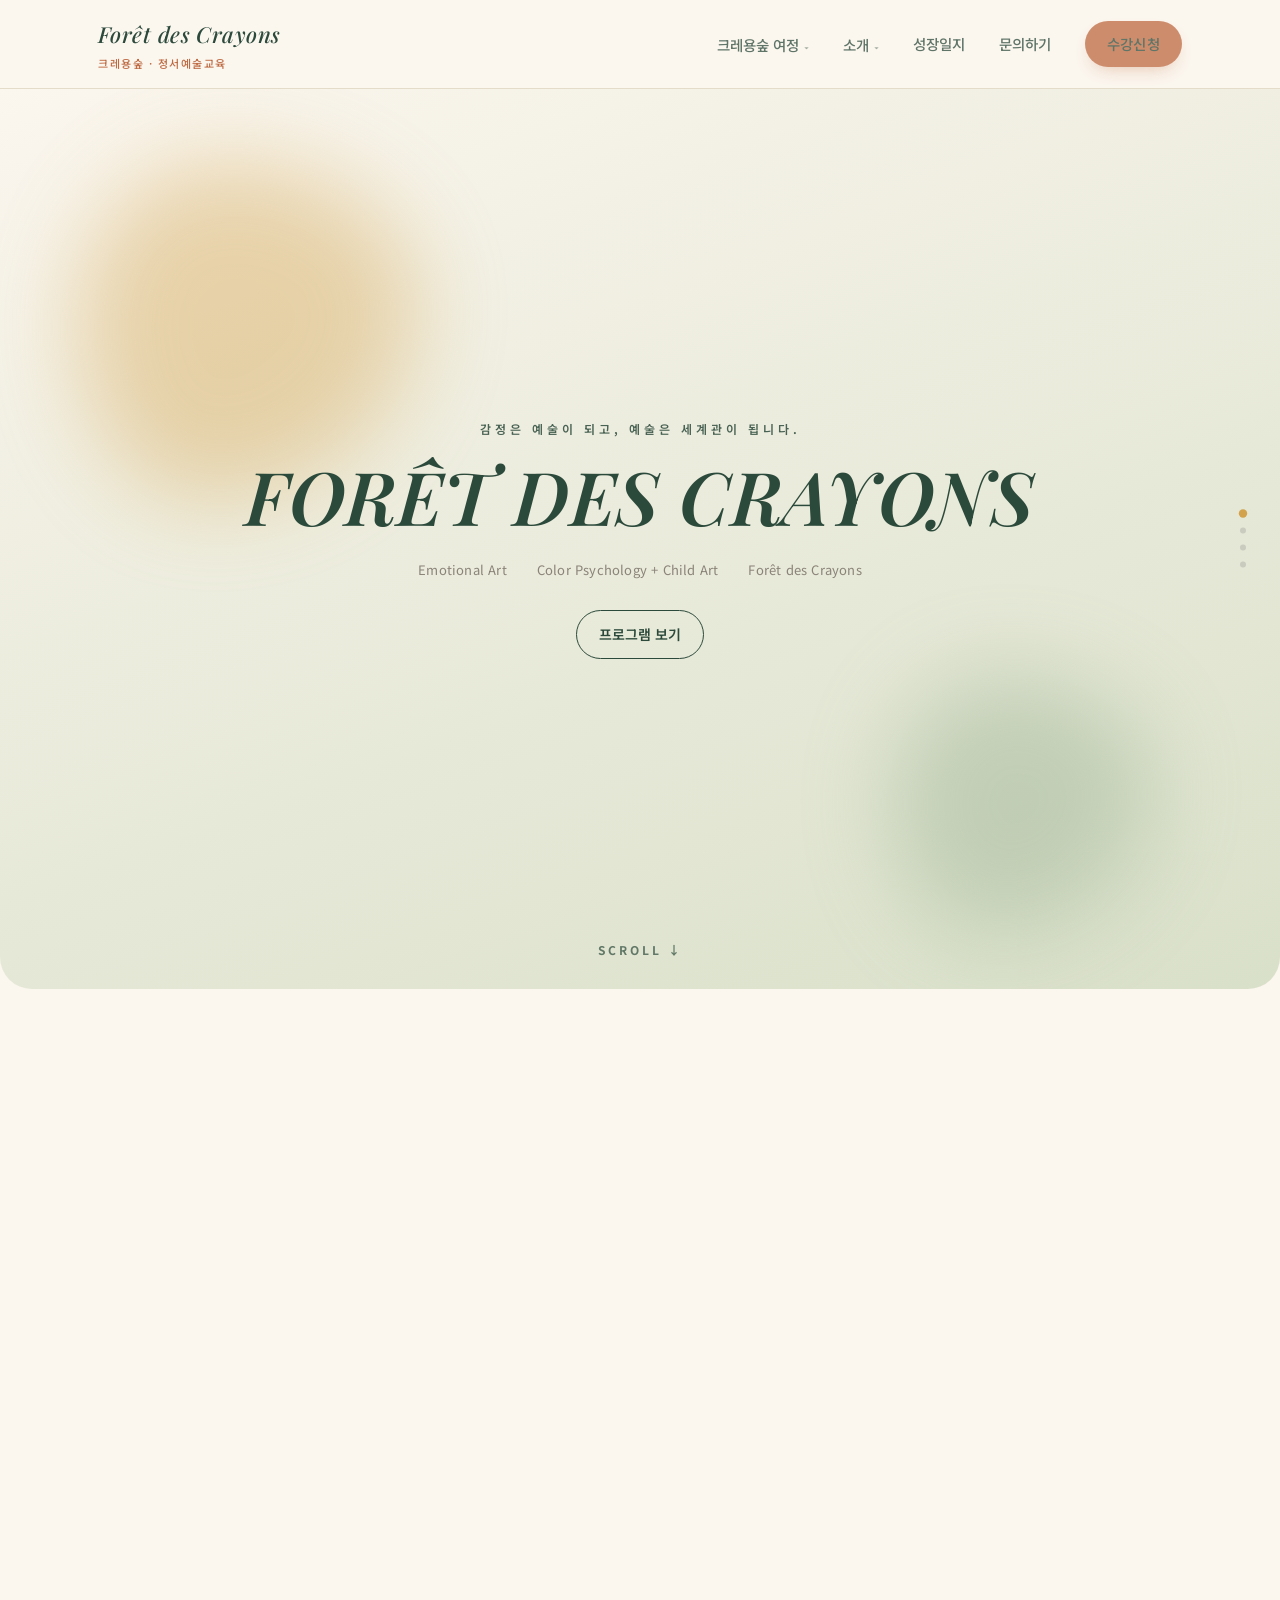
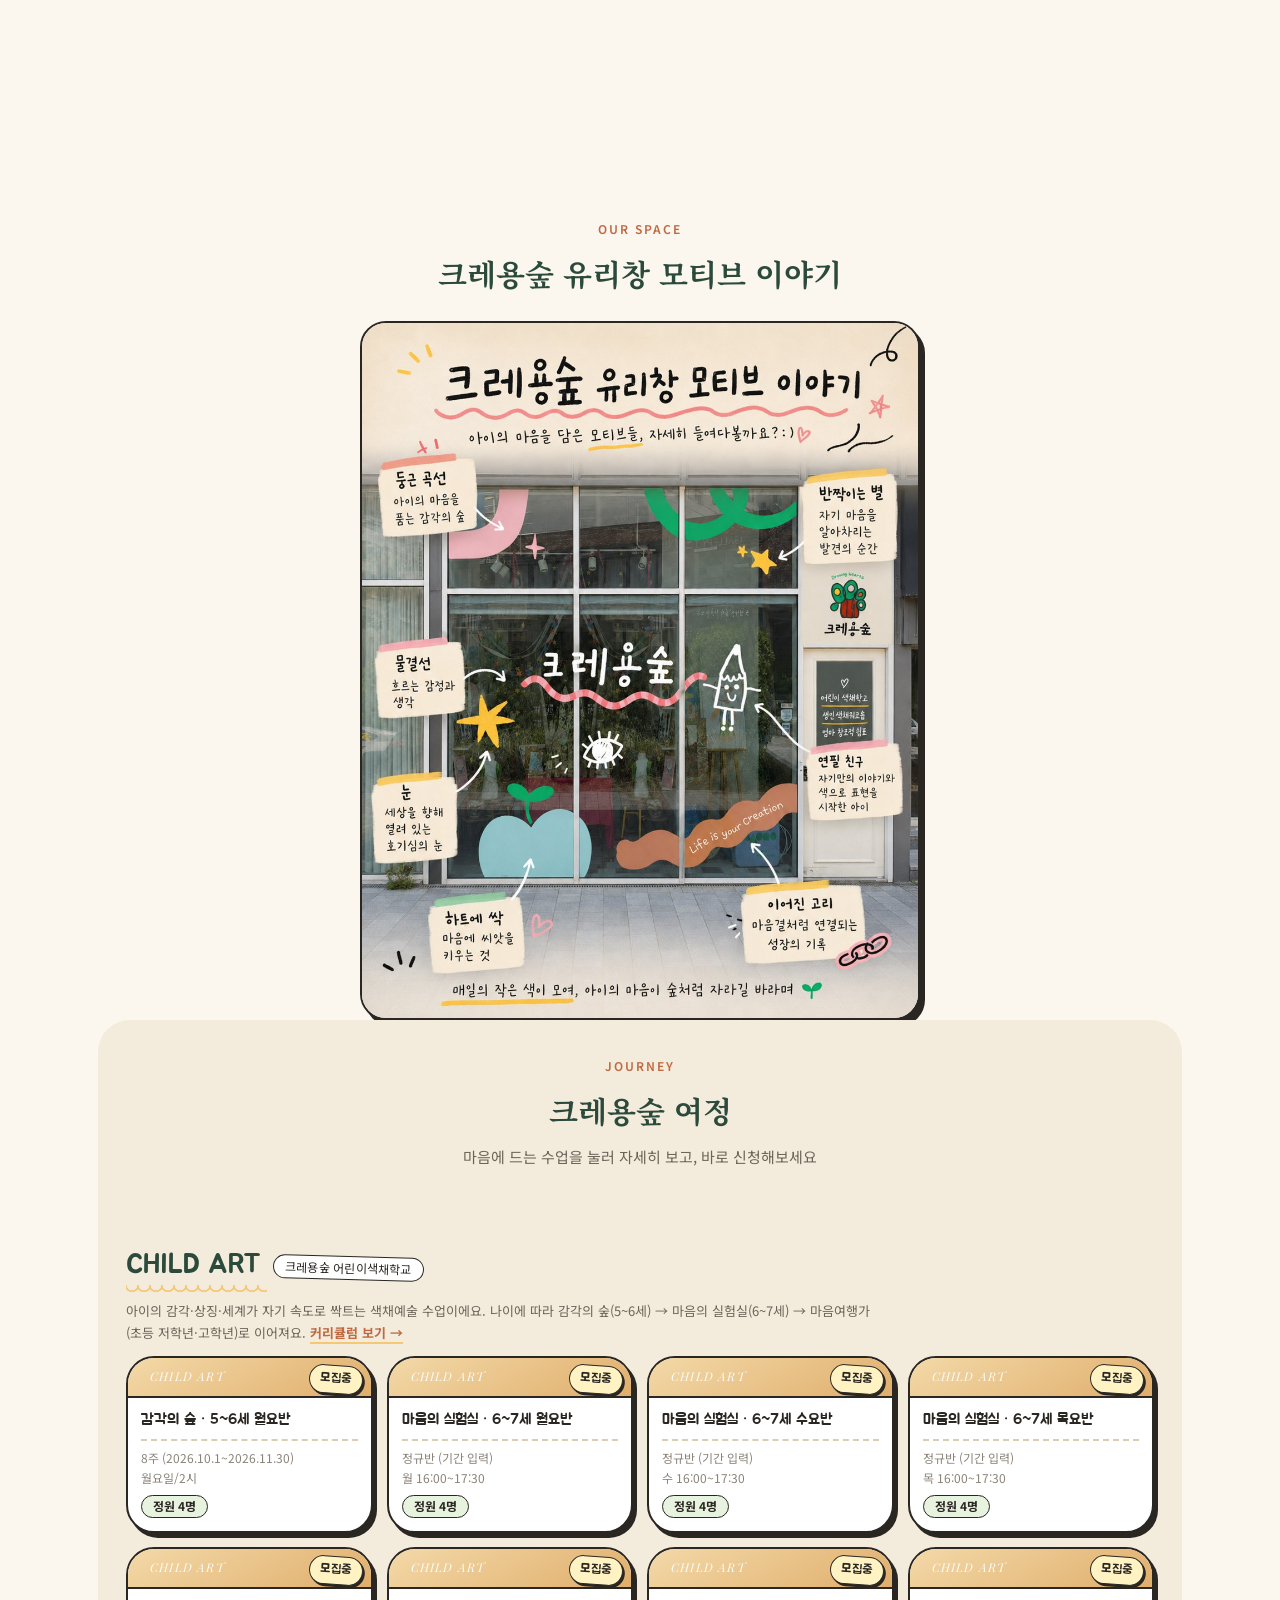
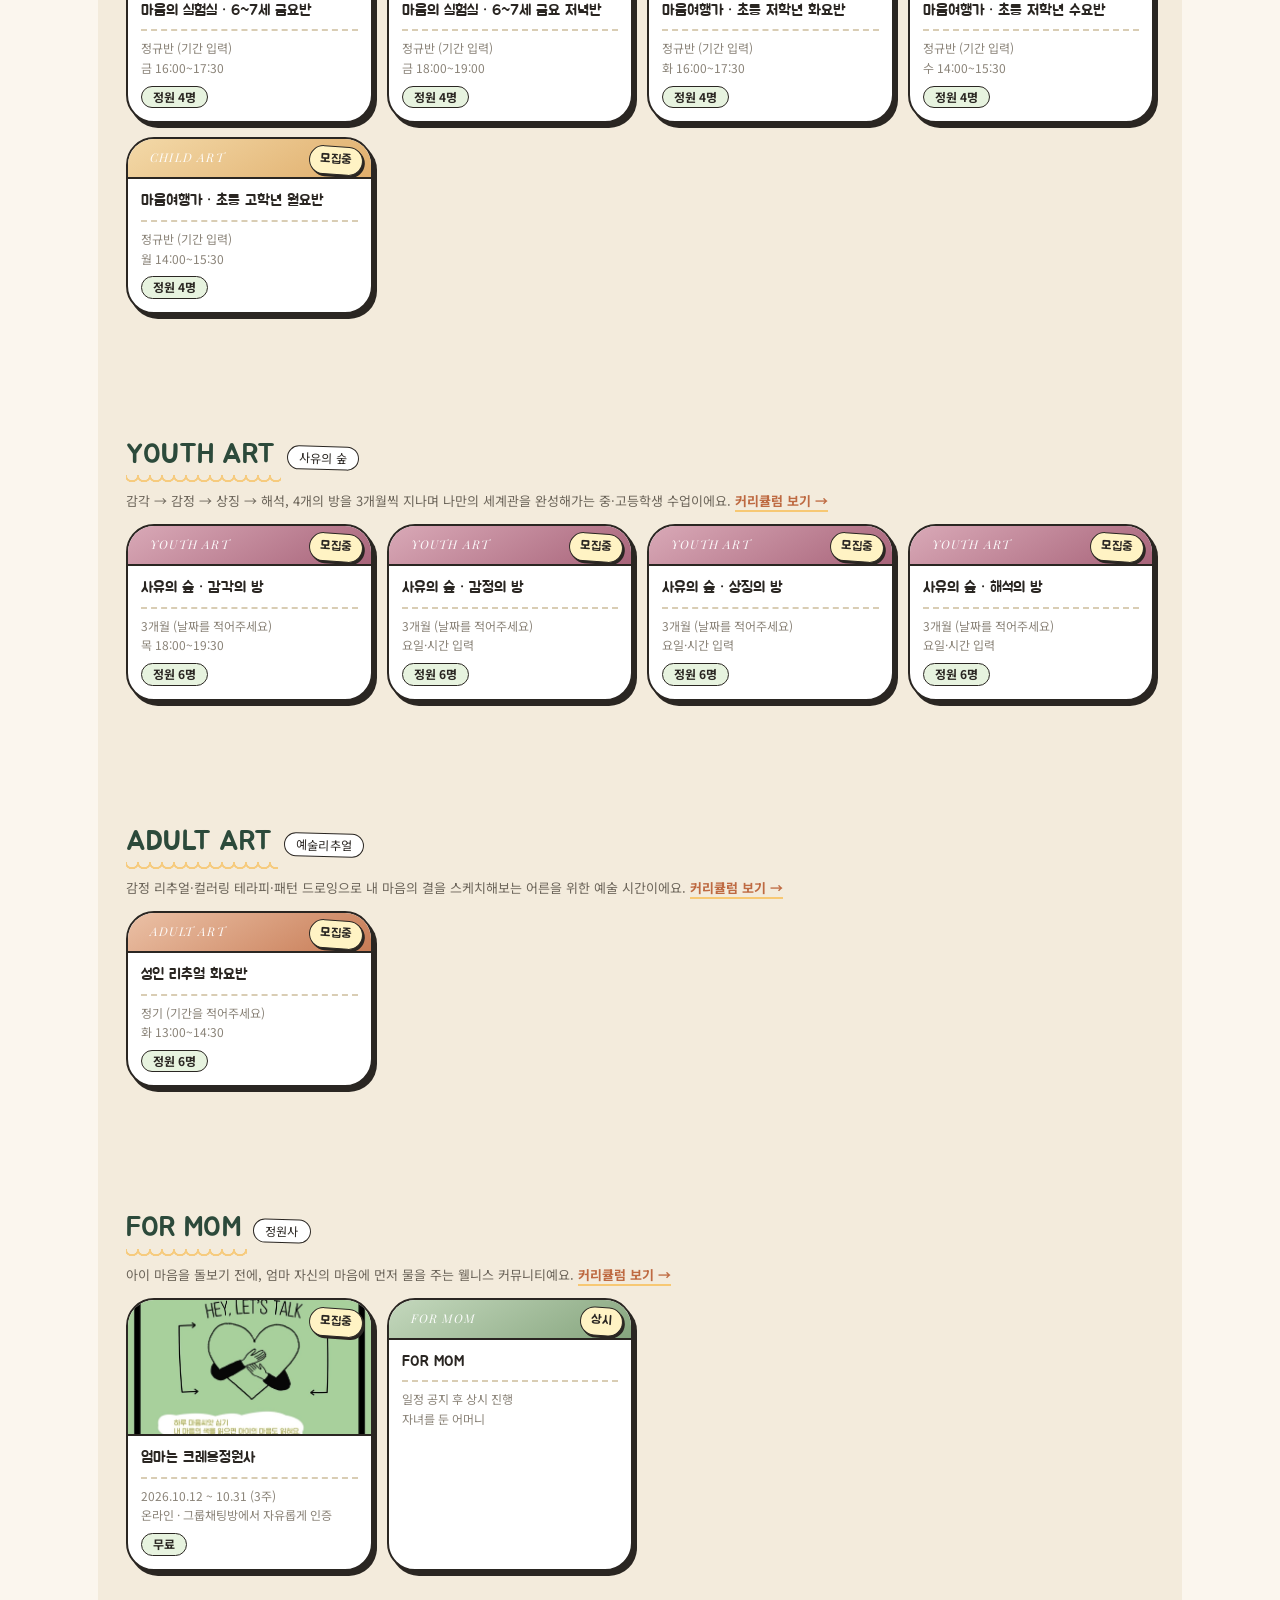
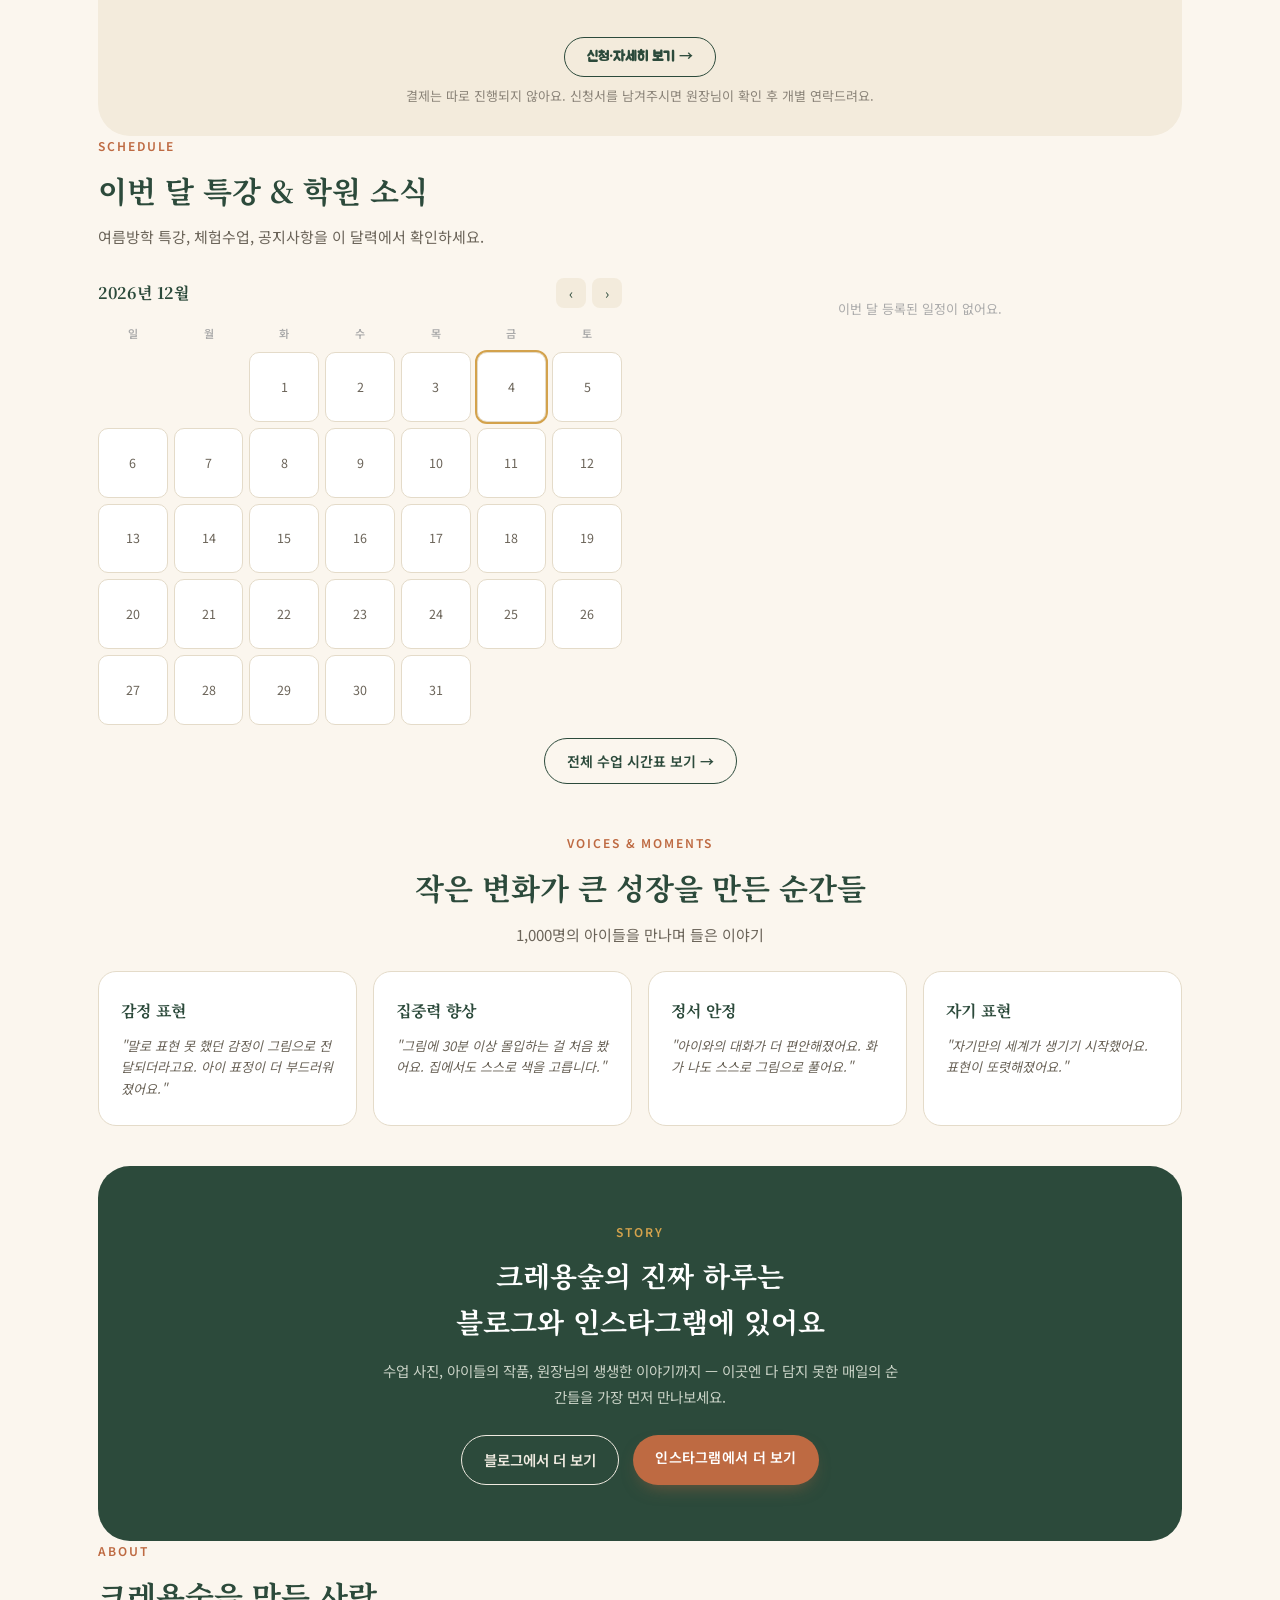
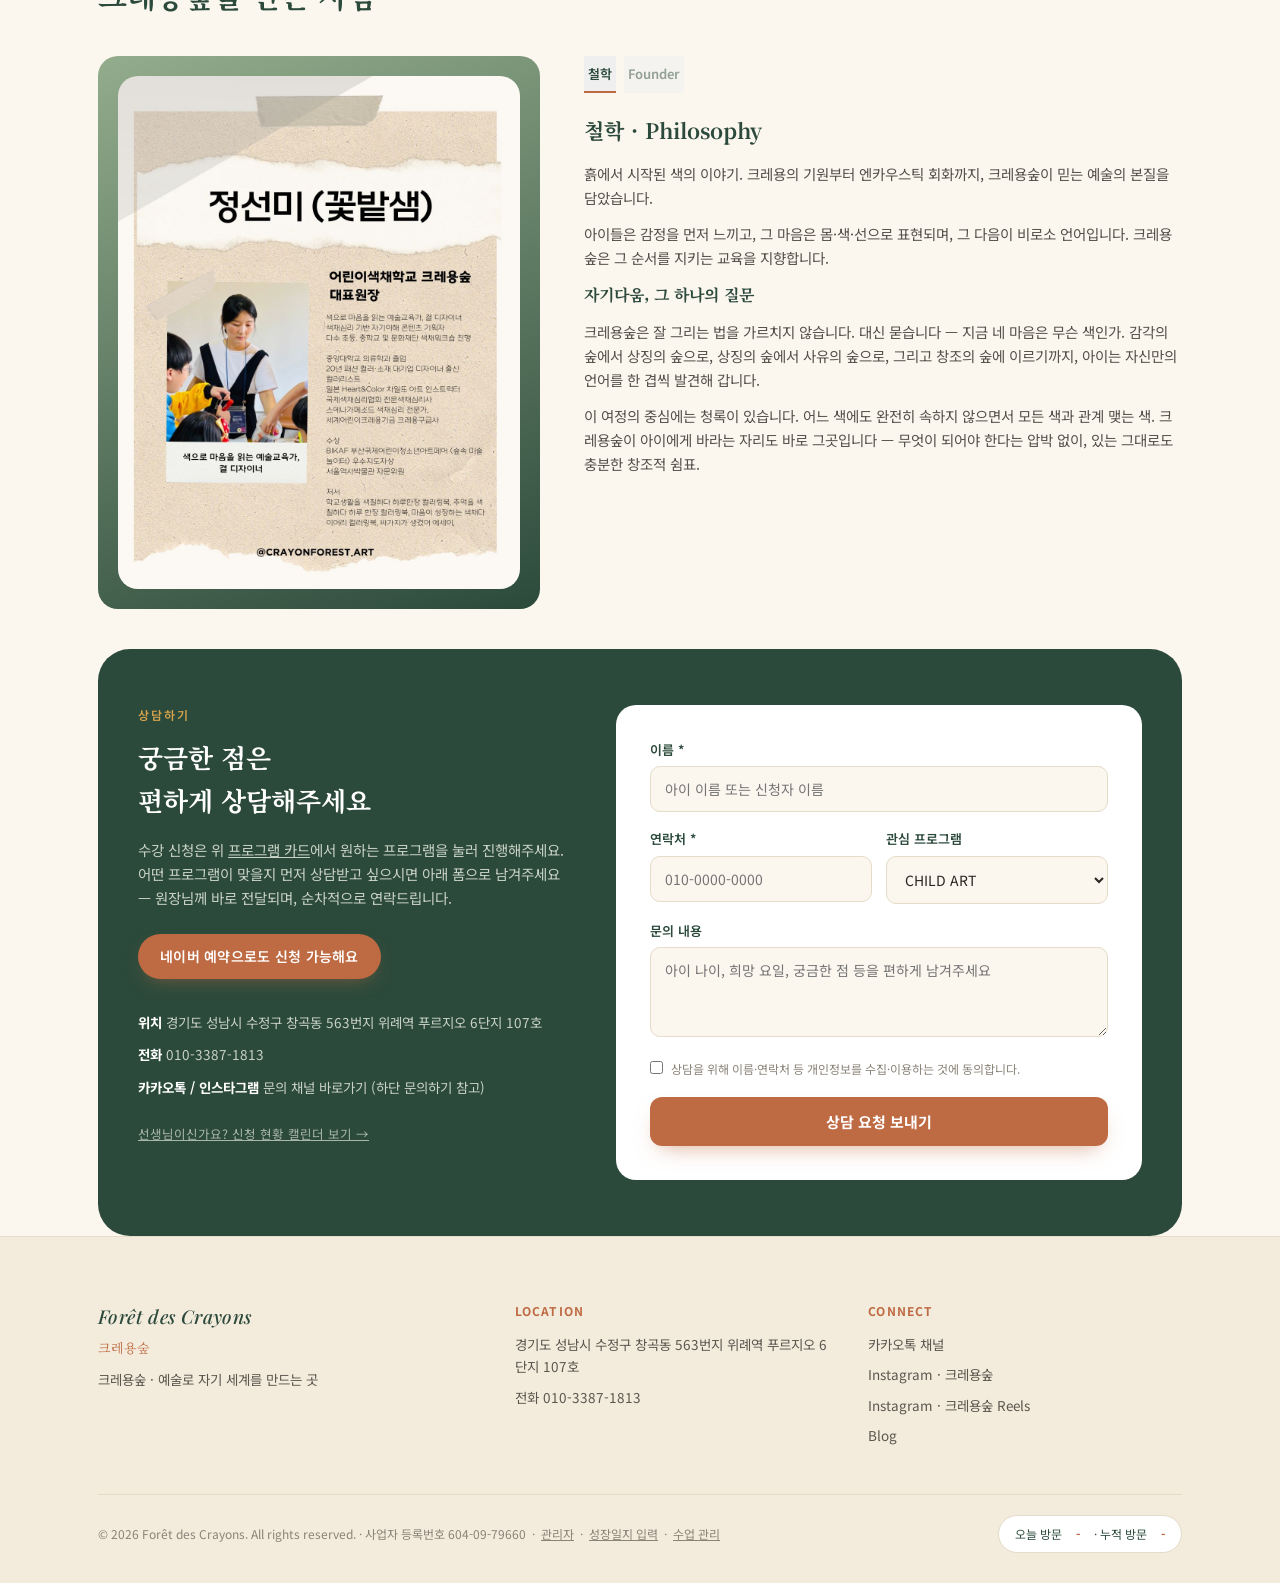
<file: index.html>
<!DOCTYPE html>
<html lang="ko">
<head>
<meta charset="UTF-8">
<meta name="viewport" content="width=device-width, initial-scale=1.0">
<title>크레용숲 | Forêt des Crayons</title>
<link rel="preconnect" href="https://fonts.googleapis.com">
<link href="https://fonts.googleapis.com/css2?family=Playfair+Display:ital,wght@0,500;1,500;1,600&family=Noto+Serif+KR:wght@500;700&family=Noto+Sans+KR:wght@300;400;500;600;700&display=swap" rel="stylesheet">
<link rel="stylesheet" href="css/programs.css">
<style>
  :root{
    --ivory:#FBF6EE;
    --ivory-deep:#F3EBDC;
    --forest:#2C4A3B;
    --forest-soft:#3E5F4C;
    --clay:#BE6A42;
    --gold:#D3A24C;
    --berry:#8B4B5C;
    --sage:#93AC8C;
    --ink:#2A2622;
    --paper:#FFFFFF;
    --line:#E4DBC9;
    --shadow: 0 20px 50px -25px rgba(44,74,59,0.35);
    --radius-lg: 32px;
    --radius-md: 20px;
  }
  *{box-sizing:border-box; margin:0; padding:0;}
  html{scroll-behavior:smooth;}
  body{
    font-family:'Noto Sans KR', sans-serif;
    background:var(--ivory);
    color:var(--ink);
    line-height:1.65;
    -webkit-font-smoothing:antialiased;
  }
  .serif{font-family:'Noto Serif KR', serif;}
  .logotype{font-family:'Playfair Display', serif; font-style:italic; font-weight:500;}
  img,svg{display:block; max-width:100%;}
  a{color:inherit; text-decoration:none;}
  button{font-family:inherit; cursor:pointer; border:none;}
  .eyebrow{
    font-size:12px; letter-spacing:.16em; text-transform:uppercase; font-weight:600;
    color:var(--clay);
  }
  .wrap{max-width:1140px; margin:0 auto; padding:0 28px;}
  section{padding:48px 0; scroll-margin-top:96px;}
  @media(max-width:720px){ section{padding:32px 0;} .wrap{padding:0 20px;} }

  /* ---------- Header ---------- */
  header{
    position:sticky; top:0; z-index:200;
    background:rgba(251,246,238,0.92); backdrop-filter:blur(10px);
    border-bottom:1px solid var(--line);
  }
  .nav-inner{
    max-width:1140px; margin:0 auto; padding:16px 28px;
    display:flex; align-items:center; justify-content:space-between;
  }
  .brand{font-size:22px; color:var(--forest); letter-spacing:.02em;}
  .brand span{font-family:'Noto Sans KR',sans-serif; font-style:normal; font-size:11px; display:block; letter-spacing:.14em; color:var(--clay); margin-top:2px;}
  nav.menu{display:flex; gap:34px; align-items:center;}
  nav.menu a{font-size:14.5px; font-weight:500; color:var(--forest); opacity:.75; transition:opacity .2s;}
  nav.menu a:hover{opacity:1;}
  .cta-btn{
    background:var(--clay); color:#fff; padding:11px 22px; border-radius:999px;
    font-size:14px; font-weight:600; letter-spacing:.02em; white-space:nowrap;
    box-shadow:0 8px 18px -8px rgba(190,106,66,.55);
    transition:transform .18s ease, box-shadow .18s ease;
  }
  .cta-btn:hover{ transform:translateY(-2px); box-shadow:0 12px 22px -8px rgba(190,106,66,.6); }
  .menu-toggle{display:none; background:none; font-size:22px; color:var(--forest);}
  @media(max-width:860px){
    nav.menu{display:none;}
    .menu-toggle{display:block;}
  }
  .mobile-menu{
    display:none; flex-direction:column; gap:2px; padding:10px 20px 18px;
    border-top:1px solid var(--line); background:var(--ivory);
  }
  .mobile-menu.open{display:flex;}
  .mobile-menu a{padding:12px 4px; font-size:15px; font-weight:600; color:var(--forest); border-bottom:1px solid var(--line);}
  .mobile-menu a.cta-btn{border-bottom:none; margin-top:8px;}

  /* ---------- Back to top ---------- */
  .back-to-top{
    position:fixed; right:22px; bottom:22px; z-index:150;
    width:46px; height:46px; border-radius:50%; background:var(--forest); color:#fff;
    display:flex; align-items:center; justify-content:center; font-size:18px;
    box-shadow:0 10px 24px -10px rgba(44,74,59,.6);
    opacity:0; pointer-events:none; transform:translateY(8px); transition:.25s;
  }
  .back-to-top.show{opacity:1; pointer-events:auto; transform:none;}

  .promo-banner{
    display:grid; grid-template-columns:0.9fr 1.1fr; gap:0; background:var(--paper);
    border-radius:var(--radius-md); overflow:hidden; box-shadow:var(--shadow); border:1px solid var(--line);
  }
  @media(max-width:760px){ .promo-banner{grid-template-columns:1fr;} }
  .promo-banner img{width:100%; height:100%; min-height:220px; object-fit:cover; cursor:pointer; display:block;}
  .promo-content{padding:32px 36px; display:flex; flex-direction:column; justify-content:center;}
  .promo-content h3{font-family:'Noto Serif KR',serif; font-size:22px; color:var(--forest); margin:8px 0 12px; line-height:1.5;}
  .promo-content p{font-size:14px; color:#54504a; margin-bottom:18px;}
  .promo-btns{display:flex; gap:10px; flex-wrap:wrap;}

  .popup-reopen{
    display:none; position:fixed; right:22px; bottom:78px; z-index:150;
    background:var(--clay); color:#fff; border:none; border-radius:999px;
    padding:10px 16px; font-size:12.5px; font-weight:600; align-items:center; gap:6px;
    box-shadow:0 10px 24px -10px rgba(190,106,66,.6); cursor:pointer;
  }
  @media(max-width:600px){
    .popup-reopen{
      right:16px; bottom:70px; width:40px; height:40px; padding:0; justify-content:center;
      font-size:0; border-radius:50%;
    }
    .popup-reopen::before{content:"📢"; font-size:16px;}
    .back-to-top{right:16px; bottom:20px; width:40px; height:40px;}
  }

  /* ---------- Events / schedule calendar (public) ---------- */
  .events-wrap{display:grid; grid-template-columns:1fr 1fr; gap:36px; align-items:start;}
  @media(max-width:820px){ .events-wrap{grid-template-columns:1fr;} }
  .ev-cal-head{display:flex; justify-content:space-between; align-items:center; margin-bottom:16px;}
  .ev-cal-head b{font-family:'Noto Serif KR',serif; color:var(--forest); font-size:16px;}
  .ev-nav{display:flex; gap:6px;}
  .ev-nav button{width:30px; height:30px; border-radius:8px; background:var(--ivory-deep); color:var(--forest); font-size:14px;}
  .ev-grid{display:grid; grid-template-columns:repeat(7,1fr); gap:6px;}
  .ev-dow{font-size:11px; text-align:center; color:#aaa; font-weight:600; padding-bottom:4px;}
  .ev-day{aspect-ratio:1; border-radius:10px; background:var(--paper); border:1px solid var(--line); display:flex; flex-direction:column; align-items:center; justify-content:center; font-size:12.5px; color:#6b6459;}
  .ev-day.today{outline:2px solid var(--gold);}
  .ev-day.has-ev{background:var(--forest); color:#fff; font-weight:700; cursor:pointer;}
  .ev-day.empty{background:transparent; border:none;}
  .ev-poster{display:block; max-width:430px; border:2px solid #2A2622; border-radius:22px; overflow:hidden; box-shadow:4px 5px 0 #2A2622; margin:0 0 18px; background:#fff; transition:transform .2s;}
  .ev-poster:hover{transform:translateY(-3px) rotate(-.6deg);}
  .ev-poster img{display:block; width:100%; height:auto;}
  .ev-poster span{display:block; padding:9px 14px; font-size:13px; font-weight:600; color:var(--forest); border-top:2px solid #2A2622; background:#FFF3C4;}
  .ev-list{display:flex; flex-direction:column; gap:12px;}
  .ev-item{background:var(--paper); border:1px solid var(--line); border-radius:14px; padding:16px 18px; display:flex; gap:14px; align-items:flex-start;}
  .ev-date-badge{background:var(--ivory-deep); border-radius:10px; padding:8px 12px; text-align:center; min-width:52px;}
  .ev-date-badge .d{font-family:'Noto Serif KR',serif; font-size:17px; color:var(--forest); font-weight:700;}
  .ev-date-badge .m{font-size:10.5px; color:var(--clay); font-weight:700;}
  .ev-item h4{font-size:14.5px; color:var(--forest); margin-bottom:3px;}
  .ev-item p{font-size:12.5px; color:#6b6459;}
  .ev-item{transition:box-shadow .3s, border-color .3s;}
  .ev-item-pulse{box-shadow:0 0 0 3px var(--gold); border-color:var(--gold);}

  /* ---------- Admin login gate ---------- */
  .admin-login-card{max-width:320px; margin:0 auto; text-align:center;}
  .admin-login-card input{width:100%; border:1.5px solid var(--line); border-radius:10px; padding:12px 14px; font-size:14px; margin:14px 0; text-align:center;}
  .admin-login-card .err{color:#c0554f; font-size:12.5px; min-height:18px;}


  /* ---------- Popup ---------- */
  .popup-overlay{
    position:fixed; inset:0; background:rgba(42,38,34,.5); z-index:500;
    display:none; align-items:center; justify-content:center; padding:20px;
  }
  .popup-overlay.show{display:flex;}
  .popup-card{
    background:var(--paper); border-radius:24px; max-width:400px; width:100%;
    overflow:hidden; box-shadow:0 30px 70px -20px rgba(0,0,0,.4);
    animation:popIn .35s ease;
  }
  @keyframes popIn{from{opacity:0; transform:translateY(16px) scale(.97);} to{opacity:1; transform:none;}}
  .popup-banner{
    height:150px; background:linear-gradient(135deg,var(--gold),var(--clay));
    display:flex; align-items:center; justify-content:center; color:#fff;
    font-family:'Noto Serif KR',serif; font-size:17px; text-align:center; padding:16px;
    position:relative; overflow:hidden;
  }
  .popup-banner.has-image{padding:0;}
  .popup-banner img{width:100%; height:100%; object-fit:cover; display:block; cursor:pointer;}
  .popup-more{font-size:12.5px; color:var(--clay); text-decoration:underline; display:inline-block; margin-top:2px;}
  .popup-body{padding:24px;}
  .popup-body h3{font-family:'Noto Serif KR',serif; font-size:19px; color:var(--forest); margin-bottom:8px;}
  .popup-body p{font-size:14px; color:#5b564e; margin-bottom:10px;}
  .popup-actions{display:flex; justify-content:space-between; align-items:center; margin-top:8px;}
  .popup-check{font-size:12.5px; color:#8a8378; display:flex; gap:6px; align-items:center;}
  .popup-close{font-size:13px; font-weight:600; color:var(--forest); text-decoration:underline;}

  /* ---------- Hero (scroll) ---------- */
  .hero-scroll{height:370vh; position:relative;}
  .hero-panel{
    position:sticky; top:0; height:100vh; display:flex; align-items:center; justify-content:center;
    flex-direction:column; text-align:center; overflow:hidden; border-radius:0 0 var(--radius-lg) var(--radius-lg);
  }
  @media(max-width:720px){ .hero-scroll{height:340vh;} }
  .hp-bg{position:absolute; inset:0; opacity:0; transition:opacity 1s ease; overflow:hidden;}
  .hp-bg.on{opacity:1;}
  #hbg1{background:linear-gradient(160deg,var(--ivory),#D9E0C9);}
  #hbg2{background:linear-gradient(160deg,var(--sage),var(--forest-soft));}
  #hbg3{background:linear-gradient(160deg,var(--ivory),#EFE6D0);}
  #hbg4{background:linear-gradient(160deg,var(--forest),#16281E);}
  .blob{position:absolute; filter:blur(46px); opacity:.35; animation:heroDrift 19s ease-in-out infinite; border-radius:42% 58% 63% 37% / 47% 42% 58% 53%;}
  @keyframes heroDrift{
    0%{transform:translate(0,0) scale(1) rotate(0deg); border-radius:42% 58% 63% 37% / 47% 42% 58% 53%;}
    25%{transform:translate(140px,-110px) scale(1.3) rotate(20deg); border-radius:58% 42% 39% 61% / 41% 60% 40% 59%;}
    50%{transform:translate(-100px,90px) scale(.78) rotate(-14deg); border-radius:35% 65% 55% 45% / 62% 38% 55% 45%;}
    75%{transform:translate(110px,60px) scale(1.15) rotate(10deg); border-radius:63% 37% 46% 54% / 40% 55% 45% 60%;}
    100%{transform:translate(0,0) scale(1) rotate(0deg); border-radius:42% 58% 63% 37% / 47% 42% 58% 53%;}
  }
  .hp-content{
    position:absolute; inset:0; z-index:2; display:flex; flex-direction:column; align-items:center; justify-content:center;
    padding:0 30px; opacity:0; transform:translateY(18px); transition:opacity .8s ease, transform .8s ease;
  }
  .hp-content > *{max-width:760px;}
  .hp-content.on{opacity:1; transform:translateY(0);}
  .hp-eyebrow{font-size:12px; letter-spacing:4px; text-transform:uppercase; font-weight:600; margin-bottom:18px; opacity:.85;}
  .hp-title{font-family:'Noto Serif KR',serif; font-size:clamp(24px,4.6vw,46px); line-height:1.4; font-weight:700;}
  .hp-title em{font-style:normal; color:var(--gold);}
  #hpanel1 .hp-eyebrow, #hpanel1 .hp-title, #hpanel3 .hp-eyebrow, #hpanel3 .hp-title{color:var(--forest);}
  #hpanel2 .hp-eyebrow, #hpanel2 .hp-title, #hpanel4 .hp-eyebrow, #hpanel4 .hp-title{color:#fff;}
  .hp-sub{margin-top:18px; font-size:15px; font-weight:300; line-height:1.8;}
  #hpanel1 .hp-sub, #hpanel3 .hp-sub{color:#4b5548;}
  #hpanel2 .hp-sub, #hpanel4 .hp-sub{color:#e7ecdf;}
  .hero-scroll .scroll-hint{position:absolute; bottom:30px; left:50%; transform:translateX(-50%); font-size:12px; font-weight:700; letter-spacing:3px; z-index:6; opacity:.85; animation:bob 2s infinite; color:var(--forest);}
  @keyframes bob{0%,100%{transform:translate(-50%,0);} 50%{transform:translate(-50%,8px);}}
  .hero-dots{position:absolute; right:34px; top:50%; transform:translateY(-50%); z-index:3; display:flex; flex-direction:column; gap:11px;}
  .hero-dots span{width:6px; height:6px; border-radius:50%; background:#999; opacity:.35; transition:.3s;}
  .hero-dots span.on{opacity:1; background:var(--gold); transform:scale(1.4);}
  .flow-mini{margin-top:28px; display:flex; align-items:center; justify-content:center; gap:10px; flex-wrap:wrap; color:#fff;}
  .flow-mini span{display:flex; flex-direction:column; align-items:center; gap:6px; font-size:11px; letter-spacing:1.5px; font-weight:700; opacity:0; transform:translateY(14px) scale(.85); transition:opacity .55s ease, transform .55s cubic-bezier(.34,1.56,.64,1);}
  .flow-mini span.fm-in{opacity:.95; transform:translateY(0) scale(1);}
  .flow-mini .fdot{width:9px; height:9px; border-radius:50%; box-shadow:0 0 10px 2px rgba(255,255,255,.25);}
  .flow-mini span em{font-style:normal; font-family:'Noto Serif KR',serif; font-size:14px; letter-spacing:0; font-weight:400; opacity:.85;}
  .flow-mini b{opacity:0; width:18px; overflow:hidden; display:inline-block; font-weight:400; transition:opacity .4s ease;}
  .flow-mini b.fm-in{opacity:.5;}
  .hero-btns{display:flex; gap:12px; flex-wrap:wrap; justify-content:center; margin-top:30px;}
  .btn-outline{
    border:1.5px solid var(--forest); color:var(--forest); padding:12px 22px; border-radius:999px;
    font-size:14px; font-weight:600;
  }
  #hpanel4 .btn-outline{border-color:#fff; color:#fff;}

  /* ---------- Pebble reveal ---------- */
  .pebble-section{padding:100px 28px 70px; text-align:center; background:var(--ivory); position:relative; overflow:hidden;}
  .pebble-lead{font-family:'Noto Serif KR',serif; font-size:clamp(18px,2.4vw,26px); color:var(--ink); line-height:1.7; max-width:820px; margin:0 auto 64px;}
  .pebble-lead b{font-weight:700;}
  .pebble-lead .c1{color:var(--sage);} .pebble-lead .c2{color:var(--gold);}
  .pebble-row{display:flex; justify-content:center; gap:26px; flex-wrap:nowrap; max-width:1080px; margin:0 auto;}
  @media(max-width:760px){ .pebble-row{flex-wrap:wrap;} }
  @media(min-width:1150px){
    .pebble-row{max-width:1300px; gap:40px;}
    .pebble, .pebble-circle{width:230px; height:230px;}
  }
  .pebble{width:190px; display:flex; flex-direction:column; align-items:center; opacity:0; transform:scale(.15) rotate(-8deg); transition:opacity .8s cubic-bezier(.34,1.56,.64,1), transform .8s cubic-bezier(.34,1.56,.64,1);}
  .pebble.in{opacity:1; transform:scale(1) rotate(0deg);}
  .pebble.in .pebble-circle{animation:pebbleWobble 6s ease-in-out .8s infinite;}
  .pebble-circle{
    width:190px; height:190px; border-radius:58% 42% 63% 37% / 41% 57% 43% 59%;
    display:flex; align-items:center; justify-content:center; position:relative; overflow:hidden;
    color:#fff; font-family:'Noto Serif KR',serif; font-size:13px; line-height:1.55; text-align:center; padding:20px;
    box-shadow:0 20px 40px -18px rgba(0,0,0,.35);
  }
  .pebble-circle svg{position:absolute; inset:0; width:100%; height:100%;}
  .pebble-circle .tint{position:absolute; inset:0; mix-blend-mode:multiply; opacity:.72;}
  .pebble-circle .scrim{position:absolute; inset:0; background:linear-gradient(180deg, rgba(0,0,0,0) 35%, rgba(20,20,15,.55) 100%);}
  .pebble-circle .ptext{position:relative; z-index:2;}
  @keyframes pebbleWobble{
    0%,100%{border-radius:58% 42% 63% 37% / 41% 57% 43% 59%;}
    50%{border-radius:42% 58% 39% 61% / 57% 41% 61% 43%;}
  }
  .pebble-tag{margin-top:20px; padding:8px 20px; border-radius:999px; border:1.5px solid; font-size:12px; font-weight:700; letter-spacing:1px;}
  .pebble-note{margin-top:64px; font-size:14px; color:var(--clay); font-weight:600;}

  /* ---------- Intro loader: blobs drift -> crayons appear/disappear -> title reveal ---------- */
  .intro-loader{
    position:fixed; inset:0; z-index:150; background:var(--ivory);
    display:flex; align-items:center; justify-content:center; overflow:hidden;
    transition:opacity .9s ease;
  }
  .intro-loader.hide{opacity:0; pointer-events:none;}
  .intro-loader .blob{animation-duration:14s;}
  .intro-crayons{position:relative; z-index:2; display:flex; align-items:flex-end; gap:26px;}
  .intro-crayon{width:52px; opacity:0; transform:translateY(46px) scale(.4) rotate(-14deg); animation:crayonInOut 3.8s ease forwards;}
  .intro-crayon svg{width:100%; display:block; filter:drop-shadow(0 10px 14px rgba(0,0,0,.15));}
  @keyframes crayonInOut{
    0%{opacity:0; transform:translateY(46px) scale(.4) rotate(-14deg);}
    14%{opacity:1; transform:translateY(0) scale(1.1) rotate(5deg);}
    24%{opacity:1; transform:translateY(0) scale(1) rotate(-3deg);}
    40%{transform:translateY(-4px) scale(1) rotate(2deg);}
    60%{transform:translateY(0) scale(1) rotate(-2deg);}
    82%{opacity:1; transform:translateY(-4px) scale(1) rotate(1deg);}
    100%{opacity:0; transform:translateY(-58px) scale(.5) rotate(12deg);}
  }
  @media(max-width:600px){ .intro-crayons{gap:16px;} .intro-crayon{width:36px;} }

  .hp-title.brand-title{
    font-family:'Playfair Display',serif; font-style:italic; font-weight:600;
    font-size:clamp(26px,6.4vw,74px); letter-spacing:.5px; line-height:1.05; color:var(--forest);
    white-space:nowrap; width:max-content; max-width:92vw; margin:0 auto;
  }
  .hp-taglist{
    margin-top:24px; display:flex; gap:30px; flex-wrap:wrap; align-items:center; justify-content:center;
    font-size:13px; color:#8a8378; letter-spacing:.2px;
  }

  /* ---------- Mobile fallback: no scroll-jacking, everything flows normally ---------- */
  @media(max-width:760px){
    .hero-scroll{height:auto;}
    .hero-panel{position:relative; height:auto; overflow:visible; padding:56px 0; background:linear-gradient(180deg,var(--ivory),#EDE4CE);}
    .hp-bg{display:none;}
    #hpanel1, #hpanel3{color:var(--forest);}
    #hpanel2, #hpanel4{background:var(--forest); border-radius:24px; padding:36px 22px; margin-left:16px; margin-right:16px; max-width:none !important; width:auto;}
    .hp-content{position:relative; opacity:1 !important; transform:none !important; max-width:100% !important; padding:0 22px; margin-bottom:64px;}
    .hp-content:last-of-type{margin-bottom:0;}
    #hpanel3{padding:0 12px;}
    .pebble-row{gap:20px;}
    .pebble{opacity:1 !important; transform:none !important; width:150px;}
    .pebble-circle{width:150px; height:150px; font-size:11.5px;}
    .flow-mini span, .flow-mini b{opacity:.95 !important; transform:none !important;}
    .scroll-hint, .hero-dots{display:none;}
  }

  /* ---------- Programs ---------- */
  .program-section{background:var(--ivory-deep); border-radius:var(--radius-lg); }
  .section-head{text-align:center; margin-bottom:24px;}
  .motif-fig{max-width:560px; margin:0 auto; border:2px solid #2A2622; border-radius:26px; overflow:hidden; box-shadow:5px 6px 0 #2A2622; background:#fff;}
  .motif-fig img{display:block; width:100%; height:auto;}
  .section-head h2{font-family:'Noto Serif KR',serif; font-size:clamp(22px,3vw,30px); color:var(--forest); margin-top:10px;}
  .section-head p{color:#6b6459; margin-top:10px; font-size:15px;}

  .tabs{display:flex; justify-content:center; gap:10px; flex-wrap:wrap; margin-bottom:36px;}
  .tab-btn{
    background:var(--paper); border:1.5px solid var(--line); color:var(--forest);
    padding:11px 22px; border-radius:999px; font-size:14px; font-weight:600; transition:.2s;
  }
  .tab-btn.active{ color:#fff; border-color:transparent; }
  .tab-btn[data-c="gold"].active{ background:var(--gold); }
  .tab-btn[data-c="berry"].active{ background:var(--berry); }
  .tab-btn[data-c="clay"].active{ background:var(--clay); }
  .tab-btn[data-c="sage"].active{ background:var(--sage); }

  .program-panel{
    background:var(--paper); border-radius:var(--radius-md); padding:44px;
    display:grid; grid-template-columns:1.1fr 1fr; gap:40px; box-shadow:var(--shadow);
    border-top:5px solid var(--gold); transition:border-color .3s;
  }
  @media(max-width:820px){ .program-panel{grid-template-columns:1fr; padding:28px;} }
  .p-title .eyebrow{margin-bottom:8px;}
  .p-title h3{font-family:'Noto Serif KR',serif; font-size:24px; color:var(--forest);}
  .p-title .p-en{font-family:'Playfair Display',serif; font-style:italic; color:var(--clay); font-size:15px; margin-top:2px;}
  .p-meta{display:flex; gap:18px; margin-top:16px; flex-wrap:wrap;}
  .p-meta div{font-size:12.5px; color:#847d70;}
  .p-meta b{display:block; color:var(--forest); font-size:14px; margin-top:2px;}
  .p-desc{margin-top:18px; font-size:14.5px; color:#54504a;}
  .p-fit{background:var(--ivory-deep); border-radius:14px; padding:20px 22px;}
  .p-fit b{font-size:13px; color:var(--clay); display:block; margin-bottom:10px;}
  .p-fit ul{list-style:none; display:flex; flex-direction:column; gap:8px;}
  .p-fit li{font-size:13.5px; color:#4b463f; padding-left:16px; position:relative;}
  .p-fit li::before{content:"·"; position:absolute; left:0; color:var(--gold); font-weight:900;}


  .p-cta{margin-top:18px;}

  /* ---------- Moments ---------- */
  .moments-grid{display:grid; grid-template-columns:repeat(4,1fr); gap:16px;}
  @media(max-width:900px){ .moments-grid{grid-template-columns:repeat(2,1fr);} }
  @media(max-width:520px){ .moments-grid{grid-template-columns:1fr;} }
  .moment-card{
    background:var(--paper); border-radius:18px; padding:26px 22px; border:1px solid var(--line);
  }
  .moment-card h4{font-family:'Noto Serif KR',serif; color:var(--forest); font-size:16px; margin-bottom:10px;}
  .moment-card p{font-size:13px; color:#6b6459; font-style:italic;}

  /* ---------- About/Founder ---------- */
  .about-wrap{display:grid; grid-template-columns:0.85fr 1.15fr; gap:44px; align-items:start;}
  @media(max-width:820px){ .about-wrap{grid-template-columns:1fr;} }
  .founder-photo{
    aspect-ratio:4/5; border-radius:var(--radius-md); background:linear-gradient(160deg,var(--sage),var(--forest));
    display:flex; align-items:center; justify-content:center; color:rgba(255,255,255,.85); font-size:13px; text-align:center; padding:20px;
    overflow:hidden;
  }
  .founder-photo img{width:100%; height:100%; object-fit:cover; border-radius:var(--radius-md);}
  .about-tabs{display:flex; gap:8px; margin-bottom:20px;}
  .about-tab{font-size:13px; font-weight:600; color:var(--forest); opacity:.5; padding:8px 4px; border-bottom:2px solid transparent;}
  .about-tab.active{opacity:1; border-color:var(--clay);}
  .about-panel h3{font-family:'Noto Serif KR',serif; color:var(--forest); font-size:21px; margin-bottom:14px;}
  .about-panel p{font-size:14.5px; color:#54504a; margin-bottom:12px;}
  .sample-flag{display:inline-block; margin-top:10px; font-size:11.5px; background:#FCEFD8; color:var(--clay); padding:4px 10px; border-radius:8px; font-weight:600;}

  /* ---------- Registration ---------- */
  .reg-section{background:var(--forest); border-radius:var(--radius-lg); color:#EFEAE0; margin-top:40px;}
  .story-card{background:var(--forest); border-radius:var(--radius-lg); padding:56px 40px; text-align:center; margin-top:40px;}
  .story-btn-outline{border:1.5px solid #EFEAE0; color:#EFEAE0; padding:12px 22px; border-radius:999px; font-size:14.5px; font-weight:600; transition:opacity .2s;}
  .story-btn-outline:hover{opacity:.8;}
  .reg-inner{display:grid; grid-template-columns:0.9fr 1.1fr; gap:48px;}
  @media(max-width:860px){ .reg-inner{grid-template-columns:1fr;} }
  .reg-side .eyebrow{color:var(--gold);}
  .reg-side h2{font-family:'Noto Serif KR',serif; font-size:clamp(21px,2.4vw,26px); margin:12px 0 16px; color:#fff;}
  .reg-side p{font-size:14.5px; color:#C9D2C6; margin-bottom:10px;}
  .reg-info{margin-top:26px; display:flex; flex-direction:column; gap:10px; font-size:13.5px; color:#C9D2C6;}
  .reg-info b{color:#fff;}
  .admin-link{
    margin-top:26px; display:inline-block; font-size:12.5px; color:#C9D2C6; text-decoration:underline; opacity:.8;
  }
  .form-card{background:var(--paper); border-radius:var(--radius-md); padding:34px; color:var(--ink);}
  .field{margin-bottom:16px;}
  .field label{display:block; font-size:13px; font-weight:600; color:var(--forest); margin-bottom:6px;}
  .field input, .field select, .field textarea{
    width:100%; border:1.5px solid var(--line); border-radius:10px; padding:12px 14px;
    font-family:inherit; font-size:14px; background:var(--ivory); color:var(--ink);
  }
  .field textarea{min-height:90px; resize:vertical;}
  .field-row{display:grid; grid-template-columns:1fr 1fr; gap:14px;}
  @media(max-width:520px){ .field-row{grid-template-columns:1fr;} }
  .consent{display:flex; align-items:flex-start; gap:8px; font-size:12px; color:#8a8378; margin-bottom:18px;}
  .submit-btn{
    width:100%; background:var(--clay); color:#fff; padding:14px; border-radius:12px; font-size:15px; font-weight:700;
    box-shadow:0 10px 22px -10px rgba(190,106,66,.6);
  }
  .toast{
    margin-top:14px; background:#EAF3E9; color:var(--forest); border-radius:10px; padding:12px 16px;
    font-size:13.5px; display:none;
  }
  .toast.show{display:block;}

  /* ---------- Admin calendar modal ---------- */
  .admin-overlay{
    position:fixed; inset:0; background:rgba(42,38,34,.55); z-index:500; display:none;
    align-items:center; justify-content:center; padding:20px;
  }
  .admin-overlay.show{display:flex;}
  .admin-modal{
    background:var(--paper); border-radius:24px; max-width:640px; width:100%; max-height:86vh; overflow-y:auto;
    padding:30px;
  }
  .admin-head{display:flex; justify-content:space-between; align-items:center; margin-bottom:6px;}
  .admin-head h3{font-family:'Noto Serif KR',serif; color:var(--forest); font-size:20px;}
  .admin-close{font-size:22px; color:#aaa; line-height:1;}
  .admin-sub{font-size:13px; color:#8a8378; margin-bottom:20px;}
  .cal-grid{display:grid; grid-template-columns:repeat(7,1fr); gap:6px; margin-bottom:22px;}
  .cal-dow{font-size:11px; text-align:center; color:#aaa; font-weight:600; padding-bottom:4px;}
  .cal-day{
    aspect-ratio:1; border-radius:10px; background:var(--ivory-deep); display:flex; flex-direction:column;
    align-items:center; justify-content:center; font-size:12.5px; color:#6b6459; cursor:default; position:relative;
  }
  .cal-day.today{outline:2px solid var(--gold);}
  .cal-day.has-reg{background:#FCEFD8; color:var(--clay); font-weight:700; cursor:pointer;}
  .cal-day .reg-dot{width:5px; height:5px; border-radius:50%; background:var(--clay); margin-top:2px;}
  .cal-day.empty{background:transparent;}
  .reg-list h4{font-size:13.5px; color:var(--forest); margin-bottom:10px;}
  .reg-item{border:1px solid var(--line); border-radius:12px; padding:12px 14px; margin-bottom:10px; font-size:13px;}
  .reg-item .top{display:flex; justify-content:space-between; font-weight:700; color:var(--forest); margin-bottom:4px;}
  .reg-item .tag{font-size:11px; background:var(--ivory-deep); color:var(--clay); padding:2px 8px; border-radius:6px;}
  .reg-empty{font-size:13px; color:#aaa; text-align:center; padding:20px 0;}

  /* ---------- Footer ---------- */
  footer{background:var(--ivory-deep); border-top:1px solid var(--line);}
  .foot-grid{display:grid; grid-template-columns:1.2fr 1fr 1fr; gap:40px;}
  @media(max-width:720px){ .foot-grid{grid-template-columns:1fr; gap:26px;} }
  .foot-grid h5{font-size:12px; letter-spacing:.1em; color:var(--clay); margin-bottom:12px; text-transform:uppercase;}
  .foot-grid p, .foot-grid a{font-size:13.5px; color:#5b564e; display:block; margin-bottom:8px;}
  .foot-bottom{
    margin-top:40px; padding-top:20px; border-top:1px solid var(--line);
    display:flex; justify-content:space-between; align-items:center; flex-wrap:wrap; gap:10px;
  }
  .foot-bottom span{font-size:12px; color:#8a8378;}
  .visitor-badge{
    background:var(--paper); border:1px solid var(--line); border-radius:999px; padding:8px 16px;
    font-size:12px; color:var(--forest); display:flex; gap:14px;
  }
  .visitor-badge b{color:var(--clay);}
</style>
</head>
<body>

<!-- ===== Intro loader: drifting color blobs, then crayons appear & fade, then hero title reveals ===== -->
<div class="intro-loader" id="introLoader">
  <div class="blob" style="width:300px; height:300px; background:var(--gold); top:6%; left:8%; opacity:.4; animation-delay:0s;"></div>
  <div class="blob" style="width:240px; height:240px; background:var(--sage); bottom:8%; right:10%; opacity:.4; animation-delay:-5s;"></div>
  <div class="blob" style="width:260px; height:260px; background:var(--clay); top:10%; right:6%; opacity:.3; animation-delay:-9s;"></div>
  <div class="blob" style="width:220px; height:220px; background:var(--berry); bottom:4%; left:6%; opacity:.28; animation-delay:-3s;"></div>
  <div class="intro-crayons" id="introCrayons">
    <div class="intro-crayon" style="animation-delay:.1s;">
      <svg viewBox="0 0 60 150"><path d="M30 8 Q47 18 44 44 L16 44 Q13 18 30 8 Z" fill="var(--gold)"/><ellipse cx="24" cy="24" rx="4" ry="9" fill="#fff" opacity=".28"/><rect x="12" y="42" width="36" height="96" rx="16" fill="var(--gold)"/><rect x="12" y="80" width="36" height="34" rx="7" fill="#FBF6EE" opacity=".93"/><rect x="12" y="88" width="36" height="4" fill="var(--gold)" opacity=".6"/><rect x="12" y="99" width="36" height="4" fill="var(--gold)" opacity=".6"/></svg>
    </div>
    <div class="intro-crayon" style="animation-delay:.45s;">
      <svg viewBox="0 0 60 150"><path d="M30 8 Q47 18 44 44 L16 44 Q13 18 30 8 Z" fill="var(--clay)"/><ellipse cx="24" cy="24" rx="4" ry="9" fill="#fff" opacity=".28"/><rect x="12" y="42" width="36" height="96" rx="16" fill="var(--clay)"/><rect x="12" y="80" width="36" height="34" rx="7" fill="#FBF6EE" opacity=".93"/><rect x="12" y="88" width="36" height="4" fill="var(--clay)" opacity=".6"/><rect x="12" y="99" width="36" height="4" fill="var(--clay)" opacity=".6"/></svg>
    </div>
    <div class="intro-crayon" style="animation-delay:.8s;">
      <svg viewBox="0 0 60 150"><path d="M30 8 Q47 18 44 44 L16 44 Q13 18 30 8 Z" fill="var(--berry)"/><ellipse cx="24" cy="24" rx="4" ry="9" fill="#fff" opacity=".28"/><rect x="12" y="42" width="36" height="96" rx="16" fill="var(--berry)"/><rect x="12" y="80" width="36" height="34" rx="7" fill="#FBF6EE" opacity=".93"/><rect x="12" y="88" width="36" height="4" fill="var(--berry)" opacity=".6"/><rect x="12" y="99" width="36" height="4" fill="var(--berry)" opacity=".6"/></svg>
    </div>
    <div class="intro-crayon" style="animation-delay:1.15s;">
      <svg viewBox="0 0 60 150"><path d="M30 8 Q47 18 44 44 L16 44 Q13 18 30 8 Z" fill="var(--sage)"/><ellipse cx="24" cy="24" rx="4" ry="9" fill="#fff" opacity=".28"/><rect x="12" y="42" width="36" height="96" rx="16" fill="var(--sage)"/><rect x="12" y="80" width="36" height="34" rx="7" fill="#FBF6EE" opacity=".93"/><rect x="12" y="88" width="36" height="4" fill="var(--sage)" opacity=".6"/><rect x="12" y="99" width="36" height="4" fill="var(--sage)" opacity=".6"/></svg>
    </div>
    <div class="intro-crayon" style="animation-delay:1.5s;">
      <svg viewBox="0 0 60 150"><path d="M30 8 Q47 18 44 44 L16 44 Q13 18 30 8 Z" fill="var(--forest)"/><ellipse cx="24" cy="24" rx="4" ry="9" fill="#fff" opacity=".28"/><rect x="12" y="42" width="36" height="96" rx="16" fill="var(--forest)"/><rect x="12" y="80" width="36" height="34" rx="7" fill="#FBF6EE" opacity=".93"/><rect x="12" y="88" width="36" height="4" fill="var(--forest)" opacity=".6"/><rect x="12" y="99" width="36" height="4" fill="var(--forest)" opacity=".6"/></svg>
    </div>
  </div>
</div>

<!-- ===== Popup ===== -->
<div class="popup-overlay" id="popupOverlay">
  <div class="popup-card">
    <div class="popup-banner" id="popupBanner">
      <span id="popupBannerText">🌿 2026 여름방학 특강<br>신규가족 체험수업 모집중</span>
      <img id="popupImage" src="" alt="포스터" style="display:none;" onclick="window.open(this.src,'_blank')">
    </div>
    <div class="popup-body">
      <h3 id="popupTitle">여름방학 감정예술 캠프</h3>
      <p id="popupBody">8월 한 달, 새 학기를 준비하는 아이들을 위한 단기 체험 클래스를 진행합니다. 지금 신청하고 첫 수업을 무료로 체험해보세요.</p>
      <a href="#" id="popupMoreLink" class="popup-more" target="_blank" style="display:none;">이미지로 자세히 보기 →</a>
      <div class="popup-actions">
        <label class="popup-check"><input type="checkbox" id="dontShowToday"> 오늘 하루 보지 않기</label>
        <button class="popup-close" onclick="closePopup()">닫기</button>
      </div>
    </div>
  </div>
</div>

<!-- ===== Header ===== -->
<header>
  <div class="nav-inner">
    <a href="#top" class="brand logotype">Forêt des Crayons<span>크레용숲 · 정서예술교육</span></a>
    <nav class="menu">
      <a href="#program">크레용숲 여정</a>
      <a href="#events">수업 일정</a>
      <a href="#moments">우리의 순간</a>
      <a href="#story">숲 이야기</a>
      <a href="#about">소개</a>
      <a href="journal.html">성장일지</a>
      <a href="#contact">문의하기</a>
      <a href="classes.html" class="cta-btn">수강신청</a>
    </nav>
    <button class="menu-toggle" id="menuToggle" aria-label="메뉴 열기">☰</button>
  </div>
  <div class="mobile-menu" id="mobileMenu">
    <a href="#program">크레용숲 여정</a>
    <a href="#events">수업 일정</a>
    <a href="#moments">우리의 순간</a>
    <a href="#story">숲 이야기</a>
    <a href="#about">소개</a>
    <a href="journal.html">성장일지</a>
    <a href="#contact">문의하기</a>
    <a href="classes.html" class="cta-btn" style="text-align:center;">수강신청</a>
  </div>
</header>

<!-- ===== Hero ===== -->
<div class="hero-scroll" id="heroScroll">
  <div class="hero-panel">
    <div class="hp-bg on" id="hbg1">
      <div class="blob" style="width:340px; height:340px; background:var(--gold); top:8%; left:6%; opacity:.4; animation-delay:0s;"></div>
      <div class="blob" style="width:260px; height:260px; background:var(--sage); bottom:6%; right:10%; opacity:.4; animation-delay:-6s;"></div>
    </div>
    <div class="hp-bg" id="hbg2">
      <div class="blob" style="width:420px; height:420px; background:var(--gold); top:-10%; right:2%; opacity:.5; animation-delay:-3s;"></div>
      <div class="blob" style="width:340px; height:340px; background:var(--clay); bottom:-6%; left:0%; opacity:.45; animation-delay:-9s;"></div>
      <div class="blob" style="width:260px; height:260px; background:var(--berry); top:38%; right:22%; opacity:.4; animation-delay:-13s;"></div>
    </div>
    <div class="hp-bg" id="hbg3">
      <div class="blob" style="width:420px; height:420px; background:var(--clay); top:4%; left:12%; opacity:.18; animation-delay:-2s;"></div>
      <div class="blob" style="width:320px; height:320px; background:var(--gold); bottom:2%; right:6%; opacity:.16; animation-delay:-11s;"></div>
    </div>

    <div class="hp-bg" id="hbg4">
      <div class="blob" style="width:420px; height:420px; background:var(--clay); top:4%; left:12%; opacity:.4; animation-delay:-2s;"></div>
      <div class="blob" style="width:320px; height:320px; background:var(--gold); bottom:2%; right:6%; opacity:.35; animation-delay:-11s;"></div>
    </div>

    <div class="hp-content" id="hpanel1">
      <div class="hp-eyebrow">감정은 예술이 되고, 예술은 세계관이 됩니다.</div>
      <h1 class="hp-title brand-title">FORÊT DES CRAYONS</h1>
      <div class="hp-taglist">
        <span>Emotional Art</span><span>Color Psychology + Child Art</span><span>Forêt des Crayons</span>
      </div>
      <div class="hero-btns">
        <a href="#program" class="btn-outline">프로그램 보기</a>
      </div>
    </div>
    <div class="hp-content" id="hpanel2">
      <div class="hp-eyebrow">Philosophy</div>
      <h1 class="hp-title" style="font-size:clamp(22px,3.6vw,36px);">감정·감각·창조적 표현을 통해<br>자기다운 세계관을 만들어가는 곳</h1>
      <div class="flow-mini">
        <span><i class="fdot" style="background:var(--gold);"></i>SENSE<em>감각</em></span><b>→</b>
        <span><i class="fdot" style="background:var(--clay);"></i>EXPRESSION<em>표현</em></span><b>→</b>
        <span><i class="fdot" style="background:var(--berry);"></i>STORY<em>의미</em></span><b>→</b>
        <span><i class="fdot" style="background:var(--sage);"></i>ARCHIVE<em>기록</em></span><b>→</b>
        <span><i class="fdot" style="background:#fff;"></i>INTEGRATION<em>세계관</em></span>
      </div>
    </div>
    <div class="hp-content" id="hpanel3">
      <div class="pebble-lead">크레용숲은 <b class="c1">감정과 감각</b> 그리고 <b class="c2">창조적 표현</b>을 통해<br>모든 사람이 <b class="c2">자기다운 세계</b>를 만들어가는 방식을 함께 탐구합니다.</div>
      <div class="pebble-row" id="pebbleRow">
        <div class="pebble">
          <div class="pebble-circle">
            <svg viewBox="230 220 220 220" preserveAspectRatio="xMidYMid slice">
              <rect x="230" y="220" width="220" height="220" fill="#FBF6EE"/>
              <ellipse cx="300" cy="365" rx="46" ry="16" fill="#3E5F4C" opacity=".18"/>
              <path d="M262 365 Q260 300 300 300 Q340 300 338 365 Z" fill="#F4CE7E"/>
              <circle cx="300" cy="270" r="32" fill="#F0C39A"/>
              <path d="M270 260 Q300 225 330 260 Q328 240 300 236 Q272 240 270 260 Z" fill="#6B4A34"/>
              <circle cx="290" cy="272" r="3" fill="#3A2E22"/><circle cx="310" cy="272" r="3" fill="#3A2E22"/>
              <path d="M292 282 Q300 288 308 282" stroke="#3A2E22" stroke-width="2.5" fill="none" stroke-linecap="round"/>
              <path d="M330 305 L360 260" stroke="#F0C39A" stroke-width="12" stroke-linecap="round"/>
              <rect x="352" y="248" width="10" height="26" rx="3" fill="#C1683F" transform="rotate(28 357 261)"/>
            </svg>
            <div class="tint" style="background:var(--gold);"></div>
            <div class="scrim"></div>
            <div class="ptext">감정·감각·표현이<br>처음 만나는<br>어린이 마음숲</div>
          </div>
          <div class="pebble-tag" style="border-color:var(--gold); color:var(--gold);">CHILD ART</div>
        </div>
        <div class="pebble">
          <div class="pebble-circle">
            <svg viewBox="330 230 220 220" preserveAspectRatio="xMidYMid slice">
              <rect x="330" y="230" width="220" height="220" fill="#FBF6EE"/>
              <path d="M470 190 Q520 150 580 185 Q590 210 560 220 Q530 225 500 215 Q475 210 470 190 Z" fill="#FBF6EE" opacity=".92"/>
              <path d="M500 195 Q520 185 540 198" stroke="#8B4B5C" stroke-width="4" fill="none" stroke-linecap="round"/>
              <ellipse cx="400" cy="368" rx="60" ry="18" fill="#3E5F4C" opacity=".16"/>
              <path d="M350 368 Q350 320 400 320 Q450 320 450 368 Z" fill="#B0728B"/>
              <circle cx="400" cy="285" r="30" fill="#F0C39A"/>
              <path d="M372 278 Q400 245 428 278 Q426 258 400 254 Q374 258 372 278 Z" fill="#3A2E22"/>
              <circle cx="391" cy="288" r="2.6" fill="#3A2E22"/><circle cx="409" cy="288" r="2.6" fill="#3A2E22"/>
              <rect x="366" y="345" width="68" height="46" rx="6" fill="#FBF6EE" stroke="#8B4B5C" stroke-width="2"/>
              <path d="M378 360 h44 M378 372 h30" stroke="#C9B98A" stroke-width="3" stroke-linecap="round"/>
            </svg>
            <div class="tint" style="background:var(--berry);"></div>
            <div class="scrim"></div>
            <div class="ptext">'나만의 사유의 숲'을<br>완성하는<br>청소년 사유의 숲</div>
          </div>
          <div class="pebble-tag" style="border-color:var(--berry); color:var(--berry);">YOUTH ART</div>
        </div>
        <div class="pebble">
          <div class="pebble-circle">
            <svg viewBox="285 215 285 285" preserveAspectRatio="xMidYMid slice">
              <rect x="285" y="215" width="285" height="285" fill="#FBF6EE"/>
              <ellipse cx="420" cy="330" rx="110" ry="26" fill="#FBF6EE" stroke="#fff" stroke-width="3"/>
              <rect x="500" y="230" width="70" height="90" rx="8" fill="#FBF6EE" stroke="#C1683F" stroke-width="3" transform="rotate(6 535 275)"/>
              <path d="M515 300 Q535 270 560 295" stroke="#D3A24C" stroke-width="5" fill="none" stroke-linecap="round" transform="rotate(6 535 275)"/>
              <ellipse cx="330" cy="368" rx="55" ry="16" fill="#3E5F4C" opacity=".16"/>
              <path d="M295 368 Q295 322 330 322 Q365 322 365 368 Z" fill="#8B4B5C"/>
              <circle cx="330" cy="292" r="28" fill="#F0C39A"/>
              <path d="M304 285 Q330 258 356 285 Q352 268 330 264 Q308 268 304 285 Z" fill="#5A4636"/>
              <circle cx="322" cy="294" r="2.4" fill="#3A2E22"/><circle cx="338" cy="294" r="2.4" fill="#3A2E22"/>
              <ellipse cx="370" cy="322" rx="16" ry="10" fill="#FBF6EE" stroke="#C1683F" stroke-width="2"/>
              <path d="M382 320 q10 -2 10 6 q-4 6 -10 2" fill="none" stroke="#C1683F" stroke-width="2"/>
              <path d="M366 306 q-3 -8 2 -12 M373 306 q2 -9 -2 -13" stroke="#C9B98A" stroke-width="2" fill="none" stroke-linecap="round"/>
            </svg>
            <div class="tint" style="background:var(--clay);"></div>
            <div class="scrim"></div>
            <div class="ptext">감각을 회복하고,<br>삶의 결을 다시 짓는<br>어른의 감정의 숲</div>
          </div>
          <div class="pebble-tag" style="border-color:var(--clay); color:var(--clay);">ADULT ART</div>
        </div>
        <div class="pebble">
          <div class="pebble-circle">
            <svg viewBox="290 260 260 220" preserveAspectRatio="xMidYMid slice">
              <rect x="290" y="260" width="260" height="220" fill="#FBF6EE"/>
              <path d="M400 375 Q396 320 400 300" stroke="#5C7A56" stroke-width="6" fill="none" stroke-linecap="round"/>
              <path d="M400 320 Q385 305 375 312 M400 315 Q415 300 428 308" stroke="#8FA888" stroke-width="5" fill="none" stroke-linecap="round"/>
              <g transform="translate(330,300)">
                <ellipse cx="0" cy="90" rx="26" ry="8" fill="#3E5F4C" opacity=".15"/>
                <path d="M-20 90 Q-20 42 0 42 Q20 42 20 90 Z" fill="#B0728B"/>
                <circle cx="0" cy="24" r="20" fill="#F0C39A"/>
                <path d="M-16 18 Q0 -4 16 18 Q13 3 0 0 Q-13 3 -16 18 Z" fill="#5A4636"/>
              </g>
              <g transform="translate(478,300) scale(0.78)">
                <ellipse cx="0" cy="90" rx="26" ry="8" fill="#3E5F4C" opacity=".15"/>
                <path d="M-20 90 Q-20 42 0 42 Q20 42 20 90 Z" fill="#D3A24C"/>
                <circle cx="0" cy="24" r="20" fill="#F0C39A"/>
                <path d="M-16 20 Q0 -2 16 20 Q13 4 0 2 Q-13 4 -16 20 Z" fill="#3A2E22"/>
              </g>
            </svg>
            <div class="tint" style="background:var(--sage);"></div>
            <div class="scrim"></div>
            <div class="ptext">엄마의 마음까지<br>함께 살피는<br>창조의 숲</div>
          </div>
          <div class="pebble-tag" style="border-color:var(--sage); color:var(--sage);">FOR MOM</div>
        </div>
      </div>
    </div>
    <div class="hp-content" id="hpanel4">
      <div class="hp-eyebrow">FORÊT DES CRAYONS</div>
      <h1 class="hp-title" style="font-size:clamp(22px,3.6vw,36px);">예술로 자기결을 세워가도록,<br>그 시작을 함께 합니다</h1>
      <div class="hero-btns">
        <a href="#program" class="btn-outline">프로그램 보기</a>
        <a href="classes.html" class="cta-btn">수강신청 하기</a>
      </div>
    </div>

    <div class="scroll-hint" id="heroScrollHint">SCROLL ↓</div>
    <div class="hero-dots" id="heroDots">
      <span class="on"></span><span></span><span></span><span></span>
    </div>
  </div>
</div>

<!-- ===== 유리창 모티브 이야기 ===== -->
<section id="motif" class="wrap">
  <div class="section-head" style="margin-bottom:22px;">
    <div class="eyebrow">Our Space</div>
    <h2>크레용숲 유리창 모티브 이야기</h2>
  </div>
  <figure class="motif-fig"><img src="images/window-motif.jpg" alt="크레용숲 유리창 모티브 이야기 — 둥근 곡선, 반짝이는 별, 물결선, 눈, 연필 친구, 하트에 싹, 이어진 고리" loading="lazy"></figure>
</section>

<!-- ===== Programs ===== -->
<section id="program" class="wrap">
  <div class="program-section wrap" style="padding:36px 28px 30px;">
    <div class="section-head">
      <div class="eyebrow">Journey</div>
      <h2>크레용숲 여정</h2>
      <p>마음에 드는 수업을 눌러 자세히 보고, 바로 신청해보세요</p>
    </div>
    <div id="progGrid" class="cls-compact"><div class="prog-empty">수업을 불러오는 중이에요…</div></div>
    <div class="prog-more"><a href="classes.html" class="btn-outline" style="border-color:var(--forest); color:var(--forest);">신청·자세히 보기 →</a></div>
    <p style="text-align:center; margin-top:16px; font-size:13px; color:#8a8378;">결제는 따로 진행되지 않아요. 신청서를 남겨주시면 원장님이 확인 후 개별 연락드려요.</p>
  </div>
</section>


<!-- ===== Events / Schedule (public) ===== -->
<section id="events" class="wrap">
  <div class="section-head" style="text-align:left; max-width:640px; margin-bottom:0;">
    <div class="eyebrow">Schedule</div>
    <h2 style="margin-top:10px;">이번 달 특강 &amp; 학원 소식</h2>
    <p>여름방학 특강, 체험수업, 공지사항을 이 달력에서 확인하세요.</p>
  </div>
  <div class="events-wrap" style="margin-top:28px;">
    <div>
      <div class="ev-cal-head">
        <b id="evMonthLabel"></b>
        <div class="ev-nav">
          <button onclick="changeEvMonth(-1)">‹</button>
          <button onclick="changeEvMonth(1)">›</button>
        </div>
      </div>
      <div class="ev-grid" id="evGrid"></div>
    </div>
    <div class="ev-side"><div id="evPosters"></div><div class="ev-list" id="evList"></div></div>
  </div>
  <div style="text-align:center; margin:22px 0 60px;">
    <a href="schedule.html" class="btn-outline">전체 수업 시간표 보기 →</a>
  </div>
</section>

<!-- ===== Moments ===== -->
<section id="moments" class="wrap">
  <div class="section-head">
    <div class="eyebrow">Voices &amp; Moments</div>
    <h2>작은 변화가 큰 성장을 만든 순간들</h2>
    <p>1,000명의 아이들을 만나며 들은 이야기</p>
  </div>
  <div class="moments-grid">
    <div class="moment-card"><h4>감정 표현</h4><p>"말로 표현 못 했던 감정이 그림으로 전달되더라고요. 아이 표정이 더 부드러워졌어요."</p></div>
    <div class="moment-card"><h4>집중력 향상</h4><p>"그림에 30분 이상 몰입하는 걸 처음 봤어요. 집에서도 스스로 색을 고릅니다."</p></div>
    <div class="moment-card"><h4>정서 안정</h4><p>"아이와의 대화가 더 편안해졌어요. 화가 나도 스스로 그림으로 풀어요."</p></div>
    <div class="moment-card"><h4>자기 표현</h4><p>"자기만의 세계가 생기기 시작했어요. 표현이 또렷해졌어요."</p></div>
  </div>
</section>

<!-- ===== Story (Blog/Instagram) ===== -->
<section id="story" class="wrap">
  <div class="story-card">
    <div class="eyebrow" style="color:var(--gold);">STORY</div>
    <h2 style="margin-top:10px; color:#fff; font-family:'Noto Serif KR',serif; font-size:clamp(22px,3vw,28px);">크레용숲의 진짜 하루는<br>블로그와 인스타그램에 있어요</h2>
    <p style="max-width:520px; margin:14px auto 0; color:#C9D2C6; font-size:14.5px; line-height:1.75;">수업 사진, 아이들의 작품, 원장님의 생생한 이야기까지 — 이곳엔 다 담지 못한 매일의 순간들을 가장 먼저 만나보세요.</p>
    <div style="display:flex; gap:14px; justify-content:center; flex-wrap:wrap; margin-top:26px;">
      <a href="#" id="linkStoryBlog" target="_blank" rel="noopener" class="story-btn-outline">블로그에서 더 보기</a>
      <a href="#" id="linkStoryInsta" target="_blank" rel="noopener" class="cta-btn">인스타그램에서 더 보기</a>
    </div>
  </div>
</section>

<!-- ===== About ===== -->
<section id="about" class="wrap">
  <div class="section-head" style="text-align:left; max-width:600px; margin-bottom:36px;">
    <div class="eyebrow">About</div>
    <h2 style="margin-top:10px;">크레용숲을 만든 사람</h2>
  </div>
  <div class="about-wrap">
    <div class="founder-photo"><img src="images/founder-profile.jpg" alt="정선미 원장 프로필"></div>
    <div>
      <div class="about-tabs" id="aboutTabs">
        <button class="about-tab active" data-a="philo">철학</button>
        <button class="about-tab" data-a="founder">Founder</button>
      </div>
      <div class="about-panel" id="aboutPanel"></div>
    </div>
  </div>
</section>

<!-- ===== Registration ===== -->
<section id="register" class="wrap">
  <div class="reg-section wrap" style="padding:56px 40px;">
    <div class="reg-inner">
      <div class="reg-side">
        <div class="eyebrow">상담하기</div>
        <h2>궁금한 점은<br>편하게 상담해주세요</h2>
        <p>수강 신청은 위 <a href="#program" style="text-decoration:underline;">프로그램 카드</a>에서 원하는 프로그램을 눌러 진행해주세요. 어떤 프로그램이 맞을지 먼저 상담받고 싶으시면 아래 폼으로 남겨주세요 — 원장님께 바로 전달되며, 순차적으로 연락드립니다.</p>
        <a href="https://map.naver.com/p/entry/place/2069167893?placePath=%2Fticket" target="_blank" rel="noopener" class="cta-btn" style="display:inline-block; margin:14px 0 6px;">네이버 예약으로도 신청 가능해요</a>
        <div class="reg-info">
          <div><b>위치</b> <span id="infoAddress">경기도 성남시 수정구 창곡동 563번지 위례역 푸르지오 6단지 107호</span></div>
          <div><b>전화</b> <span id="infoPhone">010-0000-0000</span></div>
          <div><b>카카오톡 / 인스타그램</b> 문의 채널 바로가기 (하단 문의하기 참고)</div>
        </div>
        <a href="#" class="admin-link" onclick="openAdmin(event)">선생님이신가요? 신청 현황 캘린더 보기 →</a>
      </div>

      <form class="form-card" id="regForm">
        <div class="field">
          <label>이름 *</label>
          <input type="text" id="regName" placeholder="아이 이름 또는 신청자 이름" required>
        </div>
        <div class="field-row">
          <div class="field">
            <label>연락처 *</label>
            <input type="tel" id="regPhone" placeholder="010-0000-0000" required>
          </div>
          <div class="field">
            <label>관심 프로그램</label>
            <select id="regProgram">
              <option value="CHILD ART">CHILD ART</option>
              <option value="YOUTH ART">YOUTH ART</option>
              <option value="ADULT ART">ADULT ART</option>
              <option value="FOR MOM">FOR MOM</option>
              <option value="잘 모르겠어요">잘 모르겠어요 (상담 요청)</option>
            </select>
          </div>
        </div>
        <div class="field">
          <label>문의 내용</label>
          <textarea id="regMsg" placeholder="아이 나이, 희망 요일, 궁금한 점 등을 편하게 남겨주세요"></textarea>
        </div>
        <label class="consent"><input type="checkbox" required style="margin-top:2px;"> 상담을 위해 이름·연락처 등 개인정보를 수집·이용하는 것에 동의합니다.</label>
        <button type="submit" class="submit-btn">상담 요청 보내기</button>
        <div class="toast" id="regToast">신청이 접수되었습니다. 빠르게 연락드릴게요 🌿</div>
      </form>
    </div>
  </div>
</section>

<!-- ===== Admin calendar modal ===== -->
<div class="admin-overlay" id="adminOverlay">
  <div class="admin-modal">
    <div class="admin-head">
      <h3 id="adminModalTitle">관리자 로그인</h3>
      <button class="admin-close" onclick="closeAdmin()">×</button>
    </div>

    <div id="adminLoginView">
      <div class="admin-login-card">
        <p style="font-size:13px; color:#8a8378; margin-top:6px;">신청 현황 캘린더는 원장님/선생님만 볼 수 있어요.</p>
        <input type="password" id="adminPw" placeholder="관리자 비밀번호" onkeydown="if(event.key==='Enter') checkAdminPw()">
        <div class="err" id="adminErr"></div>
        <button class="cta-btn" style="width:100%;" onclick="checkAdminPw()">로그인</button>
      </div>
    </div>

    <div id="adminCalendarView" style="display:none;">
      <div class="admin-sub">노란 칸을 클릭하면 해당 날짜의 신청자 목록을 볼 수 있어요.</div>
      <div class="ev-cal-head">
        <b id="adminMonthLabel"></b>
        <div class="ev-nav">
          <button onclick="changeAdminMonth(-1)">‹</button>
          <button onclick="goAdminToday()" style="width:auto; padding:0 10px; font-size:12px;">오늘</button>
          <button onclick="changeAdminMonth(1)">›</button>
        </div>
      </div>
      <div class="cal-grid" id="calGrid"></div>
      <div class="reg-list">
        <h4 id="regListTitle">날짜를 선택해주세요</h4>
        <div id="regListBody"><div class="reg-empty">캘린더에서 표시된 날짜를 클릭해보세요.</div></div>
      </div>
      <a href="summary-helper.html" target="_blank" style="display:block; text-align:center; margin-top:18px; padding-top:14px; border-top:1px solid var(--line); font-size:12.5px; color:#8a8378; text-decoration:underline;">🌱 성장요약 초안 도우미 열기</a>
    </div>
  </div>
</div>

<!-- ===== Footer ===== -->
<footer id="contact">
  <div class="wrap" style="padding:64px 28px 30px;">
    <div class="foot-grid">
      <div>
        <div class="brand logotype" style="font-size:19px; color:var(--forest);">Forêt des Crayons</div>
        <div style="font-family:'Noto Serif KR',serif; font-size:13px; color:var(--clay); margin-top:4px;">크레용숲</div>
        <p style="margin-top:10px;">크레용숲 · 예술로 자기 세계를 만드는 곳</p>
      </div>
      <div>
        <h5>Location</h5>
        <p id="footAddress">경기도 성남시 수정구 창곡동 563번지<br>위례역 푸르지오 6단지 107호</p>
        <p>전화 <span id="footPhone">010-0000-0000</span></p>
      </div>
      <div>
        <h5>Connect</h5>
        <a href="#" id="linkKakao">카카오톡 채널</a>
        <a href="#" id="linkInsta1">Instagram · 크레용숲</a>
        <a href="#" id="linkInsta2">Instagram · 크레용숲 Reels</a>
        <a href="#" id="linkBlog">Blog</a>
      </div>
    </div>
    <div class="foot-bottom">
      <span>© 2026 Forêt des Crayons. All rights reserved. · 사업자 등록번호 604-09-79660 &nbsp;·&nbsp; <a href="/admin/" style="color:#8a8378; text-decoration:underline;">관리자</a> &nbsp;·&nbsp; <a href="teacher-entry.html" style="color:#8a8378; text-decoration:underline;">성장일지 입력</a> &nbsp;·&nbsp; <a href="class-admin.html" style="color:#8a8378; text-decoration:underline;">수업 관리</a></span>
      <div class="visitor-badge">오늘 방문 <b id="todayCount">-</b> · 누적 방문 <b id="totalCount">-</b></div>
    </div>
  </div>
</footer>

<script src="js/programs.js"></script>
<script src="https://identity.netlify.com/v1/netlify-identity-widget.js"></script>
<script>
  if (window.netlifyIdentity) {
    window.netlifyIdentity.on("init", user => {
      if (!user) {
        window.netlifyIdentity.on("login", () => { document.location.href = "/admin/"; });
      }
    });
  }
</script>

<button class="back-to-top" id="backToTop" aria-label="맨 위로">↑</button>
<button class="popup-reopen" id="popupReopen" onclick="reopenPopup()">📢 공지 다시보기</button>

<script>
/* ---------- Mobile menu ---------- */
const menuToggle = document.getElementById('menuToggle');
const mobileMenu = document.getElementById('mobileMenu');
menuToggle.addEventListener('click', ()=>{
  mobileMenu.classList.toggle('open');
  menuToggle.textContent = mobileMenu.classList.contains('open') ? '✕' : '☰';
});
mobileMenu.addEventListener('click', e=>{
  if(!e.target.closest('a')) return;
  mobileMenu.classList.remove('open');
  menuToggle.textContent = '☰';
});

/* ---------- Back to top ---------- */
const backToTop = document.getElementById('backToTop');
window.addEventListener('scroll', ()=>{
  backToTop.classList.toggle('show', window.scrollY > 500);
});
backToTop.addEventListener('click', ()=> window.scrollTo({top:0, behavior:'smooth'}));

/* ---------- Popup ---------- */
let dontShowToday = false;
let popupEnabled = true; // content/popup.json 의 enabled 값으로 덮어씀
function closePopup(){
  document.getElementById('dontShowToday').checked && (dontShowToday = true);
  document.getElementById('popupOverlay').classList.remove('show');
}
function maybeShowPopup(){
  if (popupEnabled){
    document.getElementById('popupReopen').style.display = 'flex';
    if(!dontShowToday) document.getElementById('popupOverlay').classList.add('show');
  } else {
    document.getElementById('popupReopen').style.display = 'none';
  }
}
function reopenPopup(){
  document.getElementById('popupOverlay').classList.add('show');
}
document.getElementById('popupOverlay').addEventListener('click', e=>{
  if(e.target.id === 'popupOverlay') closePopup();
});

/* ---------- CMS content loading (content/*.json) ----------
   Decap CMS(/admin)에서 수정한 내용을 불러와 화면에 반영합니다.
   파일을 못 찾거나(로컬 미리보기 등) 아직 CMS로 수정한 적 없으면, 기존 기본 문구를 그대로 씁니다. */
function loadSiteContent(){
  fetch('content/settings.json').then(r=>r.json()).then(s=>{
    if(s.address){ document.getElementById('infoAddress').textContent = s.address; document.getElementById('footAddress').innerHTML = s.address; }
    if(s.phone){ document.getElementById('infoPhone').textContent = s.phone; document.getElementById('footPhone').textContent = s.phone; }
    if(s.kakao) document.getElementById('linkKakao').href = s.kakao;
    if(s.instagram1) document.getElementById('linkInsta1').href = s.instagram1;
    if(s.instagram2) document.getElementById('linkInsta2').href = s.instagram2;
    if(s.blog) document.getElementById('linkBlog').href = s.blog;
    if(s.blog) document.getElementById('linkStoryBlog').href = s.blog;
    if(s.instagram1) document.getElementById('linkStoryInsta').href = s.instagram1;
  }).catch(()=>{});

  fetch('content/popup.json').then(r=>r.json()).then(p=>{
    popupEnabled = p.enabled !== false;
    if(p.banner_text) document.getElementById('popupBannerText').innerHTML = p.banner_text.replace(/\n/g,'<br>');
    if(p.title) document.getElementById('popupTitle').textContent = p.title;
    if(p.body) document.getElementById('popupBody').textContent = p.body;
    if(p.image){
      const img = document.getElementById('popupImage');
      img.src = p.image;
      img.style.display = 'block';
      document.getElementById('popupBannerText').style.display = 'none';
      document.getElementById('popupBanner').classList.add('has-image');
    }
    if(p.image2){
      const link = document.getElementById('popupMoreLink');
      link.href = p.image2;
      link.style.display = 'inline-block';
    }
    if(p.enabled !== false && p.image){
      document.getElementById('promoImage').src = p.image;
      document.getElementById('promoTitle').textContent = p.title || '';
      document.getElementById('promoBody').textContent = p.body || '';
      if(p.image2){
        const moreLink = document.getElementById('promoMoreLink');
        moreLink.href = p.image2;
        moreLink.style.display = 'inline-block';
      }
      document.getElementById('promoBannerSection').style.display = 'block';
    }
  }).catch(()=>{}).finally(()=> maybeShowPopup());

  fetch('content/events.json').then(r=>r.json()).then(ev=>{
    if(Array.isArray(ev.items) && ev.items.length){
      sampleEvents.length = 0;
      ev.items.forEach(it=>{
        const [y,m,d] = (it.date||'').split('-').map(Number);
        if(y) sampleEvents.push({ y, m: m-1, d, title: it.title, desc: it.desc });
      });
      renderEvCalendar();
    }
    window.EV_POSTERS = Array.isArray(ev.posters) ? ev.posters : [];
    renderEvCalendar();
  }).catch(()=>{});
}

/* ---------- Intro loader: blobs drift, crayons pop in/out, then hero title reveals ---------- */
function playIntro(){
  const loader = document.getElementById('introLoader');
  const hpanel1 = document.getElementById('hpanel1');
  if(!loader) return;
  loader.style.display = 'flex';
  loader.classList.remove('hide');
  if(hpanel1) hpanel1.classList.remove('on');
  // restart the crayon pop animations from frame 0
  const crayons = document.querySelectorAll('.intro-crayon');
  crayons.forEach(el=>{ el.style.animation = 'none'; });
  void loader.offsetWidth; // force reflow so the reset takes effect
  crayons.forEach(el=>{ el.style.animation = ''; });

  document.body.style.overflow = 'hidden';
  setTimeout(()=>{
    loader.classList.add('hide');
    if(hpanel1) hpanel1.classList.add('on');
    document.body.style.overflow = '';
    setTimeout(()=>{ loader.style.display = 'none'; }, 950);
  }, 5300);
}
if(location.hash && location.hash.length > 1 && location.hash !== '#top'){
  // 메뉴로 특정 위치(#events 등)를 찾아온 경우엔 인트로를 건너뛰고 바로 그 자리로 가요
  const _l = document.getElementById('introLoader'); if(_l) _l.style.display = 'none';
  const _h = document.getElementById('hpanel1'); if(_h) _h.classList.add('on');
} else { playIntro(); }

/* 페이지 높이가 늘어나도(카드·사진이 늦게 불러와져도) 목표 위치를 다시 맞춰줘요 */
let _userMoved = false;
['wheel','touchstart','keydown','mousedown'].forEach(ev => window.addEventListener(ev, () => { _userMoved = true; }, { passive:true }));
function jumpToHash(){
  if(_userMoved || !location.hash || location.hash.length < 2 || location.hash === '#top') return;
  let t = null; try { t = document.querySelector(location.hash); } catch(e){}
  if(t) t.scrollIntoView({ behavior:'instant', block:'start' });
}
window.addEventListener('load', jumpToHash);
[200, 700, 1500, 3000].forEach(ms => setTimeout(jumpToHash, ms));

document.querySelectorAll('a[href="#top"]').forEach(link=>{
  link.addEventListener('click', (e)=>{
    e.preventDefault();
    window.scrollTo({top:0, behavior:'instant'});
    playIntro();
  });
});

/* ---------- Hero scroll (3-stage) ---------- */
const heroScroller = document.getElementById('heroScroll');
let flowTriggered = false;
let pebbleTriggered = false;
window.addEventListener('scroll', ()=>{
  const rect = heroScroller.getBoundingClientRect();
  const total = heroScroller.offsetHeight - window.innerHeight;
  const scrolled = Math.min(Math.max(-rect.top,0), total);
  const progress = total > 0 ? scrolled / total : 0;
  const stage = Math.min(3, Math.floor(progress * 4));

  document.querySelectorAll('.hp-bg').forEach((el,i)=> el.classList.toggle('on', i===stage));
  document.querySelectorAll('.hp-content').forEach((el,i)=> el.classList.toggle('on', i===stage));
  document.querySelectorAll('.hero-dots span').forEach((el,i)=> el.classList.toggle('on', i===stage));
  const hint = document.getElementById('heroScrollHint');
  if(hint){
    hint.style.color = stage===0 ? 'var(--forest)' : '#fff';
    hint.style.opacity = progress > 0.92 ? 0 : 0.7;
  }
  if(stage===1 && !flowTriggered){
    flowTriggered = true;
    const items = document.querySelectorAll('#hpanel2 .flow-mini span, #hpanel2 .flow-mini b');
    items.forEach((el,i)=> setTimeout(()=> el.classList.add('fm-in'), i*220));
  }
  if(stage===2 && !pebbleTriggered){
    pebbleTriggered = true;
    document.querySelectorAll('.pebble').forEach((p,i)=> setTimeout(()=> p.classList.add('in'), i*160));
  }
});

/* ---------- 크레용숲 여정 (수업 카드: 구글 시트 → js/programs.js) ---------- */
loadClassData(data => {
  document.getElementById('progGrid').innerHTML = renderClassSections(data, 0);
  if(typeof jumpToHash === 'function') setTimeout(jumpToHash, 50);
});

/* ---------- About tabs ---------- */
const aboutData = {
  philo:{ title:'철학 · Philosophy', body:[
    '흙에서 시작된 색의 이야기. 크레용의 기원부터 엔카우스틱 회화까지, 크레용숲이 믿는 예술의 본질을 담았습니다.',
    '아이들은 감정을 먼저 느끼고, 그 마음은 몸·색·선으로 표현되며, 그 다음이 비로소 언어입니다. 크레용숲은 그 순서를 지키는 교육을 지향합니다.',
    '<strong style="display:block; margin-top:6px; font-family:\'Noto Serif KR\',serif; font-size:16px; color:var(--forest);">자기다움, 그 하나의 질문</strong>',
    '크레용숲은 잘 그리는 법을 가르치지 않습니다. 대신 묻습니다 — 지금 네 마음은 무슨 색인가. 감각의 숲에서 상징의 숲으로, 상징의 숲에서 사유의 숲으로, 그리고 창조의 숲에 이르기까지, 아이는 자신만의 언어를 한 겹씩 발견해 갑니다.',
    '이 여정의 중심에는 청록이 있습니다. 어느 색에도 완전히 속하지 않으면서 모든 색과 관계 맺는 색. 크레용숲이 아이에게 바라는 자리도 바로 그곳입니다 — 무엇이 되어야 한다는 압박 없이, 있는 그대로도 충분한 창조적 쉼표.'
  ]},
  founder:{ title:'Founder', body:[
    '<strong style="display:block; font-family:\'Noto Serif KR\',serif; font-size:18px; color:var(--forest); margin-bottom:4px;">정선미 (꽃밭샘) · 어린이색채학교 크레용숲 대표원장</strong>',
    '색으로 마음을 읽는 예술교육가, 결 디자이너, 색채심리 기반 자기이해 콘텐츠 기획자. 다수 초등·중학교 및 문화재단 색채워크숍을 진행해왔습니다.',
    '중앙대학교 의류학과 졸업 후 20년간 패션 컬러·소재 대기업 디자이너·컬러리스트로 활동했으며, 일본 Heart&Color 차일드 아트 인스트럭터, 국제색채심리협회 전문색채심리사, 스에나가메소드 색채심리 전문가, 세계어린이크레용기금 크레용구급사 자격을 갖추었습니다.',
    'BIKAF 부산국제어린이청소년아트페어 &lt;숲속 미술놀이터&gt; 우수지도자상을 수상했으며, 서울역사박물관 자문위원으로도 활동 중입니다.',
    '저서로 《학교생활을 색칠하다》, 《추억을 색칠하다》(하루한장 컬러링북), 《마음이 성장하는 색채다이어리 컬러링북》, 에세이 《싸가지가 생겼어》가 있습니다.'
  ]}
};
function renderAbout(key){
  const d = aboutData[key];
  document.getElementById('aboutPanel').innerHTML = `
    <h3>${d.title}</h3>
    ${d.body.map(p=>`<p>${p}</p>`).join('')}
    ${d.flag ? '<span class="sample-flag">※ 샘플 문구 — 실제 프로필로 교체해주세요</span>' : ''}
  `;
}
renderAbout('philo');
document.getElementById('aboutTabs').addEventListener('click', e=>{
  const btn = e.target.closest('.about-tab'); if(!btn) return;
  document.querySelectorAll('.about-tab').forEach(b=>b.classList.remove('active'));
  btn.classList.add('active');
  renderAbout(btn.dataset.a);
});

/* =========================================================
   구글시트 연동 설정
   -----------------------------------------------------------
   1) Code.gs를 구글 Apps Script에 배포한 뒤 발급받은 웹 앱 URL을
      아래 큰따옴표 안에 붙여넣으세요.
   2) 비워두면(데모 모드) 신청/방문자수는 화면 안에서만 임시로 동작합니다.
========================================================= */
const GAS_URL = "https://script.google.com/macros/s/AKfycbyahvBkqM7NVzHde2vdtpWTGdOhaUs8i-ewGe9WBpuyyetVIv1VEPJrhhCNy3fgrmad/exec";
const DEMO_MODE = !GAS_URL;

/* ---------- Registration + admin calendar ---------- */
const now = new Date();
const year = now.getFullYear(), month = now.getMonth();
const todayDate = now.getDate();

// allRegistrations: 전체 신청 데이터 (월 상관없이 전부), {y,m,d,name,phone,program,msg}
let allRegistrations = DEMO_MODE ? [
  {y:year, m:month, d:3,  name:'김O우', phone:'010-1234-5678', program:'CHILD ART', msg:'7세 아이, 토요일 오전반 문의드려요.'},
  {y:year, m:month, d:3,  name:'박O연', phone:'010-2222-3333', program:'YOUTH ART', msg:'중2 딸 상담 희망합니다.'},
  {y:year, m:month, d:9,  name:'이O미', phone:'010-4444-5555', program:'FOR MOM', msg:'평일 저녁반 있나요?'},
  {y:year, m:month, d:15, name:'정O호', phone:'010-6666-7777', program:'ADULT ART', msg:'초보자도 참여 가능한가요?'},
] : [];

let adminYear = year, adminMonth = month, adminSelectedDay = null;

function changeAdminMonth(delta){
  adminMonth += delta;
  if(adminMonth < 0){ adminMonth = 11; adminYear--; }
  if(adminMonth > 11){ adminMonth = 0; adminYear++; }
  adminSelectedDay = null;
  buildCalendar();
}
function goAdminToday(){
  adminYear = year; adminMonth = month; adminSelectedDay = null;
  buildCalendar();
}
function buildCalendar(){
  document.getElementById('adminMonthLabel').textContent = `${adminYear}년 ${adminMonth+1}월`;
  const grid = document.getElementById('calGrid');
  grid.innerHTML = '';
  ['일','월','화','수','목','금','토'].forEach(d=>{
    const el = document.createElement('div'); el.className='cal-dow'; el.textContent=d; grid.appendChild(el);
  });
  const fDow = new Date(adminYear, adminMonth, 1).getDay();
  const dim = new Date(adminYear, adminMonth+1, 0).getDate();
  const monthRegs = allRegistrations.filter(r => r.y===adminYear && r.m===adminMonth);
  for(let i=0;i<fDow;i++){
    const el = document.createElement('div'); el.className='cal-day empty'; grid.appendChild(el);
  }
  for(let day=1; day<=dim; day++){
    const hasReg = monthRegs.some(r=>r.d===day);
    const isToday = day===todayDate && adminMonth===month && adminYear===year;
    const el = document.createElement('div');
    el.className = 'cal-day' + (isToday?' today':'') + (hasReg?' has-reg':'');
    el.innerHTML = day + (hasReg ? '<div class="reg-dot"></div>' : '');
    if(hasReg) el.onclick = ()=> showDay(day);
    grid.appendChild(el);
  }
  if (adminSelectedDay && monthRegs.some(r=>r.d===adminSelectedDay)){
    showDay(adminSelectedDay);
  } else {
    document.getElementById('regListTitle').textContent = '날짜를 선택해주세요';
    document.getElementById('regListBody').innerHTML = '<div class="reg-empty">캘린더에서 표시된 날짜를 클릭해보세요.</div>';
  }
}
function showDay(day){
  adminSelectedDay = day;
  const dayRegs = allRegistrations.filter(r=> r.y===adminYear && r.m===adminMonth && r.d===day);
  document.getElementById('regListTitle').textContent = `${adminMonth+1}월 ${day}일 신청자 (${dayRegs.length}건)`;
  document.getElementById('regListBody').innerHTML = dayRegs.map(r=>`
    <div class="reg-item">
      <div class="top"><span>${r.name} · ${r.phone}</span><span class="tag">${r.program}</span></div>
      <div>${r.msg}</div>
    </div>`).join('');
}
/* ---------- Admin login gate ----------
   ⚠️ 참고: 이건 간단한 화면단 비밀번호 보호일 뿐, 완전히 안전한 로그인은 아니에요.
   나중에 담당자가 늘어나면 Netlify Identity 같은 정식 로그인으로 업그레이드하는 걸 권장합니다. */
const ADMIN_PASSWORD = "crayon2026"; // 원하시는 비밀번호로 바꿔서 사용하세요

function openAdmin(e){
  e.preventDefault();
  document.getElementById('adminOverlay').classList.add('show');
  document.getElementById('adminLoginView').style.display = 'block';
  document.getElementById('adminCalendarView').style.display = 'none';
  document.getElementById('adminModalTitle').textContent = '관리자 로그인';
  document.getElementById('adminPw').value = '';
  document.getElementById('adminErr').textContent = '';
  setTimeout(()=> document.getElementById('adminPw').focus(), 100);
}
function checkAdminPw(){
  const val = document.getElementById('adminPw').value;
  if (val === ADMIN_PASSWORD){
    document.getElementById('adminLoginView').style.display = 'none';
    document.getElementById('adminCalendarView').style.display = 'block';
    document.getElementById('adminModalTitle').textContent = '수강신청 현황 캘린더';
    loadAdminCalendar();
  } else {
    document.getElementById('adminErr').textContent = '비밀번호가 올바르지 않아요.';
  }
}
function loadAdminCalendar(){
  adminYear = year; adminMonth = month; adminSelectedDay = null;
  if (DEMO_MODE){
    buildCalendar();
  } else {
    document.getElementById('calGrid').innerHTML = '<p style="grid-column:1/-1; text-align:center; color:#aaa; font-size:13px; padding:20px 0;">불러오는 중...</p>';
    fetch(GAS_URL + '?action=registrations')
      .then(r => r.json())
      .then(list => {
        allRegistrations = list.map(r => {
          const parts = (r.date || '').split('-').map(Number);
          return {
            y: parts[0], m: (parts[1]||1)-1, d: parts[2]||1,
            name: r.name, phone: r.phone, program: r.program, msg: r.message
          };
        });
        buildCalendar();
      })
      .catch(() => {
        document.getElementById('calGrid').innerHTML = '<p style="grid-column:1/-1; text-align:center; color:#c66; font-size:13px; padding:20px 0;">불러오기 실패. GAS_URL 설정을 확인해주세요.</p>';
      });
  }
}
function closeAdmin(){ document.getElementById('adminOverlay').classList.remove('show'); }
document.getElementById('adminOverlay').addEventListener('click', e=>{
  if(e.target.id === 'adminOverlay') closeAdmin();
});

document.getElementById('regForm').addEventListener('submit', function(e){
  e.preventDefault();
  const name = document.getElementById('regName').value;
  const phone = document.getElementById('regPhone').value;
  const program = document.getElementById('regProgram').value;
  const msg = document.getElementById('regMsg').value || '(문의 내용 없음)';
  const submitBtn = this.querySelector('.submit-btn');
  const form = this;

  function showSuccess(){
    document.getElementById('regToast').classList.add('show');
    form.reset();
    submitBtn.disabled = false;
    submitBtn.textContent = '상담 요청 보내기';
  }

  if (DEMO_MODE){
    allRegistrations.push({y:year, m:month, d:todayDate, name, phone, program, msg});
    showSuccess();
    return;
  }

  submitBtn.disabled = true;
  submitBtn.textContent = '전송 중...';
  const params = new URLSearchParams({ action:'register', name, phone, program, message: msg });
  fetch(GAS_URL + '?' + params.toString())
    .then(r => r.json())
    .then(res => {
      if (res && res.result === 'success') showSuccess();
      else throw new Error('save failed');
    })
    .catch(() => {
      submitBtn.disabled = false;
      submitBtn.textContent = '상담 요청 보내기';
      alert('전송에 실패했어요. 잠시 후 다시 시도하거나 전화로 문의해주세요.');
    });
});

/* ---------- Public events / schedule calendar ----------
   샘플 일정입니다. 나중에는 이 배열을 CMS에서 직접 편집할 수 있게 연결할 예정이에요. */
let evYear = year, evMonth = month;
const sampleEvents = [
  { y:year, m:month, d:5,  title:'여름방학 특강 접수 시작', desc:'8월 단기 체험 클래스 신규가족 모집' },
  { y:year, m:month, d:12, title:'예비초등 마음드로잉 워크숍', desc:'새 학년을 앞둔 아이들을 위한 특별 프로그램' },
  { y:year, m:month, d:19, title:'가족 감정 아카이브 참여 수업', desc:'부모 참여형 워크 · CHILD ART 5월 테마 연계' },
  { y:year, m:month, d:26, title:'사유의 숲 오픈스튜디오', desc:'YOUTH ART 1년 작업물 미니 전시' },
];
function changeEvMonth(delta){
  evMonth += delta;
  if(evMonth < 0){ evMonth = 11; evYear--; }
  if(evMonth > 11){ evMonth = 0; evYear++; }
  renderEvCalendar();
}
function renderEvCalendar(){
  document.getElementById('evMonthLabel').textContent = `${evYear}년 ${evMonth+1}월`;
  const grid = document.getElementById('evGrid');
  grid.innerHTML = '';
  ['일','월','화','수','목','금','토'].forEach(d=>{
    const el = document.createElement('div'); el.className='ev-dow'; el.textContent=d; grid.appendChild(el);
  });
  const fDow = new Date(evYear, evMonth, 1).getDay();
  const dim = new Date(evYear, evMonth+1, 0).getDate();
  const monthEvents = sampleEvents.filter(ev=> ev.y===evYear && ev.m===evMonth);
  for(let i=0;i<fDow;i++){ const el=document.createElement('div'); el.className='ev-day empty'; grid.appendChild(el); }
  for(let d=1; d<=dim; d++){
    const hasEv = monthEvents.some(ev=> ev.d===d);
    const isToday = d===todayDate && evMonth===month && evYear===year;
    const el = document.createElement('div');
    el.className = 'ev-day' + (isToday?' today':'') + (hasEv?' has-ev':'');
    el.textContent = d;
    if(hasEv){
      el.title = monthEvents.filter(ev=>ev.d===d).map(ev=>ev.title).join(', ');
      el.onclick = () => jumpToEvent(d);
    }
    grid.appendChild(el);
  }
  // 이번 달 포스터 (content/events.json 의 posters — month 가 "2026-10" 처럼 맞는 것만, month 가 없으면 항상)
  const ym = evYear + '-' + String(evMonth+1).padStart(2,'0');
  const pbox = document.getElementById('evPosters');
  if(pbox) pbox.innerHTML = (window.EV_POSTERS || []).filter(p => p.image && (!p.month || p.month === ym)).map(p => {
    const inner = '<img src="' + p.image + '" alt="' + (p.caption || '이달의 포스터') + '" loading="lazy">' + (p.caption ? '<span>' + p.caption + '</span>' : '');
    return p.link ? '<a class="ev-poster" href="' + p.link + '">' + inner + '</a>' : '<div class="ev-poster">' + inner + '</div>';
  }).join('');
  const listEl = document.getElementById('evList');
  if(monthEvents.length === 0){
    listEl.innerHTML = '<div class="reg-empty">이번 달 등록된 일정이 없어요.</div>';
  } else {
    listEl.innerHTML = monthEvents.sort((a,b)=>a.d-b.d).map(ev=>`
      <div class="ev-item" id="ev-day-${ev.d}">
        <div class="ev-date-badge"><div class="d">${ev.d}</div><div class="m">${evMonth+1}월</div></div>
        <div><h4>${ev.title}</h4><p>${ev.desc}</p></div>
      </div>`).join('');
  }
}
function jumpToEvent(day){
  const el = document.getElementById('ev-day-' + day);
  if(!el) return;
  el.scrollIntoView({ behavior:'smooth', block:'center' });
  el.classList.add('ev-item-pulse');
  setTimeout(()=> el.classList.remove('ev-item-pulse'), 1400);
}
renderEvCalendar();

/* ---------- Visitor counter (real backend when GAS_URL set, demo count-up otherwise) ---------- */
function countUp(el, target){
  let cur = 0; const step = Math.max(1, Math.ceil(target/40));
  const t = setInterval(()=>{
    cur += step;
    if(cur >= target){ cur = target; clearInterval(t); }
    el.textContent = cur.toLocaleString();
  }, 25);
}
window.addEventListener('load', ()=>{
  loadSiteContent();
  if (DEMO_MODE){
    countUp(document.getElementById('todayCount'), 14);
    countUp(document.getElementById('totalCount'), 3482);
    return;
  }
  fetch(GAS_URL + '?action=visit')
    .then(r => r.json())
    .then(data => {
      countUp(document.getElementById('todayCount'), data.today);
      countUp(document.getElementById('totalCount'), data.total);
    })
    .catch(()=>{
      document.getElementById('todayCount').textContent = '-';
      document.getElementById('totalCount').textContent = '-';
    });
});
</script>
<script src="js/nav.js"></script>
</body>
</html>
</file>
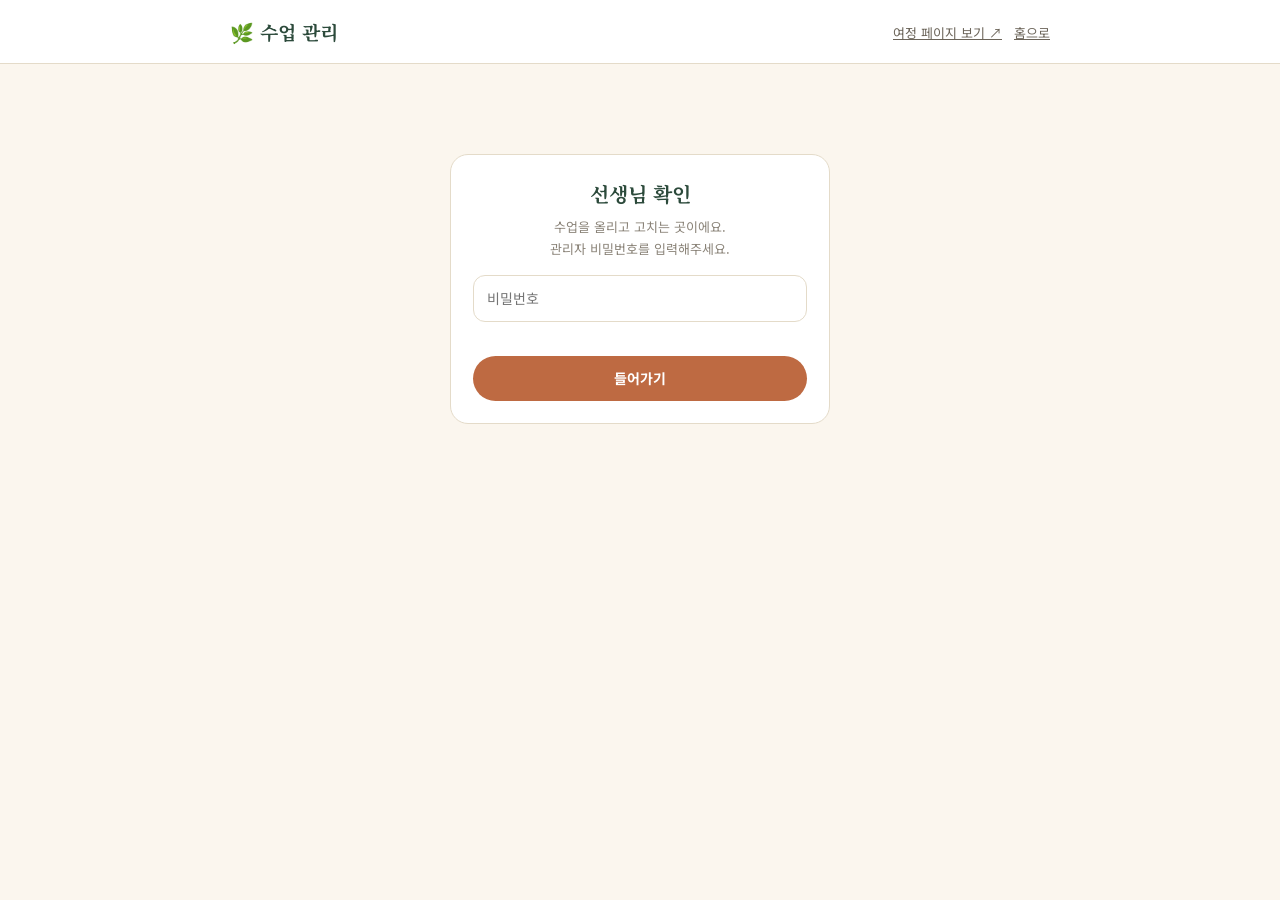
<file: class-admin.html>
<!DOCTYPE html>
<html lang="ko">
<head>
<meta charset="UTF-8">
<meta name="viewport" content="width=device-width, initial-scale=1.0">
<meta name="robots" content="noindex,nofollow">
<title>수업 관리 | 크레용숲</title>
<link href="https://fonts.googleapis.com/css2?family=Noto+Serif+KR:wght@500;700&family=Noto+Sans+KR:wght@300;400;500;600;700&display=swap" rel="stylesheet">
<style>
  :root{ --ivory:#FBF6EE; --ivory-deep:#F3EBDC; --forest:#2C4A3B; --clay:#BE6A42; --gold:#D3A24C; --ink:#2A2622; --paper:#fff; --line:#E4DBC9; --radius:18px; }
  *{box-sizing:border-box; margin:0; padding:0;}
  body{font-family:'Noto Sans KR',sans-serif; background:var(--ivory); color:var(--ink); line-height:1.65; -webkit-font-smoothing:antialiased;}
  a{color:inherit;}
  .wrap{max-width:860px; margin:0 auto; padding:0 20px;}
  header{background:var(--paper); border-bottom:1px solid var(--line);}
  .top{max-width:860px; margin:0 auto; padding:16px 20px; display:flex; align-items:center; justify-content:space-between; gap:12px; flex-wrap:wrap;}
  .top h1{font-family:'Noto Serif KR',serif; font-size:19px; color:var(--forest);}
  .top a{font-size:13px; color:#6b6459;}
  .btn{border:none; cursor:pointer; font:inherit; font-weight:700; font-size:14px; padding:11px 20px; border-radius:999px; background:var(--clay); color:#fff;}
  .btn.ghost{background:transparent; color:var(--forest); border:1.5px solid var(--forest);}
  .btn.small{padding:7px 14px; font-size:12.5px;}
  .btn.danger{background:#fff; color:#B4482A; border:1.5px solid #E7B9AB;}
  .btn:disabled{opacity:.55; cursor:default;}
  .card{background:var(--paper); border:1px solid var(--line); border-radius:var(--radius); padding:22px;}
  .gate{max-width:380px; margin:90px auto; text-align:center;}
  .gate h2{font-family:'Noto Serif KR',serif; color:var(--forest); font-size:20px; margin-bottom:6px;}
  .gate p{font-size:13px; color:#8a8378; margin-bottom:16px;}
  input[type=text],input[type=password],input[type=number],select,textarea{width:100%; padding:11px 13px; border:1px solid var(--line); border-radius:12px; font:inherit; font-size:14px; background:#fff; color:var(--ink);}
  textarea{min-height:84px; resize:vertical;}
  input:focus,select:focus,textarea:focus{outline:2px solid var(--gold); border-color:transparent;}
  .err{color:#B4482A; font-size:13px; margin-top:10px; min-height:18px;}
  .toolbar{display:flex; align-items:center; justify-content:space-between; gap:10px; padding:22px 0 14px; flex-wrap:wrap;}
  .toolbar h2{font-family:'Noto Serif KR',serif; font-size:18px; color:var(--forest);}
  .sec-title{margin:22px 0 10px; font-size:13px; font-weight:700; color:var(--clay); letter-spacing:.04em;}
  .row{display:flex; gap:14px; align-items:center; background:var(--paper); border:1px solid var(--line); border-radius:16px; padding:12px; margin-bottom:10px;}
  .row.hidden{opacity:.55;}
  .thumb{flex:0 0 76px; height:58px; border-radius:10px; background:var(--ivory-deep); overflow:hidden; display:flex; align-items:center; justify-content:center; font-size:11px; color:#a39b8c;}
  .thumb img{width:100%; height:100%; object-fit:cover;}
  .info{flex:1; min-width:0;}
  .info b{display:block; font-size:14.5px; color:var(--ink); overflow:hidden; text-overflow:ellipsis; white-space:nowrap;}
  .info span{display:block; font-size:12px; color:#8a8378; overflow:hidden; text-overflow:ellipsis; white-space:nowrap;}
  .tag{display:inline-block; font-size:11px; font-weight:700; padding:1px 8px; border-radius:999px; background:var(--ivory-deep); color:var(--forest); margin-right:6px;}
  .actions{display:flex; gap:6px; flex-wrap:wrap; justify-content:flex-end;}
  @media(max-width:640px){ .row{flex-wrap:wrap;} .actions{width:100%; justify-content:flex-start;} }
  .empty{text-align:center; color:#9a9285; padding:40px 0; font-size:14px;}

  /* 폼 */
  #formView{display:none; padding-bottom:80px;}
  .form-head{display:flex; align-items:center; justify-content:space-between; padding:22px 0 14px; gap:10px;}
  .form-head h2{font-family:'Noto Serif KR',serif; font-size:18px; color:var(--forest);}
  .block{margin-bottom:18px;}
  .block h3{font-size:14px; color:var(--forest); margin-bottom:12px; padding-left:10px; border-left:4px solid var(--gold);}
  .f{margin-bottom:14px;}
  .f label{display:block; font-size:12.5px; font-weight:600; color:var(--forest); margin-bottom:5px;}
  .f .hint{font-size:11.5px; color:#9a9285; margin-top:4px;}
  .two{display:grid; grid-template-columns:1fr 1fr; gap:12px;}
  @media(max-width:560px){.two{grid-template-columns:1fr;}}
  .req{color:var(--clay);}
  .photos{display:flex; flex-wrap:wrap; gap:10px; margin-bottom:10px;}
  .ph{position:relative; width:104px; height:80px; border-radius:12px; overflow:hidden; border:1px solid var(--line); background:var(--ivory-deep);}
  .ph img{width:100%; height:100%; object-fit:cover;}
  .ph button{position:absolute; top:4px; right:4px; width:22px; height:22px; border-radius:50%; border:none; background:rgba(30,26,20,.7); color:#fff; cursor:pointer; font-size:13px; line-height:1;}
  .ph.loading::after{content:"올리는 중…"; position:absolute; inset:0; display:flex; align-items:center; justify-content:center; background:rgba(255,255,255,.85); font-size:11.5px; color:var(--forest);}
  .check{display:flex; align-items:center; gap:8px; font-size:14px; cursor:pointer;}
  .check input{width:auto;}
  .savebar{position:sticky; bottom:0; background:rgba(251,246,238,.96); backdrop-filter:blur(8px); border-top:1px solid var(--line); padding:12px 20px calc(12px + env(safe-area-inset-bottom)); display:flex; gap:10px; justify-content:flex-end; align-items:center; flex-wrap:wrap;}
  .msg{font-size:13px; color:var(--forest); margin-right:auto;}
  .msg.bad{color:#B4482A;}
  .toast{position:fixed; left:50%; bottom:90px; transform:translateX(-50%); background:var(--forest); color:#fff; padding:12px 20px; border-radius:999px; font-size:13.5px; display:none; z-index:50; max-width:90vw; text-align:center;}
  .help{background:#FFF8E6; border:1px solid #F0DDA8; border-radius:14px; padding:14px 16px; font-size:13px; color:#6b5a26; margin-bottom:16px; line-height:1.7;}
</style>
</head>
<body>
<header><div class="top"><h1>🌿 수업 관리</h1><div><a href="classes.html" target="_blank">여정 페이지 보기 ↗</a> &nbsp; <a href="index.html">홈으로</a></div></div></header>

<!-- 비밀번호 -->
<div class="gate" id="gate">
  <div class="card">
    <h2>선생님 확인</h2>
    <p>수업을 올리고 고치는 곳이에요.<br>관리자 비밀번호를 입력해주세요.</p>
    <input type="password" id="pw" placeholder="비밀번호" onkeydown="if(event.key==='Enter') login()">
    <div class="err" id="gateErr"></div>
    <button class="btn" style="width:100%; margin-top:6px;" onclick="login()">들어가기</button>
  </div>
</div>

<!-- 목록 -->
<div class="wrap" id="listView" style="display:none;">
  <div class="toolbar"><h2>올라가 있는 수업</h2><button class="btn" onclick="openForm(null)">＋ 새 수업 올리기</button></div>
  <div class="help">수업을 저장하면 <b>크레용숲 여정 페이지에 바로</b> 카드로 나타나요. 사진은 휴대폰에서 바로 찍어서 올려도 돼요.<br>잠시 보여주고 싶지 않은 수업은 <b>'숨기기'</b>를 눌러주세요(삭제되지 않아요).</div>
  <div id="list"><div class="empty">불러오는 중…</div></div>
</div>

<!-- 수업 작성/수정 -->
<div class="wrap" id="formView">
  <div class="form-head"><h2 id="formTitle">새 수업 올리기</h2><button class="btn ghost small" onclick="closeForm()">← 목록으로</button></div>

  <div class="block card">
    <h3>어떤 수업인가요?</h3>
    <div class="two">
      <div class="f"><label>구분 <span class="req">*</span></label><select id="f_category"></select><div class="hint">여정 페이지에서 이 구분 제목 아래에 놓여요</div></div>
      <div class="f"><label>모집 상태</label><select id="f_status"><option>모집중</option><option>상시</option><option>마감</option></select><div class="hint">정원을 적으면 자리가 다 찼을 때 자동으로 '마감'이 돼요</div></div>
    </div>
    <div class="f"><label>수업 이름 <span class="req">*</span></label><input type="text" id="f_title" placeholder="예: 그림책 속 색 여행 (초등 1~3)"></div>
    <div class="f"><label>부제 (선택)</label><input type="text" id="f_subtitle" placeholder="예: 이야기를 색으로 풀어보는 8주"></div>
  </div>

  <div class="block card">
    <h3>언제, 몇 명이 함께하나요?</h3>
    <div class="f"><label>기간</label><input type="text" id="f_period" placeholder="예: 2026-11-02 ~ 2026-12-21 (8주)"></div>
    <div class="f"><label>요일 · 시간</label><input type="text" id="f_day_time" placeholder="예: 월요일 오후 2시 ~ 3시 30분"></div>
    <div class="two">
      <div class="f"><label>정원 (명)</label><input type="number" id="f_capacity" min="1" placeholder="예: 4"><div class="hint">카드에 '정원 n명'으로 표시돼요. 신청이 정원만큼 차면 자동 마감돼요</div></div>
      <div class="f"><label>수강료</label><input type="text" id="f_price" placeholder="예: 240,000원 (비우면 '문의')"></div>
    </div>
    <div class="two">
      <div class="f"><label>대상</label><input type="text" id="f_target" placeholder="예: 초등 1~3학년"></div>
      <div class="f"><label>장소</label><input type="text" id="f_place" placeholder="예: 크레용숲 (위례)"></div>
    </div>
  </div>

  <div class="block card">
    <h3>사진</h3>
    <div class="f"><label>대표 사진 (카드에 크게 보여요)</label>
      <div class="photos" id="mainPhoto"></div>
      <input type="file" id="mainFile" accept="image/*">
    </div>
    <div class="f"><label>수업 사진 더 올리기 (최대 6장 · 상세 페이지에 보여요)</label>
      <div class="photos" id="galleryPhotos"></div>
      <input type="file" id="galleryFile" accept="image/*" multiple>
      <div class="hint">큰 사진도 올릴 때 자동으로 알맞은 크기로 줄여져요.</div>
    </div>
  </div>

  <div class="block card">
    <h3>내용</h3>
    <div class="f"><label>카드에 보이는 한 줄 소개</label><input type="text" id="f_summary" placeholder="예: 그림책 속 장면을 내 색으로 다시 그려요"></div>
    <div class="f"><label>상세 소개글</label><textarea id="f_description" rows="5" placeholder="수업이 어떤 수업인지 편하게 적어주세요. 줄을 바꾸면 그대로 반영돼요."></textarea></div>
    <div class="f"><label>이렇게 진행돼요 (한 줄에 하나씩)</label><textarea id="f_curriculum" placeholder="1주차: 마음 색 고르기&#10;2주차: 재료 실험"></textarea></div>
    <div class="f"><label>이런 분께 잘 맞아요 (한 줄에 하나씩)</label><textarea id="f_fit" placeholder="손으로 탐색하는 걸 좋아하는 아이"></textarea></div>
    <div class="f"><label>신청할 때 고르는 반 · 일정 (한 줄에 하나씩, 하나뿐이면 비워도 돼요)</label><textarea id="f_options" placeholder="월요일 14:00 반"></textarea></div>
  </div>

  <div class="block card">
    <h3>보여주기 설정</h3>
    <label class="check"><input type="checkbox" id="f_enabled" checked> 여정 페이지에 보이기</label>
    <div class="two" style="margin-top:14px;">
      <div class="f"><label>순서 (작을수록 앞)</label><input type="number" id="f_order" placeholder="비우면 맨 뒤"></div>
      <div class="f"><label>커리큘럼 자세히 보기 페이지 (선택)</label><input type="text" id="f_detail_page" placeholder="예: program-child.html"></div>
    </div>
  </div>

  <div class="savebar"><span class="msg" id="saveMsg"></span><button class="btn ghost" onclick="closeForm()">취소</button><button class="btn" id="saveBtn" onclick="saveClass()">저장하기</button></div>
</div>
<div class="toast" id="toast"></div>

<script>
const GAS_URL = "https://script.google.com/macros/s/AKfycbyahvBkqM7NVzHde2vdtpWTGdOhaUs8i-ewGe9WBpuyyetVIv1VEPJrhhCNy3fgrmad/exec";
const ADMIN_PASSWORD = "crayon2026"; // 화면 단계의 간단한 확인용이에요. 서버에서도 같은 비밀번호를 다시 확인해요.
const MAX_GALLERY = 6;
let PW = '', DATA = { items:[], sections:[], counts:{} };
let editing = null;           // null이면 새 수업, 아니면 수정 중인 수업 id
let mainUrl = '', gallery = [];
const $ = id => document.getElementById(id);
const esc = s => String(s == null ? '' : s).replace(/[&<>"']/g, c => ({'&':'&amp;','<':'&lt;','>':'&gt;','"':'&quot;',"'":'&#39;'}[c]));

// 서버 호출: 비밀번호가 주소창이나 기록에 남지 않도록 POST 본문으로 보내요
function api(action, payload){
  return fetch(GAS_URL, { method:'POST', headers:{ 'Content-Type':'text/plain;charset=utf-8' },
    body: JSON.stringify(Object.assign({ action, pw: PW }, payload || {})) })
    .then(r => r.text())
    .then(t => { let j; try{ j = JSON.parse(t); }catch(e){ throw new Error('서버 응답을 이해하지 못했어요: ' + t.replace(/<[^>]+>/g,'').slice(0,160)); }
      if(j && j.ok === false) throw new Error(j.error || '문제가 생겼어요.'); return j; });
}
function toast(msg){ const t = $('toast'); t.textContent = msg; t.style.display = 'block'; clearTimeout(toast._t); toast._t = setTimeout(() => t.style.display = 'none', 3200); }

function login(){
  const v = $('pw').value;
  if(v !== ADMIN_PASSWORD){ $('gateErr').textContent = '비밀번호가 맞지 않아요.'; return; }
  PW = v; $('gateErr').textContent = '확인 중…';
  refresh().then(() => { $('gate').style.display = 'none'; $('listView').style.display = 'block'; })
    .catch(e => { $('gateErr').textContent = e.message; });
}

function refresh(){
  return api('classesAdmin').then(d => { DATA = d; fillSections(); renderList(); });
}
function fillSections(){
  $('f_category').innerHTML = DATA.sections.map(s => `<option value="${esc(s.key)}">${esc(s.title)} (${esc(s.sub || s.key)})</option>`).join('');
}

function renderList(){
  if(!DATA.items.length){ $('list').innerHTML = '<div class="empty">아직 올린 수업이 없어요. 위의 "새 수업 올리기"를 눌러보세요.</div>'; return; }
  const bySec = DATA.sections.map(s => ({ s, list: DATA.items.filter(i => i.category === s.key) })).filter(g => g.list.length);
  $('list').innerHTML = bySec.map(g => `
    <div class="sec-title">${esc(g.s.title)}</div>
    ${g.list.map(i => {
      const used = (DATA.counts || {})[i.id] || 0;
      const seat = i.capacity ? `신청 ${used}/${i.capacity}명` : (used ? `신청 ${used}명` : '');
      return `<div class="row${i.enabled ? '' : ' hidden'}">
        <div class="thumb">${i.image ? `<img src="${esc(i.image)}" alt="">` : '사진 없음'}</div>
        <div class="info"><b>${esc(i.title)}</b>
          <span style="display:block"><span class="tag">${esc(i.status || '모집중')}</span>${esc([i.period, i.day_time].filter(Boolean).join(' · ') || '일정 미입력')}</span>
          <span>${esc(seat)}${i.enabled ? '' : ' · 숨김 상태'}</span></div>
        <div class="actions">
          <button class="btn ghost small" onclick="openForm('${esc(i.id)}')">수정</button>
          <button class="btn ghost small" onclick="duplicate('${esc(i.id)}')">복사해서 새로</button>
          <button class="btn ghost small" onclick="toggleVisible('${esc(i.id)}')">${i.enabled ? '숨기기' : '보이기'}</button>
          <button class="btn danger small" onclick="removeClass('${esc(i.id)}')">삭제</button>
        </div></div>`;
    }).join('')}`).join('');
}

/* ---------- 폼 ---------- */
function fieldsOf(c){
  const F = (id, v) => { $(id).value = v == null ? '' : v; };
  F('f_category', c.category || (DATA.sections[0] && DATA.sections[0].key) || 'child');
  F('f_status', c.status || '모집중'); F('f_title', c.title); F('f_subtitle', c.subtitle);
  F('f_period', c.period); F('f_day_time', c.day_time); F('f_capacity', c.capacity || ''); F('f_price', c.price);
  F('f_target', c.target); F('f_place', c.place); F('f_summary', c.summary); F('f_description', c.description);
  F('f_curriculum', (c.curriculum || []).join('\n')); F('f_fit', (c.fit || []).join('\n')); F('f_options', (c.options || []).join('\n'));
  F('f_order', c.order && c.order < 900 ? c.order : ''); F('f_detail_page', c.detail_page);
  $('f_enabled').checked = c.enabled !== false;
  mainUrl = c.image || ''; gallery = (c.gallery || []).slice(); drawPhotos();
}
function openForm(id){
  const c = id ? DATA.items.find(x => x.id === id) : null;
  editing = c ? c.id : null;
  $('formTitle').textContent = c ? '수업 고치기' : '새 수업 올리기';
  fieldsOf(c || { place:'크레용숲 (위례)', enabled:true });
  $('saveMsg').textContent = ''; $('saveMsg').className = 'msg';
  $('listView').style.display = 'none'; $('formView').style.display = 'block'; window.scrollTo(0, 0);
}
function duplicate(id){
  const c = DATA.items.find(x => x.id === id); if(!c) return;
  editing = null; $('formTitle').textContent = '복사해서 새 수업 올리기';
  fieldsOf(Object.assign({}, c, { title: c.title + ' (복사)', enabled:true, order:'' }));
  $('saveMsg').textContent = '내용이 복사됐어요. 기간·시간만 바꿔서 저장하면 새 수업이 돼요.'; $('saveMsg').className = 'msg';
  $('listView').style.display = 'none'; $('formView').style.display = 'block'; window.scrollTo(0, 0);
}
function closeForm(){ $('formView').style.display = 'none'; $('listView').style.display = 'block'; }

function drawPhotos(){
  $('mainPhoto').innerHTML = mainUrl ? `<div class="ph"><img src="${esc(mainUrl)}" alt=""><button type="button" title="지우기" onclick="mainUrl='';drawPhotos()">×</button></div>` : '';
  $('galleryPhotos').innerHTML = gallery.map((u, i) => `<div class="ph"><img src="${esc(u)}" alt=""><button type="button" title="지우기" onclick="gallery.splice(${i},1);drawPhotos()">×</button></div>`).join('');
}

// 사진을 가로 1400px 이하 JPEG로 줄여서 base64로 만들어요 (올리는 시간·저장 공간 절약)
function shrink(file){
  return new Promise((resolve, reject) => {
    const img = new Image(), url = URL.createObjectURL(file);
    img.onload = () => {
      const max = 1400, k = Math.min(1, max / Math.max(img.width, img.height));
      const cv = document.createElement('canvas'); cv.width = Math.round(img.width * k); cv.height = Math.round(img.height * k);
      cv.getContext('2d').drawImage(img, 0, 0, cv.width, cv.height);
      URL.revokeObjectURL(url);
      resolve(cv.toDataURL('image/jpeg', 0.82).split(',')[1]);
    };
    img.onerror = () => { URL.revokeObjectURL(url); reject(new Error('이 사진은 열 수 없어요. 다른 사진으로 올려주세요.')); };
    img.src = url;
  });
}
function uploadOne(file){ return shrink(file).then(b64 => api('uploadClassImage', { data:b64, mime:'image/jpeg' })).then(r => r.url); }

$('mainFile').addEventListener('change', e => {
  const f = e.target.files[0]; if(!f) return;
  $('mainPhoto').innerHTML = '<div class="ph loading"></div>';
  uploadOne(f).then(u => { mainUrl = u; drawPhotos(); })
    .catch(err => { drawPhotos(); toast('사진 올리기 실패: ' + err.message); }).finally(() => e.target.value = '');
});
$('galleryFile').addEventListener('change', async e => {
  const files = Array.from(e.target.files || []).slice(0, Math.max(0, MAX_GALLERY - gallery.length));
  if(!files.length){ toast('수업 사진은 최대 ' + MAX_GALLERY + '장까지예요.'); e.target.value = ''; return; }
  for(const f of files){
    $('galleryPhotos').insertAdjacentHTML('beforeend', '<div class="ph loading" data-tmp="1"></div>');
    try{ gallery.push(await uploadOne(f)); }catch(err){ toast('사진 올리기 실패: ' + err.message); }
    drawPhotos();
  }
  e.target.value = '';
});

function collect(){
  const v = id => $(id).value.trim();
  return {
    id: editing || '', enabled: $('f_enabled').checked, category: v('f_category'), status: v('f_status'),
    title: v('f_title'), subtitle: v('f_subtitle'), target: v('f_target'), period: v('f_period'), day_time: v('f_day_time'),
    capacity: v('f_capacity'), price: v('f_price'), place: v('f_place'), image: mainUrl, gallery: gallery,
    summary: v('f_summary'), description: $('f_description').value.trim(), curriculum: $('f_curriculum').value.trim(),
    fit: $('f_fit').value.trim(), options: $('f_options').value.trim(), detail_page: v('f_detail_page'), order: v('f_order')
  };
}
function saveClass(){
  const body = collect();
  if(!body.title){ $('saveMsg').textContent = '수업 이름을 입력해주세요.'; $('saveMsg').className = 'msg bad'; $('f_title').focus(); return; }
  if($('mainPhoto').querySelector('.loading') || $('galleryPhotos').querySelector('.loading')){ $('saveMsg').textContent = '사진을 올리는 중이에요. 잠시만 기다려주세요.'; $('saveMsg').className = 'msg bad'; return; }
  $('saveBtn').disabled = true; $('saveBtn').textContent = '저장 중…'; $('saveMsg').textContent = ''; $('saveMsg').className = 'msg';
  api('saveClass', body).then(r => {
    toast(r.created ? '새 수업이 올라갔어요 🌿 여정 페이지에서 확인해보세요' : '수정 내용이 저장됐어요');
    localStorage.removeItem('cf_classes_v1');
    return refresh().then(closeForm);
  }).catch(e => { $('saveMsg').textContent = '저장 실패: ' + e.message; $('saveMsg').className = 'msg bad'; })
    .finally(() => { $('saveBtn').disabled = false; $('saveBtn').textContent = '저장하기'; });
}
function toggleVisible(id){
  const c = DATA.items.find(x => x.id === id); if(!c) return;
  api('saveClass', Object.assign(collectFrom(c), { enabled: !c.enabled })).then(() => { toast(c.enabled ? '여정 페이지에서 숨겼어요' : '다시 보이게 했어요'); localStorage.removeItem('cf_classes_v1'); return refresh(); })
    .catch(e => toast('실패: ' + e.message));
}
function collectFrom(c){
  return { id:c.id, enabled:c.enabled, category:c.category, status:c.status, title:c.title, subtitle:c.subtitle, target:c.target,
    period:c.period, day_time:c.day_time, capacity:c.capacity || '', price:c.price, place:c.place, image:c.image, gallery:c.gallery || [],
    summary:c.summary, description:c.description, curriculum:(c.curriculum||[]).join('\n'), fit:(c.fit||[]).join('\n'),
    options:(c.options||[]).join('\n'), detail_page:c.detail_page, order:c.order && c.order < 900 ? c.order : '' };
}
function removeClass(id){
  const c = DATA.items.find(x => x.id === id); if(!c) return;
  if(!confirm(`"${c.title}" 수업을 삭제할까요?\n삭제하면 되돌릴 수 없어요. (잠시 숨기고 싶다면 '숨기기'를 눌러주세요)`)) return;
  api('deleteClass', { id }).then(() => { toast('삭제했어요'); localStorage.removeItem('cf_classes_v1'); return refresh(); }).catch(e => toast('실패: ' + e.message));
}
</script>
</body>
</html>
</file>
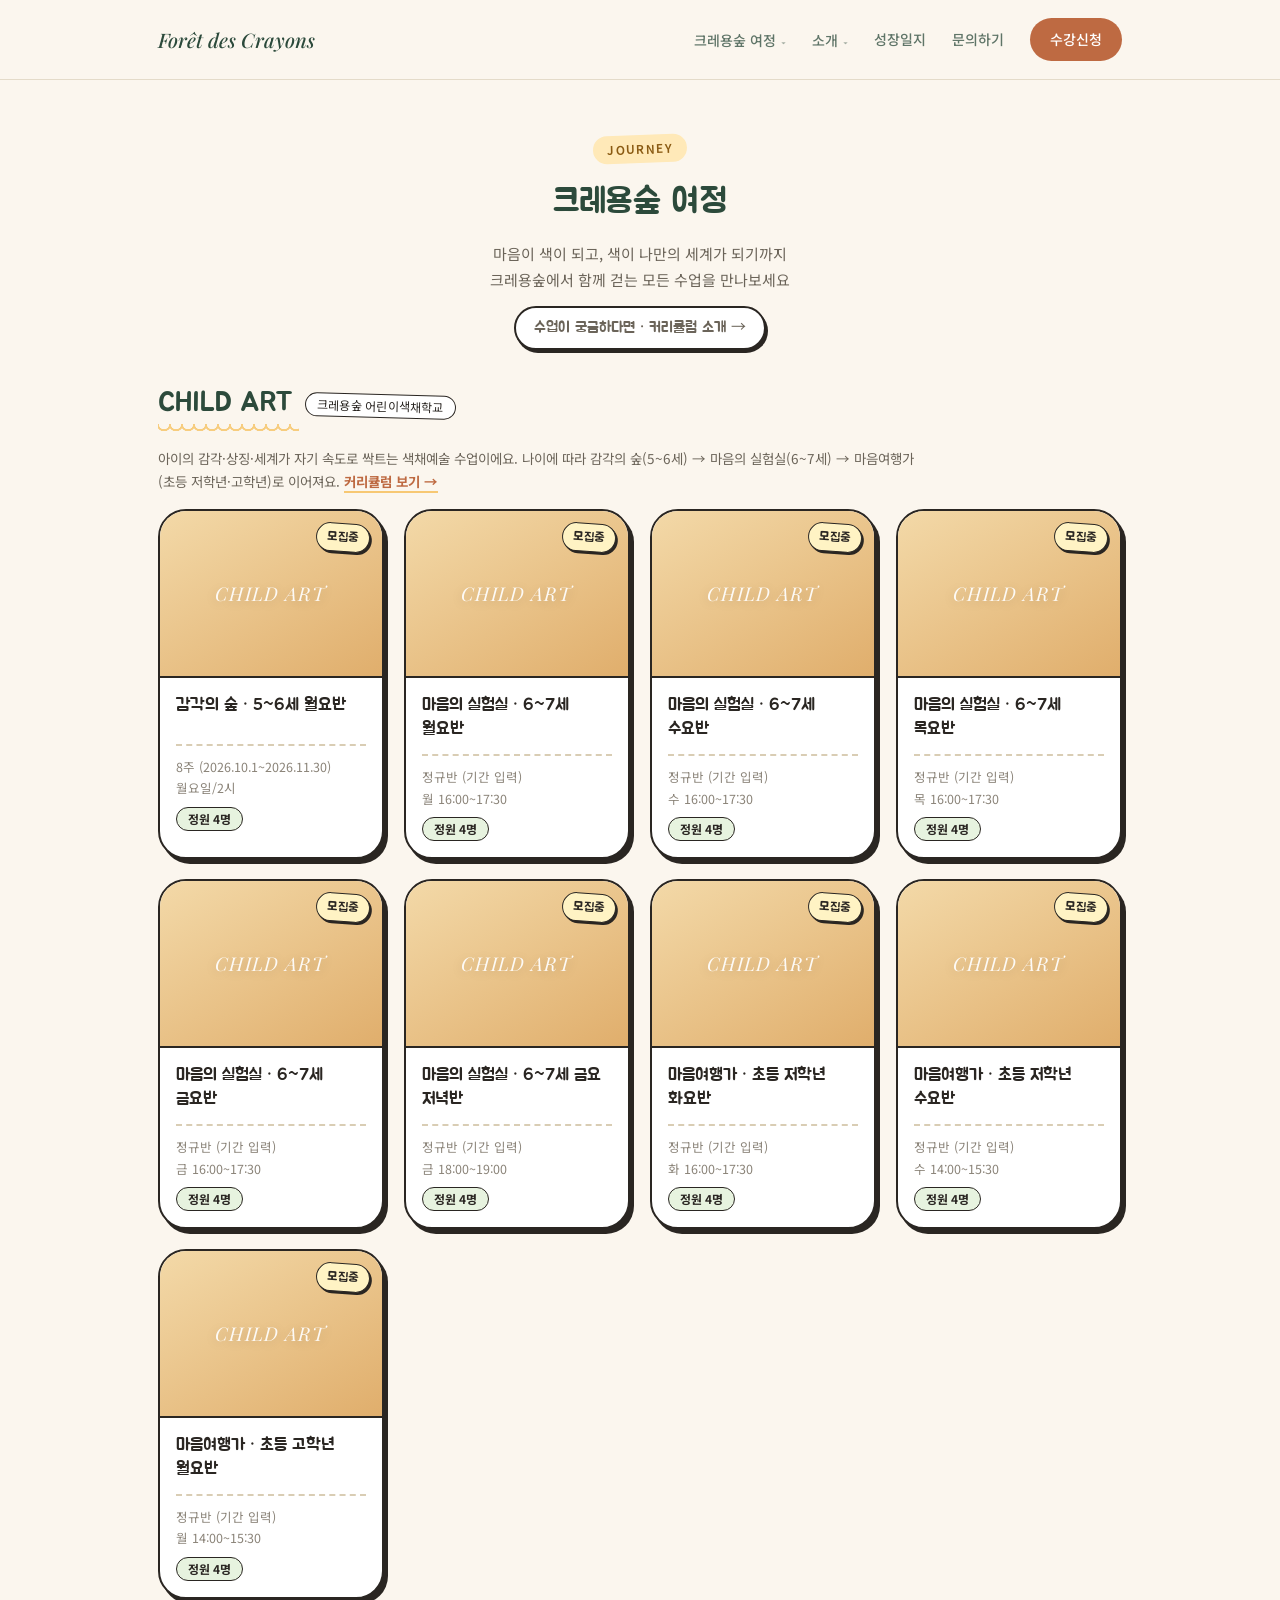
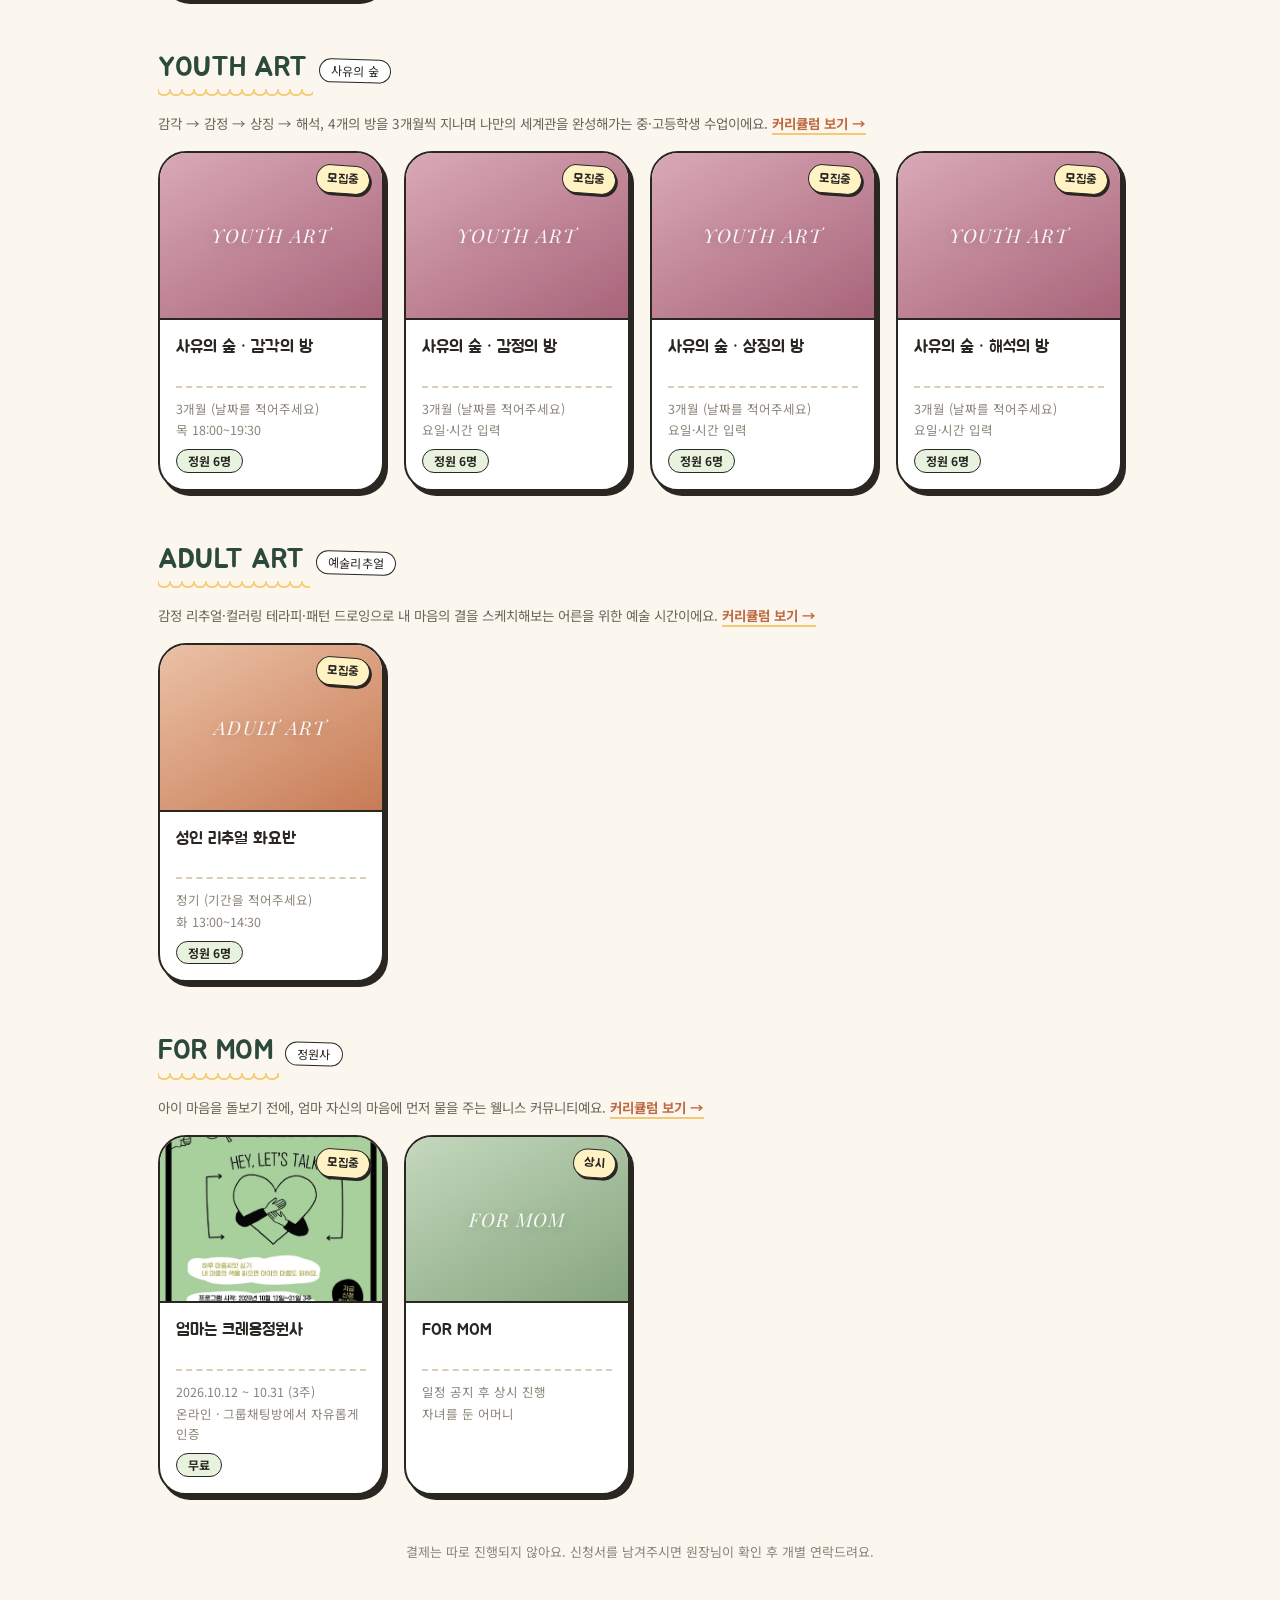
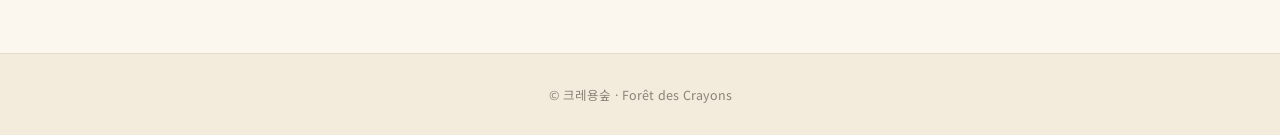
<file: classes.html>
<!DOCTYPE html>
<html lang="ko">
<head>
<meta charset="UTF-8">
<meta name="viewport" content="width=device-width, initial-scale=1.0">
<title>크레용숲 여정 | 크레용숲</title>
<meta name="description" content="크레용숲에서 함께 걷는 모든 수업을 한 곳에서 확인하고 신청하세요">
<link rel="preconnect" href="https://fonts.googleapis.com">
<link href="https://fonts.googleapis.com/css2?family=Playfair+Display:ital,wght@0,500;1,500;1,600&family=Noto+Serif+KR:wght@500;700&family=Noto+Sans+KR:wght@300;400;500;600;700&display=swap" rel="stylesheet">
<link rel="stylesheet" href="css/programs.css">
<style>
  :root{
    --ivory:#FBF6EE; --ivory-deep:#F3EBDC; --forest:#2C4A3B; --clay:#BE6A42;
    --gold:#D3A24C; --berry:#8B4B5C; --sage:#93AC8C; --ink:#2A2622; --paper:#FFFFFF; --line:#E4DBC9;
    --shadow:0 20px 50px -25px rgba(44,74,59,0.35); --radius-lg:32px; --radius-md:20px;
  }
  *{box-sizing:border-box; margin:0; padding:0;}
  html{scroll-behavior:smooth;}
  body{font-family:'Noto Sans KR',sans-serif; background:var(--ivory); color:var(--ink); line-height:1.7; -webkit-font-smoothing:antialiased;}
  .logotype{font-family:'Playfair Display',serif; font-style:italic; font-weight:500;}
  a{color:inherit; text-decoration:none;} img{display:block; max-width:100%;}
  .wrap{max-width:1020px; margin:0 auto; padding:0 28px;}
  @media(max-width:720px){.wrap{padding:0 20px;}}
  header{position:sticky; top:0; z-index:200; background:rgba(251,246,238,.92); backdrop-filter:blur(10px); border-bottom:1px solid var(--line);}
  .nav-inner{max-width:1020px; margin:0 auto; padding:16px 28px; display:flex; align-items:center; justify-content:space-between;}
  .brand{font-size:20px; color:var(--forest);}
  nav.menu{display:flex; gap:26px; align-items:center;}
  nav.menu a{font-size:14px; font-weight:500; color:var(--forest); opacity:.75;}
  .cta-btn{background:var(--clay); color:#fff !important; opacity:1 !important; padding:10px 20px; border-radius:999px; font-size:13.5px; font-weight:600;}
  @media(max-width:700px){nav.menu a:not(.cta-btn){display:none;} .nav-inner{padding:14px 20px;}}
  .page-head{padding-top:54px; padding-bottom:30px; text-align:center;}
  .eyebrow{font-size:12px; letter-spacing:.16em; text-transform:uppercase; font-weight:600; color:var(--clay);}
  .page-head h1{font-family:'Noto Serif KR',serif; font-size:clamp(26px,4vw,34px); color:var(--forest); margin-top:10px;}
  .page-head p{color:#6b6459; margin-top:10px; font-size:15px;}
  .count{margin:0 0 16px; font-size:13px; color:#8a8378; text-align:right;}
  main.wrap{padding-bottom:90px;}
  footer{background:var(--ivory-deep); border-top:1px solid var(--line); padding:30px 0; text-align:center; font-size:12.5px; color:#8a8378;}
</style>
</head>
<body>
<header>
  <div class="nav-inner">
    <a href="index.html" class="brand logotype">Forêt des Crayons</a>
    <nav class="menu">
      <a href="index.html#program">프로그램 소개</a>
      <a href="index.html#events">수업 일정</a>
      <a href="index.html#contact">문의하기</a>
      <a href="classes.html" class="cta-btn">크레용숲 여정</a>
    </nav>
  </div>
</header>

<div class="wrap page-head">
  <div class="eyebrow">Journey</div>
  <h1>크레용숲 여정</h1>
  <p>마음이 색이 되고, 색이 나만의 세계가 되기까지<br>크레용숲에서 함께 걷는 모든 수업을 만나보세요</p>
  <p style="margin-top:14px;"><a href="curriculum.html" style="display:inline-block; font-family:'Jua','Noto Sans KR',sans-serif; font-size:15px; padding:7px 18px; border:2px solid #2A2622; border-radius:999px; background:#fff; box-shadow:2px 3px 0 #2A2622;">수업이 궁금하다면 · 커리큘럼 소개 →</a></p>
</div>

<main class="wrap">
  <div id="progGrid"><div class="prog-empty">수업을 불러오는 중이에요…</div></div>
  <p style="text-align:center; margin-top:30px; font-size:13px; color:#8a8378;">결제는 따로 진행되지 않아요. 신청서를 남겨주시면 원장님이 확인 후 개별 연락드려요.</p>
</main>

<footer>© 크레용숲 · Forêt des Crayons</footer>

<script src="js/programs.js"></script>
<script>
loadClassData(data => {
  document.getElementById('progGrid').innerHTML = renderClassSections(data, 0);
});
</script>
<script src="js/nav.js"></script>
</body>
</html>
</file>
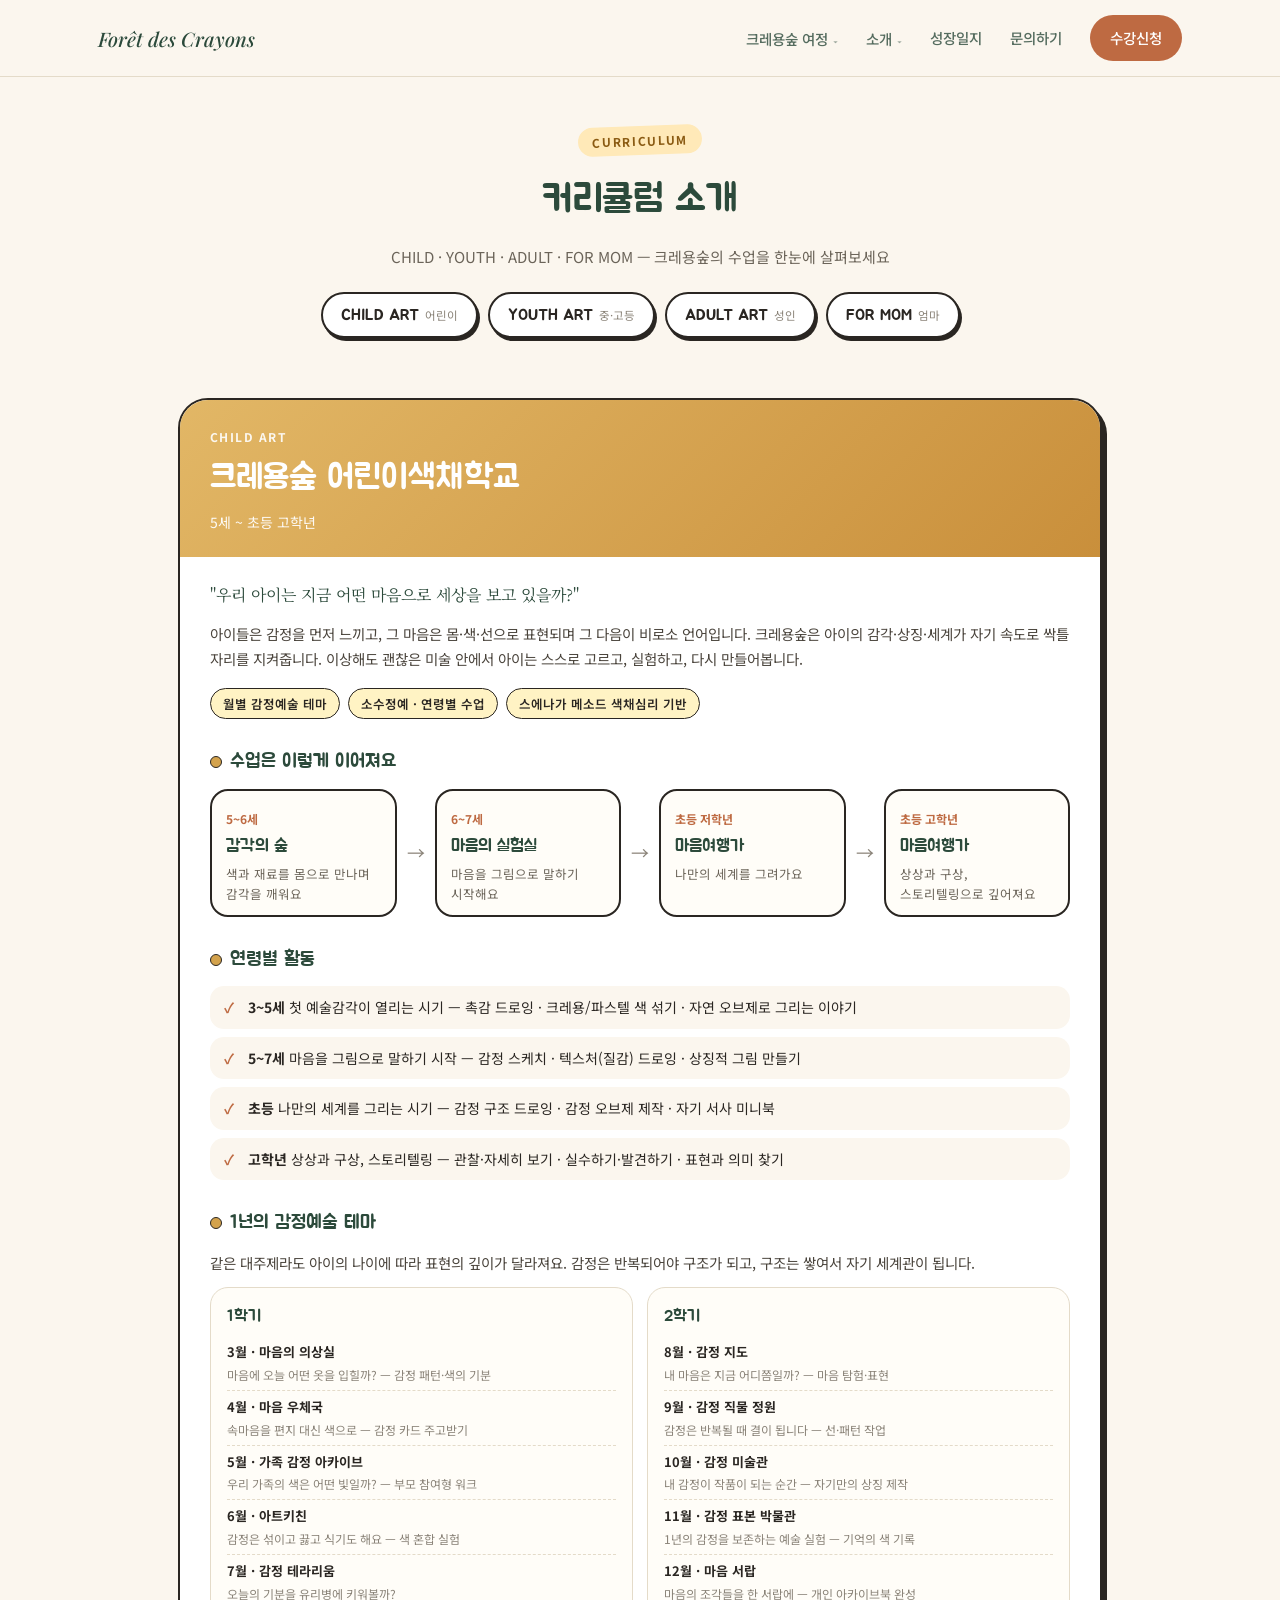
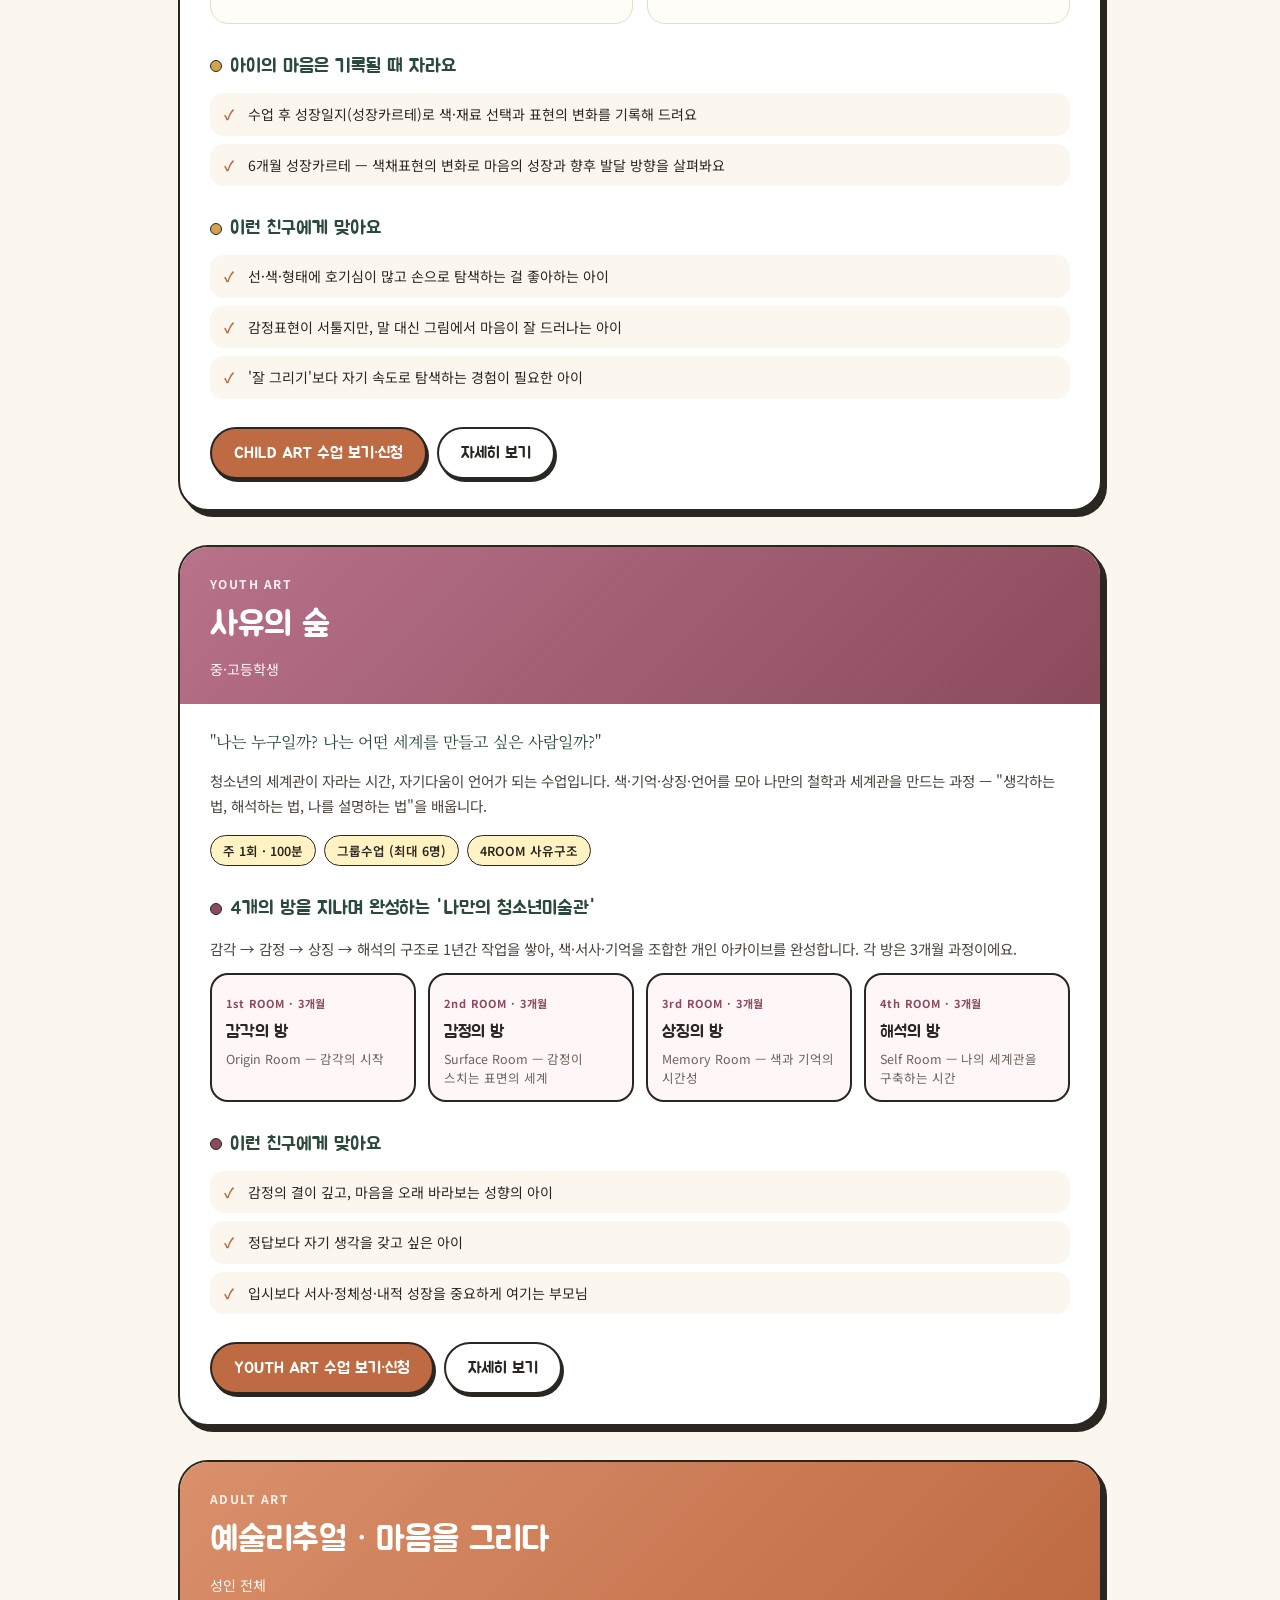
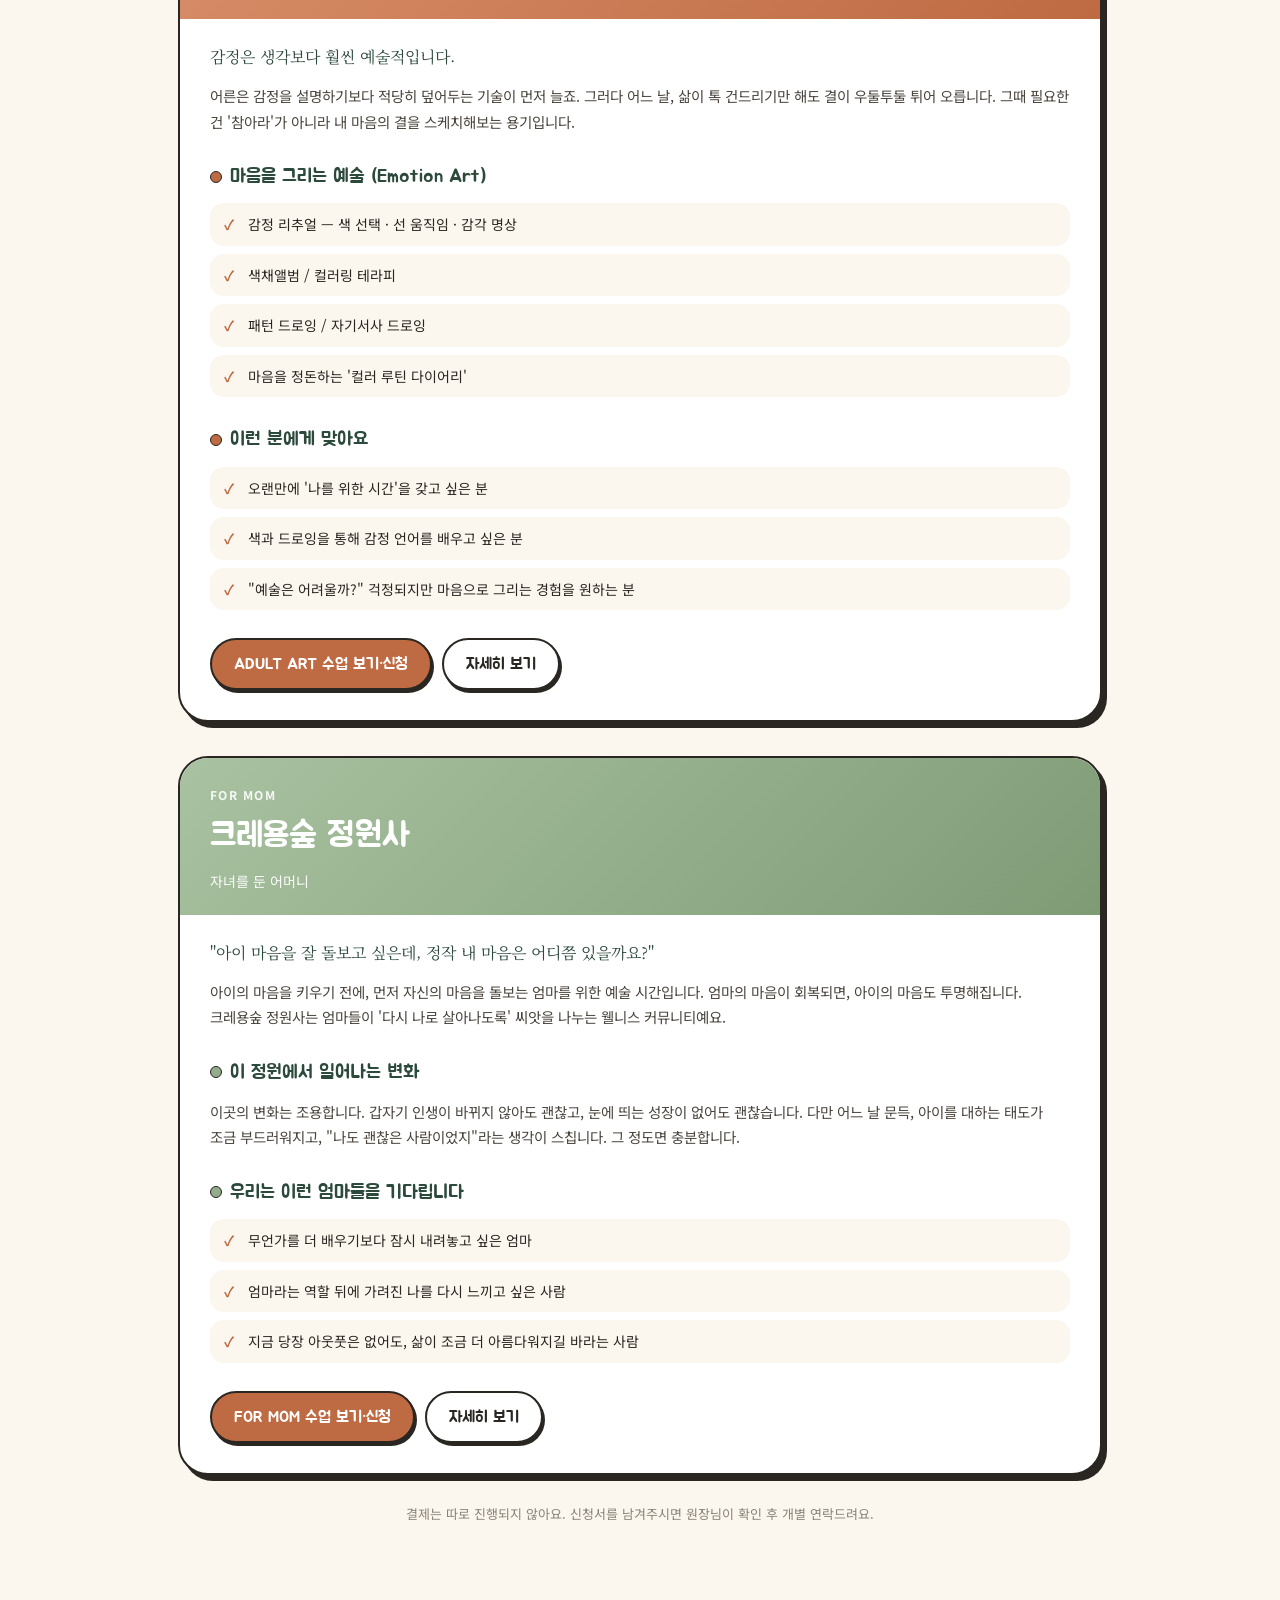
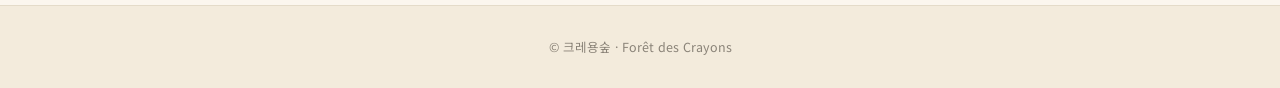
<file: curriculum.html>
<!DOCTYPE html>
<html lang="ko">
<head>
<meta charset="UTF-8">
<meta name="viewport" content="width=device-width, initial-scale=1.0">
<title>커리큘럼 소개 | 크레용숲</title>
<meta name="description" content="크레용숲의 CHILD ART · YOUTH ART · ADULT ART · FOR MOM 수업을 한눈에 살펴보세요">
<link rel="preconnect" href="https://fonts.googleapis.com">
<link href="https://fonts.googleapis.com/css2?family=Playfair+Display:ital,wght@0,500;1,500;1,600&family=Noto+Serif+KR:wght@500;700&family=Noto+Sans+KR:wght@300;400;500;600;700&display=swap" rel="stylesheet">
<link href="https://fonts.googleapis.com/css2?family=Jua&display=swap" rel="stylesheet">
<style>
  :root{
    --ivory:#FBF6EE; --ivory-deep:#F3EBDC; --forest:#2C4A3B; --clay:#BE6A42;
    --gold:#D3A24C; --berry:#8B4B5C; --sage:#93AC8C; --ink:#2A2622; --paper:#FFFFFF; --line:#E4DBC9;
    --cute:'Jua','Noto Sans KR',sans-serif;
  }
  *{box-sizing:border-box; margin:0; padding:0;}
  html{scroll-behavior:smooth; scroll-padding-top:150px;}
  body{font-family:'Noto Sans KR',sans-serif; background:var(--ivory); color:var(--ink); line-height:1.75; -webkit-font-smoothing:antialiased; word-break:keep-all;}
  .logotype{font-family:'Playfair Display',serif; font-style:italic; font-weight:500;}
  a{color:inherit; text-decoration:none;} img{display:block; max-width:100%;}
  .wrap{max-width:980px; margin:0 auto; padding:0 28px;}
  @media(max-width:720px){.wrap{padding:0 20px;}}
  header{position:sticky; top:0; z-index:200; background:rgba(251,246,238,.94); backdrop-filter:blur(10px); border-bottom:1px solid var(--line);}
  .nav-inner{max-width:1140px; margin:0 auto; padding:14px 28px; display:flex; align-items:center; justify-content:space-between;}
  .brand{font-size:20px; color:var(--forest);}
  nav.menu{display:flex; gap:28px; align-items:center;}
  nav.menu a{font-size:14.5px; font-weight:500; color:var(--forest); opacity:.8;}
  .cta-btn{background:var(--clay); color:#fff !important; opacity:1 !important; padding:10px 20px; border-radius:999px; font-size:13.5px; font-weight:600;}
  @media(max-width:860px){nav.menu a:not(.cta-btn){display:none !important;} nav.menu .nav-dd{display:none !important;} .nav-inner{padding:14px 20px;}}

  .page-head{padding-top:48px; padding-bottom:18px; text-align:center;}
  .eyebrow{display:inline-block; font-size:12px; letter-spacing:.14em; text-transform:uppercase; font-weight:700; color:#8a5a12; background:#FFE9B8; padding:4px 14px; border-radius:999px; transform:rotate(-2deg);}
  .page-head h1{font-family:var(--cute); font-weight:400; font-size:clamp(28px,4.4vw,38px); color:var(--forest); margin-top:12px;}
  .page-head p{color:#6b6459; margin-top:10px; font-size:15px;}

  .chips{display:flex; gap:10px; flex-wrap:wrap; justify-content:center; margin:22px 0 8px;}
  .chip{font-family:var(--cute); font-size:16px; padding:7px 18px; border:2px solid var(--ink); border-radius:999px; background:#fff; box-shadow:2px 3px 0 var(--ink); transition:transform .2s;}
  .chip:hover{transform:translateY(-2px) rotate(-1.5deg);}
  .chip small{font-family:'Noto Sans KR'; font-size:11.5px; color:#8a8378; margin-left:6px;}

  .prog{margin-top:34px; border:2px solid var(--ink); border-radius:30px; background:#fff; box-shadow:5px 6px 0 var(--ink); overflow:hidden;}
  .prog-top{padding:26px 30px 22px; color:#fff;}
  .prog-top .tag{font-size:12px; letter-spacing:.12em; font-weight:700; opacity:.9;}
  .prog-top h2{font-family:var(--cute); font-weight:400; font-size:clamp(26px,4vw,34px); margin-top:2px;}
  .prog-top .who{font-size:14px; opacity:.95; margin-top:2px;}
  .prog-body{padding:24px 30px 30px;}
  .quote{font-family:'Noto Serif KR',serif; font-size:16px; color:var(--forest); margin-bottom:4px;}
  .lead{margin-top:12px; font-size:14.5px; color:#4a443c;}
  h3{font-family:var(--cute); font-weight:400; font-size:19px; color:var(--forest); margin:26px 0 10px; display:flex; align-items:center; gap:8px;}
  h3::before{content:''; width:10px; height:10px; border-radius:50%; background:var(--dot,#D3A24C); border:1.5px solid var(--ink);}
  ul.ticks{list-style:none; display:grid; gap:8px;}
  ul.ticks li{position:relative; padding:9px 14px 9px 38px; background:#FBF6EE; border-radius:14px; font-size:14px;}
  ul.ticks li::before{content:'✓'; position:absolute; left:14px; color:var(--clay); font-weight:700;}
  .facts{display:flex; flex-wrap:wrap; gap:8px; margin-top:16px;}
  .facts span{font-size:12.5px; font-weight:600; padding:4px 12px; border-radius:999px; border:1.5px solid var(--ink); background:#FFF3C4;}

  .flow{display:flex; gap:10px; align-items:stretch; flex-wrap:wrap;}
  .flow .step{flex:1 1 150px; border:2px solid var(--ink); border-radius:18px; padding:12px 14px; background:#FFFDF8; position:relative;}
  .flow .step b{display:block; font-family:var(--cute); font-weight:400; font-size:17px; color:var(--forest);}
  .flow .step em{font-style:normal; font-size:12px; color:var(--clay); font-weight:700;}
  .flow .step p{font-size:12.5px; color:#6b6459; margin-top:4px; line-height:1.55;}
  .flow .arrow{align-self:center; font-size:18px; color:#8a8378;}
  @media(max-width:680px){.flow .arrow{display:none;}}

  .months{display:grid; grid-template-columns:1fr 1fr; gap:14px;}
  @media(max-width:720px){.months{grid-template-columns:1fr;}}
  .term{border:1.5px solid var(--line); border-radius:18px; padding:14px 16px; background:#FFFDF8;}
  .term h4{font-family:var(--cute); font-weight:400; font-size:16px; color:var(--forest); margin-bottom:6px;}
  .term li{list-style:none; font-size:13px; padding:5px 0; border-top:1px dashed #e4dbc9;}
  .term li:first-of-type{border-top:none;}
  .term li b{color:var(--ink);} .term li span{display:block; color:#8a8378; font-size:12px;}

  .rooms{display:grid; grid-template-columns:repeat(4,1fr); gap:12px;}
  @media(max-width:820px){.rooms{grid-template-columns:repeat(2,1fr);}}
  .room{border:2px solid var(--ink); border-radius:18px; padding:12px 14px; background:#FFF6F8;}
  .room small{font-size:11px; letter-spacing:.08em; color:var(--berry); font-weight:700;}
  .room b{display:block; font-family:var(--cute); font-weight:400; font-size:17px; margin:2px 0;}
  .room p{font-size:12.5px; color:#6b6459; line-height:1.55;}

  .actions{display:flex; gap:10px; flex-wrap:wrap; margin-top:28px;}
  .btn{font-family:var(--cute); font-size:16px; padding:10px 22px; border-radius:999px; border:2px solid var(--ink); box-shadow:2px 3px 0 var(--ink);}
  .btn.main{background:var(--clay); color:#fff;} .btn.sub{background:#fff;}
  .note{margin-top:14px; font-size:13px; color:#8a8378;}
  main.wrap{padding-bottom:80px;}
  footer{background:var(--ivory-deep); border-top:1px solid var(--line); padding:30px 0; text-align:center; font-size:12.5px; color:#8a8378;}
</style>
</head>
<body>
<header>
  <div class="nav-inner">
    <a href="index.html" class="brand logotype">Forêt des Crayons</a>
    <nav class="menu"></nav>
  </div>
</header>

<div class="wrap page-head">
  <span class="eyebrow">Curriculum</span>
  <h1>커리큘럼 소개</h1>
  <p>CHILD · YOUTH · ADULT · FOR MOM — 크레용숲의 수업을 한눈에 살펴보세요</p>
  <div class="chips">
    <a class="chip" href="#child">CHILD ART<small>어린이</small></a>
    <a class="chip" href="#youth">YOUTH ART<small>중·고등</small></a>
    <a class="chip" href="#adult">ADULT ART<small>성인</small></a>
    <a class="chip" href="#mom">FOR MOM<small>엄마</small></a>
  </div>
</div>

<main class="wrap">

<!-- ================= CHILD ================= -->
<section class="prog" id="child" style="--dot:#D3A24C;">
  <div class="prog-top" style="background:linear-gradient(135deg,#E2B766,#C98F3B);">
    <div class="tag">CHILD ART</div>
    <h2>크레용숲 어린이색채학교</h2>
    <div class="who">5세 ~ 초등 고학년</div>
  </div>
  <div class="prog-body">
    <p class="quote">"우리 아이는 지금 어떤 마음으로 세상을 보고 있을까?"</p>
    <p class="lead">아이들은 감정을 먼저 느끼고, 그 마음은 몸·색·선으로 표현되며 그 다음이 비로소 언어입니다. 크레용숲은 아이의 감각·상징·세계가 자기 속도로 싹틀 자리를 지켜줍니다. 이상해도 괜찮은 미술 안에서 아이는 스스로 고르고, 실험하고, 다시 만들어봅니다.</p>
    <div class="facts"><span>월별 감정예술 테마</span><span>소수정예 · 연령별 수업</span><span>스에나가 메소드 색채심리 기반</span></div>

    <h3>수업은 이렇게 이어져요</h3>
    <div class="flow">
      <div class="step"><em>5~6세</em><b>감각의 숲</b><p>색과 재료를 몸으로 만나며 감각을 깨워요</p></div>
      <div class="arrow">→</div>
      <div class="step"><em>6~7세</em><b>마음의 실험실</b><p>마음을 그림으로 말하기 시작해요</p></div>
      <div class="arrow">→</div>
      <div class="step"><em>초등 저학년</em><b>마음여행가</b><p>나만의 세계를 그려가요</p></div>
      <div class="arrow">→</div>
      <div class="step"><em>초등 고학년</em><b>마음여행가</b><p>상상과 구상, 스토리텔링으로 깊어져요</p></div>
    </div>

    <h3>연령별 활동</h3>
    <ul class="ticks">
      <li><b>3~5세</b> 첫 예술감각이 열리는 시기 — 촉감 드로잉 · 크레용/파스텔 색 섞기 · 자연 오브제로 그리는 이야기</li>
      <li><b>5~7세</b> 마음을 그림으로 말하기 시작 — 감정 스케치 · 텍스처(질감) 드로잉 · 상징적 그림 만들기</li>
      <li><b>초등</b> 나만의 세계를 그리는 시기 — 감정 구조 드로잉 · 감정 오브제 제작 · 자기 서사 미니북</li>
      <li><b>고학년</b> 상상과 구상, 스토리텔링 — 관찰·자세히 보기 · 실수하기·발견하기 · 표현과 의미 찾기</li>
    </ul>

    <h3>1년의 감정예술 테마</h3>
    <p class="lead" style="margin:0 0 12px;">같은 대주제라도 아이의 나이에 따라 표현의 깊이가 달라져요. 감정은 반복되어야 구조가 되고, 구조는 쌓여서 자기 세계관이 됩니다.</p>
    <div class="months">
      <div class="term"><h4>1학기</h4><ul>
        <li><b>3월 · 마음의 의상실</b><span>마음에 오늘 어떤 옷을 입힐까? — 감정 패턴·색의 기분</span></li>
        <li><b>4월 · 마음 우체국</b><span>속마음을 편지 대신 색으로 — 감정 카드 주고받기</span></li>
        <li><b>5월 · 가족 감정 아카이브</b><span>우리 가족의 색은 어떤 빛일까? — 부모 참여형 워크</span></li>
        <li><b>6월 · 아트키친</b><span>감정은 섞이고 끓고 식기도 해요 — 색 혼합 실험</span></li>
        <li><b>7월 · 감정 테라리움</b><span>오늘의 기분을 유리병에 키워볼까?</span></li></ul></div>
      <div class="term"><h4>2학기</h4><ul>
        <li><b>8월 · 감정 지도</b><span>내 마음은 지금 어디쯤일까? — 마음 탐험·표현</span></li>
        <li><b>9월 · 감정 직물 정원</b><span>감정은 반복될 때 결이 됩니다 — 선·패턴 작업</span></li>
        <li><b>10월 · 감정 미술관</b><span>내 감정이 작품이 되는 순간 — 자기만의 상징 제작</span></li>
        <li><b>11월 · 감정 표본 박물관</b><span>1년의 감정을 보존하는 예술 실험 — 기억의 색 기록</span></li>
        <li><b>12월 · 마음 서랍</b><span>마음의 조각들을 한 서랍에 — 개인 아카이브북 완성</span></li></ul></div>
    </div>

    <h3>아이의 마음은 기록될 때 자라요</h3>
    <ul class="ticks">
      <li>수업 후 성장일지(성장카르테)로 색·재료 선택과 표현의 변화를 기록해 드려요</li>
      <li>6개월 성장카르테 — 색채표현의 변화로 마음의 성장과 향후 발달 방향을 살펴봐요</li>
    </ul>

    <h3>이런 친구에게 맞아요</h3>
    <ul class="ticks">
      <li>선·색·형태에 호기심이 많고 손으로 탐색하는 걸 좋아하는 아이</li>
      <li>감정표현이 서툴지만, 말 대신 그림에서 마음이 잘 드러나는 아이</li>
      <li>'잘 그리기'보다 자기 속도로 탐색하는 경험이 필요한 아이</li>
    </ul>
    <div class="actions">
      <a class="btn main" href="classes.html#sec-child">CHILD ART 수업 보기·신청</a>
      <a class="btn sub" href="program-child.html">자세히 보기</a>
    </div>
  </div>
</section>

<!-- ================= YOUTH ================= -->
<section class="prog" id="youth" style="--dot:#8B4B5C;">
  <div class="prog-top" style="background:linear-gradient(135deg,#B8728A,#8B4B5C);">
    <div class="tag">YOUTH ART</div>
    <h2>사유의 숲</h2>
    <div class="who">중·고등학생</div>
  </div>
  <div class="prog-body">
    <p class="quote">"나는 누구일까? 나는 어떤 세계를 만들고 싶은 사람일까?"</p>
    <p class="lead">청소년의 세계관이 자라는 시간, 자기다움이 언어가 되는 수업입니다. 색·기억·상징·언어를 모아 나만의 철학과 세계관을 만드는 과정 — "생각하는 법, 해석하는 법, 나를 설명하는 법"을 배웁니다.</p>
    <div class="facts"><span>주 1회 · 100분</span><span>그룹수업 (최대 6명)</span><span>4ROOM 사유구조</span></div>

    <h3>4개의 방을 지나며 완성하는 '나만의 청소년미술관'</h3>
    <p class="lead" style="margin:0 0 12px;">감각 → 감정 → 상징 → 해석의 구조로 1년간 작업을 쌓아, 색·서사·기억을 조합한 개인 아카이브를 완성합니다. 각 방은 3개월 과정이에요.</p>
    <div class="rooms">
      <div class="room"><small>1st ROOM · 3개월</small><b>감각의 방</b><p>Origin Room — 감각의 시작</p></div>
      <div class="room"><small>2nd ROOM · 3개월</small><b>감정의 방</b><p>Surface Room — 감정이 스치는 표면의 세계</p></div>
      <div class="room"><small>3rd ROOM · 3개월</small><b>상징의 방</b><p>Memory Room — 색과 기억의 시간성</p></div>
      <div class="room"><small>4th ROOM · 3개월</small><b>해석의 방</b><p>Self Room — 나의 세계관을 구축하는 시간</p></div>
    </div>

    <h3>이런 친구에게 맞아요</h3>
    <ul class="ticks">
      <li>감정의 결이 깊고, 마음을 오래 바라보는 성향의 아이</li>
      <li>정답보다 자기 생각을 갖고 싶은 아이</li>
      <li>입시보다 서사·정체성·내적 성장을 중요하게 여기는 부모님</li>
    </ul>
    <div class="actions">
      <a class="btn main" href="classes.html#sec-youth">YOUTH ART 수업 보기·신청</a>
      <a class="btn sub" href="program-youth.html">자세히 보기</a>
    </div>
  </div>
</section>

<!-- ================= ADULT ================= -->
<section class="prog" id="adult" style="--dot:#BE6A42;">
  <div class="prog-top" style="background:linear-gradient(135deg,#D9906B,#BE6A42);">
    <div class="tag">ADULT ART</div>
    <h2>예술리추얼 · 마음을 그리다</h2>
    <div class="who">성인 전체</div>
  </div>
  <div class="prog-body">
    <p class="quote">감정은 생각보다 훨씬 예술적입니다.</p>
    <p class="lead">어른은 감정을 설명하기보다 적당히 덮어두는 기술이 먼저 늘죠. 그러다 어느 날, 삶이 톡 건드리기만 해도 결이 우둘투둘 튀어 오릅니다. 그때 필요한 건 '참아라'가 아니라 내 마음의 결을 스케치해보는 용기입니다.</p>
    <h3>마음을 그리는 예술 (Emotion Art)</h3>
    <ul class="ticks">
      <li>감정 리추얼 — 색 선택 · 선 움직임 · 감각 명상</li>
      <li>색채앨범 / 컬러링 테라피</li>
      <li>패턴 드로잉 / 자기서사 드로잉</li>
      <li>마음을 정돈하는 '컬러 루틴 다이어리'</li>
    </ul>
    <h3>이런 분에게 맞아요</h3>
    <ul class="ticks">
      <li>오랜만에 '나를 위한 시간'을 갖고 싶은 분</li>
      <li>색과 드로잉을 통해 감정 언어를 배우고 싶은 분</li>
      <li>"예술은 어려울까?" 걱정되지만 마음으로 그리는 경험을 원하는 분</li>
    </ul>
    <div class="actions">
      <a class="btn main" href="classes.html#sec-adult">ADULT ART 수업 보기·신청</a>
      <a class="btn sub" href="program-adult.html">자세히 보기</a>
    </div>
  </div>
</section>

<!-- ================= MOM ================= -->
<section class="prog" id="mom" style="--dot:#93AC8C;">
  <div class="prog-top" style="background:linear-gradient(135deg,#A9C2A1,#7E9B76);">
    <div class="tag">FOR MOM</div>
    <h2>크레용숲 정원사</h2>
    <div class="who">자녀를 둔 어머니</div>
  </div>
  <div class="prog-body">
    <p class="quote">"아이 마음을 잘 돌보고 싶은데, 정작 내 마음은 어디쯤 있을까요?"</p>
    <p class="lead">아이의 마음을 키우기 전에, 먼저 자신의 마음을 돌보는 엄마를 위한 예술 시간입니다. 엄마의 마음이 회복되면, 아이의 마음도 투명해집니다. 크레용숲 정원사는 엄마들이 '다시 나로 살아나도록' 씨앗을 나누는 웰니스 커뮤니티예요.</p>
    <h3>이 정원에서 일어나는 변화</h3>
    <p class="lead" style="margin-top:0;">이곳의 변화는 조용합니다. 갑자기 인생이 바뀌지 않아도 괜찮고, 눈에 띄는 성장이 없어도 괜찮습니다. 다만 어느 날 문득, 아이를 대하는 태도가 조금 부드러워지고, "나도 괜찮은 사람이었지"라는 생각이 스칩니다. 그 정도면 충분합니다.</p>
    <h3>우리는 이런 엄마들을 기다립니다</h3>
    <ul class="ticks">
      <li>무언가를 더 배우기보다 잠시 내려놓고 싶은 엄마</li>
      <li>엄마라는 역할 뒤에 가려진 나를 다시 느끼고 싶은 사람</li>
      <li>지금 당장 아웃풋은 없어도, 삶이 조금 더 아름다워지길 바라는 사람</li>
    </ul>
    <div class="actions">
      <a class="btn main" href="classes.html#sec-mom">FOR MOM 수업 보기·신청</a>
      <a class="btn sub" href="program-mom.html">자세히 보기</a>
    </div>
  </div>
</section>

<p class="note" style="text-align:center; margin-top:28px;">결제는 따로 진행되지 않아요. 신청서를 남겨주시면 원장님이 확인 후 개별 연락드려요.</p>
</main>

<footer>© 크레용숲 · Forêt des Crayons</footer>
<script src="js/nav.js"></script>
</body>
</html>
</file>
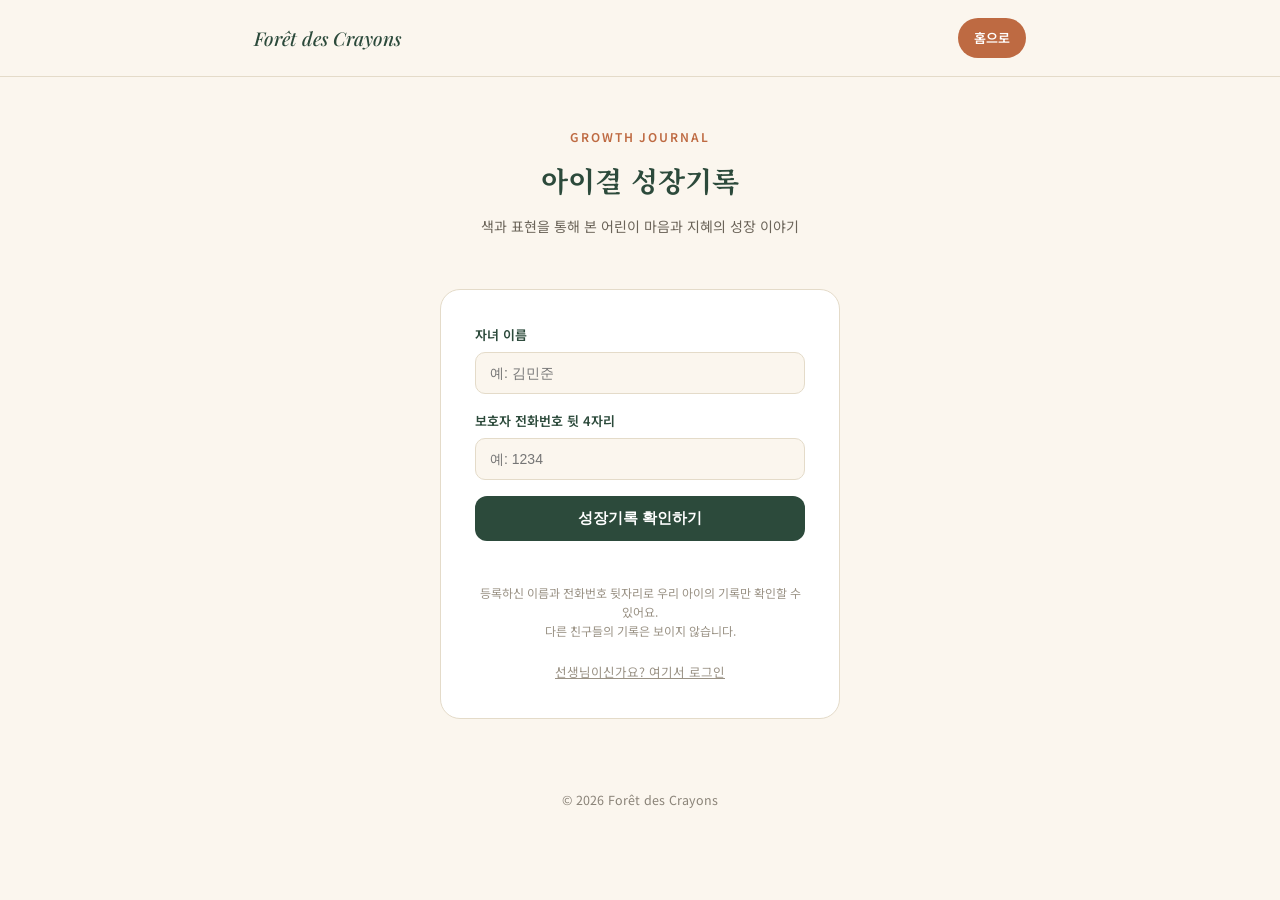
<file: journal.html>
<!DOCTYPE html>
<html lang="ko">
<head>
<meta charset="UTF-8">
<meta name="viewport" content="width=device-width, initial-scale=1.0">
<title>성장기록 | 크레용숲</title>
<link rel="preconnect" href="https://fonts.googleapis.com">
<link href="https://fonts.googleapis.com/css2?family=Playfair+Display:ital,wght@0,500;1,500;1,600&family=Noto+Serif+KR:wght@500;700&family=Noto+Sans+KR:wght@300;400;500;600;700&display=swap" rel="stylesheet">
<style>
  :root{
    --ivory:#FBF6EE; --ivory-deep:#F3EBDC; --forest:#2C4A3B; --clay:#BE6A42;
    --gold:#D3A24C; --berry:#8B4B5C; --sage:#93AC8C; --ink:#2A2622; --paper:#FFFFFF; --line:#E4DBC9;
    --radius-lg:32px; --radius-md:20px;
  }
  *{box-sizing:border-box; margin:0; padding:0;}
  body{font-family:'Noto Sans KR',sans-serif; background:var(--ivory); color:var(--ink); line-height:1.7;}
  .logotype{font-family:'Playfair Display',serif; font-style:italic; font-weight:500;}
  a{color:inherit; text-decoration:none;}
  .eyebrow{font-size:12px; letter-spacing:.16em; text-transform:uppercase; font-weight:600; color:var(--clay);}
  .wrap{max-width:820px; margin:0 auto; padding:0 24px;}
  header{padding:18px 0; border-bottom:1px solid var(--line);}
  .header-inner{max-width:820px; margin:0 auto; padding:0 24px; display:flex; justify-content:space-between; align-items:center;}
  .brand{font-size:19px; color:var(--forest);}
  .cta-btn{background:var(--clay); color:#fff; padding:9px 16px; border-radius:999px; font-size:13px; font-weight:600; border:none; cursor:pointer;}

  .hero{padding:50px 0 20px; text-align:center;}
  .hero h1{font-family:'Noto Serif KR',serif; font-size:clamp(22px,3vw,28px); color:var(--forest); margin-top:10px;}
  .hero p{color:#6b6459; font-size:14px; margin-top:10px;}

  /* ---------- 로그인 ---------- */
  .login-card{
    background:var(--paper); border:1px solid var(--line); border-radius:var(--radius-md);
    max-width:400px; margin:30px auto; padding:34px;
  }
  .field{margin-bottom:16px;}
  .field label{display:block; font-size:13px; font-weight:600; color:var(--forest); margin-bottom:6px;}
  .field input{width:100%; border:1.5px solid var(--line); border-radius:10px; padding:12px 14px; font-size:14px; background:var(--ivory);}
  .login-btn{width:100%; background:var(--forest); color:#fff; padding:13px; border-radius:12px; font-size:14.5px; font-weight:700; border:none; cursor:pointer;}
  .login-err{color:#c0554f; font-size:13px; margin-top:10px; text-align:center; min-height:18px;}
  .privacy-note{font-size:12px; color:#9a9285; text-align:center; margin-top:14px; line-height:1.6;}

  /* ---------- 카르테 표지 ---------- */
  #journalView{display:none;}
  .carte-cover{
    background: radial-gradient(circle at 30% 20%, #F3E3D3 0%, var(--ivory) 60%);
    border-radius:var(--radius-lg); padding:60px 40px; text-align:center; margin-bottom:34px;
    border:1px solid var(--line);
  }
  .carte-cover .brand-mark{font-family:'Playfair Display',serif; font-style:italic; color:var(--clay); font-size:18px;}
  .cover-logo{width:64px; height:auto; margin:0 auto 10px; display:block;}
  .summary-title-banner{text-align:center; margin:48px 0 28px; padding-top:36px; border-top:2px solid var(--line);}
  .summary-title-banner .summary-title-eyebrow{display:block; font-family:'Playfair Display',serif; font-style:italic; color:var(--clay); font-size:13px; letter-spacing:1px; margin-bottom:6px;}
  .summary-title-banner h2{
    font-family:'Noto Serif KR',serif; font-size:24px; color:var(--forest);
    display:inline-block; padding-bottom:10px; border-bottom:3px solid var(--clay);
  }
  .carte-cover h2{font-family:'Noto Serif KR',serif; font-size:clamp(26px,4vw,36px); color:var(--forest); margin:14px 0 6px;}
  .carte-cover .sub-en{font-family:'Playfair Display',serif; font-style:italic; color:var(--clay); font-size:12.5px; margin-bottom:6px;}
  .carte-cover .sub{font-size:13.5px; color:#8a8378; margin-bottom:26px;}
  .cover-photo-ring{
    width:150px; height:150px; border-radius:50%; margin:0 auto 10px; overflow:hidden;
    border:6px solid var(--paper); box-shadow:0 14px 30px -14px rgba(44,74,59,.4); background:var(--ivory-deep);
  }
  .cover-photo-ring img{width:100%; height:100%; object-fit:cover;}
  .carte-cover .child-name{font-family:'Noto Serif KR',serif; font-size:22px; color:var(--forest); margin-bottom:10px;}
  .carte-cover .term{font-size:13.5px; color:var(--clay); font-weight:600;}
  .carte-cover .reg-period{font-size:12px; color:#9a9285; margin-top:2px;}
  .stat-row{display:flex; justify-content:center; gap:26px; margin-top:26px; flex-wrap:wrap;}
  .stat-row div{font-size:12px; color:#8a8378;}
  .stat-row b{display:block; font-family:'Noto Serif KR',serif; font-size:20px; color:var(--forest);}
  .print-btn{
    display:inline-flex; align-items:center; gap:6px; background:var(--paper); border:1.5px solid var(--forest);
    color:var(--forest); padding:9px 18px; border-radius:999px; font-size:13px; font-weight:600; margin-top:26px;
  }
  .logout-link{display:block; text-align:center; font-size:12.5px; color:#8a8378; text-decoration:underline; margin-top:8px;}

  /* ---------- 월별 카드 (원본 PPTX 레이아웃 참고) ---------- */
  .month-card{
    background:var(--paper); border:1px solid var(--line); border-radius:var(--radius-lg);
    padding:36px; margin-bottom:26px; position:relative; overflow:hidden;
  }
  .month-num{
    font-family:'Noto Serif KR',serif; font-size:56px; font-weight:700; color:var(--ivory-deep);
    position:absolute; top:14px; right:28px; line-height:1; -webkit-text-stroke:1px var(--line);
  }
  .month-title-row{margin-bottom:20px;}
  .class-group-heading{
    font-family:'Noto Serif KR',serif; font-size:18px; color:var(--forest);
    margin:36px 0 18px; padding-bottom:10px; border-bottom:2px solid var(--line);
    display:flex; align-items:baseline; gap:10px;
  }
  .class-group-heading:first-child{margin-top:0;}
  .class-group-count{font-family:'Noto Sans KR',sans-serif; font-size:12.5px; font-weight:600; color:#9a9285;}
  .class-note{
    background:var(--ivory-deep); border-radius:14px; padding:14px 18px; margin-top:8px;
    font-size:12.5px; color:#7a7468; line-height:1.7;
  }
  .month-badge{display:inline-block; background:var(--forest); color:#fff; font-size:12px; font-weight:700; padding:4px 14px; border-radius:8px;}
  .artwork-title{font-family:'Noto Serif KR',serif; font-size:17px; color:var(--forest); margin-top:10px;}
  .session-theme{font-size:12.5px; color:var(--clay); font-weight:600; margin-top:6px;}

  .carte-grid{display:grid; grid-template-columns:1.2fr 1fr; gap:26px;}
  @media(max-width:640px){ .carte-grid{grid-template-columns:1fr;} }
  .photo-main{width:100%; aspect-ratio:4/3; border-radius:18px; object-fit:cover; background:var(--ivory-deep);}
  .photo-empty{display:flex; align-items:center; justify-content:center; color:#b7ae9e; font-size:12.5px;}
  .photo-grid{display:grid; grid-template-columns:1fr 1fr; gap:8px; margin-bottom:0;}
  .photo-grid img{width:100%; aspect-ratio:1/1; border-radius:14px; object-fit:cover; background:var(--ivory-deep);}
  .mood-flow{display:flex; align-items:center; gap:14px;}
  .mood-swatch-wrap{display:flex; flex-direction:column; align-items:center; gap:5px; font-size:11.5px; color:#7a7468;}
  .swatch-lg{width:36px; height:36px; border-radius:50%; border:2px solid #fff; box-shadow:0 2px 6px rgba(0,0,0,.14);}
  .mood-arrow{font-size:16px; color:var(--clay);}
  .mood-note{font-size:11.5px; color:#7a7468; font-style:italic; text-align:center; max-width:110px;}
  .color-chip-row{display:flex; gap:18px; flex-wrap:wrap;}
  .color-chip{display:flex; flex-direction:column; align-items:center; gap:6px; font-size:11.5px; color:#7a7468;}
  .summary-filter{
    display:flex; align-items:center; gap:10px; flex-wrap:wrap; margin:0 0 22px; font-size:13px; color:#7a7468;
  }
  .summary-filter select{padding:6px 10px; border-radius:8px; border:1px solid var(--line); background:var(--paper); font-size:13px; color:#3f3b34;}
  .filter-reset{padding:6px 14px; border-radius:999px; border:1px solid var(--line); background:var(--paper); font-size:12px; cursor:pointer; color:var(--forest);}
  .filter-reset:hover{background:var(--ivory-deep);}
  .filter-save{padding:6px 14px; border-radius:999px; border:none; background:var(--forest); color:#fff; font-size:12px; cursor:pointer;}
  .filter-save:hover{opacity:.9;}
  .filter-saved-msg{font-size:12px; color:var(--sage); font-weight:700;}
  .teacher-login-link{margin-top:16px; text-align:center;}
  .teacher-login-link a{font-size:12.5px; color:#9a9285; text-decoration:underline;}
  .teacher-badge{
    display:inline-block; margin-top:10px; padding:4px 12px; border-radius:999px;
    background:#3A362F; color:#fff; font-size:11.5px; font-weight:700;
  }
  .observation{
    background:var(--ivory-deep); border-radius:14px; padding:16px 18px; margin-top:14px; font-size:13.5px;
    color:#4b463f; line-height:1.8; white-space:pre-line;
  }
  .observation-label{font-size:11.5px; font-weight:700; color:var(--clay); margin-bottom:6px; display:block;}
  .observation::before{content:"“ "; color:var(--clay);}
  .auto-insight{
    background:#EFF4EC; border:1px dashed #C9DCC0; border-radius:14px; padding:14px 18px; margin-top:12px;
    font-size:13px; color:#3f4f3a; line-height:1.8;
  }

  .photo-sub{width:100%; aspect-ratio:4/3; border-radius:18px; object-fit:cover; background:var(--ivory-deep); margin-bottom:16px;}
  .info-block{margin-bottom:14px;}
  .info-label{font-size:11.5px; font-weight:700; color:var(--clay); text-transform:uppercase; letter-spacing:.05em; margin-bottom:8px; display:block;}
  .color-row{display:flex; align-items:center; gap:10px;}
  .swatch{width:26px; height:26px; border-radius:50%; border:1px solid var(--line); flex-shrink:0;}
  .color-row span{font-family:'Noto Serif KR',serif; font-size:16px; color:var(--forest);}
  .material-pills{display:flex; flex-wrap:wrap; gap:6px;}
  .pill{background:var(--paper); border:1px solid var(--line); font-size:12px; color:var(--forest); padding:5px 12px; border-radius:999px;}

  .empty-state{text-align:center; padding:50px 0; color:#8a8378; font-size:14px;}
  footer{text-align:center; padding:40px 0; font-size:12.5px; color:#8a8378;}
  .print-footer{display:none;}
  .print-footer-en{font-family:'Playfair Display',serif; font-style:italic;}
  .print-copyright{display:none;}

  /* ---------- 종합 요약 (색채 차트 + 원장님 해석) ---------- */
  .summary-section{margin-top:30px;}
  .sec-label{display:flex; align-items:center; gap:10px; margin-bottom:16px;}
  .sec-label h3{font-family:'Noto Serif KR',serif; font-size:17px; color:var(--forest);}
  .sec-label .tag{font-size:11px; font-weight:700; padding:3px 10px; border-radius:999px;}
  .tag-auto{background:#E4F0E0; color:#5C7A56;}
  .tag-manual{background:#F3E3E8; color:var(--berry);}
  .sec-letter{
    display:flex; align-items:center; justify-content:center; flex:0 0 auto;
    width:26px; height:26px; border-radius:50%; background:var(--forest); color:#fff;
    font-size:13px; font-weight:800; font-family:'Noto Serif KR',serif;
  }
  .sec-toggle-btn{
    margin-left:auto; padding:5px 12px; border-radius:999px; border:1px solid var(--line);
    background:var(--paper); font-size:11.5px; color:#7a7468; cursor:pointer; white-space:nowrap;
  }
  .sec-toggle-btn:hover{background:var(--ivory-deep);}
  .sec-hidden-note{
    background:#FCEFD8; border:1px dashed #E8CE95; border-radius:10px; padding:8px 14px;
    font-size:11.5px; color:#8a6a2f; margin-bottom:14px;
  }
  .feedback-box{background:#F7EFE4; border:1px solid #EAD9BE; border-radius:14px; padding:16px 20px; margin-top:14px;}
  .feedback-label{font-size:11.5px; font-weight:700; color:var(--clay); margin-bottom:6px;}
  .feedback-text{font-size:13.5px; color:#3f3b34; line-height:1.8; white-space:pre-wrap;}
  .feedback-empty{font-size:12.5px; color:#b7ae9e; font-style:italic;}

  .structured-hints{display:flex; flex-direction:column; gap:14px;}
  .hint-block{background:var(--paper); border:1px solid var(--line); border-radius:16px; padding:18px 22px;}
  .hint-block-head{font-family:'Noto Serif KR',serif; font-size:14.5px; color:var(--forest); font-weight:700; margin-bottom:8px;}
  .hint-sub{font-family:'Noto Sans KR',sans-serif; font-weight:600; color:#5c5648;}
  .hint-block-body{font-size:13.5px; color:#3f3b34; line-height:1.85; white-space:pre-wrap;}
  .hint-art{background:#F7EFE4; border-color:#EAD9BE;}
  .hint-art .hint-block-head{color:var(--clay);}

  .timeline-card, .freq-card, .wheel-card{background:var(--paper); border:1px solid var(--line); border-radius:var(--radius-md); padding:28px 26px; margin-bottom:16px;}
  .wheel-card{text-align:center;}
  .wheel-card svg{max-width:280px; margin:0 auto;}
  .wheel-caption{font-size:12px; color:#9a9285; margin-top:10px;}
  .timeline{display:flex; align-items:flex-end; gap:6px; position:relative; padding-top:10px; flex-wrap:wrap;}
  .t-node{flex:1; min-width:60px; text-align:center;}
  .t-dot{width:24px; height:24px; border-radius:50%; margin:0 auto 8px; border:3px solid #fff; box-shadow:0 0 0 1px var(--line);}
  .t-node .r{font-size:10.5px; color:var(--clay); font-weight:700;}
  .t-node .c{font-family:'Noto Serif KR',serif; font-size:13px; color:var(--forest); margin-top:2px;}

  .freq-row{display:flex; align-items:center; gap:14px; margin-bottom:12px;}
  .freq-row:last-child{margin-bottom:0;}
  .freq-label{width:76px; font-size:12.5px; color:var(--forest); font-weight:600; flex-shrink:0;}
  .freq-bar-bg{flex:1; background:var(--ivory-deep); border-radius:8px; height:18px; overflow:hidden;}
  .freq-bar{height:100%; border-radius:8px;}
  .freq-count{width:20px; font-size:12px; color:#8a8378; text-align:right;}

  .cat-grid{display:grid; grid-template-columns:1fr 1fr; gap:12px; margin-bottom:16px;}
  @media(max-width:560px){ .cat-grid{grid-template-columns:1fr;} }
  .cat-card{background:var(--paper); border:1px solid var(--line); border-radius:14px; padding:16px 18px;}
  .cat-card .name{font-size:12px; font-weight:700; color:var(--clay); margin-bottom:6px;}
  .cat-card .flow{font-family:'Noto Serif KR',serif; font-size:14px; color:var(--forest); display:flex; align-items:center; gap:6px;}
  .cat-card .flow .arrow{color:var(--gold); font-size:13px;}

  .highlight-list{background:var(--paper); border:1px solid var(--line); border-radius:var(--radius-md); padding:22px 24px; margin-bottom:16px;}
  .highlight-list div{display:flex; gap:10px; margin-bottom:10px; font-size:13.5px; color:#3f3b34;}
  .highlight-list div:last-child{margin-bottom:0;}
  .highlight-list .check{color:var(--sage); font-weight:900;}

  /* ---------- 색상×톤 그리드 (색상심리 체크판) ---------- */
  .tone-grid-head{display:grid; grid-template-columns:56px repeat(3,1fr); gap:6px; margin-bottom:8px; font-size:11px; color:#9a9285; text-align:center;}
  .tone-row{display:grid; grid-template-columns:56px repeat(3,1fr); gap:6px; margin-bottom:6px; align-items:center;}
  .tone-row-label{font-size:12px; font-weight:700; color:var(--forest); text-align:right; padding-right:4px;}
  .tone-cell{height:32px; border-radius:8px; border:1px solid rgba(0,0,0,.06); display:flex; align-items:center; justify-content:center; opacity:.32; transition:opacity .2s;}
  .tone-cell.picked{opacity:1; box-shadow:0 0 0 2px var(--paper), 0 0 0 3.5px var(--clay);}
  .tone-mark{color:#fff; font-size:11.5px; font-weight:800; text-shadow:-1px -1px 0 rgba(0,0,0,.55), 1px -1px 0 rgba(0,0,0,.55), -1px 1px 0 rgba(0,0,0,.55), 1px 1px 0 rgba(0,0,0,.55);}
  .mood-color-row{display:flex; align-items:flex-start; gap:10px; padding:8px 0; border-bottom:1px solid var(--line);}
  .mood-color-row:last-child{border-bottom:none;}
  .mood-color-name{font-weight:700; color:var(--forest); font-size:12.5px; min-width:34px; flex-shrink:0; padding-top:1px;}
  .mood-color-text{color:#4b463f; font-size:12.5px; line-height:1.7;}
  .evidence-group{margin-bottom:16px;}
  .evidence-group:last-child{margin-bottom:0;}
  .evidence-label{font-size:12.5px; font-weight:700; color:var(--forest); margin-bottom:6px; display:block;}
  .evidence-item{font-size:12px; color:#4b463f; line-height:1.7; padding-left:2px;}
  .evidence-item b{color:var(--clay); font-weight:700; margin-right:4px;}

  /* ---------- 재료 효과 비율 바 ---------- */
  .effect-bar{display:flex; height:22px; border-radius:11px; overflow:hidden; margin-bottom:14px;}
  .effect-seg{height:100%;}
  .effect-legend{display:flex; gap:16px; flex-wrap:wrap; font-size:12px; color:#4b463f;}
  .effect-legend i{display:inline-block; width:10px; height:10px; border-radius:3px; margin-right:5px; vertical-align:middle;}

  .info-note{font-size:13px; color:#4b463f; line-height:1.7;}
  .keyword-cat-grid{display:grid; grid-template-columns:1fr 1fr; gap:14px;}
  @media(max-width:560px){ .keyword-cat-grid{grid-template-columns:1fr;} }
  .keyword-cat-card{background:var(--paper); border:1px solid var(--line); border-radius:16px; padding:18px 20px; border-top:3px solid var(--forest);}
  .keyword-cat-name{font-size:13px; font-weight:700; color:var(--forest); margin-bottom:10px; display:block;}
  .keyword-cat-sentence{font-size:12.5px; color:#4b463f; line-height:1.7; margin-bottom:12px;}
  .keyword-cat-sentence b{color:var(--clay); font-weight:700;}
  .keyword-cat-words{display:flex; flex-wrap:wrap; gap:5px;}
  .wordcloud-wrap{background:var(--paper); border:1px solid var(--line); border-radius:16px; padding:10px; break-inside:avoid; page-break-inside:avoid;}
  .wordcloud-svg{width:100%; height:auto; display:block;}
  .wordcloud-svg text{font-family:inherit;}
  .cat-word{background:var(--ivory-deep); color:#7a7468; font-size:10.5px; padding:3px 9px; border-radius:999px;}
  .cat-word.top{background:var(--forest); color:#fff; font-weight:700;}

  .ability-board{display:grid; grid-template-columns:repeat(auto-fit, minmax(150px, 1fr)); gap:10px;}
  .ability-group{margin-bottom:20px;}
  .ability-group:last-of-type{margin-bottom:0;}
  .ability-group-label{font-size:12.5px; font-weight:700; color:var(--forest); margin-bottom:10px; display:block;}
  .ability-mini-group{margin-bottom:8px;}
  .ability-mini-group:last-child{margin-bottom:0;}
  .ability-mini-label{font-size:11px; font-weight:700; color:#9a9285; margin-bottom:4px; display:block;}
  .ability-badge{background:var(--ivory-deep); border-radius:14px; padding:12px 14px;}
  .ability-badge.standout{background:#FCEFD8; border:1px solid #E8CE95;}
  .ability-name{display:block; font-weight:700; color:var(--forest); font-size:12.5px; margin-bottom:2px;}
  .ability-count{display:block; color:#9a9285; font-size:11px; margin-bottom:6px;}
  .ability-desc{display:block; color:#6b6459; font-size:11.5px; line-height:1.5;}
  .ability-def{display:block; color:var(--forest); font-size:11.5px; line-height:1.5; font-weight:700; margin-bottom:2px;}
  .stage-chip{display:inline-block; margin-top:4px; margin-bottom:4px; padding:2px 8px; border-radius:20px; font-size:10.5px; font-weight:700; color:#fff;}
  .stage-chip.stage-1{background:#B7AE9E;}
  .stage-chip.stage-2{background:#D9A756;}
  .stage-chip.stage-3{background:#8CA37A;}
  .stage-chip.stage-4{background:#6B8F5C;}
  .stage-chip.stage-none{background:transparent; color:#b7ae9e; border:1px dashed #d8cfc0; font-weight:600;}

  /* 학부모 화면: 가장 크게 자란 힘 TOP 카드 */
  .top-ability-list{display:flex; flex-direction:column; gap:10px;}
  .ability-top-row{display:flex; gap:24px; align-items:flex-start; flex-wrap:wrap;}
  .ability-top-wheel{flex:1.3 1 380px; max-width:460px;}
  .ability-top-wheel .wheel-card{max-width:100%;}
  .ability-top-wheel .wheel-card svg{max-width:100%;}
  .ability-top-cards{flex:1 1 320px; min-width:260px;}
  .top-ability-card{display:flex; align-items:flex-start; gap:12px; background:#F7F3EA; border:1px solid var(--line); border-radius:14px; padding:14px 16px;}
  .top-ability-icon{width:34px; height:34px; border-radius:50%; background:#fff; display:flex; align-items:center; justify-content:center; font-size:17px; flex-shrink:0; box-shadow:0 2px 5px rgba(0,0,0,.06);}
  .top-ability-body{flex:1; min-width:0;}
  .top-ability-name{font-weight:700; color:var(--forest); font-size:13.5px; margin-bottom:3px;}
  .top-ability-blurb{font-size:12px; color:#6b6459; line-height:1.55;}
  .top-ability-trend{color:#8CA37A; font-weight:800; font-size:14px; flex-shrink:0; padding-top:2px;}

  /* 마음의 능력: 아이콘 + 가로 막대 */
  .mind-bar-list{display:flex; flex-direction:column; gap:14px;}
  .mind-bar-row{display:flex; align-items:center; gap:10px;}
  .mind-bar-icon{font-size:18px; width:22px; text-align:center; flex-shrink:0;}
  .mind-bar-label-wrap{width:108px; flex-shrink:0;}
  .mind-bar-label{display:block; font-size:12.5px; color:var(--forest); font-weight:600;}
  .mind-bar-def{display:block; font-size:9.5px; color:#9a9285; font-weight:400; margin-top:1px;}
  .mind-bar-track{flex:1; height:14px; background:var(--ivory-deep); border-radius:8px; overflow:hidden;}
  .mind-bar-fill{height:100%; background:linear-gradient(90deg, #C9DDB9, #8CA37A); border-radius:8px;}
  .mind-bar-fill.unconfirmed{background:repeating-linear-gradient(45deg, #E4DBC9, #E4DBC9 6px, #ECE4D4 6px, #ECE4D4 12px);}
  .mind-bar-count{width:56px; text-align:right; font-size:11px; color:#9a9285; flex-shrink:0;}

  /* 마음의 능력 성장방향 표 */
  .mind-table{width:100%; border-collapse:collapse; font-size:12px;}
  .mind-table th{background:var(--ivory-deep); color:var(--forest); font-weight:700; text-align:left; padding:8px 10px; border-bottom:2px solid var(--line); white-space:nowrap;}
  .mind-table td{padding:10px; border-bottom:1px solid var(--line); vertical-align:top; line-height:1.6; color:#4b463f;}
  .mind-table tr:last-child td{border-bottom:none;}
  .mind-table-name{white-space:nowrap; font-weight:600; color:var(--forest);}
  .mind-table-def{display:block; font-size:9.5px; font-weight:400; color:#9a9285; margin-top:2px; white-space:normal;}
  .mind-table-icon{margin-right:6px;}

  .growth-narrative{
    background:#F7EFE4; border:1px solid #EAD9BE; border-radius:var(--radius-md); padding:20px 24px;
    font-size:14px; color:var(--forest); font-family:'Noto Serif KR',serif; line-height:1.8; margin-bottom:16px;
  }

  .gallery-heading{font-size:12.5px; font-weight:700; color:var(--clay); margin:0 0 12px 4px; letter-spacing:.2px;}
  .gallery-wrap{position:relative; display:flex; align-items:center; gap:6px;}
  .gallery-nav{
    flex:0 0 auto; width:34px; height:34px; border-radius:50%; border:1px solid var(--line);
    background:var(--paper); color:var(--forest); font-size:18px; cursor:pointer; line-height:1;
    display:flex; align-items:center; justify-content:center; box-shadow:0 2px 6px rgba(0,0,0,.06);
  }
  .gallery-nav:hover{background:var(--ivory-deep);}
  .gallery-strip{display:flex; gap:14px; overflow-x:auto; padding:4px 4px 20px; margin-bottom:8px; -webkit-overflow-scrolling:touch; scroll-behavior:smooth;}
  .gallery-item{flex:0 0 auto; width:96px; text-align:center; cursor:pointer;}
  .gallery-item:hover .gallery-thumb, .gallery-item:hover .gallery-thumb-empty{transform:translateY(-3px); box-shadow:0 8px 16px rgba(0,0,0,.12);}
  .gallery-thumb{width:96px; height:96px; border-radius:14px; object-fit:cover; border:2px solid var(--paper); box-shadow:0 4px 10px rgba(0,0,0,.08); transition:transform .2s, box-shadow .2s;}
  .gallery-thumb-empty{width:96px; height:96px; border-radius:14px; background:var(--ivory-deep); display:flex; align-items:center; justify-content:center; font-size:10.5px; color:#b7ae9e; transition:transform .2s, box-shadow .2s;}
  .gallery-caption{margin-top:7px; font-size:10.5px; color:#7a7468; line-height:1.4;}
  .gallery-caption b{display:block; color:var(--forest); font-size:12px; font-weight:700;}

  .split{display:grid; grid-template-columns:1fr 1fr; gap:14px;}
  @media(max-width:560px){ .split{grid-template-columns:1fr;} }
  .split-card{border-radius:var(--radius-md); padding:22px 24px; font-size:13.5px; color:#4b463f;}
  .split-card.strength{background:#EFF4EC; border:1px solid #D7E3CF;}
  .split-card.direction{background:#F7EFE4; border:1px solid #EAD9BE;}
  .split-card h4{font-family:'Noto Serif KR',serif; font-size:14px; color:var(--forest); margin-bottom:8px;}

  /* ---------- 인쇄 (개인 책자용) ---------- */
  @page{ size:A4; margin:12mm; }
  @media print{
    header, .privacy-note, .logout-link, .print-btn, .teacher-badge, #jSummaryFilter, #jGallery, .hero, .auto-insight{ display:none !important; }
    body{ background:#fff; }
    /* 배경색/그라데이션(마음색 체크판, 마음의 능력 막대 등)이 인쇄에서 사라지지
       않도록 강제로 살려요. 그래도 안 나오면 인쇄 대화상자의 "추가 설정 >
       배경 그래픽"을 꼭 체크해주세요 — 이 설정은 브라우저 쪽이라 CSS만으로는
       100% 강제가 안 될 수 있어요. */
    *{ -webkit-print-color-adjust:exact !important; print-color-adjust:exact !important; color-adjust:exact !important; }
    /* 페이지 여백(12mm)에 더해 안쪽에 살짝 여유를 둬서, 카드/글자가 여백선에
       바로 붙어보이지 않게 했어요. */
    .wrap{ max-width:100%; padding:0 6mm; }
    /* vh(뷰포트 높이) 단위는 실제 인쇄 페이지 크기와 안 맞아서 표지·회차 카드가
       어중간하게 다음 장으로 넘어가는 원인이라 안 쓰고, mm 단위로 페이지 높이를
       정확히 계산해서 표지가 한 페이지 안에 예쁘게 가운데 정렬되게 했어요.
       (A4 297mm - 위아래 여백 12mm×2 = 273mm) */
    .carte-cover{ display:flex; flex-direction:column; align-items:center; justify-content:center; break-after:page; page-break-after:always; border-radius:0; height:273mm; box-sizing:border-box; padding:0 10mm; }
    /* 예전엔 회차마다 무조건 새 페이지로 시작하게 강제했는데(break-after:page),
       그러면 사진이 없거나 내용이 짧은 회차는 페이지 아래쪽이 텅 비어버렸어요.
       이제는 break-inside:avoid만 둬서, 내용이 짧은 회차들은 자연스럽게 한
       페이지에 여러 개가 같이 들어가고, 페이지에 다 안 들어가는 회차만 통째로
       다음 페이지로 넘어가요. 카드 자체도 여백/사진 크기를 줄여서 최대한
       한 페이지(273mm) 안에 들어올 확률을 높였어요 — break-inside:avoid는
       "권장"이라 카드가 페이지 높이에 육박하면 브라우저가 무시하고 중간에서
       잘라버릴 수 있어서, 애초에 카드를 더 짧게 만드는 게 가장 확실해요. */
    .month-card{ break-inside:avoid; page-break-inside:avoid; box-shadow:none; margin-bottom:8mm; padding:18px 20px; }
    .month-card .photo-main{ aspect-ratio:16/9; }
    .month-card .photo-grid{ gap:5px; }
    .month-card .photo-grid img{ aspect-ratio:4/3; }
    .month-card .carte-grid{ gap:16px; }
    .month-card .observation{ padding:10px 14px; margin-top:8px; font-size:12px; line-height:1.55; }
    .month-card .info-block{ margin-bottom:8px; }
    .month-card .info-label{ margin-bottom:4px; }
    /* CSS grid는 인쇄(특히 Safari)에서 페이지 나누기를 잘 처리하지 못해서,
       한 페이지에 다 안 들어가면 쪼개는 대신 grid 전체를 다음 페이지로
       통째로 밀어버려요 — 그래서 이전 페이지가 제목만 있고 텅 비어버리는
       현상이 생겨요. 인쇄할 때만 flex로 바꿔서 이 문제를 없애요. */
    .carte-grid{ display:flex; flex-wrap:wrap; }
    .carte-grid > div:first-child{ flex:1.2 1 0; min-width:0; }
    .carte-grid > div:last-child{ flex:1 1 0; min-width:0; }
    footer{ display:none; }

    /* 페이지 아래에 작게 브랜드·이름 표시 (position:fixed는 인쇄 시 페이지마다
       반복해서 찍혀요). 예전엔 상단에도 고정 헤더를 뒀는데, 회차 카드의 큰
       장식 번호(01, 02...)와 자꾸 겹치는 문제가 있어서 하단 푸터 한 곳으로
       합쳤어요 — 푸터는 겹칠 콘텐츠가 없는 여백 자리라 훨씬 안전해요. */
    .print-footer{
      display:block; position:fixed; bottom:7mm; left:0; right:0;
      text-align:center; font-size:8.5px; color:#9a9285; letter-spacing:0.2px;
    }
    /* 무단복제 금지 문구는 매 페이지가 아니라, 인쇄되는 내용의 맨 끝(보통
       마지막 페이지)에 한 번만 나오게 고정(fixed) 대신 일반 블록으로 둬요. */
    .print-copyright{
      display:block; text-align:center; font-size:9px; color:#9a9285;
      margin-top:40px; padding-top:16px; border-top:1px solid #E4DBC9;
    }

    /* 회차 카드와 종합요약 사이 구분을 위한 타이틀 배너 — 여기서 새 페이지가
       시작되고, 뒤따르는 .summary-section은 별도로 페이지를 끊지 않아서
       배너와 첫 섹션이 같은 페이지에 자연스럽게 이어져요. */
    .summary-title-banner{ break-after:avoid; page-break-after:avoid; text-align:center; margin-bottom:20px; }

    /* 종합요약도 회차 카드와 똑같이 세로(A4)로, 화면과 같은 한 줄(1열) 배치로
       인쇄해요. 가로 2열 대시보드는 크롬 인쇄 엔진에서 페이지 경계 처리가
       불안정해서 내용이 어중간하게 끊기는 문제가 있었어요 — 세로 단일열이
       훨씬 안정적으로 나와요. 종합요약 전체가 새 페이지에서 시작하고, 이후는
       내용 길이에 따라 자연스럽게 여러 페이지로 이어져요(그래도 괜찮아요).*/
    .summary-section{ display:block; padding:0 4mm; break-before:page; page-break-before:always; }
    .summary-section .sec-block{ break-inside:avoid; page-break-inside:avoid; margin-bottom:22px; }
    .summary-section .sec-toggle-btn, .summary-section .sec-hidden-note{ display:none !important; }
    .summary-section .wheel-card svg{ max-width:220px; }
    .summary-section .ability-top-row{ flex-wrap:nowrap; gap:14px; }
    .summary-section .ability-top-wheel{ flex:1 1 300px; max-width:320px; }
    .summary-section .ability-top-wheel .wheel-card{ max-width:100%; }
    .summary-section .ability-top-cards{ flex:1 1 220px; min-width:0; }
    /* 아까는 B섹션 전체(sec-block)에만 break-inside:avoid를 걸었는데, 그 전체
       덩어리가 한 페이지보다 커서 지켜질 수가 없었어요. 그룹(3개 카드 묶음)과
       카드 하나하나에 따로 걸어야, 안 들어가면 그 단위 전체가 통째로 다음
       페이지로 넘어가고 중간에서 잘리지 않아요. */
    .ability-group{ break-inside:avoid; page-break-inside:avoid; }
    .ability-badge{ break-inside:avoid; page-break-inside:avoid; }
    .top-ability-card{ break-inside:avoid; page-break-inside:avoid; }
    .ability-top-row{ break-inside:avoid; page-break-inside:avoid; }
    .mind-bar-row{ break-inside:avoid; page-break-inside:avoid; }
    .mind-table tr{ break-inside:avoid; page-break-inside:avoid; }
    /* 마음의 능력 막대 사이 세로 간격을 줄여서, 꽃밭샘 피드백 글이 길어져도
       C 섹션이 한 페이지 안에 들어올 여유를 만들어요. */
    .summary-section .mind-bar-list{ gap:9px; }
    /* 작품 속 색채흐름(E): 바퀴를 왼쪽에, 회차별 색 타임라인·빈도바를
       오른쪽에 세로로 쌓아서 배치 — 위아래로 쌓지 않으니 훨씬 짧아져서
       한 페이지에 들어올 가능성이 커요. */
    .color-flow-wrap{ display:flex; gap:16px; align-items:flex-start; flex-wrap:nowrap; }
    .color-flow-wrap > .wheel-card{ flex:1 1 260px; max-width:280px; }
    .color-flow-wrap > .wheel-card svg{ max-width:100%; }
    .color-flow-wrap > div:not(.wheel-card){ flex:1 1 260px; min-width:0; }
    .color-flow-wrap .timeline-card, .color-flow-wrap .freq-card{ margin-bottom:10px; }
    .evidence-group{ break-inside:avoid; page-break-inside:avoid; }
    .summary-section .mind-table{ font-size:9.5px; }
    .summary-section .keyword-cat-card{ break-inside:avoid; page-break-inside:avoid; padding:12px 14px; }
    .summary-section .keyword-cat-name{ font-size:11px; margin-bottom:6px; }
    .summary-section .keyword-cat-sentence{ font-size:10.5px; margin-bottom:8px; }
    .summary-section .cat-word{ font-size:9px; }
    .summary-section .mind-table th, .summary-section .mind-table td{ padding:5px 6px; }
    /* D 섹션(마음색 체크판)을 압축해서 한 페이지에 더 잘 들어가게 */
    .summary-section .tone-cell{ height:20px; border-radius:5px; }
    .summary-section .tone-row{ margin-bottom:4px; gap:4px; }
    .summary-section .tone-grid-head{ margin-bottom:5px; gap:4px; font-size:9px; }
    .summary-section .tone-row-label{ font-size:10px; }
    .summary-section .tone-mark{ font-size:9px; }
    .summary-section .mood-color-row{ padding:5px 0; }
  }
</style>
</head>
<body>

<header>
  <div class="header-inner">
    <a href="index.html" class="brand logotype">Forêt des Crayons</a>
    <a href="index.html" class="cta-btn">홈으로</a>
  </div>
</header>

<div class="wrap">
  <div class="hero">
    <div class="eyebrow">Growth Journal</div>
    <h1>아이결 성장기록</h1>
    <p>색과 표현을 통해 본 어린이 마음과 지혜의 성장 이야기</p>
  </div>

  <div id="loginView">
    <div class="login-card">
      <div class="field">
        <label>자녀 이름</label>
        <input type="text" id="jName" placeholder="예: 김민준">
      </div>
      <div class="field">
        <label>보호자 전화번호 뒷 4자리</label>
        <input type="password" id="jPhone4" maxlength="4" placeholder="예: 1234" inputmode="numeric" onkeydown="if(event.key==='Enter') checkJournal()">
      </div>
      <button class="login-btn" onclick="checkJournal()">성장기록 확인하기</button>
      <div class="login-err" id="jErr"></div>
      <div class="privacy-note">등록하신 이름과 전화번호 뒷자리로 우리 아이의 기록만 확인할 수 있어요.<br>다른 친구들의 기록은 보이지 않습니다.</div>
      <div class="teacher-login-link"><a href="#" onclick="teacherLogin(event)">선생님이신가요? 여기서 로그인</a></div>
    </div>
  </div>

  <div id="journalView">
    <div class="carte-cover">
      <img class="cover-logo" src="[data-uri]" alt="크레용숲 로고">
      <div class="brand-mark">Forêt des Crayons</div>
      <h2 id="jCarteTitle">아이결 성장기록</h2>
      <p class="sub-en">A Record of Artistic Becoming</p>
      <p class="sub">색과 표현을 통해 본 어린이 마음과 지혜의 성장 이야기</p>
      <div class="cover-photo-ring" id="coverPhotoRing"><div style="width:100%;height:100%;"></div></div>
      <div class="child-name" id="jChildName"></div>
      <div class="teacher-badge" id="jTeacherBadge" style="display:none;">🔑 선생님 화면 (학부모에게는 안 보여요) · <a href="teacher-entry.html" style="text-decoration:underline;">회차 입력하러 가기</a></div>
      <div class="term" id="jTerm"></div>
      <div class="reg-period" id="jRegPeriod"></div>
      <div class="stat-row" id="jStatRow"></div>
      <div>
        <button class="print-btn" onclick="window.print()">🖨️ 개인 책자로 인쇄 / PDF 저장</button>
        <button class="print-btn" id="printParentBtn" style="display:none; background:var(--clay); margin-top:8px;" onclick="printAsParent()">👨‍👩‍👧 학부모용으로 인쇄 / PDF 저장 <span style="font-weight:400; opacity:.85;">(숨긴 섹션·선생님 전용 내용 제외)</span></button>
      </div>
    </div>
    <div id="jGallery"></div>
    <div id="jEntries"></div>
    <div id="jSummaryFilter"></div>
    <div id="jSummary"></div>
    <a href="#" class="logout-link" onclick="logoutJournal(event)">다른 아이 이름으로 다시 확인하기</a>
  </div>
</div>

<footer>© 2026 Forêt des Crayons</footer>
<div class="print-footer">크레용숲 · <span class="print-footer-en">Forêt des Crayons</span><span id="printFooterName"></span></div>

<script>
const GAS_URL = "https://script.google.com/macros/s/AKfycbyahvBkqM7NVzHde2vdtpWTGdOhaUs8i-ewGe9WBpuyyetVIv1VEPJrhhCNy3fgrmad/exec";
const MAIN_COLOR_HEX = {
  "빨강":"#D96B5C","주황":"#E0A24C","노랑":"#E8CE68","연두":"#9ACD32","초록":"#8FA888","청록":"#5C9A93",
  "파랑":"#5C7FA6","남색":"#41577A","보라":"#8B6BA6","분홍":"#D98FA6","갈색":"#8A6B4E",
  "회색":"#A6A29A","검정":"#3A362F","흰색":"#F3EBDC","보랏빛 파랑":"#6E6BA6",
  "민트":"#7FBFA6","핑크":"#D98FA6","자주색":"#8B4B5C","무지개":"#C9A6D9","골드":"#D4AF37","은색":"#B9B9B9",
  "하늘색":"#7FB8DB","청보라":"#6A6BC2"
};
const TONE_COLS = ['deep','vivid','pastel'];
const TONE_HUES = ['검정','빨강','주황','노랑','연두','초록','파랑','보라','핑크'];
const HUE_TONE_HEX = {
  검정:{deep:'#2B2B2B',vivid:'#6B6B6B',pastel:'#E6E2DA'},
  빨강:{deep:'#8E1B1B',vivid:'#E63946',pastel:'#F3B7B0'},
  주황:{deep:'#8A4A12',vivid:'#F2812E',pastel:'#F5CBA0'},
  노랑:{deep:'#8A7B12',vivid:'#F2E22E',pastel:'#F5F0A8'},
  연두:{deep:'#4B6B1E',vivid:'#9ACD32',pastel:'#D6EFB0'},
  초록:{deep:'#1F4B33',vivid:'#2E8B57',pastel:'#A8D8C0'},
  파랑:{deep:'#1B3A6B',vivid:'#3E6FE0',pastel:'#AFC6EF'},
  보라:{deep:'#4A1B6B',vivid:'#8E4FD1',pastel:'#D6BEEF'},
  핑크:{deep:'#6B1B4A',vivid:'#E24FA0',pastel:'#F5C2E0'}
};
function toneHex(hue, tone){
  const t = TONE_COLS.includes(tone) ? tone : 'vivid';
  return (HUE_TONE_HEX[hue] && HUE_TONE_HEX[hue][t]) || MAIN_COLOR_HEX[hue] || '#ccc';
}

// 감정·성장 키워드를 자유 텍스트 그대로 두되, 몇 가지 큰 갈래로 묶어서 보여주기
// 위한 사전. 완벽한 분류는 아니고, 실제 자주 쓰이는 표현 기준으로 구성했어요.
// 사전에 없는 단어는 자동으로 "기타" 갈래로 들어가고, 절대 숨기지 않아요.
const KEYWORD_CATEGORIES = [
  ['자기이해·자기주도', ['자기이해','자기수용','자기인식','자기존중','자기격려','자기표현','자신감','주도성','주체','스스로','자기방식','자기경험','자기작품','자기응원','내가 원하는','내 색','내 기준','편한 방식','선택을 드러','하고 싶은 것','생각을 손으로']],
  ['감정 인식·알아차림', ['알아차리기','이름 붙이기','돌아보기','감정의 크기','복합감정','마음 올라옴','달라진 마음','감각에 이름']],
  ['감정·마음 표현', ['감정표현','감정인식','표현하기','말하기','이야기로','색으로 감정','기쁨','슬픔','분노','화남','화난','두려움','불안','안정감','차분함','뿌듯함','애정표현','애착','가족애','만족감','편안','힘듦','걱정','해낸']],
  ['관계·소통', ['관계','협동','배려','공감','소통','신뢰','친구','가족','도움','건네기','반응하기','선물로','한결같음']],
  ['도전·회복탄력성', ['도전','다시','시도','전환','회복','실수','바꾸기','바꾸어','창의','문제해결']],
  ['몰입·성취', ['몰입','집중력','끝까지','속도로','머물기','완성','성장한 나','성취']],
  ['놀이성·호기심', ['놀이성','자유로움','즐거움','즐기','호기심','언어확장','탐구','형태','색채감각','손가락','운동력','감각탐색','심신','대근육','소근육']],
  ['상상·이야기 만들기', ['상상','이야기','스토리','비밀세계','세계','이어가기','이어지기','다르게','떠오른','떠오르는','생각을 말','발견하기','발견을','탐색하기','움직임에','계획을','계획 바꾸','새롭게','지키고 싶은','펼치기']]
];
function categorizeKeyword(k){
  for(const [cat, roots] of KEYWORD_CATEGORIES){
    if(roots.some(root => k.includes(root) || (root.length >= 2 && root.includes(k)))) return cat;
  }
  return '기타';
}

// 미술능력(9개) / 마음의 능력(5개) — 회차마다 이 중 하나씩 골라서 기록해요.
// (teacher-entry.html에서 드롭다운으로 선택) 6개월 종합요약에서 이 9개/5개를
// 각각 9각형·5각형 성장 바퀴로 집계해서 보여줘요.
const ART_ABILITIES = ['집중,지속력','언어표현','관계,소통력','표현기술,조형력','탐구,관찰력','발상,창의력','조화감각,색채력','문제해결,도전력','응용,표현전개력'];
const MIND_ABILITIES = ['마음 알아차림','마음표현','마음조절','마음믿기','마음나누기'];
// 미술능력을 감각·창의 성장/관계·실행 성장/표현·사고 성장 3갈래로 묶어서 표로도
// 보여줘요 (참고용 분류)
const ART_ABILITY_GROUPS = [
  ['감각, 창의 성장', ['조화감각,색채력','발상,창의력','탐구,관찰력']],
  ['관계, 실행 성장', ['관계,소통력','문제해결,도전력','응용,표현전개력']],
  ['표현, 사고 성장', ['표현기술,조형력','언어표현','집중,지속력']]
];
const ART_ABILITY_DEFS = {
  '집중,지속력':'하나의 활동에 몰입해서 끝까지 이어가는 힘',
  '언어표현':'생각과 느낌을 말로 풀어내는 힘',
  '관계,소통력':'친구·선생님과 어울리고 생각을 나누는 힘',
  '표현기술,조형력':'생각한 것을 손으로 구체화해내는 힘',
  '탐구,관찰력':'대상을 자세히 살피고 알아가는 호기심',
  '발상,창의력':'자기만의 아이디어와 이미지를 떠올리는 힘',
  '조화감각,색채력':'색과 형태를 조화롭게 다루는 감각',
  '문제해결,도전력':'막히는 순간에도 다른 방법을 찾아 다시 시도하는 힘',
  '응용,표현전개력':'배운 것을 새로운 장면으로 넓혀가는 힘'
};
const MIND_ABILITY_DEFS = {
  '마음 알아차림':'내 마음을 알아가는 힘',
  '마음표현':'내 마음을 꺼내는 힘',
  '마음조절':'내 마음을 다시 다루는 힘',
  '마음믿기':'내 선택을 믿는 힘',
  '마음나누기':'너와 나를 이어가는 힘'
};
// 수업전/후 마음색·톤은 아이의 "마음 상태"를 색으로 표현한 거예요. 작품 만들 때
// 고른 선택색상1~3(작품색)과는 다를 수도, 같을 수도 있어요. 톤(deep/vivid/pastel)은
// 항상 "마음"의 톤이고, 작품색 자체에는 별도 톤이 없어서 스와치는 기본(vivid)로 보여줘요.
function moodTone(e){
  if(TONE_COLS.includes(e.afterTone)) return e.afterTone;
  if(TONE_COLS.includes(e.beforeTone)) return e.beforeTone;
  return null;
}
function hasJongseong(str){
  const c = str.charCodeAt(str.length-1) - 0xAC00;
  if(c < 0 || c > 11171) return false;
  return (c % 28) !== 0;
}
const HUE_ANGLE = {
  "빨강":0,"다홍":18,"주황":42,"노랑":80,"연두":110,"초록":140,"청록":175,"민트":190,"하늘색":195,
  "파랑":210,"남색":235,"보랏빛 파랑":250,"청보라":245,"보라":270,"자주색":290,"분홍":330,"핑크":330,"갈색":25
};
function getHueAngle(name){
  if(!name) return null;
  if(name in HUE_ANGLE) return HUE_ANGLE[name];
  for(const k in HUE_ANGLE){ if(name.includes(k)) return HUE_ANGLE[k]; }
  return null; // 회색/검정/흰색 등 무채색 → 중심 근처
}
const MATERIAL_ZONE = {
  angles: { "사고활동":300, "감정활동":60, "뉴트럴":180 },
  bounds: { "사고활동":[240,360], "감정활동":[0,120], "뉴트럴":[120,240] },
  colors: { "사고활동":"#93AC8C", "감정활동":"#BE6A42", "뉴트럴":"#D3A24C" }
};
function normalizeZone(v){
  if(!v) return null;
  if(v.includes('사고')) return '사고활동';
  if(v.includes('감정')) return '감정활동';
  if(v.includes('뉴트럴') || v.includes('중립')) return '뉴트럴';
  return null;
}
function polar(cx,cy,r,angDeg){
  const a = angDeg*Math.PI/180;
  return { x: cx + r*Math.sin(a), y: cy - r*Math.cos(a) };
}
function wedgePath(cx,cy,r,startAngle,endAngle){
  const p1 = polar(cx,cy,r,startAngle), p2 = polar(cx,cy,r,endAngle);
  return `M${cx},${cy} L${p1.x.toFixed(1)},${p1.y.toFixed(1)} A${r},${r} 0 0 1 ${p2.x.toFixed(1)},${p2.y.toFixed(1)} Z`;
}
function renderMaterialWheel(entries){
  const zoned = entries.map(e => ({ ...e, zone: normalizeZone(e.materialEffect) })).filter(e => e.zone);
  if(zoned.length < 2) return '';
  const cx=140, cy=140, minR=26, maxR=112;

  const wedges = Object.entries(MATERIAL_ZONE.bounds).map(([name,[s,e]]) =>
    `<path d="${wedgePath(cx,cy,maxR,s,e)}" fill="${MATERIAL_ZONE.colors[name]}" opacity="0.12"/>`
  ).join('');

  const labels = Object.entries(MATERIAL_ZONE.angles).map(([name,ang]) => {
    const pt = polar(cx,cy,maxR+22,ang);
    return `<text x="${pt.x}" y="${pt.y}" font-size="10.5" fill="${MATERIAL_ZONE.colors[name]}" font-weight="700" text-anchor="middle" dominant-baseline="middle">${name}</text>`;
  }).join('');

  let dots='', path='';
  zoned.forEach((e,i)=>{
    const [s,end] = MATERIAL_ZONE.bounds[e.zone];
    const jitter = ((i % 3) - 1) * ((end-s)/5);
    const ang = MATERIAL_ZONE.angles[e.zone] + jitter;
    const r = minR + (zoned.length<=1?0.5:i/(zoned.length-1))*(maxR-minR);
    const pt = polar(cx,cy,r,ang);
    dots += `<circle cx="${pt.x.toFixed(1)}" cy="${pt.y.toFixed(1)}" r="7" fill="${MATERIAL_ZONE.colors[e.zone]}" stroke="#fff" stroke-width="2"/>`;
    path += (i===0?'M':'L') + pt.x.toFixed(1) + ',' + pt.y.toFixed(1) + ' ';
  });

  return `
    <div class="wheel-card">
      <svg viewBox="0 0 280 280" xmlns="http://www.w3.org/2000/svg">
        <defs><marker id="arrow2" markerWidth="8" markerHeight="8" refX="4" refY="4" orient="auto"><path d="M0,0 L8,4 L0,8 Z" fill="var(--clay)"/></marker></defs>
        ${wedges}
        <circle cx="${cx}" cy="${cy}" r="${maxR}" fill="none" stroke="#E4DBC9" stroke-width="1"/>
        ${labels}
        <path d="${path}" fill="none" stroke="var(--clay)" stroke-width="2" stroke-dasharray="3,3" marker-end="url(#arrow2)"/>
        ${dots}
      </svg>
      <div class="wheel-caption">중심에서 바깥쪽으로 갈수록 최근 회차예요 · 어느 영역(사고·감정·뉴트럴)에서 주로 활동했는지 흐름을 보여줘요</div>
    </div>`;
}

function renderColorWheel(entries){
  const colored = entries.filter(e => e.mainColor);
  if(colored.length < 2) return '';
  const size=280, cx=140, cy=140, minR=26, maxR=112;
  const hueLabels = [["빨강",0],["주황",42],["노랑",80],["초록",140],["청록",175],["파랑",210],["보라",270],["분홍",330]];
  let rings = [0.33,0.66,1].map(f=>`<circle cx="${cx}" cy="${cy}" r="${minR+(maxR-minR)*f}" fill="none" stroke="#E4DBC9" stroke-width="1"/>`).join('');
  let labels = hueLabels.map(([name,ang])=>{
    const a=ang*Math.PI/180, x=cx+(maxR+18)*Math.sin(a), y=cy-(maxR+18)*Math.cos(a);
    return `<text x="${x}" y="${y}" font-size="10" fill="#9a9285" text-anchor="middle" dominant-baseline="middle">${name}</text>`;
  }).join('');
  let dots='', path='';
  colored.forEach((e,i)=>{
    const ang = getHueAngle(e.mainColor);
    const r = ang===null ? minR*0.5 : minR + (colored.length<=1?0.5:i/(colored.length-1))*(maxR-minR);
    const a = (ang===null?0:ang)*Math.PI/180;
    const x = cx + r*Math.sin(a), y = cy - r*Math.cos(a);
    dots += `<circle cx="${x}" cy="${y}" r="7" fill="${MAIN_COLOR_HEX[e.mainColor]||'#999'}" stroke="#fff" stroke-width="2"/>`;
    path += (i===0?'M':'L') + x.toFixed(1) + ',' + y.toFixed(1) + ' ';
  });
  return `
    <div class="wheel-card">
      <svg viewBox="0 0 ${size} ${size}" xmlns="http://www.w3.org/2000/svg">
        <defs><marker id="arrow" markerWidth="8" markerHeight="8" refX="4" refY="4" orient="auto"><path d="M0,0 L8,4 L0,8 Z" fill="var(--clay)"/></marker></defs>
        ${rings}
        <text x="${cx}" y="${cy}" font-size="10" fill="#9a9285" text-anchor="middle" dominant-baseline="middle">무채색</text>
        ${labels}
        <path d="${path}" fill="none" stroke="var(--clay)" stroke-width="2" stroke-dasharray="3,3" marker-end="url(#arrow)"/>
        ${dots}
      </svg>
      <div class="wheel-caption">중심(무채색)에서 바깥쪽으로 갈수록 최근 회차예요 · 점을 이은 화살표가 색채 변화의 흐름을 보여줘요</div>
    </div>`;
}

// 마음색×톤 체크판: 아이가 수업 전/후에 고른 "마음색"이 어디쯤인지 보여줘요.
// (작품 만들 때 고른 선택색상1~3과는 다른 개념이에요 — 마음 상태를 색으로 표현한 것)
function renderToneGrid(entries){
  const picks = {};
  const bump = (color, tone) => {
    if(!TONE_HUES.includes(color) || !TONE_COLS.includes(tone)) return;
    const key = color + '|' + tone;
    picks[key] = (picks[key] || 0) + 1;
  };
  entries.forEach(e=>{
    bump(e.beforeColor, e.beforeTone);
    bump(e.afterColor, e.afterTone);
  });
  if(Object.keys(picks).length === 0) return '';

  const rows = TONE_HUES.map(hue => {
    const cells = TONE_COLS.map(tone => {
      const key = hue + '|' + tone;
      const count = picks[key] || 0;
      return `<div class="tone-cell${count ? ' picked' : ''}" style="background:${toneHex(hue,tone)};" title="${hue} · ${tone}${count ? ' · '+count+'회' : ''}">${count ? `<span class="tone-mark">${count>1?count:'●'}</span>` : ''}</div>`;
    }).join('');
    return `<div class="tone-row"><div class="tone-row-label">${hue}</div>${cells}</div>`;
  }).join('');

  return `
    <div class="wheel-card" style="text-align:left;">
      <div class="tone-grid-head"><div></div><div>deep</div><div>vivid</div><div>pastel</div></div>
      ${rows}
      <div class="wheel-caption tone-explainer" style="text-align:left; margin-top:14px; line-height:1.9;">
        진하고 탁할수록 강한 의욕과 에너지, 조금 더 깊고 묵직한 감정을 나타낼 수 있어요. 맑고 연할수록 부드럽고 편안한 마음, 조용히 쉬고 싶은 마음을 나타낼 수 있어요.<br>
        빨, 주, 노, 연두 색은 의욕, 에너지, 몸을 움직이고 싶은 마음과 연결됩니다.<br>
        초록 계열의 색은 마음의 균형, 안정감, 편안함과 연결됩니다.<br>
        파랑, 보라, 핑크 계열의 색은 생각하는 힘, 상상력, 스스로 표현하고 싶은 마음과 연결됩니다.<br>
        표시된 색은 우리 아이가 수업 전 또는 수업 후에 실제로 고른 마음색과 톤입니다.<br>
        색 하나로 마음을 단정하기보다 아이의 말과 행동, 작품 이야기와 함께 살펴봅니다.
      </div>
    </div>`;
}

// 마음색별로 회차마다 남긴 "마음 한 줄"을 모아서 보여줘요. 수업 전/후를 따로
// 구분하지 않고, 같은 색을 고른 순간의 말들을 색 하나로 모아 이어서 보여줘요
// (그 색에 대한 마음은 수업 전이든 후든 같은 색의 마음이라서요).
function renderMoodColorNotes(entries){
  const byColor = {};
  const push = (color, note) => {
    if(!color) return;
    const t = String(note||'').trim();
    if(!t) return;
    (byColor[color] = byColor[color] || []).push(t);
  };
  entries.forEach(e=>{
    push(e.beforeColor, e.beforeMoodNote);
    push(e.afterColor, e.afterMoodNote);
  });
  const colors = Object.keys(byColor);
  if(!colors.length) return '';

  const rows = colors.sort((a,b)=> byColor[b].length - byColor[a].length).map(c => {
    const hex = MAIN_COLOR_HEX[c] || '#ccc';
    const text = byColor[c].join(' · ');
    return `<div class="mood-color-row"><span class="swatch" style="background:${hex}; flex-shrink:0;"></span><span class="mood-color-name">${c}</span><span class="mood-color-text">${text}</span></div>`;
  }).join('');

  return `
    <div class="freq-card" style="text-align:left; margin-top:14px;">
      <div class="wheel-caption" style="margin-bottom:12px; font-weight:700; color:var(--forest);">마음색별로 모은 한 줄 (수업 전·후 구분 없이)</div>
      ${rows}
    </div>`;
}

// 재료 효과 비율: 사고활동(집중)·감정활동(발산)·뉴트럴(중립) 중 어느 쪽으로
// 더 많이 활동했는지 전체 회차 기준 비율로 보여줘요.
function renderEffectBalance(entries){
  const zoned = entries.map(e => normalizeZone(e.materialEffect)).filter(Boolean);
  if(!zoned.length) return '';
  const counts = {'감정활동':0, '뉴트럴':0, '사고활동':0};
  zoned.forEach(z => counts[z]++);
  const total = zoned.length;
  const seg = name => `<div class="effect-seg" style="width:${(counts[name]/total*100)}%; background:${MATERIAL_ZONE.colors[name]};" title="${name} ${Math.round(counts[name]/total*100)}%"></div>`;
  const legend = name => `<span><i style="background:${MATERIAL_ZONE.colors[name]}"></i>${name === '감정활동' ? '감정활동(발산효과)' : name === '뉴트럴' ? '뉴트럴(중립)' : '사고활동(집중효과)'} ${counts[name]}회</span>`;
  return `
    <div class="freq-card">
      <div class="effect-bar">${seg('감정활동')}${seg('뉴트럴')}${seg('사고활동')}</div>
      <div class="effect-legend">${legend('감정활동')}${legend('뉴트럴')}${legend('사고활동')}</div>
    </div>`;
}

// 감정·성장 키워드 모음: 갈래별로 묶어서 보여주고, 그 아이한테 가장 많이
// 나온 갈래가 위로 오도록 정렬해요. 자주 등장한 키워드일수록 크게 보여줘요.
// 회차마다 남긴 감정·성장 키워드를 모아서, 자주 나온 단어일수록 크게 보이는
// 워드클라우드로 보여줘요. "기쁨표현 · 창의적 · 기대감"처럼 "·"로 여러 단어를
// 한 번에 적어주신 경우, 낱개로 쪼개서 세야 "기쁨표현"이 여러 회차에 걸쳐
// 반복됐다는 게 정확히 잡혀요 (안 쪼개면 서로 다른 조합마다 따로따로 세어져서
// 진짜 자주 나온 단어가 묻혀버려요).
// 회차마다 남긴 감정·성장 키워드를 "카테고리별 카드"로 정리해요. 예전엔 칩을
// 크기로만 구분하는 워드클라우드였는데, 정보가 많아질수록 눈에 잘 안 들어와서
// 카테고리마다 독립된 틀(카드)을 만들고, 그 안에 (1) 한 줄 요약 문장 (2) 실제
// 단어 칩을 함께 넣는 방식으로 바꿨어요. "·"로 여러 단어를 한 번에 적어주신
// 경우("기쁨표현 · 창의적 · 기대감") 낱개로 쪼개서 세야 "기쁨표현"이 여러
// 회차에 반복됐다는 게 정확히 잡혀요.
// "기타"로 몰린 키워드들을 사전 없이도 스스로 소그룹으로 묶어주는 로직이에요
// (AI 호출 없이 브라우저에서 바로 계산돼서 비용이 전혀 들지 않아요). 아이마다
// 쓰는 표현이 달라서 고정 사전이 안 맞을 수 있으니, "기타"에 남은 키워드들끼리
// 같은 단어를 공유하면(예: "상상 이어가기"와 "상상 연결하기" → "상상") 그 단어를
// 그룹 이름 삼아 하나로 묶어요. 짝을 못 찾은 나머지는 "그 외"로 모아요.
const CLUSTER_STOPWORDS = new Set(['하기','해보기','하는','하며','했어요','것','수','위해','대한','통해','그리고','으로','에서','에게','스스로']);
function autoClusterKeywords(keys, counts){
  let pool = keys.slice();
  const clusters = [];
  while(pool.length){
    const wordMap = {};
    pool.forEach(k => {
      const tokens = k.split(/\s+/).map(t => t.trim()).filter(t => t.length >= 2 && !CLUSTER_STOPWORDS.has(t));
      new Set(tokens).forEach(t => (wordMap[t] = wordMap[t] || []).push(k));
    });
    let bestWord = null, bestKeys = [], bestScore = -1;
    Object.keys(wordMap).forEach(w => {
      const ks = wordMap[w];
      if(ks.length < 2) return;
      const score = ks.reduce((s,k)=>s+(counts[k]||1), 0) * 1000 + ks.length;
      if(score > bestScore){ bestScore = score; bestWord = w; bestKeys = ks; }
    });
    if(!bestWord) break;
    clusters.push({ label: `"${bestWord}" 관련 표현`, keys: bestKeys });
    pool = pool.filter(k => !bestKeys.includes(k));
  }
  if(pool.length) clusters.push({ label: '그 외', keys: pool });
  return clusters;
}

function renderKeywordCloud(entries){
  const counts = {};
  entries.forEach(e => (e.emotionKeywords||[]).forEach(raw => {
    String(raw||'').split(/[·,、]/).map(s => s.trim()).filter(Boolean).forEach(k => {
      counts[k] = (counts[k]||0) + 1;
    });
  }));
  const keys = Object.keys(counts);
  if(!keys.length) return '';

  const buildSentence = (top, rest, count) => {
    const countPhrase = count > 1 ? `(${count}회)` : '';
    let restPhrase = '';
    if(rest.length === 1){
      restPhrase = ` "${rest[0]}"의 모습도 함께 보였어요.`;
    } else if(rest.length >= 2){
      restPhrase = ` "${rest.slice(0,2).join('", "')}" 같은 모습도 이어졌어요.`;
    }
    return `가장 자주 나타난 건 <b>"${top}"</b>${countPhrase}예요.${restPhrase}`;
  };

  const groups = {};
  keys.forEach(k => {
    const cat = categorizeKeyword(k);
    (groups[cat] = groups[cat] || []).push(k);
  });

  // 아이마다, 선생님마다 쓰는 키워드 표현이 달라서, 정해둔 카테고리 사전이
  // 항상 잘 맞지는 않아요. "기타"에 남은 키워드가 2개 이상이면(비중과 상관없이)
  // 사전에 없는 표현들끼리 스스로 소그룹으로 묶어서(autoClusterKeywords) 보여줘요 —
  // 예전엔 "기타 비중이 전체의 45%를 넘을 때만" 이 로직이 돌았는데, 사전 카테고리가
  // 늘어날수록 기타의 "비중"은 낮아지지만 기타 안의 "개수"는 여전히 많을 수 있어서,
  // 이제는 개수만 보고 항상 소그룹으로 정리해요.
  const totalCount = keys.reduce((s,k)=>s+counts[k], 0);
  const otherKeysAll = groups['기타'] || [];

  if(otherKeysAll.length >= 2){
    delete groups['기타'];
    autoClusterKeywords(otherKeysAll, counts).forEach(c => { groups[c.label] = c.keys; });
  }

  const LAST_LABELS = new Set(['기타', '그 외']);
  const groupTotal = cat => groups[cat].reduce((s,k)=>s+counts[k], 0);
  const orderedCats = Object.keys(groups).sort((a,b) => {
    const aLast = LAST_LABELS.has(a), bLast = LAST_LABELS.has(b);
    if(aLast && !bLast) return 1;
    if(bLast && !aLast) return -1;
    return groupTotal(b) - groupTotal(a);
  });

  const cards = orderedCats.map(cat => {
    const sorted = groups[cat].slice().sort((a,b)=>counts[b]-counts[a]);
    const top = sorted[0], rest = sorted.slice(1,3);
    const sentence = buildSentence(top, rest, counts[top]);
    const words = sorted.map(k => `<span class="cat-word${k===top?' top':''}">${k}${counts[k]>1?` ×${counts[k]}`:''}</span>`).join('');
    return `
    <div class="keyword-cat-card">
      <span class="keyword-cat-name">${cat}</span>
      <div class="keyword-cat-sentence">${sentence}</div>
      <div class="keyword-cat-words">${words}</div>
    </div>`;
  }).join('');

  return `<div class="keyword-cat-grid">${cards}</div>`;
}

// 카테고리 카드와는 별개로, "많이 나온 키워드일수록 글자가 크게" 보이는
// 워드클라우드 그림도 하나 더 그려줘요. 외부 라이브러리 없이 순수 SVG로 그리고,
// 화면 중앙에서 소용돌이(스파이럴) 모양으로 자리를 넓혀가며 이미 놓인 단어와
// 겹치지 않는 자리를 찾아요. 사전이 필요 없어서 어떤 아이 키워드든 그대로 써요.
const WORDCLOUD_PALETTE = ['#D96B5C','#E0A24C','#8FA888','#5C7FA6','#8B6BA6','#D98FA6','#5C9A93','#8A6B4E','#4B6B1E','#6A6BC2','#B98A3E','#6E6BA6'];
function estimateTextWidth(text, fontSize){
  // 정밀한 measureText 없이도, 한글은 정사각형에 가깝고 영문/숫자는 더 좁으니
  // 글자 종류별로 대략의 폭만 어림잡아도 자리 배치엔 충분해요.
  let w = 0;
  for(const ch of text){ w += /[A-Za-z0-9]/.test(ch) ? fontSize * 0.62 : fontSize * 1.04; }
  return w;
}
function renderKeywordWordcloud(entries){
  const counts = {};
  entries.forEach(e => (e.emotionKeywords||[]).forEach(raw => {
    String(raw||'').split(/[·,、]/).map(s => s.trim()).filter(Boolean).forEach(k => {
      counts[k] = (counts[k]||0) + 1;
    });
  }));
  const keys = Object.keys(counts);
  if(!keys.length) return '';

  const sorted = keys.slice().sort((a,b)=>counts[b]-counts[a]);
  const maxCount = counts[sorted[0]], minCount = counts[sorted[sorted.length-1]];
  const FONT_MAX = 42, FONT_MIN = 15;
  const fontSizeOf = c => (maxCount === minCount) ? (FONT_MAX+FONT_MIN)/2
    : FONT_MIN + (c - minCount) / (maxCount - minCount) * (FONT_MAX - FONT_MIN);

  const W = 720, H = 380, cx = W/2, cy = H/2;
  const placed = [];
  const words = sorted.map((k, idx) => {
    const size = fontSizeOf(counts[k]);
    const w = estimateTextWidth(k, size), h = size * 1.15;
    let x = cx - w/2, y = cy - h/2, angle = 0, radius = 0;
    for(let attempt = 0; attempt < 2000; attempt++){
      x = cx + radius * Math.cos(angle) - w/2;
      y = cy + radius * Math.sin(angle) * 0.72 - h/2; // 세로로 살짝 눌러서 카드 비율에 맞춤
      const overlaps = placed.some(p => !(x + w < p.x - 4 || p.x + p.w < x - 4 || y + h < p.y - 4 || p.y + p.h < y - 4));
      const withinBounds = x >= 4 && y >= 4 && x + w <= W - 4 && y + h <= H - 4;
      if(!overlaps && withinBounds) break;
      angle += 0.35;
      radius += 1.1;
    }
    placed.push({x, y, w, h});
    return { k, size, cx: x + w/2, cy: y + h/2, color: WORDCLOUD_PALETTE[idx % WORDCLOUD_PALETTE.length], count: counts[k] };
  });

  const textEls = words.map(w => `<text x="${w.cx.toFixed(1)}" y="${w.cy.toFixed(1)}" font-size="${w.size.toFixed(1)}" fill="${w.color}" text-anchor="middle" dominant-baseline="central" font-weight="700">${w.k}</text>`).join('');
  return `<div class="wordcloud-wrap"><svg viewBox="0 0 ${W} ${H}" class="wordcloud-svg" xmlns="http://www.w3.org/2000/svg">${textEls}</svg></div>`;
}

// 지난 회차와 비교해서 달라진 점을 문장으로 자동 생성 (색, 톤, 재료 효과 영역,
// 새로 등장한 감정 키워드). 첫 회차는 비교 대상이 없어서 건너뜁니다.
function buildAutoInsights(entries){
  const seenKeywords = new Set();
  let colorStreak = 1;
  const RANK = {pastel:0, vivid:1, deep:2};
  return entries.map((e, i) => {
    const lines = [];
    const prev = i > 0 ? entries[i-1] : null;

    if(prev){
      if(e.color1 && prev.color1){
        if(e.color1 === prev.color1){
          colorStreak++;
          if(colorStreak >= 2) lines.push(`"${e.color1}" 색을 ${colorStreak}회 연속으로 선택했어요.`);
        } else {
          colorStreak = 1;
          lines.push(`대표 색이 "${prev.color1}"에서 "${e.color1}"(으)로 바뀌었어요.`);
        }
      }
      const curTone = moodTone(e), prevTone = moodTone(prev);
      if(curTone && prevTone && curTone !== prevTone && (curTone in RANK) && (prevTone in RANK)){
        lines.push(RANK[curTone] > RANK[prevTone]
          ? `마음의 색 톤이 더 진하고 또렷해졌어요 (${prevTone} → ${curTone}).`
          : `마음의 색 톤이 더 맑고 부드러워졌어요 (${prevTone} → ${curTone}).`);
      }
      const curZone = normalizeZone(e.materialEffect), prevZone = normalizeZone(prev.materialEffect);
      if(curZone && prevZone && curZone !== prevZone){
        lines.push(`활동 영역이 "${prevZone}"에서 "${curZone}"(으)로 옮겨갔어요.`);
      }
    }

    const newKeywords = (e.emotionKeywords||[]).filter(k => k && !seenKeywords.has(k));
    (e.emotionKeywords||[]).forEach(k => k && seenKeywords.add(k));
    if(prev && newKeywords.length){
      lines.push(`이번에 처음 "${newKeywords.join(', ')}" 감정이 나타났어요.`);
    }

    e.autoInsight = lines.join('<br>');
    return e;
  });
}

// 각도 헬퍼: 12시 방향을 0도로 두고 시계방향으로 진행
function polarPt(cx,cy,r,angDeg){
  const a = (angDeg - 90) * Math.PI / 180;
  return { x: cx + r*Math.cos(a), y: cy + r*Math.sin(a) };
}

// 성장단계(1~4) 관련 공통 상수/도우미. 횟수(관찰 빈도)와 완전히 별개의 데이터로,
// teacher-entry.html "능력 성장단계" 탭에서 선생님이 직접(또는 AI 도움을 받아) 판정해요.
const STAGE_LABELS = {1:'1단계·발견중', 2:'2단계·시도중', 3:'3단계·확장중', 4:'4단계·자기화중'};
const STAGE_SHORT = {1:'발견중', 2:'시도중', 3:'확장중', 4:'자기화중'};
function stagesMapFor(abilityStages, type){
  const map = {};
  (abilityStages || []).forEach(s => { if(s.type === type && s.ability) map[s.ability] = s; });
  return map;
}

// 미술능력/마음의 능력을 정N각형 성장 바퀴(레이더 차트)로 보여줘요.
// 거미줄(칸) 하나하나가 정확히 "1회"를 뜻하도록 눈금을 실제 횟수에 맞춰 그려서,
// 점이 눈금 사이 어중간한 곳에 걸치지 않고 항상 정확한 칸 위에 찍히게 했어요.
// 예전엔 "관찰 횟수"를 기준으로 바퀴를 그렸는데, 횟수가 많다고 그 능력이
// 더 크게 자란 게 아니라서(자주 관찰됨 ≠ 성장), 이제는 선생님이 판정한
// "성장단계(1~4)"를 기준으로 그려요. 아직 판정 안 된 능력은 중심 가까이(0)로
// 표시돼요.
function renderAbilityWheel(labels, stagesMap){
  const stageVals = labels.map(l => (stagesMap && stagesMap[l] && stagesMap[l].stage) || 0);
  if(!stageVals.some(v => v > 0)) return '';
  const n = labels.length;
  // 라벨("관계,소통력" 등)이 오른쪽/왼쪽 끝에서 잘리지 않도록 뷰박스를 넉넉히
  // 잡고 중심을 그만큼 옮겼어요.
  const cx=170, cy=170, minR=18, maxR=104;
  const angleStep = 360/n;
  const maxStage = 4;

  const ringsHtml = [];
  const ringLabelsHtml = [];
  for(let k=1; k<=maxStage; k++){
    const r = minR + (maxR-minR)*(k/maxStage);
    const pts = labels.map((l,i) => polarPt(cx,cy,r,i*angleStep));
    ringsHtml.push(`<polygon points="${pts.map(p=>p.x.toFixed(1)+','+p.y.toFixed(1)).join(' ')}" fill="none" stroke="#E4DBC9" stroke-width="1"/>`);
    ringLabelsHtml.push(`<text x="${cx+7}" y="${(cy-r).toFixed(1)}" font-size="8" fill="#b7ae9e" text-anchor="start" dominant-baseline="middle">${k}</text>`);
  }
  const axisLines = labels.map((l,i) => {
    const p = polarPt(cx,cy,maxR,i*angleStep);
    return `<line x1="${cx}" y1="${cy}" x2="${p.x.toFixed(1)}" y2="${p.y.toFixed(1)}" stroke="#E4DBC9" stroke-width="1"/>`;
  }).join('');
  const labelEls = labels.map((l,i) => {
    const p = polarPt(cx,cy,maxR+30,i*angleStep);
    return `<text x="${p.x.toFixed(1)}" y="${p.y.toFixed(1)}" font-size="9.5" fill="var(--forest)" font-weight="600" text-anchor="middle" dominant-baseline="middle">${l}</text>`;
  }).join('');

  const pts = labels.map((l,i) => {
    const r = minR + (stageVals[i]/maxStage)*(maxR-minR);
    return polarPt(cx,cy,r,i*angleStep);
  });
  const poly = pts.map(p=>p.x.toFixed(1)+','+p.y.toFixed(1)).join(' ');
  const dots = pts.map((p,i) => stageVals[i] > 0
    ? `<circle cx="${p.x.toFixed(1)}" cy="${p.y.toFixed(1)}" r="5" fill="var(--clay)" stroke="#fff" stroke-width="1.5"/>` : '').join('');

  return `
    <div class="wheel-card">
      <svg viewBox="0 0 340 340" xmlns="http://www.w3.org/2000/svg">
        ${ringsHtml.join('')}${axisLines}
        <polygon points="${poly}" fill="var(--clay)" opacity="0.22" stroke="var(--clay)" stroke-width="2"/>
        ${dots}
        ${ringLabelsHtml.join('')}
        ${labelEls}
      </svg>
      <div class="wheel-caption">1단계(발견) → 2단계(시도) → 3단계(확장) → 4단계(자기화)로 표시해요 · 바깥쪽일수록 그 힘을 더 깊고 넓게 자기 것으로 사용하고 있다는 뜻이에요 · 아직 판정 안 된 능력은 중심 가까이에 있어요</div>
    </div>`;
}

// 능력별 배지: 관찰 횟수(참고용)와, 있다면 실제 판정된 성장단계를 함께 보여줘요.
// 횟수가 많다고 ⭐ 표시를 하던 예전 방식은 "많이 나온 게 곧 많이 자란 것"으로
// 오해할 수 있어서 없앴어요 — 성장단계는 별도로 판정된 값만 표시해요.
function renderAbilityBadges(entries, field, labels, defs, groupsDef, stagesMap){
  const counts = {};
  labels.forEach(l => counts[l] = 0);
  entries.forEach(e => { if(e[field] && counts.hasOwnProperty(e[field])) counts[e[field]]++; });
  if(!Object.values(counts).some(c => c > 0)) return '';

  const badge = l => {
    const st = stagesMap && stagesMap[l];
    return `
    <div class="ability-badge">
      <span class="ability-name">${l}</span>
      <span class="ability-count">관찰 ${counts[l]}회</span>
      ${st && st.stage ? `<span class="stage-chip stage-${st.stage}">${STAGE_LABELS[st.stage] || ''}</span>` : `<span class="stage-chip stage-none">성장단계 미판정</span>`}
      ${defs[l] ? `<span class="ability-def">${defs[l]}</span>` : ''}
      ${st && st.reason ? `<span class="ability-desc" style="margin-top:4px;">"${st.reason}"</span>` : ''}
    </div>`;
  };

  if(groupsDef){
    return groupsDef.map(([title, items]) => `
      <div class="ability-group">
        <span class="ability-group-label">${title}</span>
        <div class="ability-board">${items.map(badge).join('')}</div>
      </div>`).join('');
  }
  return `<div class="ability-board">${labels.map(badge).join('')}</div>`;
}

function renderAbilitySection(entries, field, labels, defs, groupsDef, noteField, stagesMap){
  const badges = renderAbilityBadges(entries, field, labels, defs, groupsDef, stagesMap);
  const wheel = renderAbilityWheel(labels, stagesMap);
  const evidence = noteField ? renderAbilityEvidence(entries, field, noteField, labels) : '';
  if(!badges && !wheel) return '';
  return `${wheel}${badges ? `<div class="freq-card" style="margin-top:16px;">${badges}</div>` : ''}${evidence}`;
}

// 학부모 화면용: 있는 항목만, 최대 3개까지 카드로 보여줘요. 성장단계가 판정된 능력을
// 우선하고(질적으로 확인된 것이 먼저), 그다음은 관찰 횟수 순으로 채워요. 판정근거가
// 있으면 그 문장을 그대로 쓰고, 없으면 능력 설명으로 대체해요.
const ART_ABILITY_ICONS = {
  '집중,지속력':'🎯','언어표현':'💬','관계,소통력':'👥','표현기술,조형력':'✋','탐구,관찰력':'🔍',
  '발상,창의력':'💡','조화감각,색채력':'🎨','문제해결,도전력':'🧩','응용,표현전개력':'🚀'
};
function renderTopAbilityCards(entries, field, labels, defs, icons, stagesMap){
  const counts = {};
  labels.forEach(l => counts[l] = 0);
  const latestNote = {};
  entries.forEach(e => {
    const val = e[field];
    if(val && counts.hasOwnProperty(val)){
      counts[val]++;
      const note = String(e[field + 'Note'] || '').trim();
      if(note) latestNote[val] = note;
    }
  });
  const present = labels.filter(l => counts[l] > 0)
    .sort((a,b) => {
      const sa = (stagesMap && stagesMap[a] && stagesMap[a].stage) || 0;
      const sb = (stagesMap && stagesMap[b] && stagesMap[b].stage) || 0;
      if(sb !== sa) return sb - sa; // 판정된 성장단계가 높은 순 먼저
      return counts[b] - counts[a];
    })
    .slice(0,3);
  if(!present.length) return '';
  const cards = present.map(l => {
    const st = stagesMap && stagesMap[l];
    const blurb = (st && st.reason) || latestNote[l] || defs[l] || '';
    return `
    <div class="top-ability-card">
      <div class="top-ability-icon">${(icons && icons[l]) || '🌱'}</div>
      <div class="top-ability-body">
        <div class="top-ability-name">${l}</div>
        <p class="top-ability-blurb">${blurb}</p>
      </div>
      <div class="top-ability-trend">${st && st.stage ? STAGE_SHORT[st.stage] : '관찰 중'}</div>
    </div>`;
  }).join('');
  return `<div class="top-ability-list">${cards}</div>`;
}

// 마음의 능력(5개)은 귀여운 아이콘 + 가로 막대로 보여줘요. 판정된 성장단계(1~4)가
// 있으면 그 값을 그대로 막대 길이로 쓰고, 아직 판정 전이면 관찰 횟수를 참고용으로만
// 보여줘요(별표시 없이, "미판정"이라고 명시).
const MIND_ABILITY_ICONS = { '마음 알아차림':'💗','마음표현':'🎨','마음조절':'💧','마음믿기':'⭐','마음나누기':'🤝' };
function renderMindAbilityBars(entries, stagesMap, isTeacher){
  const counts = {};
  MIND_ABILITIES.forEach(l => counts[l] = 0);
  entries.forEach(e => { if(e.mindAbility && counts.hasOwnProperty(e.mindAbility)) counts[e.mindAbility]++; });
  if(!Object.values(counts).some(c => c > 0) && !Object.keys(stagesMap||{}).length) return '';

  const rows = MIND_ABILITIES.map(l => {
    const st = stagesMap && stagesMap[l];
    const hasStage = st && st.stage;
    const stage = hasStage ? st.stage : Math.min(counts[l], 4);
    const pct = (stage/4)*100;
    return `
    <div class="mind-bar-row">
      <span class="mind-bar-icon">${MIND_ABILITY_ICONS[l] || '💗'}</span>
      <div class="mind-bar-label-wrap"><span class="mind-bar-label">${l}</span><span class="mind-bar-def">${MIND_ABILITY_DEFS[l] || ''}</span></div>
      <div class="mind-bar-track"><div class="mind-bar-fill${hasStage?'':' unconfirmed'}" style="width:${pct}%;"></div></div>
      <span class="mind-bar-count">${hasStage ? STAGE_SHORT[st.stage] : `관찰 ${counts[l]}회`}</span>
    </div>`;
  }).join('');

  const anyConfirmed = MIND_ABILITIES.some(l => stagesMap && stagesMap[l] && stagesMap[l].stage);
  const tableHtml = renderMindAbilityTable(stagesMap || {});
  const evidenceHtml = isTeacher ? renderAbilityEvidence(entries, 'mindAbility', 'mindAbilityNote', MIND_ABILITIES) : '';
  return `
    <div class="freq-card">
      <div class="wheel-caption" style="margin-bottom:12px; text-align:left;">발달검사나 성격평가가 아니라, 미술 수업에서 반복적으로 관찰된 마음의 사용방식입니다.</div>
      <div class="mind-bar-list">${rows}</div>
      <div class="wheel-caption" style="margin-top:12px;">1단계(발견) → 2단계(시도) → 3단계(확장) → 4단계(자기화)로 막대 길이를 표시해요${anyConfirmed ? '' : ' · 아직 선생님이 판정한 성장단계가 없어서, 지금은 관찰 횟수를 참고용으로 대신 보여주고 있어요'}</div>
      <div class="wheel-caption" style="margin-top:10px; text-align:left; line-height:1.7;">지금의 단계는 나이 전체를 관통하는 발달 등급이 아니라 현재 수업에서 그 능력을 얼마나 자기 것으로 사용하고 있는지를 보는 단계입니다. 4단계 자기화 이후에는 5단계로 올라가는 것이 아니라 그 능력을 더 다양한 상황에서 더 깊고 넓게 사용하는 방향으로 성장합니다.</div>
    </div>${tableHtml}${evidenceHtml}`;
}

// 마음의 능력별 성장방향 표: 마음능력 | 현재(단계) | 6개월 동안 보인 모습(판단근거) |
// 다음 성장 방향. 성장단계가 판정된 능력만 표에 올라와요.
function renderMindAbilityTable(stagesMap){
  const rows = MIND_ABILITIES.filter(l => stagesMap[l] && stagesMap[l].stage).map(l => {
    const st = stagesMap[l];
    return `
    <tr>
      <td class="mind-table-name"><span class="mind-table-icon">${MIND_ABILITY_ICONS[l] || '💗'}</span>${l}<span class="mind-table-def">${MIND_ABILITY_DEFS[l] || ''}</span></td>
      <td><span class="stage-chip stage-${st.stage}">${STAGE_SHORT[st.stage] || ''}</span></td>
      <td>${st.reason || ''}</td>
      <td>${st.nextDirection || ''}</td>
    </tr>`;
  }).join('');
  if(!rows) return '';
  return `
  <div class="freq-card" style="margin-top:16px; overflow-x:auto;">
    <table class="mind-table">
      <thead><tr><th>마음능력</th><th>현재</th><th>6개월 동안 보인 모습</th><th>다음 성장 방향</th></tr></thead>
      <tbody>${rows}</tbody>
    </table>
  </div>`;
}

// 능력별로 남긴 "근거" 문장을 회차와 함께 모아서 보여줘요 (많이 나타난 능력부터,
// 개수 제한 없이 전부 다 보여줘요).
function renderAbilityEvidence(entries, field, noteField, labels){
  const byAbility = {};
  entries.forEach(e => {
    const val = e[field];
    const note = String(e[noteField] || '').trim();
    if(val && labels.includes(val) && note){
      (byAbility[val] = byAbility[val] || []).push({ month: e.month, note });
    }
  });
  const keys = Object.keys(byAbility);
  if(!keys.length) return '';
  const rows = keys.sort((a,b) => byAbility[b].length - byAbility[a].length).map(k => {
    const items = byAbility[k].map(it => `<div class="evidence-item"><b>${it.month}</b>${it.note}</div>`).join('');
    return `<div class="evidence-group"><span class="evidence-label">${k}</span>${items}</div>`;
  }).join('');
  return `<div class="freq-card evidence-card" style="text-align:left; margin-top:14px;"><div class="wheel-caption" style="margin-bottom:10px; font-weight:700; color:var(--forest);">회차별 근거 장면</div>${rows}</div>`;
}

// 색상×톤을 하나의 원형 차트에: 각도 = 색상, 반지름 = 톤(바깥 pastel → 안쪽 deep),
// 회차 순서를 화살표로 이어서 6개월 색채 여정을 한눈에 보여줘요.
function renderColorToneWheel(entries){
  const usable = entries.filter(e => e.afterColor || e.beforeColor);
  if(usable.length < 2) return '';
  const size=280, cx=140, cy=140;
  const RADIUS = {pastel:112, vivid:78, deep:44};
  const ringsHtml = Object.values(RADIUS).map(r=>`<circle cx="${cx}" cy="${cy}" r="${r}" fill="none" stroke="#E4DBC9" stroke-width="1"/>`).join('');
  const hueLabels = [["빨강",0],["주황",42],["노랑",80],["초록",140],["파랑",210],["보라",270],["핑크",330]];
  const labels = hueLabels.map(([name,ang])=>{
    const a=ang*Math.PI/180, x=cx+(RADIUS.pastel+18)*Math.sin(a), y=cy-(RADIUS.pastel+18)*Math.cos(a);
    return `<text x="${x}" y="${y}" font-size="10" fill="#9a9285" text-anchor="middle" dominant-baseline="middle">${name}</text>`;
  }).join('');
  const toneLabels = `
    <text x="${cx}" y="${cy-RADIUS.pastel+12}" font-size="9" fill="#b7ae9e" text-anchor="middle">pastel</text>
    <text x="${cx}" y="${cy-RADIUS.vivid+12}" font-size="9" fill="#b7ae9e" text-anchor="middle">vivid</text>
    <text x="${cx}" y="${cy-RADIUS.deep+12}" font-size="9" fill="#b7ae9e" text-anchor="middle">deep</text>`;

  let dots='', path='';
  const pathPts = [];
  usable.forEach((e,i)=>{
    const hue = e.afterColor || e.beforeColor;
    const tone = e.afterColor ? e.afterTone : e.beforeTone;
    const ang = getHueAngle(hue);
    const r = ang===null ? 14 : (RADIUS[tone] || RADIUS.vivid);
    const a = (ang===null?0:ang)*Math.PI/180;
    const x = cx + r*Math.sin(a), y = cy - r*Math.cos(a);
    pathPts.push({x,y});
    dots += `<circle cx="${x.toFixed(1)}" cy="${y.toFixed(1)}" r="7" fill="${toneHex(hue,tone)}" stroke="#fff" stroke-width="2"/>`;
    path += (i===0?'M':'L') + x.toFixed(1) + ',' + y.toFixed(1) + ' ';
  });

  // 화살표를 SVG marker 대신 직접 삼각형으로 그려서 렌더링 문제 없이 항상 보이게 해요
  let arrowHtml = '';
  if(pathPts.length >= 2){
    const p1 = pathPts[pathPts.length-2], p2 = pathPts[pathPts.length-1];
    const dx = p2.x-p1.x, dy = p2.y-p1.y;
    const len = Math.sqrt(dx*dx+dy*dy) || 1;
    const ux = dx/len, uy = dy/len;
    const tipX = p2.x - ux*9, tipY = p2.y - uy*9; // 점 마커에 가리지 않게 살짝 앞에서 시작
    const backX = tipX - ux*11, backY = tipY - uy*11;
    const perpX = -uy, perpY = ux;
    const leftX = backX + perpX*5, leftY = backY + perpY*5;
    const rightX = backX - perpX*5, rightY = backY - perpY*5;
    arrowHtml = `<polygon points="${tipX.toFixed(1)},${tipY.toFixed(1)} ${leftX.toFixed(1)},${leftY.toFixed(1)} ${rightX.toFixed(1)},${rightY.toFixed(1)}" fill="var(--clay)"/>`;
  }

  return `
    <div class="wheel-card">
      <svg viewBox="0 0 ${size} ${size}" xmlns="http://www.w3.org/2000/svg">
        ${ringsHtml}
        <circle cx="${cx}" cy="${cy}" r="14" fill="#3A362F" opacity="0.15"/>
        ${labels}
        ${toneLabels}
        <path d="${path}" fill="none" stroke="var(--clay)" stroke-width="2" stroke-dasharray="3,3"/>
        ${dots}
        ${arrowHtml}
      </svg>
      <div class="wheel-caption">바깥쪽(pastel)일수록 편안하고 부드럽게, 안쪽(deep)일수록 강하고 짙게 · 수업 후 마음색(없으면 수업 전 마음색) 기준이에요 · 화살표는 회차 순서를 보여줘요</div>
    </div>`;
}

const STYLE_PHRASES = {
  'deep|사고활동':'힘있게 몰입하며 파고드는', 'deep|감정활동':'강렬하게 감정을 쏟아내는', 'deep|뉴트럴':'단단하게 자기 세계를 다지는',
  'vivid|사고활동':'또렷하게 생각을 펼쳐내는', 'vivid|감정활동':'생생하게 감정을 표현하는', 'vivid|뉴트럴':'활기차게 탐색하는',
  'pastel|사고활동':'차분히 정리해나가는', 'pastel|감정활동':'부드럽게 마음을 여는', 'pastel|뉴트럴':'편안하게 자기 속도로 나아가는'
};
function styleFor(e){
  const zone = normalizeZone(e.materialEffect);
  return STYLE_PHRASES[`${moodTone(e)}|${zone}`] || null;
}
// 첫 회차와 최근 회차의 톤·재료효과를 비교해서 한 줄 성장 요약 문장을 자동으로 지어요.
function renderGrowthNarrative(entries, childName){
  const withData = entries.filter(e => moodTone(e) && normalizeZone(e.materialEffect));
  if(withData.length < 2) return '';
  const startPhrase = styleFor(withData[0]);
  const endPhrase = styleFor(withData[withData.length-1]);
  if(!startPhrase || !endPhrase || startPhrase === endPhrase) return '';
  const particle = hasJongseong(childName) ? '은' : '는';
  return `<div class="growth-narrative">✨ ${childName}${particle} "${startPhrase}" 모습에서 시작해서, 지금은 "${endPhrase}" 모습을 보여주고 있어요.</div>`;
}

// 데이터 패턴을 바탕으로 양육 힌트 초안을 자동 제안해요 (선생님 확인·첨삭 필요).
// 원장님이 "살려줄 힘 / 집에서 해볼 말 / 기다려줄 부분 / CRAYON FOREST 경험"을
// 구조화해서 입력했으면, 그 내용을 정해진 형식으로 보여줘요. 각 텍스트는 첫 줄이
// 소제목, 그 아래가 본문이에요. 넷 다 비어있으면 null을 돌려줘서 다른(구식/자동)
// 힌트 표시로 넘어가게 해요.
function renderStructuredHints(gh){
  if(!gh || !(gh.power || gh.talk || gh.wait || gh.art)) return null;
  const block = (icon, label, raw) => {
    const text = (raw || '').trim();
    if(!text) return '';
    const lines = text.split('\n');
    const title = lines[0] ? lines[0].trim() : '';
    const body = lines.slice(1).join('\n').trim();
    return `
      <div class="hint-block">
        <div class="hint-block-head">${icon} ${label}${title ? ` · <span class="hint-sub">${title}</span>` : ''}</div>
        ${body ? `<p class="hint-block-body">${body}</p>` : ''}
      </div>`;
  };
  const artText = (gh.art || '').trim();
  const artHtml = artText ? `
    <div class="hint-block hint-art">
      <div class="hint-block-head">🎨 CRAYON FOREST | 미술에서는 이렇게 경험합니다</div>
      <p class="hint-block-body">${artText}</p>
    </div>` : '';
  return `<div class="structured-hints">
    ${block('🌱','살려줄 힘', gh.power)}
    ${block('💬','집에서 해볼 말', gh.talk)}
    ${block('⏳','기다려줄 부분', gh.wait)}
    ${artHtml}
  </div>`;
}

function renderParentingHints(entries){
  if(entries.length < 2) return '';
  const hints = [];

  const zoneCounts = {};
  entries.map(e=>normalizeZone(e.materialEffect)).filter(Boolean).forEach(z=>zoneCounts[z]=(zoneCounts[z]||0)+1);
  const topZone = Object.keys(zoneCounts).sort((a,b)=>zoneCounts[b]-zoneCounts[a])[0];
  if(topZone === '감정활동') hints.push('감정을 마음껏 쏟아낼 때는 판단하지 않고 스킨십이나 공감으로 반응해주면 좋아요.');
  if(topZone === '사고활동') hints.push('무언가에 몰입해서 파고들 때는 시간을 충분히 확보해주면 집중력이 더 자라요.');
  if(topZone === '뉴트럴') hints.push('차분하게 자기 속도로 해나갈 때는 다그치지 않고 지켜봐주는 게 좋아요.');

  const tones = entries.map(e=>moodTone(e)).filter(t=>TONE_COLS.includes(t));
  if(tones.length >= 2){
    const rank = {pastel:0, vivid:1, deep:2};
    if(rank[tones[tones.length-1]] > rank[tones[0]]) hints.push('요즘 에너지가 강해지는 시기예요 — 왕성한 도전과 호기심을 뒷받침해주면 좋아요.');
    else if(rank[tones[tones.length-1]] < rank[tones[0]]) hints.push('요즘 마음이 편안해지는 시기예요 — 급하게 재촉하지 않고 여유를 주면 좋아요.');
  }

  const mindCounts = {};
  entries.forEach(e => { if(e.mindAbility) mindCounts[e.mindAbility] = (mindCounts[e.mindAbility]||0)+1; });
  if(mindCounts['마음조절']) hints.push('스스로 조절하고 기다리는 순간에는 먼저 나서지 말고 지켜봐주면 그 힘이 더 자라요.');
  if(mindCounts['마음나누기']) hints.push('또래나 가족과의 대화 시간이 요즘 특히 도움이 되는 시기예요.');
  if(mindCounts['마음 알아차림']) hints.push('감정을 알아채는 순간을 발견하면, 그 마음에 이름을 붙여 같이 이야기해주면 좋아요.');
  if(mindCounts['마음믿기']) hints.push('예상 밖의 결과도 받아들이는 모습을 보이면, "그것도 좋은 방법이네" 하고 있는 그대로 인정해주면 좋아요.');

  if(!hints.length) return '';
  const items = hints.slice(0,4).map(h=>`<div><span class="check">✔</span>${h}</div>`).join('');
  return `<div class="highlight-list">${items}</div>`;
}

// 전체 회차를 작은 썸네일 줄로 훑어볼 수 있는 미리보기 갤러리.
// 클릭하면 해당 회차의 자세한 카드로 스크롤 이동해요.
function renderGallery(entries){
  const el = document.getElementById('jGallery');
  if(!entries.length){ el.innerHTML = ''; return; }
  const items = entries.map((e,i) => `
    <div class="gallery-item" onclick="document.getElementById('month-${i}').scrollIntoView({behavior:'smooth', block:'start'})">
      ${e.photo1 ? `<img class="gallery-thumb" src="${e.photo1}" alt="${e.month}" onerror="this.style.display='none'">` : `<div class="gallery-thumb-empty">사진 없음</div>`}
      <div class="gallery-caption"><b>${e.month}</b>${e.title ? `「${e.title}」` : ''}</div>
    </div>`).join('');
  el.innerHTML = `
    <div class="gallery-heading">전체 기록 한눈에 보기 (총 ${entries.length}회) · 클릭하면 해당 회차로 이동해요</div>
    <div class="gallery-wrap">
      ${entries.length > 4 ? `<button class="gallery-nav prev" onclick="scrollGallery(-1)" aria-label="이전">‹</button>` : ''}
      <div class="gallery-strip" id="galleryStrip">${items}</div>
      ${entries.length > 4 ? `<button class="gallery-nav next" onclick="scrollGallery(1)" aria-label="다음">›</button>` : ''}
    </div>`;
}
function scrollGallery(dir){
  const strip = document.getElementById('galleryStrip');
  if(strip) strip.scrollBy({ left: dir * 340, behavior: 'smooth' });
}

// 한 회차에 사진이 1~4장 들어올 수 있어서, 장수에 맞게 배치를 바꿔줘요.
function photoGridHtml(e){
  const photos = [e.photo1, e.photo2, e.photo3, e.photo4].filter(Boolean);
  if(!photos.length) return `<div class="photo-main photo-empty">사진 없음</div>`;
  if(photos.length === 1) return `<img class="photo-main" src="${photos[0]}" alt="${e.month} 사진" onerror="this.style.display='none'">`;
  return `<div class="photo-grid">${photos.map(p=>`<img src="${p}" alt="${e.month} 사진" onerror="this.style.display='none'">`).join('')}</div>`;
}

let isTeacher = false;
const ADMIN_PASSWORD = "crayon2026"; // index.html 관리자 로그인과 같은 비밀번호예요
function teacherLogin(e){
  e.preventDefault();
  const pw = prompt('선생님 비밀번호를 입력해주세요.');
  if(pw === null) return;
  if(pw === ADMIN_PASSWORD){
    isTeacher = true;
    alert('선생님 모드로 전환됐어요. 확인하실 아이의 이름과 전화번호 뒷자리를 입력해주세요.');
  } else {
    alert('비밀번호가 올바르지 않아요.');
  }
}

let _lastName = '', _lastPhone4 = '';
// 한 회차에서 발견한 힘(미술능력/마음의 능력)과 그 근거를 보여줘요.
function renderEntryAbilities(e){
  let html = '';
  if(e.artAbility) html += `<div class="ability-mini-group"><span class="ability-mini-label">미술능력</span><div class="material-pills"><span class="pill">${e.artAbility}</span></div>${e.artAbilityNote ? `<p class="info-note" style="margin-top:6px;">${e.artAbilityNote}</p>` : ''}</div>`;
  if(e.mindAbility) html += `<div class="ability-mini-group"><span class="ability-mini-label">마음의 능력</span><div class="material-pills"><span class="pill">${e.mindAbility}</span></div>${e.mindAbilityNote ? `<p class="info-note" style="margin-top:6px;">${e.mindAbilityNote}</p>` : ''}</div>`;
  return html;
}

function checkJournal(){
  const name = document.getElementById('jName').value.trim();
  const phone4 = document.getElementById('jPhone4').value.trim();
  const errEl = document.getElementById('jErr');
  errEl.textContent = '';

  if(!name || phone4.length !== 4){
    errEl.textContent = '이름과 전화번호 뒷자리 4자리를 정확히 입력해주세요.';
    return;
  }
  _lastName = name; _lastPhone4 = phone4;

  const btn = document.querySelector('.login-btn');
  btn.disabled = true; btn.textContent = '확인 중...';

  const params = new URLSearchParams({ action:'journal', name, phone4 });
  const stageParams = new URLSearchParams({ action:'abilityStages', name, phone4 });
  Promise.all([
      fetch(GAS_URL + '?' + params.toString()).then(r => r.json()),
      fetch(GAS_URL + '?' + stageParams.toString()).then(r => r.json()).catch(() => ({stages:[]}))
    ])
    .then(([data, stageData]) => {
      btn.disabled = false; btn.textContent = '성장기록 확인하기';
      if(!data.found){
        errEl.textContent = data.message || '일치하는 기록이 없어요.';
        return;
      }
      renderJournal(data, (stageData && stageData.stages) || []);
    })
    .catch(() => {
      btn.disabled = false; btn.textContent = '성장기록 확인하기';
      errEl.textContent = '불러오는 중 문제가 발생했어요. 잠시 후 다시 시도해주세요.';
    });
}

// "26년 3월 상징의 숲 마음여행가" 같은 학기 문자열에서 반 이름만 뽑아서
// "어린이 색채학교 상징의 숲 마음여행가" 형태로 표지에 보여줘요.
function formatTermDisplay(term){
  if(!term) return '';
  const m = String(term).match(/\d{2,4}\s*년\s*\d{1,2}\s*월\s*(.+)/);
  const className = m ? m[1].trim() : String(term).trim();
  return className ? `어린이 색채학교 ${className}` : '';
}

// 회차별 "학기"(연도·월)와 "회차(월.일)" 값을 조합해서 실제 날짜를 추정하고,
// 그중 가장 이른 날짜~가장 늦은 날짜를 등록기간으로 보여줘요.
function parseEntryDate(e){
  const ym = String(e.classLabel||'').match(/(\d{2,4})\s*년\s*(\d{1,2})\s*월/);
  const rd = String(e.month||'').match(/\((\d{1,2})\.(\d{1,2})\)/);
  if(!ym || !rd) return null;
  const yr = ym[1].length === 2 ? '20'+ym[1] : ym[1];
  const d = new Date(Number(yr), Number(rd[1])-1, Number(rd[2]));
  return isNaN(d.getTime()) ? null : d;
}
function computeRegistrationPeriod(entries){
  const dates = entries.map(parseEntryDate).filter(Boolean);
  if(!dates.length) return '';
  const min = new Date(Math.min(...dates)), max = new Date(Math.max(...dates));
  const fmt = d => `${d.getFullYear()}.${String(d.getMonth()+1).padStart(2,'0')}`;
  return '등록기간 ' + (min.getTime()===max.getTime() ? fmt(min) : `${fmt(min)} — ${fmt(max)}`);
}

// F(마음색 여정)/G(재료 효과 바퀴)/H(재료 효과 비율)는 선생님이 회차마다 굳이
// 안 켜셔도 되게 기본값을 "숨김"으로 둬요. 한 번이라도 숨기기/보이기 버튼을
// 눌러서 실제로 저장이 된 아이는 그 저장된 값을 그대로 쓰고, 저장 이력이
// 아예 없는(빈 배열인) 아이만 이 기본값이 적용돼요. 선생님이 전부 다시 보이게
// 켜서 "숨긴 게 하나도 없는" 상태로 만들면 __none__ 표시를 따로 저장해서,
// "한 번도 안 건드림"과 구분해요 — 안 그러면 둘 다 빈 배열이라 구별이 안 되고
// 다음에 열 때마다 자꾸 다시 숨겨져 버려요.
const DEFAULT_HIDDEN_SECTIONS = ['colorJourney', 'materialWheel', 'effectBalance', 'keywordCloud'];
const HIDDEN_NONE_MARKER = '__none__';
function withDefaultHidden(raw){
  if(raw && raw.length === 1 && raw[0] === HIDDEN_NONE_MARKER) return [];
  return (raw && raw.length) ? raw : DEFAULT_HIDDEN_SECTIONS.slice();
}

function buildMonthCard(e, i){
  return `
    <div class="month-card" id="month-${i}">
      <div class="month-num">${String(i+1).padStart(2,'0')}</div>
      <div class="month-title-row">
        <span class="month-badge">${e.month}</span>
        ${e.title ? `<div class="artwork-title">「${e.title}」</div>` : ''}
        ${e.sessionTheme ? `<div class="session-theme">이번 회차 목표 · ${e.sessionTheme}</div>` : ''}
      </div>
      <div class="carte-grid">
        <div>
          ${photoGridHtml(e)}
          <div class="observation">
            <span class="observation-label">꽃밭샘 관찰</span>
            ${e.note || '이 달의 관찰 기록이 아직 입력되지 않았어요.'}
          </div>
          ${(e.autoInsight && isTeacher) ? `
          <div class="auto-insight">
            <span class="observation-label" style="color:var(--sage);">✨ 지난 회차와 비교</span>
            ${e.autoInsight}
          </div>` : ''}
        </div>
        <div>
          ${(e.beforeColor || e.afterColor) ? `
          <div class="info-block">
            <span class="info-label">🌈 수업 전 → 수업 후 마음</span>
            <div class="mood-flow">
              <div class="mood-swatch-wrap"><span class="swatch-lg" style="background:${toneHex(e.beforeColor, e.beforeTone)}"></span><span>${e.beforeColor || '-'}</span>${e.beforeMoodNote ? `<span class="mood-note">"${e.beforeMoodNote}"</span>` : ''}</div>
              <span class="mood-arrow">→</span>
              <div class="mood-swatch-wrap"><span class="swatch-lg" style="background:${toneHex(e.afterColor, e.afterTone)}"></span><span>${e.afterColor || '-'}</span>${e.afterMoodNote ? `<span class="mood-note">"${e.afterMoodNote}"</span>` : ''}</div>
            </div>
          </div>` : ''}
          ${e.selfColor ? `
          <div class="info-block">
            <span class="info-label">🎨 자신을 나타내는 색</span>
            <div class="color-row">
              <span class="swatch" style="background:${toneHex(e.selfColor, null)}"></span>
              <span>${e.selfColor}</span>
            </div>
          </div>` : ''}
          ${(e.color1 || e.color2 || e.color3) ? `
          <div class="info-block">
            <span class="info-label">🖍️ 작품색</span>
            <div class="color-chip-row">
              ${[e.color1,e.color2,e.color3].filter(Boolean).map(c=>`
              <div class="color-chip"><span class="swatch" style="background:${toneHex(c,null)}"></span><span>${c}</span></div>`).join('')}
            </div>
          </div>` : ''}
          ${e.materials ? `
          <div class="info-block">
            <span class="info-label">🧰 사용 재료</span>
            <div class="material-pills">${e.materials.split(/[,、]/).map(m=>`<span class="pill">${m.trim()}</span>`).join('')}</div>
          </div>` : ''}
          ${(e.emotionKeywords && e.emotionKeywords.length) ? `
          <div class="info-block">
            <span class="info-label">💛 감정 키워드</span>
            <div class="material-pills">${e.emotionKeywords.map(k=>`<span class="pill">${k}</span>`).join('')}</div>
          </div>` : ''}
          ${e.engagement ? `
          <div class="info-block">
            <span class="info-label">🔥 몰입도</span>
            <div class="material-pills"><span class="pill">${e.engagement}</span></div>
          </div>` : ''}
          ${e.materialTendency ? `
          <div class="info-block">
            <span class="info-label">🧭 재료 선택의 경향</span>
            <p class="info-note">${e.materialTendency}</p>
          </div>` : ''}
          ${(e.artAbility || e.mindAbility) ? `
          <div class="info-block">
            <span class="info-label">✨ 이번 수업에서 발견한 힘</span>
            ${renderEntryAbilities(e)}
          </div>` : ''}
          ${e.styleNotes ? `
          <div class="info-block">
            <span class="info-label">🖼️ 그림 스타일 특징</span>
            <p class="info-note">${e.styleNotes}</p>
          </div>` : ''}
          ${(e.goalTags && e.goalTags.length) ? `
          <div class="info-block">
            <span class="info-label">🎯 이번 회차 목표행동</span>
            <div class="material-pills">${e.goalTags.map(t=>`<span class="pill" style="background:#EFF4EC; border-color:#D7E3CF; color:var(--forest);">${t}</span>`).join('')}</div>
          </div>` : ''}
        </div>
      </div>
    </div>
  `;
}

const isIntensiveEntry = e => String(e.classLabel || '').includes('특강');

// 갤러리 + 회차 카드 목록 + 종합요약을 전부 같은 "선택된 범위"로 함께 그려요.
// (예: 1~26회차로 범위를 잡으면, 갤러리·회차 카드·종합요약·인쇄까지 전부
// 1~26회차만 나오고, 27~29회차는 안 보여요.)
function renderBoundedContent(boundedEntries, data, abilityStages){
  renderGallery(boundedEntries);

  const wrap = document.getElementById('jEntries');
  const hasIntensive = boundedEntries.some(isIntensiveEntry);

  if(hasIntensive){
    const regular = [], intensive = [];
    boundedEntries.forEach((e, i) => (isIntensiveEntry(e) ? intensive : regular).push([e, i]));
    const section = (title, list) => list.length ? `
      <div class="class-group-heading">${title} <span class="class-group-count">${list.length}회</span></div>
      ${list.map(([e, i]) => buildMonthCard(e, i)).join('')}` : '';
    wrap.innerHTML = section('정규반', regular) + section('특강', intensive);
  } else {
    wrap.innerHTML = boundedEntries.map((e, i) => buildMonthCard(e, i)).join('');
  }

  const summaryEntries = hasIntensive ? boundedEntries.filter(e => !isIntensiveEntry(e)) : boundedEntries;
  if(hasIntensive){
    wrap.insertAdjacentHTML('beforeend', `<div class="class-note">ℹ️ 특강 ${boundedEntries.length - summaryEntries.length}회는 별도 활동이라 아래 종합요약(색채 여정 등) 계산에는 포함하지 않았어요. 위 기록에서는 그대로 확인할 수 있어요.</div>`);
  }

  renderSummarySection(summaryEntries, data.summary, data.name, data.narrativeOverride, data.hintsOverride, { A: data.feedbackA||'', B: data.feedbackB||'', C: data.feedbackC||'', D: data.feedbackD||'' }, withDefaultHidden(data.hiddenSections), abilityStages || [], { power: data.growthHintPower||'', talk: data.growthHintTalk||'', wait: data.growthHintWait||'', art: data.growthHintArt||'' });

  return summaryEntries;
}

function renderJournal(data, abilityStages){
  document.getElementById('loginView').style.display = 'none';
  document.getElementById('journalView').style.display = 'block';
  document.getElementById('jChildName').textContent = `${data.name} 어린이`;
  document.getElementById('jTerm').textContent = formatTermDisplay(data.term);
  document.getElementById('printFooterName').textContent = ` · ${data.name}의 6개월 성장기록`;

  const entries = buildAutoInsights(data.entries || []);
  document.getElementById('jRegPeriod').textContent = computeRegistrationPeriod(entries);

  // 표지 대표 사진: 첫 기록의 사진1 사용
  const coverImg = entries.find(e => e.photo1)?.photo1;
  document.getElementById('coverPhotoRing').innerHTML = coverImg
    ? `<img src="${coverImg}" alt="대표 사진" onerror="this.parentElement.style.background='var(--ivory-deep)'">`
    : '';

  document.getElementById('jStatRow').innerHTML = `
    <div><b>${entries.length}</b>총 기록 회차</div>
  `;

  const wrap = document.getElementById('jEntries');
  if(entries.length === 0){
    wrap.innerHTML = '<div class="empty-state">아직 등록된 월별 기록이 없어요. 다음 달부터 차곡차곡 쌓일 예정이에요 🌿</div>';
    return;
  }

  renderSummaryFilter(entries.length, data.range);
  const total = entries.length;
  const savedFrom = (data.range && data.range.from) ? Math.max(1, Math.min(data.range.from, total)) : 1;
  const savedTo = (data.range && data.range.to) ? Math.max(1, Math.min(data.range.to, total)) : total;
  const boundedEntries = entries.slice(savedFrom - 1, savedTo);

  document.getElementById('jStatRow').innerHTML = `
    <div><b>${boundedEntries.length}</b>총 기록 회차</div>
  `;

  const summaryEntries = renderBoundedContent(boundedEntries, data, abilityStages);
  _journalState = { allEntries: entries, entries: summaryEntries, summary: data.summary, name: data.name, narrativeOverride: data.narrativeOverride, hintsOverride: data.hintsOverride, feedback: { A: data.feedbackA||'', B: data.feedbackB||'', C: data.feedbackC||'', D: data.feedbackD||'' }, hiddenSections: withDefaultHidden(data.hiddenSections), abilityStages: abilityStages || [], growthHint: { power: data.growthHintPower||'', talk: data.growthHintTalk||'', wait: data.growthHintWait||'', art: data.growthHintArt||'' } };
}

// 종합요약으로 볼 범위(선생님이 저장한 범위)는 이제 갤러리·회차 카드·종합요약·인쇄까지
// 전부 함께 적용돼요. 예를 들어 1~26회차로 저장하면, 27회차 이후 기록은 이 범위를
// 다시 넓히기 전까지 화면과 인쇄물에서 보이지 않아요.
// 선생님 모드에서만 범위 조절 UI가 보이고, 저장하면 학부모 화면에도 그대로 반영돼요.
let _journalState = null;
function renderSummaryFilter(total, savedRange){
  document.getElementById('jTeacherBadge').style.display = isTeacher ? 'inline-block' : 'none';
  document.getElementById('printParentBtn').style.display = isTeacher ? 'inline-flex' : 'none';
  const el = document.getElementById('jSummaryFilter');
  if(!el) return;
  if(!isTeacher || total < 2){ el.innerHTML = ''; return; }
  const from = (savedRange && savedRange.from) ? Math.max(1, Math.min(savedRange.from, total)) : 1;
  const to = (savedRange && savedRange.to) ? Math.max(1, Math.min(savedRange.to, total)) : total;
  const opts = selected => Array.from({length: total}, (_,i) => `<option value="${i+1}"${i+1===selected?' selected':''}>${i+1}회차</option>`).join('');
  el.innerHTML = `
    <div class="summary-filter">
      <span>🔑 종합요약으로 볼 범위</span>
      <select id="jFromSel" onchange="applySummaryFilter()">${opts(from)}</select>
      <span>~</span>
      <select id="jToSel" onchange="applySummaryFilter()">${opts(to)}</select>
      <button type="button" class="filter-reset" onclick="resetSummaryFilter()">전체보기</button>
      <button type="button" class="filter-save" onclick="saveSummaryFilter()">이 범위로 학부모 화면에도 저장</button>
      <span class="filter-saved-msg" id="jFilterSavedMsg"></span>
    </div>`;
}
function applySummaryFilter(){
  if(!_journalState) return;
  const from = parseInt(document.getElementById('jFromSel').value, 10);
  const to = parseInt(document.getElementById('jToSel').value, 10);
  const lo = Math.min(from, to) - 1, hi = Math.max(from, to);
  const subset = _journalState.allEntries.slice(lo, hi);
  const data = {
    summary: _journalState.summary, name: _journalState.name,
    narrativeOverride: _journalState.narrativeOverride, hintsOverride: _journalState.hintsOverride,
    feedbackA: _journalState.feedback.A, feedbackB: _journalState.feedback.B, feedbackC: _journalState.feedback.C, feedbackD: _journalState.feedback.D,
    hiddenSections: _journalState.hiddenSections,
    growthHintPower: _journalState.growthHint.power, growthHintTalk: _journalState.growthHint.talk, growthHintWait: _journalState.growthHint.wait, growthHintArt: _journalState.growthHint.art
  };
  _journalState.entries = renderBoundedContent(subset, data, _journalState.abilityStages);
  document.getElementById('jStatRow').innerHTML = `<div><b>${subset.length}</b>총 기록 회차</div>`;
}
function resetSummaryFilter(){
  if(!_journalState) return;
  const fromSel = document.getElementById('jFromSel'), toSel = document.getElementById('jToSel');
  if(fromSel) fromSel.value = 1;
  if(toSel) toSel.value = _journalState.allEntries.length;
  applySummaryFilter();
}
// 선생님 모드에서 B/E/F/G/H 섹션을 학부모 화면에 보일지 숨길지 전환하고,
// 즉시 화면에 반영한 뒤 시트에도 저장해요.
// 선생님 화면에서 나가지 않고도 "학부모 눈에 보이는 그대로" 인쇄/PDF 저장을
// 할 수 있게, 잠깐 학부모 모드로 다시 그려서 인쇄한 다음 원래대로 되돌려요.
// (숨긴 섹션은 실제로 빠지고, 근거 문장·능력 배지 같은 선생님 전용 내용도 빠져요.)
function printAsParent(){
  if(!_journalState) return;
  const wasTeacher = isTeacher;
  isTeacher = false;
  renderSummarySection(_journalState.entries, _journalState.summary, _journalState.name, _journalState.narrativeOverride, _journalState.hintsOverride, _journalState.feedback, _journalState.hiddenSections, _journalState.abilityStages, _journalState.growthHint);
  document.getElementById('jTeacherBadge').style.display = 'none';

  const restore = () => {
    isTeacher = wasTeacher;
    renderSummarySection(_journalState.entries, _journalState.summary, _journalState.name, _journalState.narrativeOverride, _journalState.hintsOverride, _journalState.feedback, _journalState.hiddenSections, _journalState.abilityStages, _journalState.growthHint);
    document.getElementById('jTeacherBadge').style.display = wasTeacher ? 'inline-block' : 'none';
    window.removeEventListener('afterprint', restore);
  };
  window.addEventListener('afterprint', restore);
  // 화면이 학부모 모드로 다시 그려질 시간을 살짝 주고 인쇄 창을 띄워요.
  setTimeout(() => window.print(), 60);
}

function toggleSectionVisibility(key){
  if(!_journalState) return;
  const hidden = new Set(_journalState.hiddenSections || []);
  if(hidden.has(key)) hidden.delete(key); else hidden.add(key);
  _journalState.hiddenSections = Array.from(hidden);

  const fromSel = document.getElementById('jFromSel');
  if(fromSel){
    applySummaryFilter();
  } else {
    renderSummarySection(_journalState.entries, _journalState.summary, _journalState.name, _journalState.narrativeOverride, _journalState.hintsOverride, _journalState.feedback, _journalState.hiddenSections, _journalState.abilityStages, _journalState.growthHint);
  }

  const params = new URLSearchParams({ action:'saveSectionVisibility', name:_lastName, phone4:_lastPhone4, hiddenSections: _journalState.hiddenSections.length ? _journalState.hiddenSections.join(',') : HIDDEN_NONE_MARKER });
  fetch(GAS_URL + '?' + params.toString()).catch(()=>{});
}

function saveSummaryFilter(){
  const from = document.getElementById('jFromSel').value;
  const to = document.getElementById('jToSel').value;
  const msg = document.getElementById('jFilterSavedMsg');
  msg.textContent = '저장 중...';
  const params = new URLSearchParams({ action:'saveSummaryRange', name:_lastName, phone4:_lastPhone4, from, to });
  fetch(GAS_URL + '?' + params.toString())
    .then(r => r.json())
    .then(() => { msg.textContent = '✔ 저장했어요 — 학부모 화면에도 이 범위로 보여요'; })
    .catch(() => { msg.textContent = '저장에 실패했어요. 다시 시도해주세요.'; });
}

function renderSummarySection(entries, summary, childName, narrativeOverride, hintsOverride, feedback, hiddenSections, abilityStages, growthHint){
  const box = document.getElementById('jSummary');
  const colored = entries.filter(e => e.mainColor);

  // 자동 생성: 색채 타임라인
  let timelineHtml = '';
  if(colored.length){
    timelineHtml = `
      <div class="timeline-card">
        <div class="timeline">
          ${colored.map(e => `
            <div class="t-node">
              <div class="r">${e.month}</div>
              <div class="t-dot" style="background:${MAIN_COLOR_HEX[e.mainColor] || '#ccc'}"></div>
              <div class="c">${e.mainColor}</div>
            </div>`).join('')}
        </div>
      </div>`;
  }

  // 자동 생성: 색 사용 빈도
  let freqHtml = '';
  if(colored.length){
    const counts = {};
    colored.forEach(e => counts[e.mainColor] = (counts[e.mainColor]||0) + 1);
    const max = Math.max(...Object.values(counts));
    const rows = Object.entries(counts).sort((a,b)=>b[1]-a[1]).map(([color,count])=>`
      <div class="freq-row">
        <div class="freq-label">${color}</div>
        <div class="freq-bar-bg"><div class="freq-bar" style="width:${(count/max*100)}%; background:${MAIN_COLOR_HEX[color] || '#ccc'};"></div></div>
        <div class="freq-count">${count}</div>
      </div>`).join('');
    freqHtml = `<div class="freq-card">${rows}</div>`;
  }

  const narrativeHtml = (narrativeOverride && narrativeOverride.trim())
    ? `<div class="growth-narrative">✨ ${narrativeOverride.trim()}</div>`
    : renderGrowthNarrative(entries, childName);

  let autoSection = '';
  {
    const wheelHtml = renderColorWheel(entries);
    const colorToneWheelHtml = renderColorToneWheel(entries);
    const materialWheelHtml = renderMaterialWheel(entries);
    const toneGridHtml = renderToneGrid(entries);
    const moodColorNotesHtml = renderMoodColorNotes(entries);
    const effectBalanceHtml = renderEffectBalance(entries);
    const keywordCloudHtml = renderKeywordCloud(entries);
    const keywordWordcloudHtml = renderKeywordWordcloud(entries);
    const artStagesMap = stagesMapFor(abilityStages, '미술');
    const mindStagesMap = stagesMapFor(abilityStages, '마음');
    const artBadgesHtml = isTeacher ? '' : renderAbilityBadges(entries, 'artAbility', ART_ABILITIES, ART_ABILITY_DEFS, ART_ABILITY_GROUPS, artStagesMap);
    const artAbilityHtml = isTeacher
      ? renderAbilitySection(entries, 'artAbility', ART_ABILITIES, ART_ABILITY_DEFS, ART_ABILITY_GROUPS, 'artAbilityNote', artStagesMap)
      : `<div class="ability-top-row"><div class="ability-top-wheel">${renderAbilityWheel(ART_ABILITIES, artStagesMap)}</div><div class="ability-top-cards">${renderTopAbilityCards(entries, 'artAbility', ART_ABILITIES, ART_ABILITY_DEFS, ART_ABILITY_ICONS, artStagesMap)}</div></div>${artBadgesHtml ? `<div class="freq-card" style="margin-top:16px;">${artBadgesHtml}</div>` : ''}`;
    const mindAbilityHtml = renderMindAbilityBars(entries, mindStagesMap, isTeacher);
    const structuredHintsHtml = renderStructuredHints(growthHint);
    const hintsHtml = structuredHintsHtml
      ? structuredHintsHtml
      : (isTeacher ? `<div class="feedback-empty" style="padding:6px 4px 14px;">아직 구조화된 양육 힌트(살려줄 힘/집에서 해볼 말/기다려줄 부분/CRAYON FOREST 경험)가 입력되지 않았어요 — teacher-entry.html에서 입력하면 아래 대신 이 형식으로 나와요.</div>` : '')
        + ((hintsOverride && hintsOverride.length)
          ? `<div class="highlight-list">${hintsOverride.map(h=>`<div><span class="check">✔</span>${h}</div>`).join('')}</div>`
          : renderParentingHints(entries));

    // 바퀴(왼쪽)+빈도바(오른쪽)만 나란히 배치하고, 회차별 색 타임라인은 원래
    // 방식대로 전체 너비를 쓰는 가로 한 줄로 따로 둬요 (타임라인은 항목 수가
    // 많아서 좁은 칸에 욱여넣으면 세로로 아주 길어졌었어요).
    const colorFlowHtml = (wheelHtml || timelineHtml || freqHtml)
      ? `${(wheelHtml || freqHtml) ? `<div class="color-flow-wrap">${wheelHtml}${freqHtml}</div>` : ''}${timelineHtml}`
      : '';
    // 꽃밭샘 피드백 박스 — B/C/D/E 섹션 각각에 자기 것만 따로 붙어요.
    const buildFeedbackBox = (text) => {
      const t = (text || '').trim();
      if(!t && !isTeacher) return '';
      return `
      <div class="feedback-box">
        <div class="feedback-label">🌸 꽃밭샘이 발견한 씨앗</div>
        ${t
          ? `<div class="feedback-text">${t}</div>`
          : `<div class="feedback-empty">아직 작성된 피드백이 없어요. teacher-entry.html의 "6개월 종합요약 입력" 탭에서 입력할 수 있어요.</div>`}
      </div>`;
    };
    const fb = feedback || {};

    const sections = [
      { key:'artAbilityWheel', title:'미술에서 자라고 있는 힘', html: artAbilityHtml, toggle:true, extra: buildFeedbackBox(fb.B) },
      { key:'mindAbilityWheel', title:'마음의 능력', html: mindAbilityHtml, toggle:true, extra: buildFeedbackBox(fb.C) },
      { key:'toneGrid', title:'수업전후 마음색 키워드', html: toneGridHtml, toggle:false, extra: moodColorNotesHtml + buildFeedbackBox(fb.D) },
      { key:'colorFlow', title:'작품 속 색채흐름', html: colorFlowHtml, toggle:false, extra: colorFlowHtml ? buildFeedbackBox(fb.A) : '' },
      { key:'colorJourney', title:'6개월 마음색 여정 (색상 · 톤)', html: colorToneWheelHtml, toggle:true },
      { key:'materialWheel', title:'재료 효과 여정 (사고·감정·뉴트럴)', html: materialWheelHtml, toggle:true },
      { key:'effectBalance', title:'재료 효과 비율', html: effectBalanceHtml, toggle:true },
      { key:'keywordCloud', title:'자주 나온 감정 · 성장 키워드', html: keywordCloudHtml, toggle:true },
      { key:'keywordWordcloud', title:'자주 나온 감정 · 성장 키워드', html: keywordWordcloudHtml, toggle:true },
      { key:'parentingHints', title:'집에서는 이렇게 도와주세요. 크레용숲에서는 그 힘을 미술로 표현합니다', html: hintsHtml, toggle:true }
    ].filter(s => s.html || s.extra);

    const hiddenSet = new Set(hiddenSections || []);
    const visible = isTeacher ? sections : sections.filter(s => !hiddenSet.has(s.key));

    const LETTERS = 'ABCDEFGHIJ';
    const PRINT_WIDE_KEYS = new Set(['colorFlow']);
    if(visible.length){
      autoSection = `
        <div class="summary-section">
          ${visible.map((s,i) => {
            const isHidden = hiddenSet.has(s.key);
            const toggleBtn = (isTeacher && s.toggle)
              ? `<button type="button" class="sec-toggle-btn" onclick="toggleSectionVisibility('${s.key}')">${isHidden ? '👁️ 학부모에게 보이기' : '🙈 학부모에게 숨기기'}</button>`
              : '';
            const wideClass = PRINT_WIDE_KEYS.has(s.key) ? ' print-wide' : '';
            return `
            <div class="sec-block${wideClass}">
              <div class="sec-label" style="${i>0?'margin-top:24px;':''}"><span class="sec-letter">${LETTERS[i+1] || '•'}</span><h3>${s.title}</h3>${toggleBtn}</div>
              ${(isHidden && isTeacher) ? `<div class="sec-hidden-note">🙈 지금 학부모 화면에는 숨겨져 있어요 (선생님만 보는 중)</div>` : ''}
              ${s.html}
              ${s.extra || ''}
            </div>`;
          }).join('')}
        </div>`;
    }
  }

  // 종합리포트의 첫 페이지: 타이틀 배너 + "A 성장 한 문장" + 꽃밭샘 종합 관찰
  // (성장 카테고리 요약)을 전부 한 페이지에 묶었어요. B(미술능력)부터는
  // 별도 페이지로 이어져요.
  let manualSection = '';
  if(summary || (narrativeHtml && narrativeHtml.trim())){
    const cat = (icon, name, before, after) => (before || after) ? `
      <div class="cat-card"><div class="name">${icon} ${name}</div><div class="flow">${before||'-'} <span class="arrow">→</span> ${after||'-'}</div></div>` : '';

    const cats = summary ? [
      cat('🔵','표현', summary.expression?.before, summary.expression?.after),
      cat('🟢','색채', summary.color?.before, summary.color?.after),
      cat('🟡','정서', summary.psychology?.before, summary.psychology?.after),
      cat('🔴','사고', summary.thinking?.before, summary.thinking?.after),
    ].filter(Boolean).join('') : '';

    const highlights = summary ? (summary.highlights||[]).map(h => `<div><span class="check">✔</span>${h}</div>`).join('') : '';

    const narrativeBlock = (narrativeHtml && narrativeHtml.trim()) ? `
      <div class="sec-block" style="margin-bottom:24px;">
        <div class="sec-label"><span class="sec-letter">A</span><h3>성장 한 문장</h3></div>
        ${narrativeHtml}
      </div>` : '';

    manualSection = `
      <div class="summary-section manual">
        <div class="summary-title-banner">
          <span class="summary-title-eyebrow">Growth Report</span>
          <h2>크레용숲 아이결 성장 기록</h2>
        </div>
        ${narrativeBlock}
        <div class="sec-block print-wide">
          <div class="sec-label"><span class="tag tag-manual">꽃밭샘 종합 관찰</span><h3>성장 카테고리 요약</h3></div>
          ${cats ? `<div class="cat-grid">${cats}</div>` : ''}
          ${highlights ? `<div class="highlight-list">${highlights}</div>` : ''}
          ${summary && summary.strength ? `<div class="split-card strength" style="margin-bottom:14px;"><h4>꽃밭샘의 편지</h4><p>${summary.strength}</p></div>` : ''}
          ${summary && summary.direction ? `<div class="split-card direction"><h4>앞으로의 방향</h4><p>${summary.direction}</p></div>` : ''}
        </div>
      </div>`;
  }

  const copyrightHtml = `<div class="print-copyright">© ${new Date().getFullYear()} Forêt des Crayons · 크레용숲. 무단 복제 및 배포를 금합니다.</div>`;
  box.innerHTML = manualSection + autoSection + copyrightHtml;
}

function logoutJournal(e){
  e.preventDefault();
  document.getElementById('journalView').style.display = 'none';
  document.getElementById('loginView').style.display = 'block';
  document.getElementById('jName').value = '';
  document.getElementById('jPhone4').value = '';
  document.getElementById('jErr').textContent = '';
}
</script>
</body>
</html>
</file>
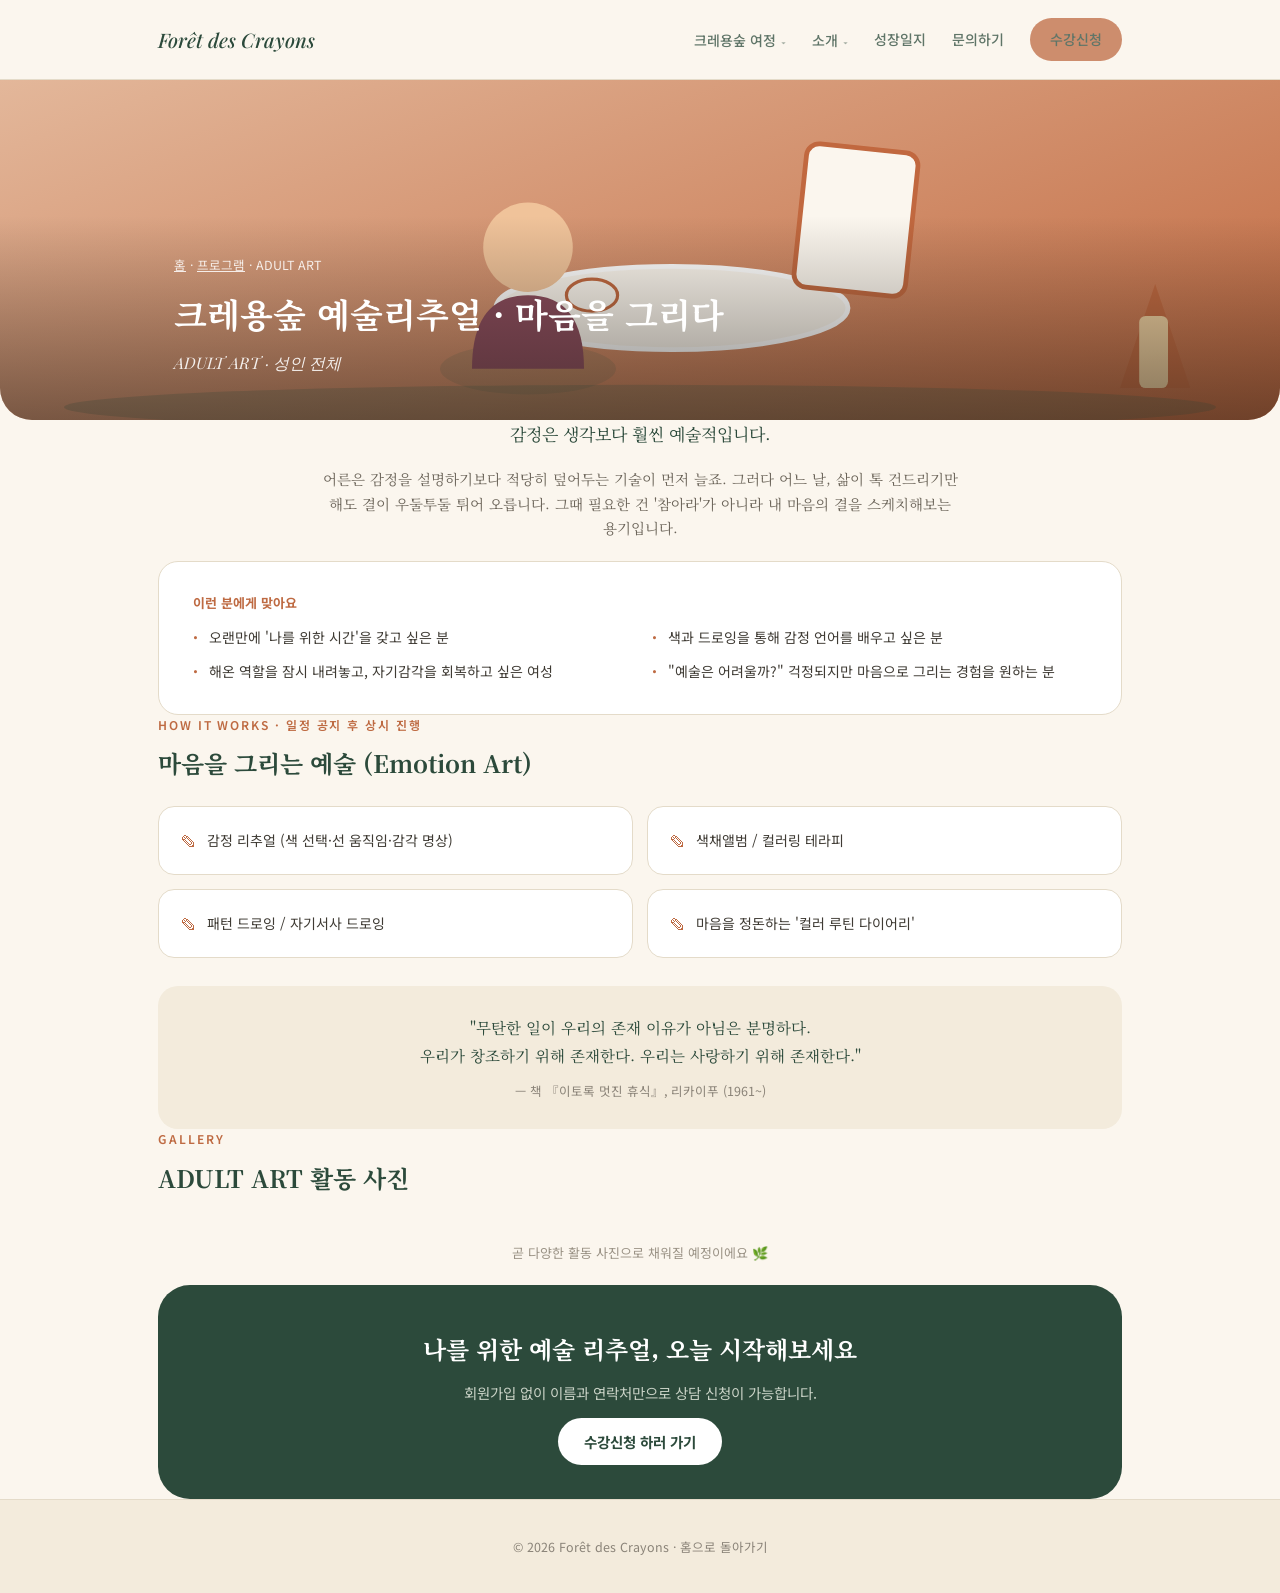
<file: program-adult.html>
<!DOCTYPE html>
<html lang="ko">
<head>
<meta charset="UTF-8">
<meta name="viewport" content="width=device-width, initial-scale=1.0">
<title>ADULT ART | 크레용숲 예술리추얼</title>
<link rel="preconnect" href="https://fonts.googleapis.com">
<link href="https://fonts.googleapis.com/css2?family=Playfair+Display:ital,wght@0,500;1,500;1,600&family=Noto+Serif+KR:wght@500;700&family=Noto+Sans+KR:wght@300;400;500;600;700&display=swap" rel="stylesheet">
<style>
  :root{
    --ivory:#FBF6EE; --ivory-deep:#F3EBDC; --forest:#2C4A3B; --clay:#BE6A42;
    --gold:#D3A24C; --berry:#8B4B5C; --sage:#93AC8C; --ink:#2A2622; --paper:#FFFFFF; --line:#E4DBC9;
    --accent: var(--clay);
    --shadow: 0 20px 50px -25px rgba(44,74,59,0.35); --radius-lg:32px; --radius-md:20px;
  }
  *{box-sizing:border-box; margin:0; padding:0;}
  html{scroll-behavior:smooth;}
  body{font-family:'Noto Sans KR',sans-serif; background:var(--ivory); color:var(--ink); line-height:1.7; -webkit-font-smoothing:antialiased;}
  .logotype{font-family:'Playfair Display',serif; font-style:italic; font-weight:500;}
  a{color:inherit; text-decoration:none;} img,svg{display:block; max-width:100%;}
  .eyebrow{font-size:12px; letter-spacing:.16em; text-transform:uppercase; font-weight:600; color:var(--accent);}
  .wrap{max-width:1020px; margin:0 auto; padding:0 28px;}
  section{padding:64px 0;}
  @media(max-width:720px){section{padding:44px 0;} .wrap{padding:0 20px;}}
  header{position:sticky; top:0; z-index:200; background:rgba(251,246,238,.92); backdrop-filter:blur(10px); border-bottom:1px solid var(--line);}
  .nav-inner{max-width:1020px; margin:0 auto; padding:16px 28px; display:flex; align-items:center; justify-content:space-between;}
  .brand{font-size:20px; color:var(--forest);}
  nav.menu{display:flex; gap:26px; align-items:center;}
  nav.menu a{font-size:14px; font-weight:500; color:var(--forest); opacity:.75;}
  .cta-btn{background:var(--clay); color:#fff; padding:10px 20px; border-radius:999px; font-size:13.5px; font-weight:600;}
  @media(max-width:700px){nav.menu a:not(.cta-btn){display:none;}}

  .banner{position:relative; height:340px; border-radius:0 0 var(--radius-lg) var(--radius-lg); overflow:hidden;
    background:linear-gradient(160deg,#E3B79A,#C1683F);}
  .banner svg{position:absolute; inset:0; width:100%; height:100%;}
  .banner::after{content:""; position:absolute; inset:0; background:linear-gradient(180deg, rgba(44,74,59,0) 40%, rgba(30,26,20,.5) 100%);}
  .banner-copy{position:relative; z-index:3; height:100%; display:flex; flex-direction:column; justify-content:flex-end; padding:44px; color:#fff; max-width:1020px; margin:0 auto;}
  .crumb{font-size:12.5px; opacity:.85; margin-bottom:10px;}
  .crumb a{text-decoration:underline;}
  .banner-copy h1{font-family:'Noto Serif KR',serif; font-size:clamp(24px,3.4vw,34px);}
  .banner-copy .sub{font-family:'Playfair Display',serif; font-style:italic; opacity:.9; margin-top:6px;}

  .quote-block{text-align:center; max-width:640px; margin:0 auto;}
  .quote-block p{font-family:'Noto Serif KR',serif; font-size:17px; color:var(--forest); margin-bottom:10px;}
  .quote-block .lead{font-size:14.5px; color:#6b6459; margin-top:18px;}

  .fit-box{background:var(--paper); border:1px solid var(--line); border-radius:var(--radius-md); padding:30px 34px; margin-top:20px;}
  .fit-box b{color:var(--accent); font-size:13px; display:block; margin-bottom:12px;}
  .fit-box ul{list-style:none; display:grid; grid-template-columns:1fr 1fr; gap:10px 24px;}
  @media(max-width:600px){.fit-box ul{grid-template-columns:1fr;}}
  .fit-box li{font-size:14px; padding-left:16px; position:relative; color:#3f3b34;}
  .fit-box li::before{content:"·"; position:absolute; left:0; color:var(--accent); font-weight:900;}

  .activity-grid{display:grid; grid-template-columns:1fr 1fr; gap:14px; margin-top:22px;}
  @media(max-width:600px){.activity-grid{grid-template-columns:1fr;}}
  .activity-card{background:var(--paper); border:1px solid var(--line); border-radius:16px; padding:20px 22px; font-size:14px; color:#3f3b34; display:flex; align-items:center; gap:10px;}
  .activity-card::before{content:"✎"; color:var(--accent); font-size:16px;}

  .quote-card{background:var(--ivory-deep); border-radius:var(--radius-md); padding:28px 32px; margin-top:28px; text-align:center;}
  .quote-card p{font-family:'Noto Serif KR',serif; font-size:15.5px; color:var(--forest); line-height:1.8;}
  .quote-card span{font-size:12.5px; color:#8a8378; display:block; margin-top:10px;}

  .cta-section{background:var(--forest); border-radius:var(--radius-lg); color:#fff; text-align:center;}
  .cta-section h2{font-family:'Noto Serif KR',serif; font-size:24px; margin-bottom:12px;}
  .cta-section p{color:#C9D2C6; margin-bottom:22px; font-size:14.5px;}
  .btn-white{background:#fff; color:var(--forest); padding:13px 26px; border-radius:999px; font-weight:700; font-size:14.5px;}

  footer{background:var(--ivory-deep); border-top:1px solid var(--line); padding:36px 0; text-align:center; font-size:12.5px; color:#8a8378;}

  .back-to-top{
    position:fixed; right:22px; bottom:22px; z-index:150;
    width:46px; height:46px; border-radius:50%; background:var(--forest); color:#fff;
    display:flex; align-items:center; justify-content:center; font-size:18px;
    box-shadow:0 10px 24px -10px rgba(44,74,59,.6);
    opacity:0; pointer-events:none; transform:translateY(8px); transition:.25s;
    border:none; cursor:pointer;
  }
  .back-to-top.show{opacity:1; pointer-events:auto; transform:none;}

  .gallery-grid{display:grid; grid-template-columns:repeat(3,1fr); gap:14px; margin-top:24px;}
  @media(max-width:700px){ .gallery-grid{grid-template-columns:repeat(2,1fr);} }
  .gallery-item{aspect-ratio:1; border-radius:14px; overflow:hidden; background:var(--ivory-deep); position:relative;}
  .gallery-item img{width:100%; height:100%; object-fit:cover; display:block;}
  .gallery-caption{position:absolute; left:0; right:0; bottom:0; background:linear-gradient(0deg, rgba(0,0,0,.55), transparent); color:#fff; font-size:11.5px; padding:14px 10px 8px;}
  .gallery-empty{text-align:center; color:#9a9285; font-size:13px; padding:20px 0; grid-column:1/-1;}
</style>
</head>
<body>
<header>
  <div class="nav-inner">
    <a href="index.html" class="brand logotype">Forêt des Crayons</a>
    <nav class="menu">
      <a href="index.html#program">프로그램</a>
      <a href="index.html#about">About</a>
      <a href="index.html#contact">Contact</a>
      <a href="index.html#register" class="cta-btn">수강신청</a>
    </nav>
  </div>
</header>

<div class="banner">
  <svg viewBox="0 0 800 400" preserveAspectRatio="xMidYMax slice">
    <g opacity=".9">
      <path d="M700 380 L722 315 L744 380 Z" fill="#C1683F"/><rect x="712" y="335" width="18" height="45" rx="4" fill="#F3D9A8"/>
    </g>
    <ellipse cx="400" cy="392" rx="360" ry="14" fill="#3E5F4C" opacity=".25"/>
    <ellipse cx="420" cy="330" rx="110" ry="26" fill="#FBF6EE" stroke="#fff" stroke-width="3"/>
    <rect x="500" y="230" width="70" height="90" rx="8" fill="#FBF6EE" stroke="#C1683F" stroke-width="3" transform="rotate(6 535 275)"/>
    <ellipse cx="330" cy="368" rx="55" ry="16" fill="#3E5F4C" opacity=".16"/>
    <path d="M295 368 Q295 322 330 322 Q365 322 365 368 Z" fill="#8B4B5C"/>
    <circle cx="330" cy="292" r="28" fill="#F0C39A"/>
    <g><ellipse cx="370" cy="322" rx="16" ry="10" fill="#FBF6EE" stroke="#C1683F" stroke-width="2"/></g>
  </svg>
  <div class="banner-copy">
    <div class="crumb"><a href="index.html">홈</a> · <a href="index.html#program">프로그램</a> · ADULT ART</div>
    <h1>크레용숲 예술리추얼 · 마음을 그리다</h1>
    <div class="sub">ADULT ART · 성인 전체</div>
  </div>
</div>

<section class="wrap">
  <div class="quote-block">
    <p>감정은 생각보다 훨씬 예술적입니다.</p>
    <p class="lead">어른은 감정을 설명하기보다 적당히 덮어두는 기술이 먼저 늘죠. 그러다 어느 날, 삶이 톡 건드리기만 해도 결이 우둘투둘 튀어 오릅니다. 그때 필요한 건 '참아라'가 아니라 내 마음의 결을 스케치해보는 용기입니다.</p>
  </div>

  <div class="fit-box">
    <b>이런 분에게 맞아요</b>
    <ul>
      <li>오랜만에 '나를 위한 시간'을 갖고 싶은 분</li>
      <li>색과 드로잉을 통해 감정 언어를 배우고 싶은 분</li>
      <li>해온 역할을 잠시 내려놓고, 자기감각을 회복하고 싶은 여성</li>
      <li>"예술은 어려울까?" 걱정되지만 마음으로 그리는 경험을 원하는 분</li>
    </ul>
  </div>
</section>

<section class="wrap" style="padding-top:0;">
  <div class="eyebrow">How it works · 일정 공지 후 상시 진행</div>
  <h2 style="font-family:'Noto Serif KR',serif; font-size:24px; color:var(--forest); margin-top:8px;">마음을 그리는 예술 (Emotion Art)</h2>
  <div class="activity-grid">
    <div class="activity-card">감정 리추얼 (색 선택·선 움직임·감각 명상)</div>
    <div class="activity-card">색채앨범 / 컬러링 테라피</div>
    <div class="activity-card">패턴 드로잉 / 자기서사 드로잉</div>
    <div class="activity-card">마음을 정돈하는 '컬러 루틴 다이어리'</div>
  </div>
  <div class="quote-card">
    <p>"무탄한 일이 우리의 존재 이유가 아님은 분명하다.<br>우리가 창조하기 위해 존재한다. 우리는 사랑하기 위해 존재한다."</p>
    <span>— 책 『이토록 멋진 휴식』, 리카이푸 (1961~)</span>
  </div>
</section>

<section class="wrap" style="padding-top:0;">
  <div class="eyebrow">Gallery</div>
  <h2 style="font-family:'Noto Serif KR',serif; font-size:24px; color:var(--forest); margin-top:8px;">ADULT ART 활동 사진</h2>
  <div class="gallery-grid" id="galleryGrid">
    <div class="gallery-empty">불러오는 중...</div>
  </div>
</section>

<section class="wrap">
  <div class="cta-section" style="padding:44px 30px;">
    <h2>나를 위한 예술 리추얼, 오늘 시작해보세요</h2>
    <p>회원가입 없이 이름과 연락처만으로 상담 신청이 가능합니다.</p>
    <a href="index.html#register" class="btn-white">수강신청 하러 가기</a>
  </div>
</section>

<footer>© 2026 Forêt des Crayons · <a href="index.html">홈으로 돌아가기</a></footer>
<button class="back-to-top" id="backToTop" aria-label="맨 위로">↑</button>
<script>
const backToTop = document.getElementById('backToTop');
window.addEventListener('scroll', ()=>{ backToTop.classList.toggle('show', window.scrollY > 500); });
backToTop.addEventListener('click', ()=> window.scrollTo({top:0, behavior:'smooth'}));
</script>
<script>
fetch('content/gallery.json').then(r=>r.json()).then(data=>{
  const items = (data && data['adult']) || [];
  const grid = document.getElementById('galleryGrid');
  if(!items.length){
    grid.innerHTML = '<div class="gallery-empty">곧 다양한 활동 사진으로 채워질 예정이에요 🌿</div>';
    return;
  }
  grid.innerHTML = items.map(it => `
    <div class="gallery-item">
      <img src="${it.image}" alt="${it.caption || 'ADULT ART 활동 사진'}" onerror="this.parentElement.style.display='none'">
      ${it.caption ? `<div class="gallery-caption">${it.caption}</div>` : ''}
    </div>
  `).join('');
}).catch(()=>{
  document.getElementById('galleryGrid').innerHTML = '<div class="gallery-empty">사진을 불러오지 못했어요.</div>';
});
</script>
<script src="js/nav.js"></script>
</body>
</html>
</file>
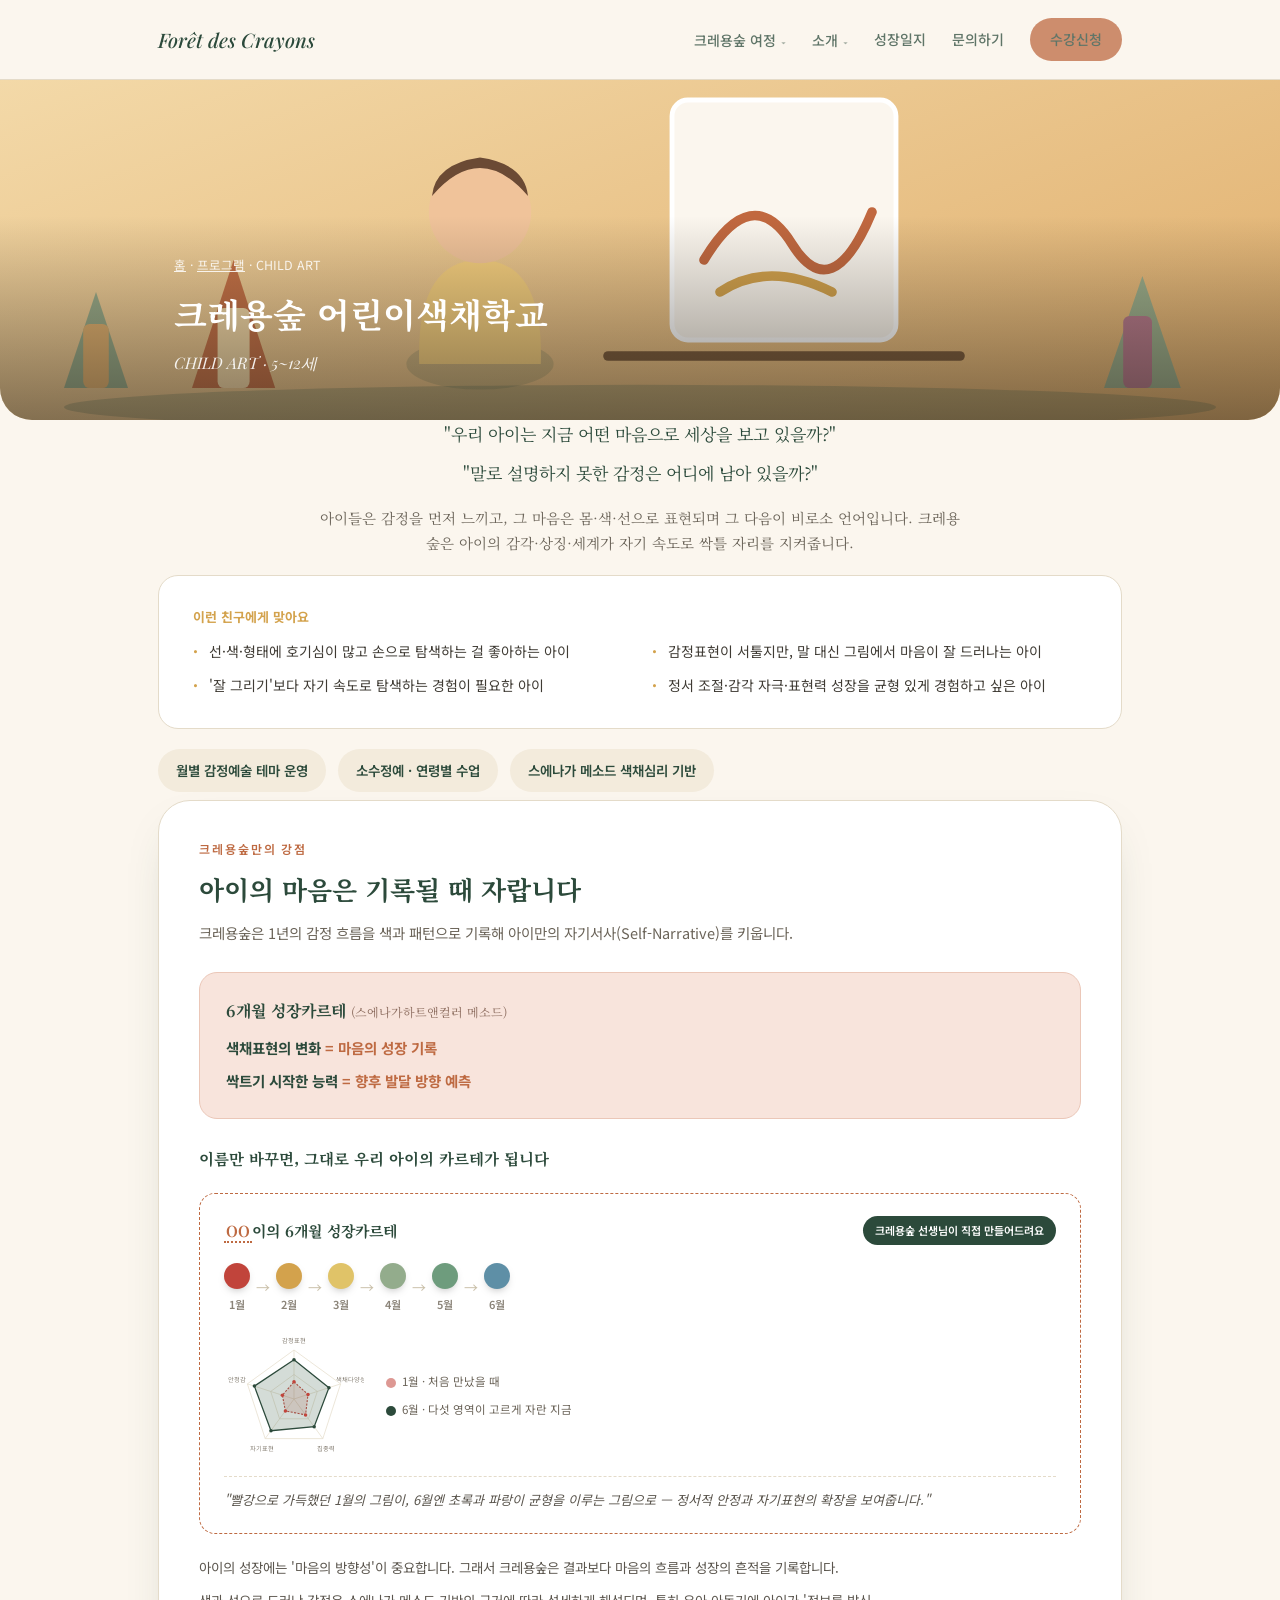
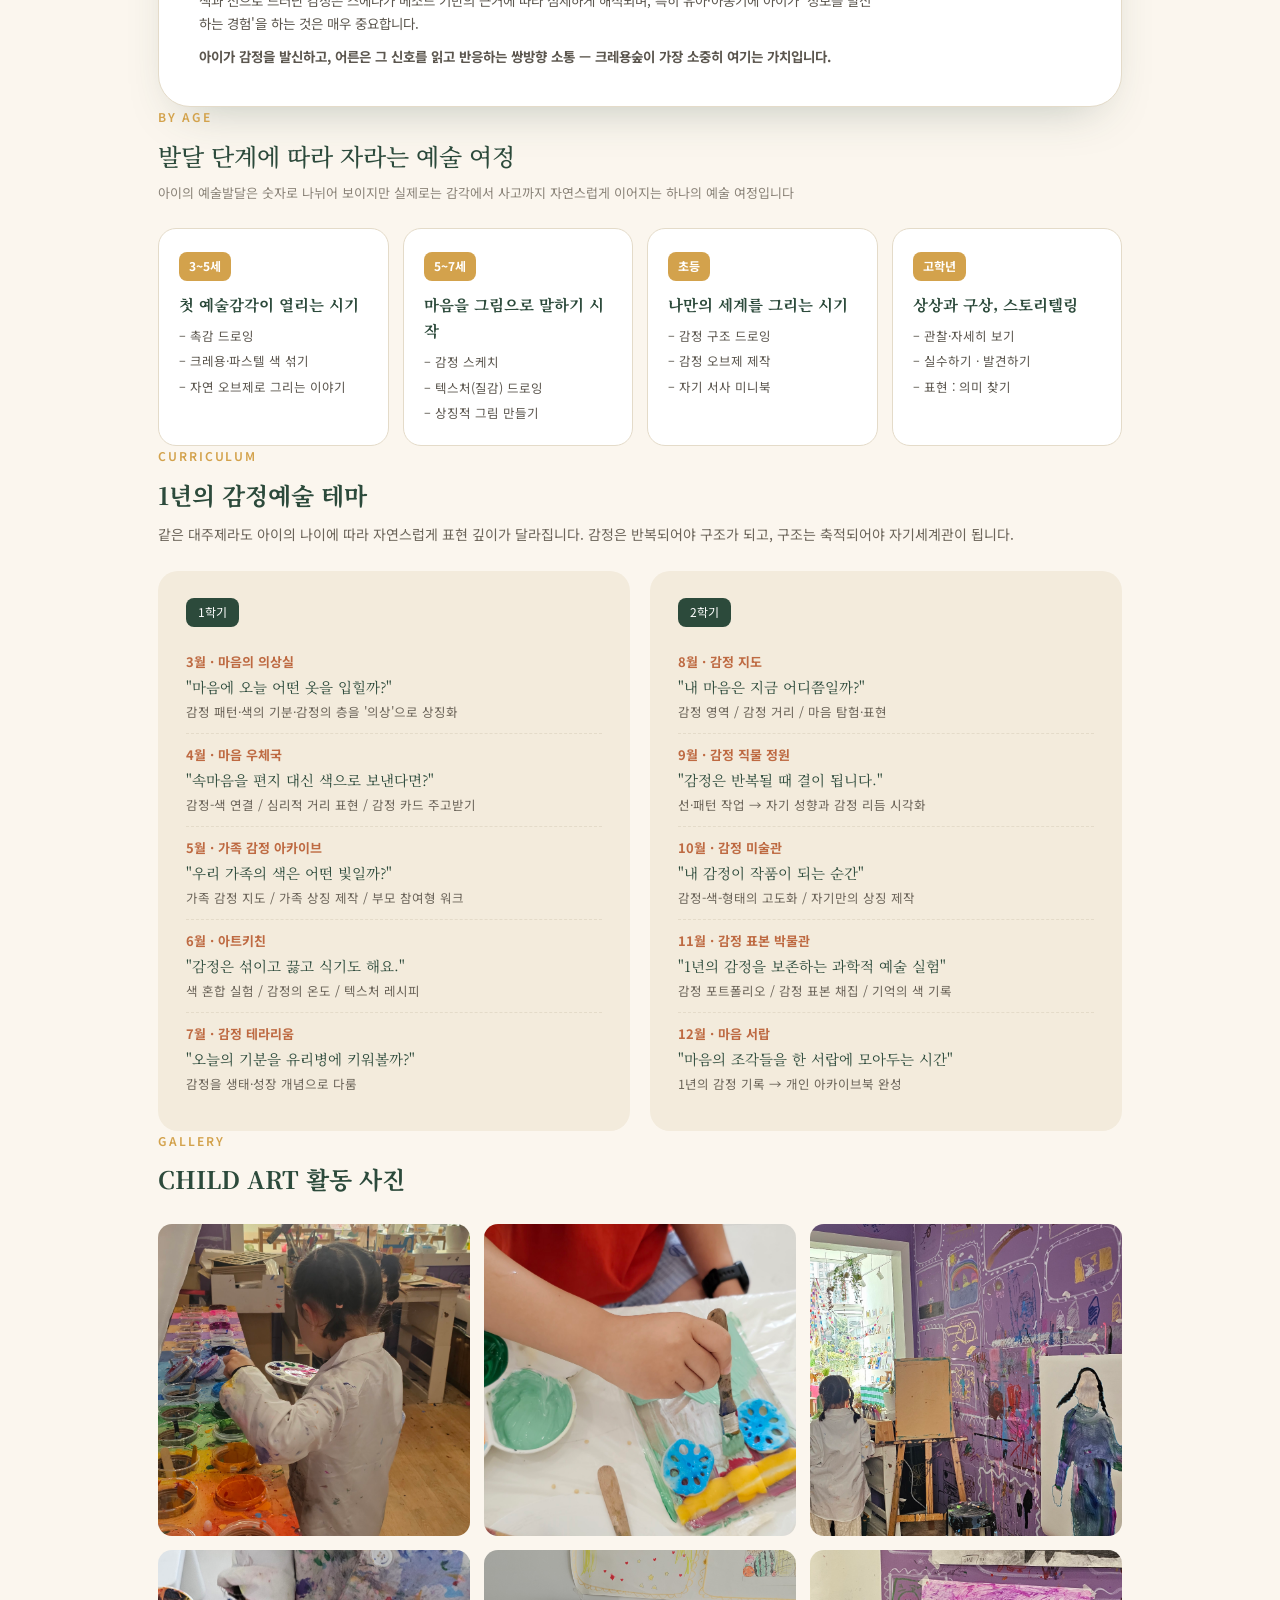
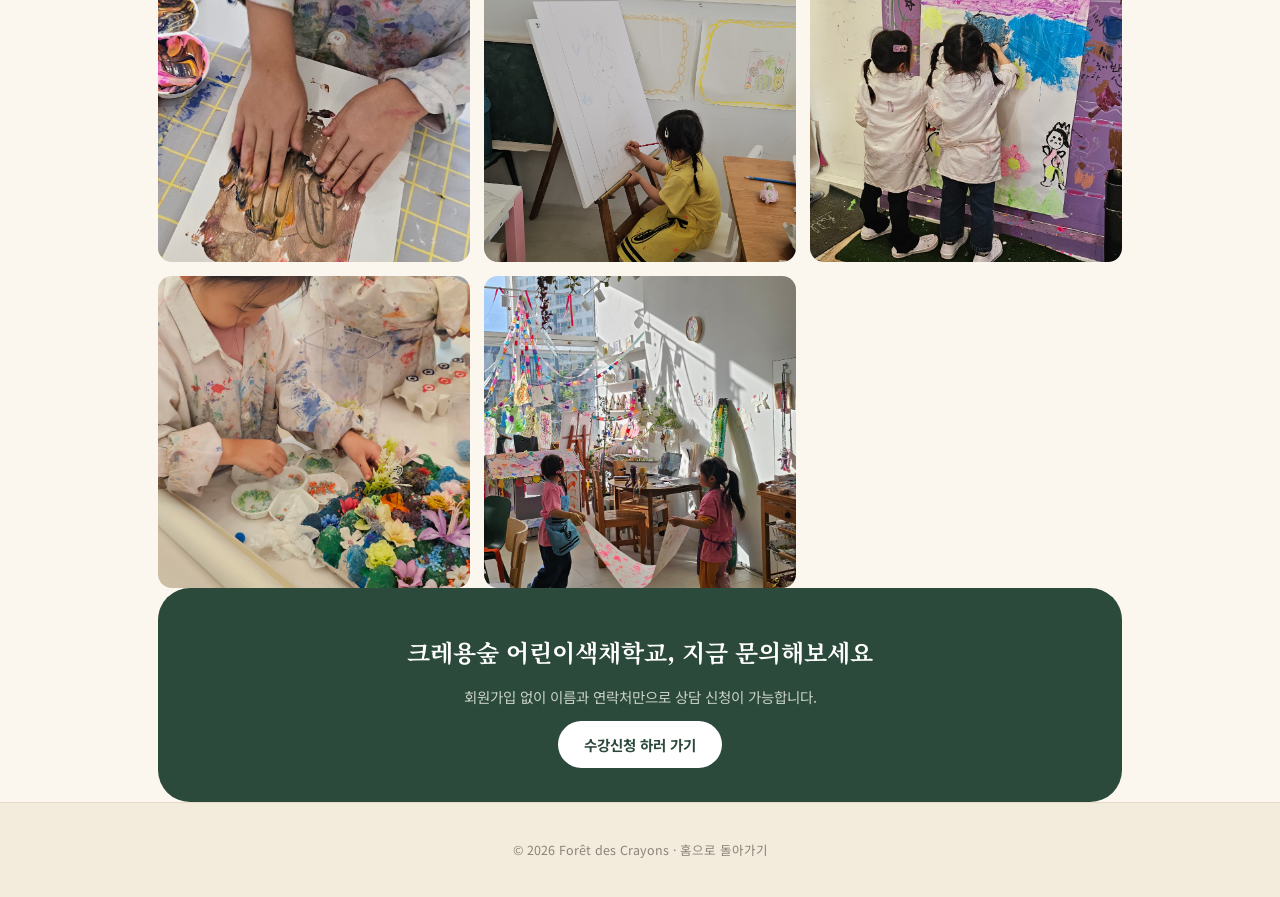
<file: program-child.html>
<!DOCTYPE html>
<html lang="ko">
<head>
<meta charset="UTF-8">
<meta name="viewport" content="width=device-width, initial-scale=1.0">
<title>CHILD ART | 크레용숲 어린이색채학교</title>
<link rel="preconnect" href="https://fonts.googleapis.com">
<link href="https://fonts.googleapis.com/css2?family=Playfair+Display:ital,wght@0,500;1,500;1,600&family=Noto+Serif+KR:wght@500;700&family=Noto+Sans+KR:wght@300;400;500;600;700&display=swap" rel="stylesheet">
<style>
  :root{
    --ivory:#FBF6EE; --ivory-deep:#F3EBDC; --forest:#2C4A3B; --clay:#BE6A42;
    --gold:#D3A24C; --berry:#8B4B5C; --sage:#93AC8C; --ink:#2A2622; --paper:#FFFFFF; --line:#E4DBC9;
    --accent: var(--gold);
    --shadow: 0 20px 50px -25px rgba(44,74,59,0.35); --radius-lg:32px; --radius-md:20px;
  }
  *{box-sizing:border-box; margin:0; padding:0;}
  html{scroll-behavior:smooth;}
  body{font-family:'Noto Sans KR',sans-serif; background:var(--ivory); color:var(--ink); line-height:1.7; -webkit-font-smoothing:antialiased;}
  .logotype{font-family:'Playfair Display',serif; font-style:italic; font-weight:500;}
  a{color:inherit; text-decoration:none;} img,svg{display:block; max-width:100%;}
  .eyebrow{font-size:12px; letter-spacing:.16em; text-transform:uppercase; font-weight:600; color:var(--accent);}
  .wrap{max-width:1020px; margin:0 auto; padding:0 28px;}
  section{padding:64px 0;}
  @media(max-width:720px){section{padding:44px 0;} .wrap{padding:0 20px;}}
  header{position:sticky; top:0; z-index:200; background:rgba(251,246,238,.92); backdrop-filter:blur(10px); border-bottom:1px solid var(--line);}
  .nav-inner{max-width:1020px; margin:0 auto; padding:16px 28px; display:flex; align-items:center; justify-content:space-between;}
  .brand{font-size:20px; color:var(--forest);}
  nav.menu{display:flex; gap:26px; align-items:center;}
  nav.menu a{font-size:14px; font-weight:500; color:var(--forest); opacity:.75;}
  .cta-btn{background:var(--clay); color:#fff; padding:10px 20px; border-radius:999px; font-size:13.5px; font-weight:600;}
  @media(max-width:700px){nav.menu a:not(.cta-btn){display:none;}}

  .banner{position:relative; height:340px; border-radius:0 0 var(--radius-lg) var(--radius-lg); overflow:hidden;
    background:linear-gradient(160deg,#F3D9A8,#E0AE6C);}
  .banner svg{position:absolute; inset:0; width:100%; height:100%;}
  .banner::after{content:""; position:absolute; inset:0; background:linear-gradient(180deg, rgba(44,74,59,0) 40%, rgba(30,26,20,.5) 100%);}
  .banner-copy{position:relative; z-index:3; height:100%; display:flex; flex-direction:column; justify-content:flex-end; padding:44px; color:#fff; max-width:1020px; margin:0 auto;}
  .crumb{font-size:12.5px; opacity:.85; margin-bottom:10px;}
  .crumb a{text-decoration:underline;}
  .banner-copy h1{font-family:'Noto Serif KR',serif; font-size:clamp(24px,3.4vw,34px);}
  .banner-copy .sub{font-family:'Playfair Display',serif; font-style:italic; opacity:.9; margin-top:6px;}

  .quote-block{text-align:center; max-width:640px; margin:0 auto;}
  .quote-block p{font-family:'Noto Serif KR',serif; font-size:17px; color:var(--forest); margin-bottom:10px;}
  .quote-block .lead{font-size:14.5px; color:#6b6459; margin-top:18px;}

  .fit-box{background:var(--paper); border:1px solid var(--line); border-radius:var(--radius-md); padding:30px 34px; margin-top:20px;}
  .fit-box b{color:var(--accent); font-size:13px; display:block; margin-bottom:12px;}
  .fit-box ul{list-style:none; display:grid; grid-template-columns:1fr 1fr; gap:10px 24px;}
  @media(max-width:600px){.fit-box ul{grid-template-columns:1fr;}}
  .fit-box li{font-size:14px; padding-left:16px; position:relative; color:#3f3b34;}
  .fit-box li::before{content:"·"; position:absolute; left:0; color:var(--accent); font-weight:900;}

  .chips{display:flex; gap:12px; flex-wrap:wrap; margin:20px 0 8px;}
  .chip{background:var(--ivory-deep); border-radius:999px; padding:10px 18px; font-size:13.5px; color:var(--forest); font-weight:600;}

  .stage-grid{display:grid; grid-template-columns:repeat(4,1fr); gap:14px; margin-top:24px;}
  @media(max-width:900px){.stage-grid{grid-template-columns:1fr 1fr;}}
  @media(max-width:520px){.stage-grid{grid-template-columns:1fr;}}
  .stage-card{background:var(--paper); border:1px solid var(--line); border-radius:18px; padding:22px 20px;}
  .stage-card .age{font-size:12px; font-weight:700; color:#fff; background:var(--accent); display:inline-block; padding:4px 10px; border-radius:8px; margin-bottom:10px;}
  .stage-card h4{font-family:'Noto Serif KR',serif; font-size:15.5px; color:var(--forest); margin-bottom:8px;}
  .stage-card ul{list-style:none; font-size:12.5px; color:#5b564e; display:flex; flex-direction:column; gap:4px;}
  .stage-card li::before{content:"– ";}

  .term-grid{display:grid; grid-template-columns:1fr 1fr; gap:20px; margin-top:24px;}
  @media(max-width:760px){.term-grid{grid-template-columns:1fr;}}
  .term-card{background:var(--ivory-deep); border-radius:var(--radius-md); padding:26px 28px;}
  .term-tag{display:inline-block; background:var(--forest); color:#fff; font-size:12px; padding:4px 12px; border-radius:8px; margin-bottom:14px;}
  .month-row{padding:10px 0; border-bottom:1px dashed var(--line);}
  .month-row:last-child{border-bottom:none;}
  .month-row .m{font-size:13px; font-weight:700; color:var(--clay);}
  .month-row .t{font-family:'Noto Serif KR',serif; font-size:14.5px; color:var(--forest); margin:2px 0;}
  .month-row .d{font-size:12.5px; color:#6b6459;}

  .cta-section{background:var(--forest); border-radius:var(--radius-lg); color:#fff; text-align:center;}
  .cta-section h2{font-family:'Noto Serif KR',serif; font-size:24px; margin-bottom:12px;}
  .cta-section p{color:#C9D2C6; margin-bottom:22px; font-size:14.5px;}
  .btn-white{background:#fff; color:var(--forest); padding:13px 26px; border-radius:999px; font-weight:700; font-size:14.5px;}

  footer{background:var(--ivory-deep); border-top:1px solid var(--line); padding:36px 0; text-align:center; font-size:12.5px; color:#8a8378;}

  .back-to-top{
    position:fixed; right:22px; bottom:22px; z-index:150;
    width:46px; height:46px; border-radius:50%; background:var(--forest); color:#fff;
    display:flex; align-items:center; justify-content:center; font-size:18px;
    box-shadow:0 10px 24px -10px rgba(44,74,59,.6);
    opacity:0; pointer-events:none; transform:translateY(8px); transition:.25s;
    border:none; cursor:pointer;
  }
  .back-to-top.show{opacity:1; pointer-events:auto; transform:none;}

  .gallery-grid{display:grid; grid-template-columns:repeat(3,1fr); gap:14px; margin-top:24px;}
  @media(max-width:700px){ .gallery-grid{grid-template-columns:repeat(2,1fr);} }
  .gallery-item{aspect-ratio:1; border-radius:14px; overflow:hidden; background:var(--ivory-deep); position:relative;}
  .gallery-item img{width:100%; height:100%; object-fit:cover; display:block;}
  .gallery-caption{position:absolute; left:0; right:0; bottom:0; background:linear-gradient(0deg, rgba(0,0,0,.55), transparent); color:#fff; font-size:11.5px; padding:14px 10px 8px;}
  .gallery-empty{text-align:center; color:#9a9285; font-size:13px; padding:20px 0; grid-column:1/-1;}

  .highlight-card{background:var(--paper); border:1px solid var(--line); border-radius:var(--radius-lg); padding:38px 40px; box-shadow:var(--shadow);}
  @media(max-width:600px){.highlight-card{padding:28px 24px;}}
  .karte-box{background:#F8E4DC; border:1px solid #EBC7B8; border-radius:18px; padding:24px 26px; margin:26px 0;}
  .karte-tag{font-family:'Noto Serif KR',serif; font-size:16px; color:var(--forest); font-weight:700; margin-bottom:12px;}
  .karte-tag span{font-size:12px; font-weight:400; color:#8a6a5c;}
  .karte-row{font-size:14.5px; color:var(--clay); font-weight:700; margin-top:8px;}
  .karte-row b{color:var(--forest);}
  .karte-desc p{font-size:13.5px; color:#5b564e; margin-top:10px; max-width:680px;}
  .karte-closing{font-weight:700; color:var(--forest); margin-top:16px; font-size:14px;}

  .karte-preview{background:var(--paper); border:1.5px dashed var(--clay); border-radius:16px; padding:22px 24px; margin:22px 0;}
  .karte-preview-head{display:flex; align-items:center; justify-content:space-between; flex-wrap:wrap; gap:10px; font-family:'Noto Serif KR',serif; font-size:15px; color:var(--forest); font-weight:700; margin-bottom:18px;}
  .kp-name{color:var(--clay); border-bottom:2px dotted var(--clay); padding:0 2px;}
  .kp-badge{background:var(--forest); color:#fff; font-size:11px; font-weight:600; padding:5px 12px; border-radius:999px; font-family:'Noto Sans KR',sans-serif; white-space:nowrap;}
  .kp-timeline{display:flex; align-items:center; gap:6px; flex-wrap:wrap; margin-bottom:16px;}
  .kp-month{display:flex; flex-direction:column; align-items:center; gap:6px;}
  .kp-dot{width:26px; height:26px; border-radius:50%; display:block; box-shadow:0 4px 10px -4px rgba(0,0,0,.35);}
  .kp-label{font-size:11px; color:#8a8378; font-weight:600;}
  .kp-arrow{color:#c9bfa8; font-size:14px;}
  .kp-note{font-size:13px; color:#5b564e; font-style:italic; border-top:1px dashed var(--line); padding-top:12px; line-height:1.7;}

  .kp-radar-row{display:flex; gap:22px; align-items:center; flex-wrap:wrap; margin-bottom:14px;}
  .kp-radar-legend{display:flex; flex-direction:column; gap:8px; font-size:11.5px; color:#6b6459;}
  .kp-legend-dot{display:inline-block; width:10px; height:10px; border-radius:50%; margin-right:6px; vertical-align:middle;}
</style>
</head>
<body>
<header>
  <div class="nav-inner">
    <a href="index.html" class="brand logotype">Forêt des Crayons</a>
    <nav class="menu">
      <a href="index.html#program">프로그램</a>
      <a href="index.html#about">About</a>
      <a href="index.html#contact">Contact</a>
      <a href="index.html#register" class="cta-btn">수강신청</a>
    </nav>
  </div>
</header>

<div class="banner">
  <svg viewBox="0 0 800 400" preserveAspectRatio="xMidYMax slice">
    <g opacity=".9">
      <path d="M40 380 L60 320 L80 380 Z" fill="#8FA888"/><rect x="52" y="340" width="16" height="40" rx="4" fill="#E0AE6C"/>
      <path d="M120 380 L146 300 L172 380 Z" fill="#C1683F"/><rect x="136" y="330" width="20" height="50" rx="4" fill="#F3D9A8"/>
      <path d="M690 380 L714 310 L738 380 Z" fill="#93AC8C"/><rect x="702" y="335" width="18" height="45" rx="4" fill="#B0728B"/>
    </g>
    <ellipse cx="400" cy="392" rx="360" ry="14" fill="#3E5F4C" opacity=".25"/>
    <rect x="420" y="200" width="140" height="150" rx="10" fill="#FBF6EE" stroke="#fff" stroke-width="3"/>
    <path d="M440 300 Q470 250 495 290 T545 270" stroke="#C1683F" stroke-width="6" fill="none" stroke-linecap="round"/>
    <path d="M450 320 Q480 300 520 320" stroke="#D3A24C" stroke-width="6" fill="none" stroke-linecap="round"/>
    <line x1="380" y1="360" x2="600" y2="360" stroke="#7A5A3A" stroke-width="6" stroke-linecap="round"/>
    <g>
      <ellipse cx="300" cy="365" rx="46" ry="16" fill="#3E5F4C" opacity=".18"/>
      <path d="M262 365 Q260 300 300 300 Q340 300 338 365 Z" fill="#F4CE7E"/>
      <circle cx="300" cy="270" r="32" fill="#F0C39A"/>
      <path d="M270 260 Q300 225 330 260 Q328 240 300 236 Q272 240 270 260 Z" fill="#6B4A34"/>
    </g>
  </svg>
  <div class="banner-copy">
    <div class="crumb"><a href="index.html">홈</a> · <a href="index.html#program">프로그램</a> · CHILD ART</div>
    <h1>크레용숲 어린이색채학교</h1>
    <div class="sub">CHILD ART · 5~12세</div>
  </div>
</div>

<section class="wrap">
  <div class="quote-block">
    <p>"우리 아이는 지금 어떤 마음으로 세상을 보고 있을까?"</p>
    <p>"말로 설명하지 못한 감정은 어디에 남아 있을까?"</p>
    <p class="lead">아이들은 감정을 먼저 느끼고, 그 마음은 몸·색·선으로 표현되며 그 다음이 비로소 언어입니다. 크레용숲은 아이의 감각·상징·세계가 자기 속도로 싹틀 자리를 지켜줍니다.</p>
  </div>

  <div class="fit-box">
    <b>이런 친구에게 맞아요</b>
    <ul>
      <li>선·색·형태에 호기심이 많고 손으로 탐색하는 걸 좋아하는 아이</li>
      <li>감정표현이 서툴지만, 말 대신 그림에서 마음이 잘 드러나는 아이</li>
      <li>'잘 그리기'보다 자기 속도로 탐색하는 경험이 필요한 아이</li>
      <li>정서 조절·감각 자극·표현력 성장을 균형 있게 경험하고 싶은 아이</li>
    </ul>
  </div>

  <div class="chips">
    <div class="chip">월별 감정예술 테마 운영</div>
    <div class="chip">소수정예 · 연령별 수업</div>
    <div class="chip">스에나가 메소드 색채심리 기반</div>
  </div>
</section>

<section class="wrap" style="padding-top:0;">
  <div class="highlight-card">
    <div class="eyebrow" style="color:var(--clay);">크레용숲만의 강점</div>
    <h2 style="font-family:'Noto Serif KR',serif; font-size:26px; color:var(--forest); margin-top:8px;">아이의 마음은 기록될 때 자랍니다</h2>
    <p style="color:#6b6459; font-size:14.5px; margin-top:10px; max-width:680px;">크레용숲은 1년의 감정 흐름을 색과 패턴으로 기록해 아이만의 자기서사(Self-Narrative)를 키웁니다.</p>

    <div class="karte-box">
      <div class="karte-tag">6개월 성장카르테 <span>(스에나가하트앤컬러 메소드)</span></div>
      <div class="karte-row"><b>색채표현의 변화</b> = 마음의 성장 기록</div>
      <div class="karte-row"><b>싹트기 시작한 능력</b> = 향후 발달 방향 예측</div>
    </div>

    <p style="font-family:'Noto Serif KR',serif; font-size:15.5px; color:var(--forest); font-weight:700; margin-top:24px;">이름만 바꾸면, 그대로 우리 아이의 카르테가 됩니다</p>

    <div class="karte-preview">
      <div class="karte-preview-head">
        <span><span class="kp-name">OO</span>이의 6개월 성장카르테</span>
        <span class="kp-badge">크레용숲 선생님이 직접 만들어드려요</span>
      </div>
      <div class="kp-timeline">
        <div class="kp-month"><span class="kp-dot" style="background:#C1443B"></span><span class="kp-label">1월</span></div>
        <div class="kp-arrow">→</div>
        <div class="kp-month"><span class="kp-dot" style="background:#D3A24C"></span><span class="kp-label">2월</span></div>
        <div class="kp-arrow">→</div>
        <div class="kp-month"><span class="kp-dot" style="background:#E0C368"></span><span class="kp-label">3월</span></div>
        <div class="kp-arrow">→</div>
        <div class="kp-month"><span class="kp-dot" style="background:#93AC8C"></span><span class="kp-label">4월</span></div>
        <div class="kp-arrow">→</div>
        <div class="kp-month"><span class="kp-dot" style="background:#6E9C7D"></span><span class="kp-label">5월</span></div>
        <div class="kp-arrow">→</div>
        <div class="kp-month"><span class="kp-dot" style="background:#5E8FA6"></span><span class="kp-label">6월</span></div>
      </div>

      <div class="kp-radar-row">
        <svg viewBox="0 0 200 190" width="140" height="133" style="flex-shrink:0;">
          <polygon points="100,30 166.6,78.4 141.2,156.6 58.8,156.6 33.4,78.4" fill="none" stroke="#E4DBC9" stroke-width="1"/>
          <polygon points="100,65 133.3,89.2 120.6,128.3 79.4,128.3 66.7,89.2" fill="none" stroke="#E4DBC9" stroke-width="1"/>
          <line x1="100" y1="100" x2="100" y2="30" stroke="#E4DBC9"/>
          <line x1="100" y1="100" x2="166.6" y2="78.4" stroke="#E4DBC9"/>
          <line x1="100" y1="100" x2="141.2" y2="156.6" stroke="#E4DBC9"/>
          <line x1="100" y1="100" x2="58.8" y2="156.6" stroke="#E4DBC9"/>
          <line x1="100" y1="100" x2="33.4" y2="78.4" stroke="#E4DBC9"/>
          <polygon points="100,75.5 120.0,93.5 116.5,122.7 87.7,117.0 83.4,94.6" fill="#C1443B" fill-opacity="0.16" stroke="#C1443B" stroke-width="1.5" stroke-dasharray="3,2"/>
          <polygon points="100,44 149.9,83.8 128.8,139.6 67.1,145.3 43.4,81.6" fill="#3E5F4C" fill-opacity="0.22" stroke="#2C4A3B" stroke-width="1.8"/>
          <circle cx="100" cy="75.5" r="2.5" fill="#C1443B"/><circle cx="120.0" cy="93.5" r="2.5" fill="#C1443B"/><circle cx="116.5" cy="122.7" r="2.5" fill="#C1443B"/><circle cx="87.7" cy="117.0" r="2.5" fill="#C1443B"/><circle cx="83.4" cy="94.6" r="2.5" fill="#C1443B"/>
          <circle cx="100" cy="44" r="2.5" fill="#2C4A3B"/><circle cx="149.9" cy="83.8" r="2.5" fill="#2C4A3B"/><circle cx="128.8" cy="139.6" r="2.5" fill="#2C4A3B"/><circle cx="67.1" cy="145.3" r="2.5" fill="#2C4A3B"/><circle cx="43.4" cy="81.6" r="2.5" fill="#2C4A3B"/>
          <text x="100" y="20" font-size="9" fill="#8a8378" text-anchor="middle">감정표현</text>
          <text x="182" y="76" font-size="9" fill="#8a8378" text-anchor="middle">색채다양성</text>
          <text x="146" y="174" font-size="9" fill="#8a8378" text-anchor="middle">집중력</text>
          <text x="54" y="174" font-size="9" fill="#8a8378" text-anchor="middle">자기표현</text>
          <text x="18" y="76" font-size="9" fill="#8a8378" text-anchor="middle">안정감</text>
        </svg>
        <div class="kp-radar-legend">
          <div><span class="kp-legend-dot" style="background:#C1443B; opacity:.55;"></span>1월 · 처음 만났을 때</div>
          <div><span class="kp-legend-dot" style="background:#2C4A3B;"></span>6월 · 다섯 영역이 고르게 자란 지금</div>
        </div>
      </div>
      <p class="kp-note">"빨강으로 가득했던 1월의 그림이, 6월엔 초록과 파랑이 균형을 이루는 그림으로 — 정서적 안정과 자기표현의 확장을 보여줍니다."</p>
    </div>

    <div class="karte-desc">
      <p>아이의 성장에는 '마음의 방향성'이 중요합니다. 그래서 크레용숲은 결과보다 마음의 흐름과 성장의 흔적을 기록합니다.</p>
      <p>색과 선으로 드러난 감정은 스에나가 메소드 기반의 근거에 따라 섬세하게 해석되며, 특히 유아·아동기에 아이가 '정보를 발신하는 경험'을 하는 것은 매우 중요합니다.</p>
      <p class="karte-closing">아이가 감정을 발신하고, 어른은 그 신호를 읽고 반응하는 쌍방향 소통 — 크레용숲이 가장 소중히 여기는 가치입니다.</p>
    </div>
  </div>
</section>

<section class="wrap" style="padding-top:0;">
  <div class="eyebrow">By Age</div>
  <h2 class="logotype" style="font-family:'Noto Serif KR',serif; font-style:normal; font-size:24px; color:var(--forest); margin-top:8px;">발달 단계에 따라 자라는 예술 여정</h2>
  <p style="color:#8a8378; font-size:13px; margin-top:6px;">아이의 예술발달은 숫자로 나뉘어 보이지만 실제로는 감각에서 사고까지 자연스럽게 이어지는 하나의 예술 여정입니다</p>
  <div class="stage-grid">
    <div class="stage-card">
      <span class="age">3~5세</span>
      <h4>첫 예술감각이 열리는 시기</h4>
      <ul><li>촉감 드로잉</li><li>크레용·파스텔 색 섞기</li><li>자연 오브제로 그리는 이야기</li></ul>
    </div>
    <div class="stage-card">
      <span class="age">5~7세</span>
      <h4>마음을 그림으로 말하기 시작</h4>
      <ul><li>감정 스케치</li><li>텍스처(질감) 드로잉</li><li>상징적 그림 만들기</li></ul>
    </div>
    <div class="stage-card">
      <span class="age">초등</span>
      <h4>나만의 세계를 그리는 시기</h4>
      <ul><li>감정 구조 드로잉</li><li>감정 오브제 제작</li><li>자기 서사 미니북</li></ul>
    </div>
    <div class="stage-card">
      <span class="age">고학년</span>
      <h4>상상과 구상, 스토리텔링</h4>
      <ul><li>관찰·자세히 보기</li><li>실수하기 · 발견하기</li><li>표현 : 의미 찾기</li></ul>
    </div>
  </div>
</section>

<section class="wrap" style="padding-top:0;">
  <div class="eyebrow">Curriculum</div>
  <h2 style="font-family:'Noto Serif KR',serif; font-size:24px; color:var(--forest); margin-top:8px;">1년의 감정예술 테마</h2>
  <p style="color:#6b6459; font-size:14px; margin-top:8px;">같은 대주제라도 아이의 나이에 따라 자연스럽게 표현 깊이가 달라집니다. 감정은 반복되어야 구조가 되고, 구조는 축적되어야 자기세계관이 됩니다.</p>
  <div class="term-grid">
    <div class="term-card">
      <span class="term-tag">1학기</span>
      <div class="month-row"><div class="m">3월 · 마음의 의상실</div><div class="t">"마음에 오늘 어떤 옷을 입힐까?"</div><div class="d">감정 패턴·색의 기분·감정의 층을 '의상'으로 상징화</div></div>
      <div class="month-row"><div class="m">4월 · 마음 우체국</div><div class="t">"속마음을 편지 대신 색으로 보낸다면?"</div><div class="d">감정-색 연결 / 심리적 거리 표현 / 감정 카드 주고받기</div></div>
      <div class="month-row"><div class="m">5월 · 가족 감정 아카이브</div><div class="t">"우리 가족의 색은 어떤 빛일까?"</div><div class="d">가족 감정 지도 / 가족 상징 제작 / 부모 참여형 워크</div></div>
      <div class="month-row"><div class="m">6월 · 아트키친</div><div class="t">"감정은 섞이고 끓고 식기도 해요."</div><div class="d">색 혼합 실험 / 감정의 온도 / 텍스처 레시피</div></div>
      <div class="month-row"><div class="m">7월 · 감정 테라리움</div><div class="t">"오늘의 기분을 유리병에 키워볼까?"</div><div class="d">감정을 생태·성장 개념으로 다룸</div></div>
    </div>
    <div class="term-card">
      <span class="term-tag">2학기</span>
      <div class="month-row"><div class="m">8월 · 감정 지도</div><div class="t">"내 마음은 지금 어디쯤일까?"</div><div class="d">감정 영역 / 감정 거리 / 마음 탐험·표현</div></div>
      <div class="month-row"><div class="m">9월 · 감정 직물 정원</div><div class="t">"감정은 반복될 때 결이 됩니다."</div><div class="d">선·패턴 작업 → 자기 성향과 감정 리듬 시각화</div></div>
      <div class="month-row"><div class="m">10월 · 감정 미술관</div><div class="t">"내 감정이 작품이 되는 순간"</div><div class="d">감정-색-형태의 고도화 / 자기만의 상징 제작</div></div>
      <div class="month-row"><div class="m">11월 · 감정 표본 박물관</div><div class="t">"1년의 감정을 보존하는 과학적 예술 실험"</div><div class="d">감정 포트폴리오 / 감정 표본 채집 / 기억의 색 기록</div></div>
      <div class="month-row"><div class="m">12월 · 마음 서랍</div><div class="t">"마음의 조각들을 한 서랍에 모아두는 시간"</div><div class="d">1년의 감정 기록 → 개인 아카이브북 완성</div></div>
    </div>
  </div>
</section>

<section class="wrap" style="padding-top:0;">
  <div class="eyebrow">Gallery</div>
  <h2 style="font-family:'Noto Serif KR',serif; font-size:24px; color:var(--forest); margin-top:8px;">CHILD ART 활동 사진</h2>
  <div class="gallery-grid" id="galleryGrid">
    <div class="gallery-empty">불러오는 중...</div>
  </div>
</section>

<section class="wrap">
  <div class="cta-section" style="padding:44px 30px;">
    <h2>크레용숲 어린이색채학교, 지금 문의해보세요</h2>
    <p>회원가입 없이 이름과 연락처만으로 상담 신청이 가능합니다.</p>
    <a href="index.html#register" class="btn-white">수강신청 하러 가기</a>
  </div>
</section>

<footer>© 2026 Forêt des Crayons · <a href="index.html">홈으로 돌아가기</a></footer>
<button class="back-to-top" id="backToTop" aria-label="맨 위로">↑</button>
<script>
const backToTop = document.getElementById('backToTop');
window.addEventListener('scroll', ()=>{ backToTop.classList.toggle('show', window.scrollY > 500); });
backToTop.addEventListener('click', ()=> window.scrollTo({top:0, behavior:'smooth'}));
</script>
<script>
fetch('content/gallery.json').then(r=>r.json()).then(data=>{
  const items = (data && data['child']) || [];
  const grid = document.getElementById('galleryGrid');
  if(!items.length){
    grid.innerHTML = '<div class="gallery-empty">곧 다양한 활동 사진으로 채워질 예정이에요 🌿</div>';
    return;
  }
  grid.innerHTML = items.map(it => `
    <div class="gallery-item">
      <img src="${it.image}" alt="${it.caption || 'CHILD ART 활동 사진'}" onerror="this.parentElement.style.display='none'">
      ${it.caption ? `<div class="gallery-caption">${it.caption}</div>` : ''}
    </div>
  `).join('');
}).catch(()=>{
  document.getElementById('galleryGrid').innerHTML = '<div class="gallery-empty">사진을 불러오지 못했어요.</div>';
});
</script>
<script src="js/nav.js"></script>
</body>
</html>
</file>
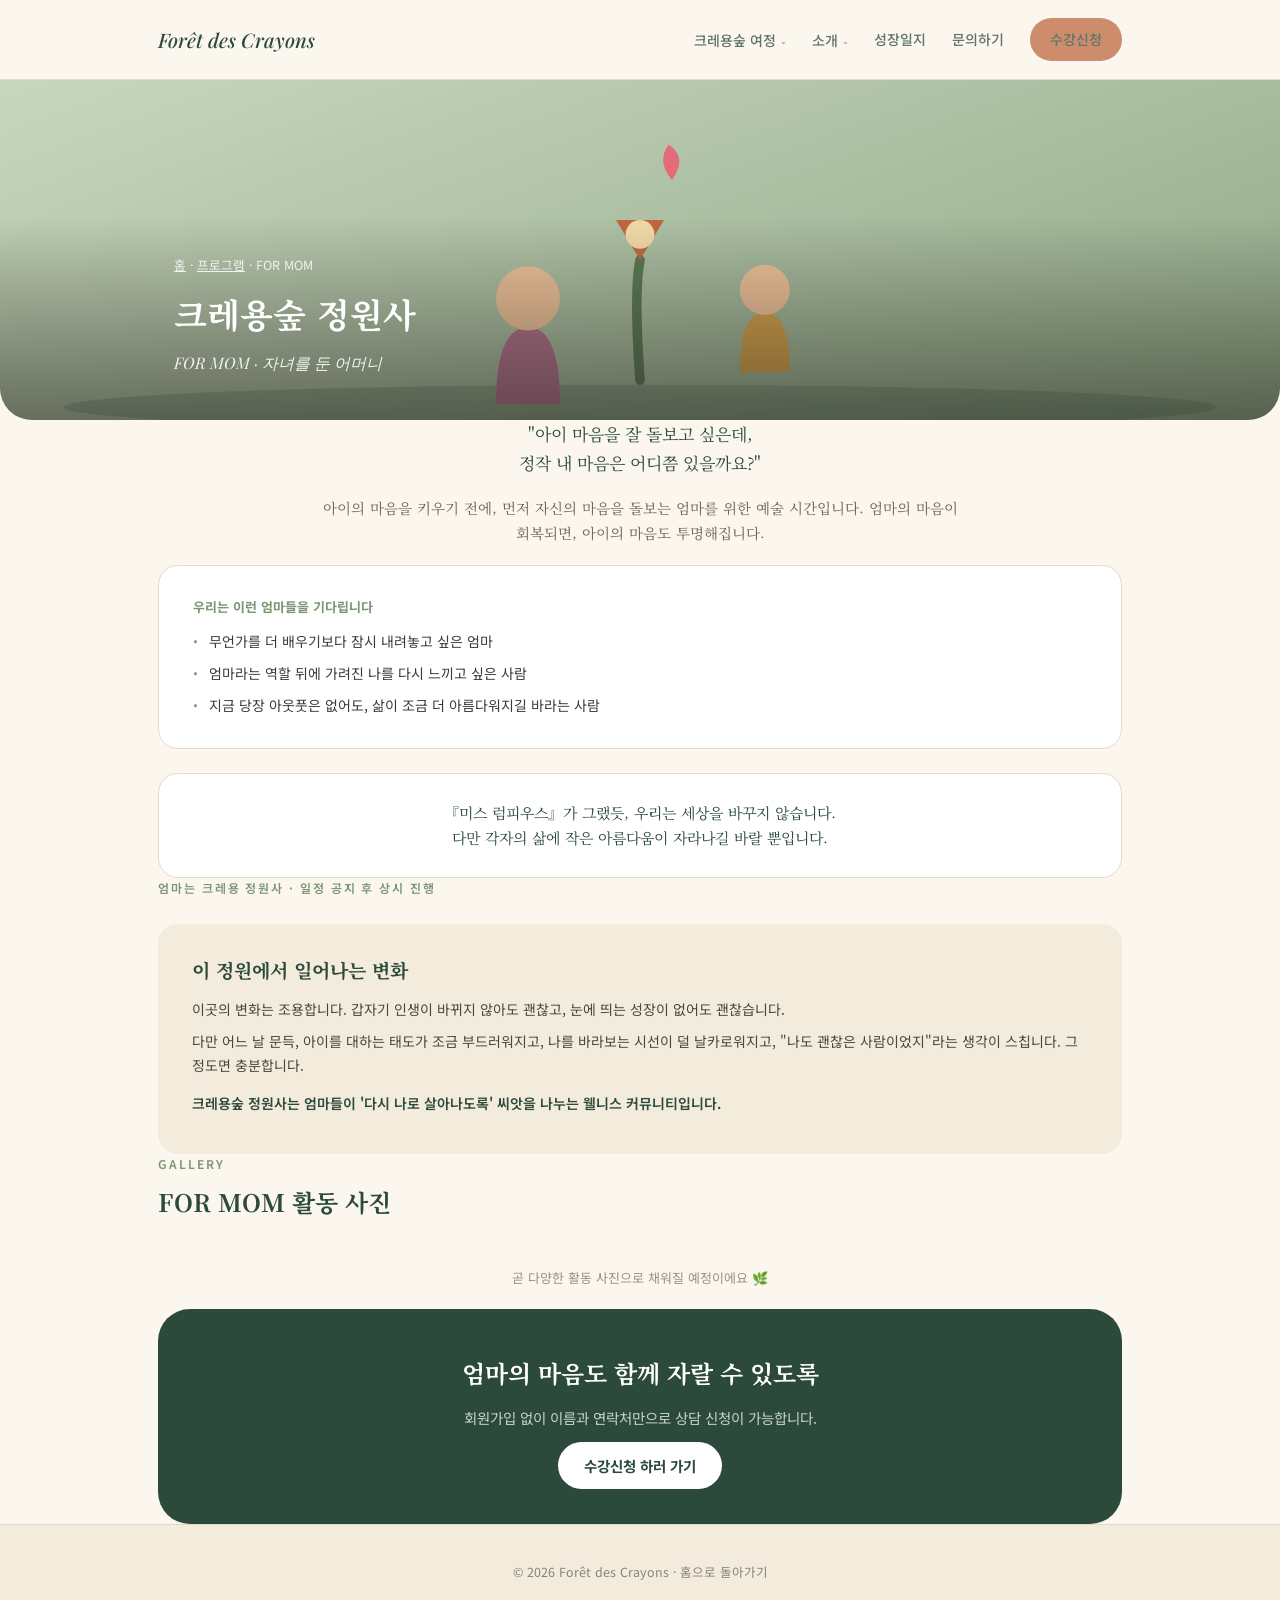
<file: program-mom.html>
<!DOCTYPE html>
<html lang="ko">
<head>
<meta charset="UTF-8">
<meta name="viewport" content="width=device-width, initial-scale=1.0">
<title>FOR MOM | 크레용숲 정원사</title>
<link rel="preconnect" href="https://fonts.googleapis.com">
<link href="https://fonts.googleapis.com/css2?family=Playfair+Display:ital,wght@0,500;1,500;1,600&family=Noto+Serif+KR:wght@500;700&family=Noto+Sans+KR:wght@300;400;500;600;700&display=swap" rel="stylesheet">
<style>
  :root{
    --ivory:#FBF6EE; --ivory-deep:#F3EBDC; --forest:#2C4A3B; --clay:#BE6A42;
    --gold:#D3A24C; --berry:#8B4B5C; --sage:#93AC8C; --ink:#2A2622; --paper:#FFFFFF; --line:#E4DBC9;
    --accent: var(--sage);
    --shadow: 0 20px 50px -25px rgba(44,74,59,0.35); --radius-lg:32px; --radius-md:20px;
  }
  *{box-sizing:border-box; margin:0; padding:0;}
  html{scroll-behavior:smooth;}
  body{font-family:'Noto Sans KR',sans-serif; background:var(--ivory); color:var(--ink); line-height:1.7; -webkit-font-smoothing:antialiased;}
  .logotype{font-family:'Playfair Display',serif; font-style:italic; font-weight:500;}
  a{color:inherit; text-decoration:none;} img,svg{display:block; max-width:100%;}
  .eyebrow{font-size:12px; letter-spacing:.16em; text-transform:uppercase; font-weight:600; color:#7C9573;}
  .wrap{max-width:1020px; margin:0 auto; padding:0 28px;}
  section{padding:64px 0;}
  @media(max-width:720px){section{padding:44px 0;} .wrap{padding:0 20px;}}
  header{position:sticky; top:0; z-index:200; background:rgba(251,246,238,.92); backdrop-filter:blur(10px); border-bottom:1px solid var(--line);}
  .nav-inner{max-width:1020px; margin:0 auto; padding:16px 28px; display:flex; align-items:center; justify-content:space-between;}
  .brand{font-size:20px; color:var(--forest);}
  nav.menu{display:flex; gap:26px; align-items:center;}
  nav.menu a{font-size:14px; font-weight:500; color:var(--forest); opacity:.75;}
  .cta-btn{background:var(--clay); color:#fff; padding:10px 20px; border-radius:999px; font-size:13.5px; font-weight:600;}
  @media(max-width:700px){nav.menu a:not(.cta-btn){display:none;}}

  .banner{position:relative; height:340px; border-radius:0 0 var(--radius-lg) var(--radius-lg); overflow:hidden;
    background:linear-gradient(160deg,#C9D6BE,#8FA888);}
  .banner svg{position:absolute; inset:0; width:100%; height:100%;}
  .banner::after{content:""; position:absolute; inset:0; background:linear-gradient(180deg, rgba(44,74,59,0) 40%, rgba(30,26,20,.5) 100%);}
  .banner-copy{position:relative; z-index:3; height:100%; display:flex; flex-direction:column; justify-content:flex-end; padding:44px; color:#fff; max-width:1020px; margin:0 auto;}
  .crumb{font-size:12.5px; opacity:.85; margin-bottom:10px;}
  .crumb a{text-decoration:underline;}
  .banner-copy h1{font-family:'Noto Serif KR',serif; font-size:clamp(24px,3.4vw,34px);}
  .banner-copy .sub{font-family:'Playfair Display',serif; font-style:italic; opacity:.9; margin-top:6px;}

  .quote-block{text-align:center; max-width:640px; margin:0 auto;}
  .quote-block p{font-family:'Noto Serif KR',serif; font-size:17px; color:var(--forest); margin-bottom:10px;}
  .quote-block .lead{font-size:14.5px; color:#6b6459; margin-top:18px;}

  .fit-box{background:var(--paper); border:1px solid var(--line); border-radius:var(--radius-md); padding:30px 34px; margin-top:20px;}
  .fit-box b{color:#7C9573; font-size:13px; display:block; margin-bottom:12px;}
  .fit-box ul{list-style:none; display:flex; flex-direction:column; gap:8px;}
  .fit-box li{font-size:14px; padding-left:16px; position:relative; color:#3f3b34;}
  .fit-box li::before{content:"·"; position:absolute; left:0; color:#7C9573; font-weight:900;}

  .grow-card{background:var(--ivory-deep); border-radius:var(--radius-md); padding:30px 34px; margin-top:26px;}
  .grow-card h3{font-family:'Noto Serif KR',serif; color:var(--forest); font-size:19px; margin-bottom:12px;}
  .grow-card p{font-size:14px; color:#4b463f; margin-bottom:8px;}

  .quote-card{background:var(--paper); border:1px solid var(--line); border-radius:var(--radius-md); padding:26px 30px; margin-top:24px; text-align:center;}
  .quote-card p{font-family:'Noto Serif KR',serif; font-size:15px; color:var(--forest);}

  .cta-section{background:var(--forest); border-radius:var(--radius-lg); color:#fff; text-align:center;}
  .cta-section h2{font-family:'Noto Serif KR',serif; font-size:24px; margin-bottom:12px;}
  .cta-section p{color:#C9D2C6; margin-bottom:22px; font-size:14.5px;}
  .btn-white{background:#fff; color:var(--forest); padding:13px 26px; border-radius:999px; font-weight:700; font-size:14.5px;}

  footer{background:var(--ivory-deep); border-top:1px solid var(--line); padding:36px 0; text-align:center; font-size:12.5px; color:#8a8378;}

  .back-to-top{
    position:fixed; right:22px; bottom:22px; z-index:150;
    width:46px; height:46px; border-radius:50%; background:var(--forest); color:#fff;
    display:flex; align-items:center; justify-content:center; font-size:18px;
    box-shadow:0 10px 24px -10px rgba(44,74,59,.6);
    opacity:0; pointer-events:none; transform:translateY(8px); transition:.25s;
    border:none; cursor:pointer;
  }
  .back-to-top.show{opacity:1; pointer-events:auto; transform:none;}

  .gallery-grid{display:grid; grid-template-columns:repeat(3,1fr); gap:14px; margin-top:24px;}
  @media(max-width:700px){ .gallery-grid{grid-template-columns:repeat(2,1fr);} }
  .gallery-item{aspect-ratio:1; border-radius:14px; overflow:hidden; background:var(--ivory-deep); position:relative;}
  .gallery-item img{width:100%; height:100%; object-fit:cover; display:block;}
  .gallery-caption{position:absolute; left:0; right:0; bottom:0; background:linear-gradient(0deg, rgba(0,0,0,.55), transparent); color:#fff; font-size:11.5px; padding:14px 10px 8px;}
  .gallery-empty{text-align:center; color:#9a9285; font-size:13px; padding:20px 0; grid-column:1/-1;}
</style>
</head>
<body>
<header>
  <div class="nav-inner">
    <a href="index.html" class="brand logotype">Forêt des Crayons</a>
    <nav class="menu">
      <a href="index.html#program">프로그램</a>
      <a href="index.html#about">About</a>
      <a href="index.html#contact">Contact</a>
      <a href="index.html#register" class="cta-btn">수강신청</a>
    </nav>
  </div>
</header>

<div class="banner">
  <svg viewBox="0 0 800 400" preserveAspectRatio="xMidYMax slice">
    <ellipse cx="400" cy="392" rx="360" ry="14" fill="#3E5F4C" opacity=".25"/>
    <path d="M400 375 Q396 320 400 300" stroke="#5C7A56" stroke-width="6" fill="none" stroke-linecap="round"/>
    <path d="M400 300 L385 275 L415 275 Z" fill="#C1683F"/>
    <circle cx="400" cy="284" r="9" fill="#F3D9A8"/>
    <g transform="translate(330,300)">
      <path d="M-20 90 Q-20 42 0 42 Q20 42 20 90 Z" fill="#B0728B"/>
      <circle cx="0" cy="24" r="20" fill="#F0C39A"/>
    </g>
    <g transform="translate(478,300) scale(0.78)">
      <path d="M-20 90 Q-20 42 0 42 Q20 42 20 90 Z" fill="#D3A24C"/>
      <circle cx="0" cy="24" r="20" fill="#F0C39A"/>
    </g>
    <path d="M420 250 q10 -14 -2 -22 q-8 10 2 22Z" fill="#E36B7A"/>
  </svg>
  <div class="banner-copy">
    <div class="crumb"><a href="index.html">홈</a> · <a href="index.html#program">프로그램</a> · FOR MOM</div>
    <h1>크레용숲 정원사</h1>
    <div class="sub">FOR MOM · 자녀를 둔 어머니</div>
  </div>
</div>

<section class="wrap">
  <div class="quote-block">
    <p>"아이 마음을 잘 돌보고 싶은데,<br>정작 내 마음은 어디쯤 있을까요?"</p>
    <p class="lead">아이의 마음을 키우기 전에, 먼저 자신의 마음을 돌보는 엄마를 위한 예술 시간입니다. 엄마의 마음이 회복되면, 아이의 마음도 투명해집니다.</p>
  </div>

  <div class="fit-box">
    <b>우리는 이런 엄마들을 기다립니다</b>
    <ul>
      <li>무언가를 더 배우기보다 잠시 내려놓고 싶은 엄마</li>
      <li>엄마라는 역할 뒤에 가려진 나를 다시 느끼고 싶은 사람</li>
      <li>지금 당장 아웃풋은 없어도, 삶이 조금 더 아름다워지길 바라는 사람</li>
    </ul>
  </div>

  <div class="quote-card">
    <p>『미스 럼피우스』가 그랬듯, 우리는 세상을 바꾸지 않습니다.<br>다만 각자의 삶에 작은 아름다움이 자라나길 바랄 뿐입니다.</p>
  </div>
</section>

<section class="wrap" style="padding-top:0;">
  <div class="eyebrow">엄마는 크레용 정원사 · 일정 공지 후 상시 진행</div>
  <div class="grow-card">
    <h3>이 정원에서 일어나는 변화</h3>
    <p>이곳의 변화는 조용합니다. 갑자기 인생이 바뀌지 않아도 괜찮고, 눈에 띄는 성장이 없어도 괜찮습니다.</p>
    <p>다만 어느 날 문득, 아이를 대하는 태도가 조금 부드러워지고, 나를 바라보는 시선이 덜 날카로워지고, "나도 괜찮은 사람이었지"라는 생각이 스칩니다. 그 정도면 충분합니다.</p>
    <p style="margin-top:14px; font-weight:600; color:var(--forest);">크레용숲 정원사는 엄마들이 '다시 나로 살아나도록' 씨앗을 나누는 웰니스 커뮤니티입니다.</p>
  </div>
</section>

<section class="wrap" style="padding-top:0;">
  <div class="eyebrow">Gallery</div>
  <h2 style="font-family:'Noto Serif KR',serif; font-size:24px; color:var(--forest); margin-top:8px;">FOR MOM 활동 사진</h2>
  <div class="gallery-grid" id="galleryGrid">
    <div class="gallery-empty">불러오는 중...</div>
  </div>
</section>

<section class="wrap">
  <div class="cta-section" style="padding:44px 30px;">
    <h2>엄마의 마음도 함께 자랄 수 있도록</h2>
    <p>회원가입 없이 이름과 연락처만으로 상담 신청이 가능합니다.</p>
    <a href="index.html#register" class="btn-white">수강신청 하러 가기</a>
  </div>
</section>

<footer>© 2026 Forêt des Crayons · <a href="index.html">홈으로 돌아가기</a></footer>
<button class="back-to-top" id="backToTop" aria-label="맨 위로">↑</button>
<script>
const backToTop = document.getElementById('backToTop');
window.addEventListener('scroll', ()=>{ backToTop.classList.toggle('show', window.scrollY > 500); });
backToTop.addEventListener('click', ()=> window.scrollTo({top:0, behavior:'smooth'}));
</script>
<script>
fetch('content/gallery.json').then(r=>r.json()).then(data=>{
  const items = (data && data['mom']) || [];
  const grid = document.getElementById('galleryGrid');
  if(!items.length){
    grid.innerHTML = '<div class="gallery-empty">곧 다양한 활동 사진으로 채워질 예정이에요 🌿</div>';
    return;
  }
  grid.innerHTML = items.map(it => `
    <div class="gallery-item">
      <img src="${it.image}" alt="${it.caption || 'FOR MOM 활동 사진'}" onerror="this.parentElement.style.display='none'">
      ${it.caption ? `<div class="gallery-caption">${it.caption}</div>` : ''}
    </div>
  `).join('');
}).catch(()=>{
  document.getElementById('galleryGrid').innerHTML = '<div class="gallery-empty">사진을 불러오지 못했어요.</div>';
});
</script>
<script src="js/nav.js"></script>
</body>
</html>
</file>
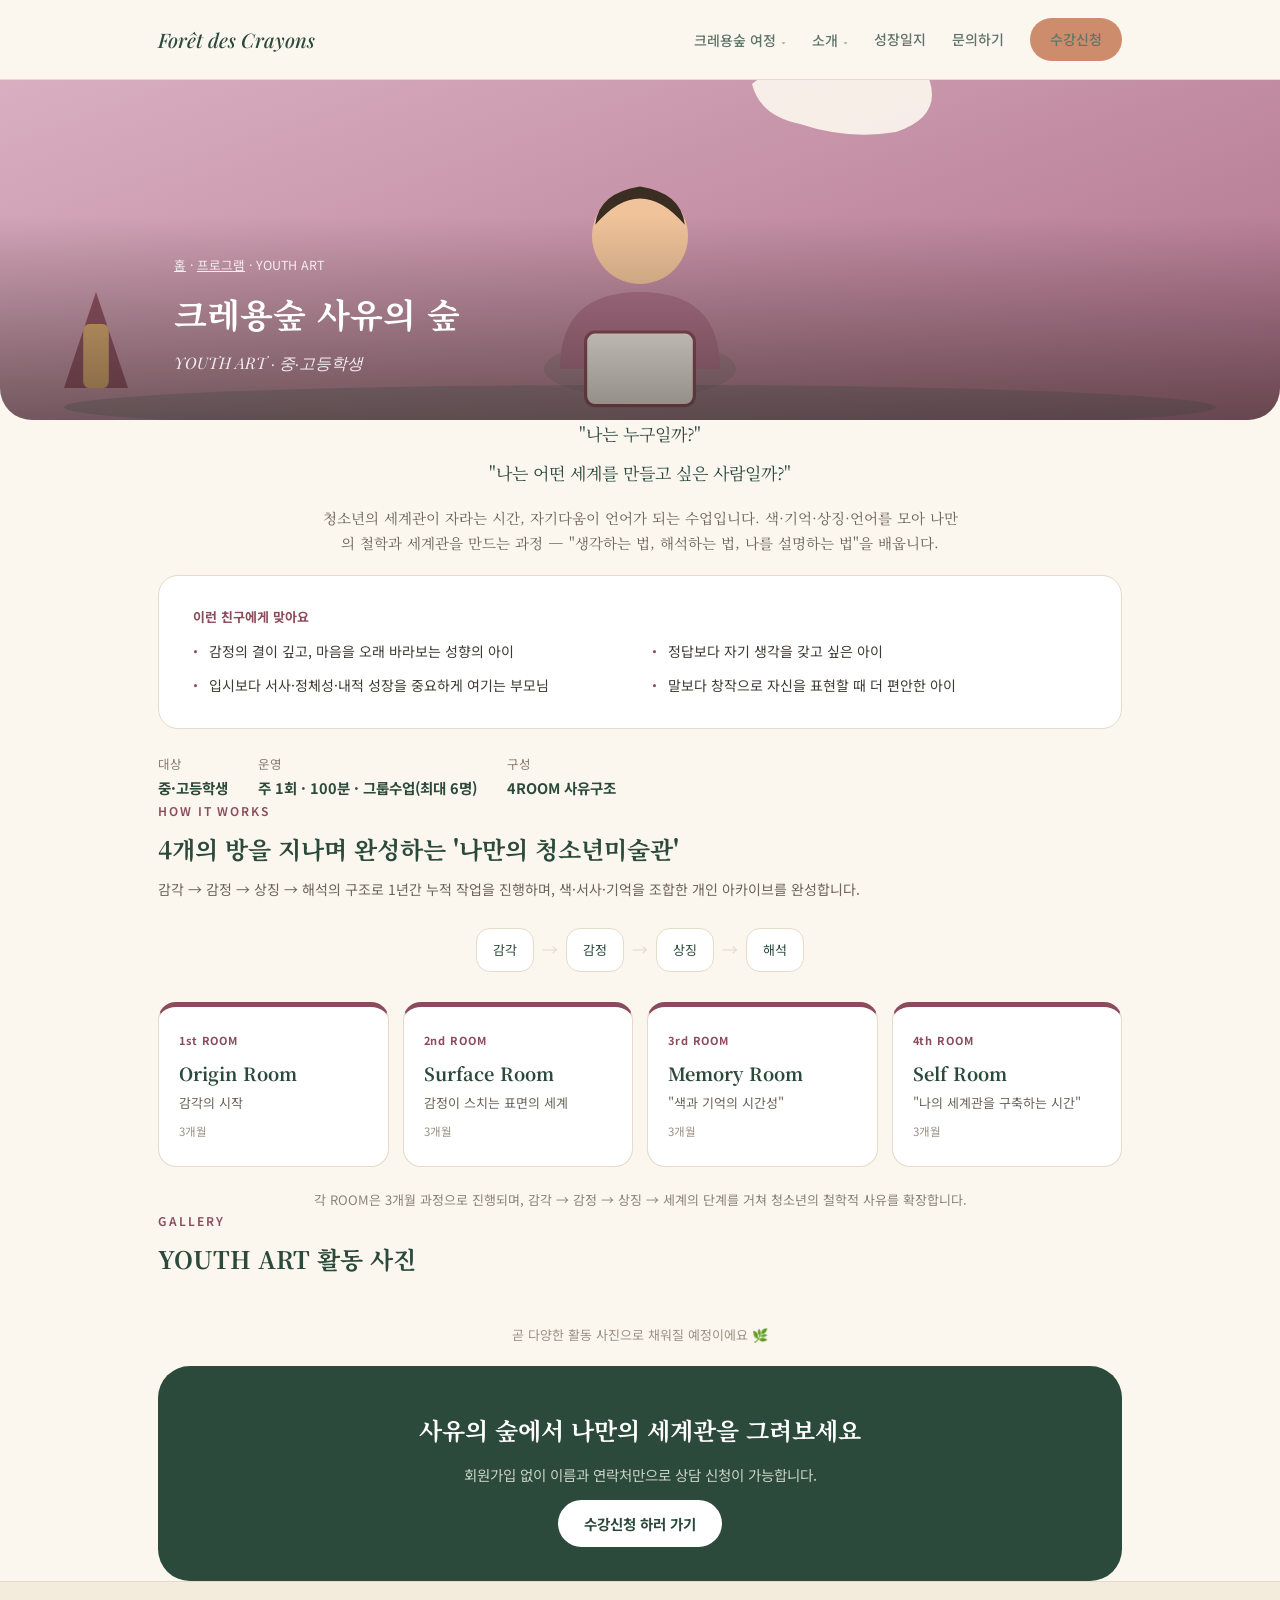
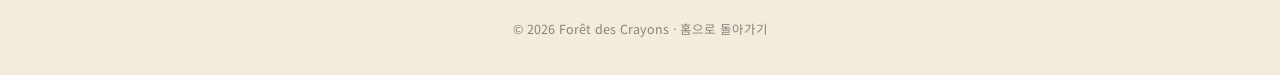
<file: program-youth.html>
<!DOCTYPE html>
<html lang="ko">
<head>
<meta charset="UTF-8">
<meta name="viewport" content="width=device-width, initial-scale=1.0">
<title>YOUTH ART | 크레용숲 사유의 숲</title>
<link rel="preconnect" href="https://fonts.googleapis.com">
<link href="https://fonts.googleapis.com/css2?family=Playfair+Display:ital,wght@0,500;1,500;1,600&family=Noto+Serif+KR:wght@500;700&family=Noto+Sans+KR:wght@300;400;500;600;700&display=swap" rel="stylesheet">
<style>
  :root{
    --ivory:#FBF6EE; --ivory-deep:#F3EBDC; --forest:#2C4A3B; --clay:#BE6A42;
    --gold:#D3A24C; --berry:#8B4B5C; --sage:#93AC8C; --ink:#2A2622; --paper:#FFFFFF; --line:#E4DBC9;
    --accent: var(--berry);
    --shadow: 0 20px 50px -25px rgba(44,74,59,0.35); --radius-lg:32px; --radius-md:20px;
  }
  *{box-sizing:border-box; margin:0; padding:0;}
  html{scroll-behavior:smooth;}
  body{font-family:'Noto Sans KR',sans-serif; background:var(--ivory); color:var(--ink); line-height:1.7; -webkit-font-smoothing:antialiased;}
  .logotype{font-family:'Playfair Display',serif; font-style:italic; font-weight:500;}
  a{color:inherit; text-decoration:none;} img,svg{display:block; max-width:100%;}
  .eyebrow{font-size:12px; letter-spacing:.16em; text-transform:uppercase; font-weight:600; color:var(--accent);}
  .wrap{max-width:1020px; margin:0 auto; padding:0 28px;}
  section{padding:64px 0;}
  @media(max-width:720px){section{padding:44px 0;} .wrap{padding:0 20px;}}
  header{position:sticky; top:0; z-index:200; background:rgba(251,246,238,.92); backdrop-filter:blur(10px); border-bottom:1px solid var(--line);}
  .nav-inner{max-width:1020px; margin:0 auto; padding:16px 28px; display:flex; align-items:center; justify-content:space-between;}
  .brand{font-size:20px; color:var(--forest);}
  nav.menu{display:flex; gap:26px; align-items:center;}
  nav.menu a{font-size:14px; font-weight:500; color:var(--forest); opacity:.75;}
  .cta-btn{background:var(--clay); color:#fff; padding:10px 20px; border-radius:999px; font-size:13.5px; font-weight:600;}
  @media(max-width:700px){nav.menu a:not(.cta-btn){display:none;}}

  .banner{position:relative; height:340px; border-radius:0 0 var(--radius-lg) var(--radius-lg); overflow:hidden;
    background:linear-gradient(160deg,#D9AFC0,#B0728B);}
  .banner svg{position:absolute; inset:0; width:100%; height:100%;}
  .banner::after{content:""; position:absolute; inset:0; background:linear-gradient(180deg, rgba(44,74,59,0) 40%, rgba(30,26,20,.5) 100%);}
  .banner-copy{position:relative; z-index:3; height:100%; display:flex; flex-direction:column; justify-content:flex-end; padding:44px; color:#fff; max-width:1020px; margin:0 auto;}
  .crumb{font-size:12.5px; opacity:.85; margin-bottom:10px;}
  .crumb a{text-decoration:underline;}
  .banner-copy h1{font-family:'Noto Serif KR',serif; font-size:clamp(24px,3.4vw,34px);}
  .banner-copy .sub{font-family:'Playfair Display',serif; font-style:italic; opacity:.9; margin-top:6px;}

  .quote-block{text-align:center; max-width:640px; margin:0 auto;}
  .quote-block p{font-family:'Noto Serif KR',serif; font-size:17px; color:var(--forest); margin-bottom:10px;}
  .quote-block .lead{font-size:14.5px; color:#6b6459; margin-top:18px;}

  .fit-box{background:var(--paper); border:1px solid var(--line); border-radius:var(--radius-md); padding:30px 34px; margin-top:20px;}
  .fit-box b{color:var(--accent); font-size:13px; display:block; margin-bottom:12px;}
  .fit-box ul{list-style:none; display:grid; grid-template-columns:1fr 1fr; gap:10px 24px;}
  @media(max-width:600px){.fit-box ul{grid-template-columns:1fr;}}
  .fit-box li{font-size:14px; padding-left:16px; position:relative; color:#3f3b34;}
  .fit-box li::before{content:"·"; position:absolute; left:0; color:var(--accent); font-weight:900;}

  .chips{display:flex; gap:12px; flex-wrap:wrap; margin:20px 0 8px;}
  .chip{background:var(--ivory-deep); border-radius:999px; padding:10px 18px; font-size:13.5px; color:var(--forest); font-weight:600;}

  .room-flow{display:flex; align-items:center; justify-content:center; gap:8px; flex-wrap:wrap; margin:26px 0 30px;}
  .room-pill{background:var(--paper); border:1px solid var(--line); border-radius:14px; padding:10px 16px; font-size:13px; color:var(--forest); text-align:center;}
  .room-arrow{color:var(--line); font-size:16px;}

  .room-grid{display:grid; grid-template-columns:repeat(4,1fr); gap:14px;}
  @media(max-width:900px){.room-grid{grid-template-columns:1fr 1fr;}}
  @media(max-width:520px){.room-grid{grid-template-columns:1fr;}}
  .room-card{background:var(--paper); border:1px solid var(--line); border-radius:18px; padding:24px 20px; border-top:5px solid var(--accent);}
  .room-num{font-size:11px; font-weight:700; color:var(--accent); letter-spacing:.08em;}
  .room-card h4{font-family:'Noto Serif KR',serif; font-size:18px; color:var(--forest); margin:8px 0 4px;}
  .room-card p{font-size:13px; color:#6b6459;}
  .room-card .dur{font-size:11.5px; color:#9a9285; margin-top:8px;}

  .meta-row{display:flex; gap:30px; flex-wrap:wrap; margin-top:24px;}
  .meta-row div{font-size:12.5px; color:#847d70;}
  .meta-row b{display:block; color:var(--forest); font-size:14.5px; margin-top:2px;}

  .cta-section{background:var(--forest); border-radius:var(--radius-lg); color:#fff; text-align:center;}
  .cta-section h2{font-family:'Noto Serif KR',serif; font-size:24px; margin-bottom:12px;}
  .cta-section p{color:#C9D2C6; margin-bottom:22px; font-size:14.5px;}
  .btn-white{background:#fff; color:var(--forest); padding:13px 26px; border-radius:999px; font-weight:700; font-size:14.5px;}

  footer{background:var(--ivory-deep); border-top:1px solid var(--line); padding:36px 0; text-align:center; font-size:12.5px; color:#8a8378;}

  .back-to-top{
    position:fixed; right:22px; bottom:22px; z-index:150;
    width:46px; height:46px; border-radius:50%; background:var(--forest); color:#fff;
    display:flex; align-items:center; justify-content:center; font-size:18px;
    box-shadow:0 10px 24px -10px rgba(44,74,59,.6);
    opacity:0; pointer-events:none; transform:translateY(8px); transition:.25s;
    border:none; cursor:pointer;
  }
  .back-to-top.show{opacity:1; pointer-events:auto; transform:none;}

  .gallery-grid{display:grid; grid-template-columns:repeat(3,1fr); gap:14px; margin-top:24px;}
  @media(max-width:700px){ .gallery-grid{grid-template-columns:repeat(2,1fr);} }
  .gallery-item{aspect-ratio:1; border-radius:14px; overflow:hidden; background:var(--ivory-deep); position:relative;}
  .gallery-item img{width:100%; height:100%; object-fit:cover; display:block;}
  .gallery-caption{position:absolute; left:0; right:0; bottom:0; background:linear-gradient(0deg, rgba(0,0,0,.55), transparent); color:#fff; font-size:11.5px; padding:14px 10px 8px;}
  .gallery-empty{text-align:center; color:#9a9285; font-size:13px; padding:20px 0; grid-column:1/-1;}
</style>
</head>
<body>
<header>
  <div class="nav-inner">
    <a href="index.html" class="brand logotype">Forêt des Crayons</a>
    <nav class="menu">
      <a href="index.html#program">프로그램</a>
      <a href="index.html#about">About</a>
      <a href="index.html#contact">Contact</a>
      <a href="index.html#register" class="cta-btn">수강신청</a>
    </nav>
  </div>
</header>

<div class="banner">
  <svg viewBox="0 0 800 400" preserveAspectRatio="xMidYMax slice">
    <circle cx="700" cy="80" r="26" fill="#F3D9A8" opacity=".8"/>
    <g opacity=".9">
      <path d="M40 380 L60 320 L80 380 Z" fill="#8B4B5C"/><rect x="52" y="340" width="16" height="40" rx="4" fill="#E0AE6C"/>
    </g>
    <ellipse cx="400" cy="392" rx="360" ry="14" fill="#3E5F4C" opacity=".25"/>
    <path d="M470 190 Q520 150 580 185 Q590 210 560 220 Q530 225 500 215 Q475 210 470 190 Z" fill="#FBF6EE" opacity=".92"/>
    <ellipse cx="400" cy="368" rx="60" ry="18" fill="#3E5F4C" opacity=".16"/>
    <path d="M350 368 Q350 320 400 320 Q450 320 450 368 Z" fill="#B0728B"/>
    <circle cx="400" cy="285" r="30" fill="#F0C39A"/>
    <path d="M372 278 Q400 245 428 278 Q426 258 400 254 Q374 258 372 278 Z" fill="#3A2E22"/>
    <rect x="366" y="345" width="68" height="46" rx="6" fill="#FBF6EE" stroke="#8B4B5C" stroke-width="2"/>
  </svg>
  <div class="banner-copy">
    <div class="crumb"><a href="index.html">홈</a> · <a href="index.html#program">프로그램</a> · YOUTH ART</div>
    <h1>크레용숲 사유의 숲</h1>
    <div class="sub">YOUTH ART · 중·고등학생</div>
  </div>
</div>

<section class="wrap">
  <div class="quote-block">
    <p>"나는 누구일까?"</p>
    <p>"나는 어떤 세계를 만들고 싶은 사람일까?"</p>
    <p class="lead">청소년의 세계관이 자라는 시간, 자기다움이 언어가 되는 수업입니다. 색·기억·상징·언어를 모아 나만의 철학과 세계관을 만드는 과정 — "생각하는 법, 해석하는 법, 나를 설명하는 법"을 배웁니다.</p>
  </div>

  <div class="fit-box">
    <b>이런 친구에게 맞아요</b>
    <ul>
      <li>감정의 결이 깊고, 마음을 오래 바라보는 성향의 아이</li>
      <li>정답보다 자기 생각을 갖고 싶은 아이</li>
      <li>입시보다 서사·정체성·내적 성장을 중요하게 여기는 부모님</li>
      <li>말보다 창작으로 자신을 표현할 때 더 편안한 아이</li>
    </ul>
  </div>

  <div class="meta-row">
    <div>대상<b>중·고등학생</b></div>
    <div>운영<b>주 1회 · 100분 · 그룹수업(최대 6명)</b></div>
    <div>구성<b>4ROOM 사유구조</b></div>
  </div>
</section>

<section class="wrap" style="padding-top:0;">
  <div class="eyebrow">How it works</div>
  <h2 style="font-family:'Noto Serif KR',serif; font-size:24px; color:var(--forest); margin-top:8px;">4개의 방을 지나며 완성하는 '나만의 청소년미술관'</h2>
  <p style="color:#6b6459; font-size:14px; margin-top:8px;">감각 → 감정 → 상징 → 해석의 구조로 1년간 누적 작업을 진행하며, 색·서사·기억을 조합한 개인 아카이브를 완성합니다.</p>
  <div class="room-flow">
    <div class="room-pill">감각</div><div class="room-arrow">→</div>
    <div class="room-pill">감정</div><div class="room-arrow">→</div>
    <div class="room-pill">상징</div><div class="room-arrow">→</div>
    <div class="room-pill">해석</div>
  </div>
  <div class="room-grid">
    <div class="room-card"><div class="room-num">1st ROOM</div><h4>Origin Room</h4><p>감각의 시작</p><div class="dur">3개월</div></div>
    <div class="room-card"><div class="room-num">2nd ROOM</div><h4>Surface Room</h4><p>감정이 스치는 표면의 세계</p><div class="dur">3개월</div></div>
    <div class="room-card"><div class="room-num">3rd ROOM</div><h4>Memory Room</h4><p>"색과 기억의 시간성"</p><div class="dur">3개월</div></div>
    <div class="room-card"><div class="room-num">4th ROOM</div><h4>Self Room</h4><p>"나의 세계관을 구축하는 시간"</p><div class="dur">3개월</div></div>
  </div>
  <p style="text-align:center; font-size:13px; color:#8a8378; margin-top:22px;">각 ROOM은 3개월 과정으로 진행되며, 감각 → 감정 → 상징 → 세계의 단계를 거쳐 청소년의 철학적 사유를 확장합니다.</p>
</section>

<section class="wrap" style="padding-top:0;">
  <div class="eyebrow">Gallery</div>
  <h2 style="font-family:'Noto Serif KR',serif; font-size:24px; color:var(--forest); margin-top:8px;">YOUTH ART 활동 사진</h2>
  <div class="gallery-grid" id="galleryGrid">
    <div class="gallery-empty">불러오는 중...</div>
  </div>
</section>

<section class="wrap">
  <div class="cta-section" style="padding:44px 30px;">
    <h2>사유의 숲에서 나만의 세계관을 그려보세요</h2>
    <p>회원가입 없이 이름과 연락처만으로 상담 신청이 가능합니다.</p>
    <a href="index.html#register" class="btn-white">수강신청 하러 가기</a>
  </div>
</section>

<footer>© 2026 Forêt des Crayons · <a href="index.html">홈으로 돌아가기</a></footer>
<button class="back-to-top" id="backToTop" aria-label="맨 위로">↑</button>
<script>
const backToTop = document.getElementById('backToTop');
window.addEventListener('scroll', ()=>{ backToTop.classList.toggle('show', window.scrollY > 500); });
backToTop.addEventListener('click', ()=> window.scrollTo({top:0, behavior:'smooth'}));
</script>
<script>
fetch('content/gallery.json').then(r=>r.json()).then(data=>{
  const items = (data && data['youth']) || [];
  const grid = document.getElementById('galleryGrid');
  if(!items.length){
    grid.innerHTML = '<div class="gallery-empty">곧 다양한 활동 사진으로 채워질 예정이에요 🌿</div>';
    return;
  }
  grid.innerHTML = items.map(it => `
    <div class="gallery-item">
      <img src="${it.image}" alt="${it.caption || 'YOUTH ART 활동 사진'}" onerror="this.parentElement.style.display='none'">
      ${it.caption ? `<div class="gallery-caption">${it.caption}</div>` : ''}
    </div>
  `).join('');
}).catch(()=>{
  document.getElementById('galleryGrid').innerHTML = '<div class="gallery-empty">사진을 불러오지 못했어요.</div>';
});
</script>
<script src="js/nav.js"></script>
</body>
</html>
</file>
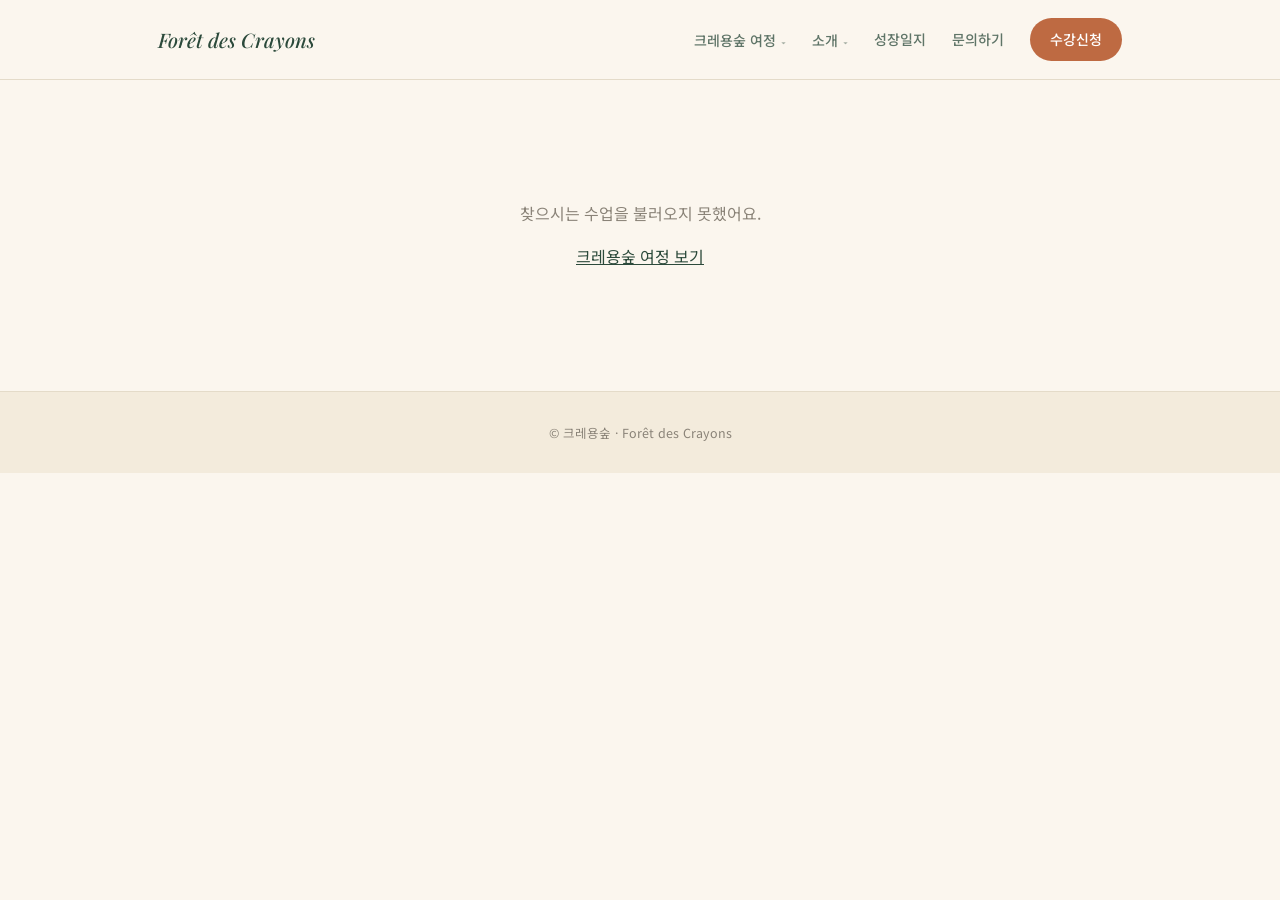
<file: program.html>
<!DOCTYPE html>
<html lang="ko">
<head>
<meta charset="UTF-8">
<meta name="viewport" content="width=device-width, initial-scale=1.0">
<title>프로그램 안내 · 신청 | 크레용숲</title>
<meta name="description" content="크레용숲 프로그램 상세 안내와 신청">
<link rel="preconnect" href="https://fonts.googleapis.com">
<link href="https://fonts.googleapis.com/css2?family=Playfair+Display:ital,wght@0,500;1,500;1,600&family=Noto+Serif+KR:wght@500;700&family=Noto+Sans+KR:wght@300;400;500;600;700&display=swap" rel="stylesheet">
<style>
  :root{
    --ivory:#FBF6EE; --ivory-deep:#F3EBDC; --forest:#2C4A3B; --clay:#BE6A42;
    --gold:#D3A24C; --berry:#8B4B5C; --sage:#93AC8C; --ink:#2A2622; --paper:#FFFFFF; --line:#E4DBC9;
    --accent:#D3A24C; --accent-soft:#F6E9CC;
    --shadow:0 20px 50px -25px rgba(44,74,59,0.35); --radius-lg:32px; --radius-md:20px;
  }
  *{box-sizing:border-box; margin:0; padding:0;}
  html{scroll-behavior:smooth;}
  body{font-family:'Noto Sans KR',sans-serif; background:var(--ivory); color:var(--ink); line-height:1.7; -webkit-font-smoothing:antialiased;}
  .logotype{font-family:'Playfair Display',serif; font-style:italic; font-weight:500;}
  a{color:inherit; text-decoration:none;} img{display:block; max-width:100%;}
  .wrap{max-width:1020px; margin:0 auto; padding:0 28px;}
  @media(max-width:720px){.wrap{padding:0 20px;}}

  header{position:sticky; top:0; z-index:200; background:rgba(251,246,238,.92); backdrop-filter:blur(10px); border-bottom:1px solid var(--line);}
  .nav-inner{max-width:1020px; margin:0 auto; padding:16px 28px; display:flex; align-items:center; justify-content:space-between;}
  .brand{font-size:20px; color:var(--forest);}
  nav.menu{display:flex; gap:26px; align-items:center;}
  nav.menu a{font-size:14px; font-weight:500; color:var(--forest); opacity:.75;}
  .cta-btn{background:var(--clay); color:#fff !important; opacity:1 !important; padding:10px 20px; border-radius:999px; font-size:13.5px; font-weight:600;}
  @media(max-width:700px){nav.menu a:not(.cta-btn){display:none;} .nav-inner{padding:14px 20px;}}

  /* 상단 배너 */
  .hero{background:var(--accent-grad, linear-gradient(150deg,#F3D9A8,#E0AE6C)); position:relative; overflow:hidden;}
  .hero::after{content:""; position:absolute; inset:0; background:linear-gradient(180deg, rgba(0,0,0,0) 35%, rgba(30,26,20,.38) 100%);}
  .hero-img{position:absolute; inset:0; width:100%; height:100%; object-fit:cover; opacity:.9;}
  .hero-copy{position:relative; z-index:2; padding-top:54px; padding-bottom:38px; color:#fff; min-height:230px; display:flex; flex-direction:column; justify-content:flex-end;}
  .crumb{font-size:12.5px; opacity:.9; margin-bottom:12px;}
  .crumb a{text-decoration:underline; text-underline-offset:3px;}
  .badge-row{display:flex; gap:8px; flex-wrap:wrap; margin-bottom:12px;}
  .badge{font-size:12px; font-weight:700; padding:4px 12px; border-radius:999px; background:rgba(255,255,255,.92); color:var(--forest);}
  .badge.status-open{background:#fff; color:var(--forest);}
  .badge.status-closed{background:rgba(30,26,20,.65); color:#fff;}
  .hero h1{font-family:'Noto Serif KR',serif; font-size:clamp(26px,4vw,38px); line-height:1.3;}
  .hero .sub{margin-top:8px; font-size:14.5px; opacity:.95;}

  /* 본문 2단 */
  .layout{display:grid; grid-template-columns:minmax(0,1fr) 360px; gap:36px; padding-top:38px; padding-bottom:90px; align-items:start;}
  @media(max-width:900px){.layout{grid-template-columns:1fr; gap:26px; padding-bottom:110px;}}
  .info-grid{display:grid; grid-template-columns:repeat(2,1fr); gap:12px; margin-bottom:30px;}
  @media(max-width:520px){.info-grid{grid-template-columns:1fr;}}
  .info-item{background:var(--paper); border:1px solid var(--line); border-radius:16px; padding:14px 18px;}
  .info-item span{display:block; font-size:12px; color:#8a8378; font-weight:600; letter-spacing:.04em;}
  .info-item b{display:block; font-size:15px; color:var(--forest); margin-top:2px; font-weight:600;}
  .block{margin-bottom:34px;}
  .block h2{font-family:'Noto Serif KR',serif; font-size:20px; color:var(--forest); margin-bottom:14px; display:flex; align-items:center; gap:10px;}
  .block h2::before{content:""; width:6px; height:20px; border-radius:3px; background:var(--accent);}
  .block p{font-size:15px; color:#4b463f; line-height:1.85;}
  .list{list-style:none; display:flex; flex-direction:column; gap:10px;}
  .list li{background:var(--paper); border:1px solid var(--line); border-radius:14px; padding:13px 18px 13px 44px; font-size:14.5px; color:#4b463f; position:relative;}
  .list li::before{content:"✓"; position:absolute; left:16px; top:12px; color:var(--accent); font-weight:800;}
  .more-link{display:inline-flex; align-items:center; gap:6px; margin-top:6px; padding:12px 22px; border:1.5px solid var(--forest); color:var(--forest); border-radius:999px; font-weight:600; font-size:14px;}
  .more-link:hover{background:var(--forest); color:#fff;}
  .gallery{display:grid; grid-template-columns:repeat(3,1fr); gap:10px;}
  .gallery.single{grid-template-columns:1fr; max-width:480px;}
  .gallery.single img{aspect-ratio:auto; border-radius:18px;}
  .gallery img{width:100%; aspect-ratio:1; object-fit:cover; border-radius:12px;}

  /* 신청 카드 */
  .apply{position:sticky; top:84px; background:var(--paper); border:1px solid var(--line); border-top:5px solid var(--accent); border-radius:var(--radius-md); padding:26px 24px; box-shadow:var(--shadow);}
  @media(max-width:900px){.apply{position:static;}}
  .apply h3{font-family:'Noto Serif KR',serif; font-size:19px; color:var(--forest);}
  .apply .price{margin:6px 0 16px; font-size:14px; color:#6b6459;}
  .apply .price b{color:var(--clay); font-size:17px;}
  .field{margin-bottom:14px;}
  .field label{display:block; font-size:12.5px; font-weight:600; color:var(--forest); margin-bottom:5px;}
  .field input, .field select, .field textarea{width:100%; padding:11px 13px; border:1px solid var(--line); border-radius:12px; font:inherit; font-size:14px; background:#fff; color:var(--ink);}
  .field input:focus, .field select:focus, .field textarea:focus{outline:2px solid var(--accent); border-color:transparent;}
  .field textarea{min-height:76px; resize:vertical;}
  .field-row{display:grid; grid-template-columns:1fr 1fr; gap:10px;}
  .req{color:var(--clay);}
  .consent{display:flex; align-items:flex-start; gap:8px; font-size:12px; color:#8a8378; margin:4px 0 16px; line-height:1.55;}
  .submit-btn{width:100%; padding:15px; border:none; border-radius:999px; background:var(--clay); color:#fff; font:inherit; font-weight:700; font-size:15.5px; cursor:pointer;}
  .submit-btn:hover{filter:brightness(1.05);}
  .submit-btn:disabled{opacity:.6; cursor:default;}
  .hp{position:absolute; left:-9999px; width:1px; height:1px; opacity:0;}
  .apply-note{margin-top:12px; font-size:12px; color:#8a8378; text-align:center; line-height:1.6;}
  .err{display:none; margin-bottom:12px; padding:10px 14px; border-radius:12px; background:#FBE9E4; color:#9B3B22; font-size:13px;}
  .done{display:none; text-align:center; padding:10px 0 4px;}
  .done .check{width:58px; height:58px; margin:0 auto 14px; border-radius:50%; background:var(--accent-soft); color:var(--accent); display:flex; align-items:center; justify-content:center; font-size:28px; font-weight:800;}
  .done h4{font-family:'Noto Serif KR',serif; font-size:19px; color:var(--forest); margin-bottom:8px;}
  .done p{font-size:13.5px; color:#5b564e; line-height:1.75;}
  .done .sum{margin:16px 0; text-align:left; background:var(--ivory); border-radius:14px; padding:14px 16px; font-size:13px; color:#4b463f; line-height:1.8;}
  .done .sum b{color:var(--forest);}
  .done a{display:inline-block; margin-top:6px; padding:11px 22px; border-radius:999px; border:1.5px solid var(--forest); color:var(--forest); font-weight:600; font-size:13.5px;}

  /* 모바일 하단 고정 신청 바 */
  .mbar{display:none;}
  @media(max-width:900px){
    .mbar{display:flex; position:fixed; left:0; right:0; bottom:0; z-index:150; padding:12px 20px calc(12px + env(safe-area-inset-bottom)); background:rgba(251,246,238,.96); backdrop-filter:blur(10px); border-top:1px solid var(--line); gap:12px; align-items:center;}
    .mbar .t{flex:1; min-width:0; font-size:13px; color:var(--forest); font-weight:600; white-space:nowrap; overflow:hidden; text-overflow:ellipsis;}
    .mbar a{background:var(--clay); color:#fff; font-weight:700; font-size:14.5px; padding:12px 26px; border-radius:999px; white-space:nowrap;}
  }
  .state{padding:120px 0; text-align:center; color:#8a8378;}
  .state a{display:inline-block; margin-top:16px; color:var(--forest); text-decoration:underline;}
  footer{background:var(--ivory-deep); border-top:1px solid var(--line); padding:30px 0; text-align:center; font-size:12.5px; color:#8a8378;}
  @media(max-width:900px){footer{padding-bottom:90px;}}
</style>
</head>
<body>
<header>
  <div class="nav-inner">
    <a href="index.html" class="brand logotype">Forêt des Crayons</a>
    <nav class="menu">
      <a href="index.html#program">프로그램</a>
      <a href="index.html#events">수업 일정</a>
      <a href="index.html#about">소개</a>
      <a href="index.html#contact">문의하기</a>
      <a href="classes.html" class="cta-btn">크레용숲 여정</a>
    </nav>
  </div>
</header>

<main id="app"><div class="state">프로그램을 불러오는 중이에요…</div></main>

<footer>© 크레용숲 · Forêt des Crayons</footer>

<script src="js/programs.js"></script>
<script>
const GAS_URL = "https://script.google.com/macros/s/AKfycbyahvBkqM7NVzHde2vdtpWTGdOhaUs8i-ewGe9WBpuyyetVIv1VEPJrhhCNy3fgrmad/exec";
const params = new URLSearchParams(location.search);
const wantedId = params.get('id');
let current = null;
let counts = null;

let formDirty = false;
loadClassData(data => {
  counts = data.counts;
  const found = data.items.find(p => p.id === wantedId);
  if(!found){
    if(!current) document.getElementById('app').innerHTML = `<div class="state">찾으시는 수업을 불러오지 못했어요.<br><a href="classes.html">크레용숲 여정 보기</a></div>`;
    return;
  }
  if(current && formDirty) return;   // 작성 중인 신청서를 최신 목록 도착으로 지우지 않아요
  current = found;
  render(current);
});

function render(p){
  const c = PROGRAM_COLORS[p.color] || PROGRAM_COLORS.gold;
  const root = document.documentElement.style;
  root.setProperty('--accent', c.main);
  root.setProperty('--accent-soft', c.soft);
  root.setProperty('--accent-grad', c.grad);
  document.title = `${p.title} | 크레용숲`;

  const si = seatInfo(p, counts);
  const closed = si.full;
  const statusBadge = si.status ? `<span class="badge ${closed ? 'status-closed' : 'status-open'}">${escHtml(si.status)}</span>` : '';
  const catLabel = (PROGRAM_CATEGORIES.find(x => x.key === p.category) || {}).label || '';

  const seatText = si.cap ? (si.full ? `정원 ${si.cap}명 · 마감` : `정원 ${si.cap}명`) : '';
  const infoItems = [['대상', p.target], ['기간', p.period], ['요일 · 시간', p.day_time], ['일정 · 운영', (p.period || p.day_time) ? '' : p.schedule], ['정원', seatText], ['장소', p.place], ['수강료', p.price || '상담 시 안내']]
    .filter(x => x[1]).map(x => `<div class="info-item"><span>${x[0]}</span><b>${escHtml(x[1])}</b></div>`).join('');

  const listBlock = (title, arr) => (arr && arr.length)
    ? `<section class="block"><h2>${title}</h2><ul class="list">${arr.map(x => `<li>${escHtml(x)}</li>`).join('')}</ul></section>` : '';

  const gallery = (p.gallery && p.gallery.length)
    ? `<section class="block"><h2>${p.gallery.length === 1 ? '안내 포스터' : '수업 사진'}</h2><div class="gallery${p.gallery.length === 1 ? ' single' : ''}">${p.gallery.map(src => `<img src="${escHtml(src)}" alt="" loading="lazy">`).join('')}</div></section>` : '';

  const options = (p.options && p.options.length)
    ? `<div class="field"><label>희망 반 · 일정 <span class="req">*</span></label>
         <select id="fSchedule" required>${p.options.length > 1 ? '<option value="">선택해주세요</option>' : ''}${p.options.map(o => `<option>${escHtml(o)}</option>`).join('')}</select></div>` : '';

  const adultLike = p.category === 'adult' || p.category === 'mom';
  const participantFields = adultLike
    ? `<div class="field"><label>참가자 이름 <span class="req">*</span></label><input id="fName" required placeholder="참가하시는 분 성함" autocomplete="name"></div>`
    : `<div class="field"><label>보호자(신청자) 이름 <span class="req">*</span></label><input id="fName" required placeholder="신청하시는 분 성함" autocomplete="name"></div>
       <div class="field-row">
         <div class="field"><label>참가 아이 이름 <span class="req">*</span></label><input id="fChild" required placeholder="아이 이름"></div>
         <div class="field"><label>나이 · 학년 <span class="req">*</span></label><input id="fGrade" required placeholder="예: 7세 / 초3"></div>
       </div>`;

  document.getElementById('app').innerHTML = `
    <div class="hero">
      ${p.image && !(p.gallery||[]).includes(p.image) ? `<img class="hero-img" src="${escHtml(p.image)}" alt="">` : ''}
      <div class="wrap hero-copy">
        <div class="crumb"><a href="index.html">홈</a> › <a href="classes.html">크레용숲 여정</a> › ${escHtml(p.title)}</div>
        <div class="badge-row">${catLabel && p.category !== 'all' ? `<span class="badge">${escHtml(catLabel)}</span>` : ''}${statusBadge}</div>
        <h1>${escHtml(p.title)}</h1>
        ${p.subtitle ? `<div class="sub">${escHtml(p.subtitle)}</div>` : ''}
      </div>
    </div>

    <div class="wrap layout">
      <div>
        <div class="info-grid">${infoItems}</div>
        <section class="block"><h2>프로그램 소개</h2><p>${nl2br(p.description || p.summary)}</p></section>
        ${listBlock('이렇게 진행돼요', p.curriculum)}
        ${listBlock('이런 분께 잘 맞아요', p.fit)}
        ${gallery}
        ${p.detail_page ? `<a class="more-link" href="${escHtml(p.detail_page)}">커리큘럼 전체 보기 →</a>` : ''}
      </div>

      <aside class="apply" id="apply">
        <div id="applyForm">
          <h3>${closed ? '대기 신청' : '신청하기'}</h3>
          <div class="price">${p.price ? `수강료 <b>${escHtml(p.price)}</b>` : '수강료 · 일정은 신청 후 안내드려요'}</div>
          ${closed ? '<div class="err" style="display:block;background:#F3EBDC;color:#6b6459;">현재 모집이 마감되었어요(정원 초과). 대기 신청을 남겨주시면 자리가 생길 때 먼저 연락드려요.</div>' : ''}
          <form id="form" novalidate>
            ${participantFields}
            <div class="field"><label>연락처 <span class="req">*</span></label><input id="fPhone" type="tel" required placeholder="010-0000-0000" autocomplete="tel"></div>
            ${options}
            <div class="field-row">
              <div class="field"><label>인원</label><input id="fPeople" type="number" min="1" max="20" value="1"></div>
              <div class="field"><label>상담 희망 시간</label><select id="fCallTime"><option value="">상관없어요</option><option>오전</option><option>오후</option><option>저녁</option></select></div>
            </div>
            <div class="field"><label>문의 · 전달사항</label><textarea id="fMsg" placeholder="궁금한 점이나 희망 요일 등을 편하게 남겨주세요"></textarea></div>
            <input class="hp" id="fWebsite" tabindex="-1" autocomplete="off" aria-hidden="true">
            <label class="consent"><input type="checkbox" id="fConsent" required style="margin-top:3px;"> 신청 접수와 안내를 위해 이름·연락처 등 개인정보를 수집·이용하는 것에 동의합니다.</label>
            <div class="err" id="err"></div>
            <button class="submit-btn" id="submitBtn" type="submit">${closed ? '대기 신청 보내기' : '신청 보내기'}</button>
            <div class="apply-note">결제는 이 단계에서 진행되지 않아요.<br>신청이 접수되면 원장님이 확인 후 개별 연락드려요.</div>
          </form>
        </div>
        <div class="done" id="done"></div>
      </aside>
    </div>

    <div class="mbar"><span class="t">${escHtml(p.title)}</span><a href="#apply">${closed ? '대기 신청' : '신청하기'}</a></div>`;

  document.getElementById('form').addEventListener('submit', submitForm);
  document.getElementById('form').addEventListener('input', () => { formDirty = true; });
}

function val(id){ const el = document.getElementById(id); return el ? el.value.trim() : ''; }
function showErr(msg){ const e = document.getElementById('err'); e.textContent = msg; e.style.display = 'block'; }

function submitForm(ev){
  ev.preventDefault();
  document.getElementById('err').style.display = 'none';
  if(val('fWebsite')) return; // 스팸 방지용 숨김 칸 — 사람은 채우지 않아요

  const name = val('fName'), phone = val('fPhone');
  const child = val('fChild'), grade = val('fGrade');
  const schedule = val('fSchedule'), people = val('fPeople') || '1', callTime = val('fCallTime'), msg = val('fMsg');
  const adultLike = current.category === 'adult' || current.category === 'mom';

  if(!name) return showErr('이름을 입력해주세요.');
  if(!adultLike && (!child || !grade)) return showErr('참가 아이 이름과 나이(학년)를 입력해주세요.');
  if(phone.replace(/\D/g,'').length < 9) return showErr('연락처를 정확히 입력해주세요. (예: 010-0000-0000)');
  if(document.getElementById('fSchedule') && !schedule) return showErr('희망 반·일정을 선택해주세요.');
  if(!document.getElementById('fConsent').checked) return showErr('개인정보 수집·이용에 동의해주세요.');

  const waitlist = seatInfo(current, counts).full;
  const programLabel = (waitlist ? '[대기] ' : '') + current.title;

  // 서버(Code.gs)가 새 칸을 지원하지 않는 예전 버전이어도 정보가 사라지지 않도록,
  // 입력 내용을 "문의내용" 칸에도 한 줄로 같이 적어서 보내요.
  const parts = [];
  if(child) parts.push(`아이: ${child}${grade ? ' (' + grade + ')' : ''}`);
  if(schedule) parts.push(`희망: ${schedule}`);
  parts.push(`인원: ${people}명`);
  if(callTime) parts.push(`상담시간: ${callTime}`);
  if(msg) parts.push(`문의: ${msg}`);
  const message = parts.join(' / ');

  const btn = document.getElementById('submitBtn');
  btn.disabled = true; btn.textContent = '전송 중…';

  const body = new URLSearchParams({
    action:'register', name, phone, program: programLabel, message,
    child, grade, schedule, people, callTime, programId: current.id, note: msg
  });
  fetch(GAS_URL, { method:'POST', body })
    .then(r => r.text())
    .then(t => { let j; try{ j = JSON.parse(t); }catch(e){ throw new Error('bad response'); }
      if(!j || j.result !== 'success') throw new Error('save failed'); })
    .then(() => {
      const lines = [`<b>프로그램</b> ${escHtml(programLabel)}`, `<b>신청자</b> ${escHtml(name)}${child ? ' · 아이 ' + escHtml(child) + (grade ? '(' + escHtml(grade) + ')' : '') : ''}`];
      if(schedule) lines.push(`<b>희망</b> ${escHtml(schedule)}`);
      lines.push(`<b>연락처</b> ${escHtml(phone)}`);
      const done = document.getElementById('done');
      done.innerHTML = `<div class="check">✓</div><h4>${waitlist ? '대기 신청이 접수되었어요' : '신청이 접수되었어요'}</h4>
        <p>확인 후 남겨주신 연락처로 원장님이 안내드릴게요.</p>
        <div class="sum">${lines.join('<br>')}</div>
        <a href="classes.html">다른 수업 둘러보기</a>`;
      document.getElementById('applyForm').style.display = 'none';
      done.style.display = 'block';
      document.getElementById('apply').scrollIntoView({ behavior:'smooth', block:'start' });
    })
    .catch(() => {
      btn.disabled = false; btn.textContent = waitlist ? '대기 신청 보내기' : '신청 보내기';
      showErr('전송에 실패했어요. 잠시 후 다시 시도하시거나 전화로 문의해주세요.');
    });
}
</script>
<script src="js/nav.js"></script>
</body>
</html>
</file>
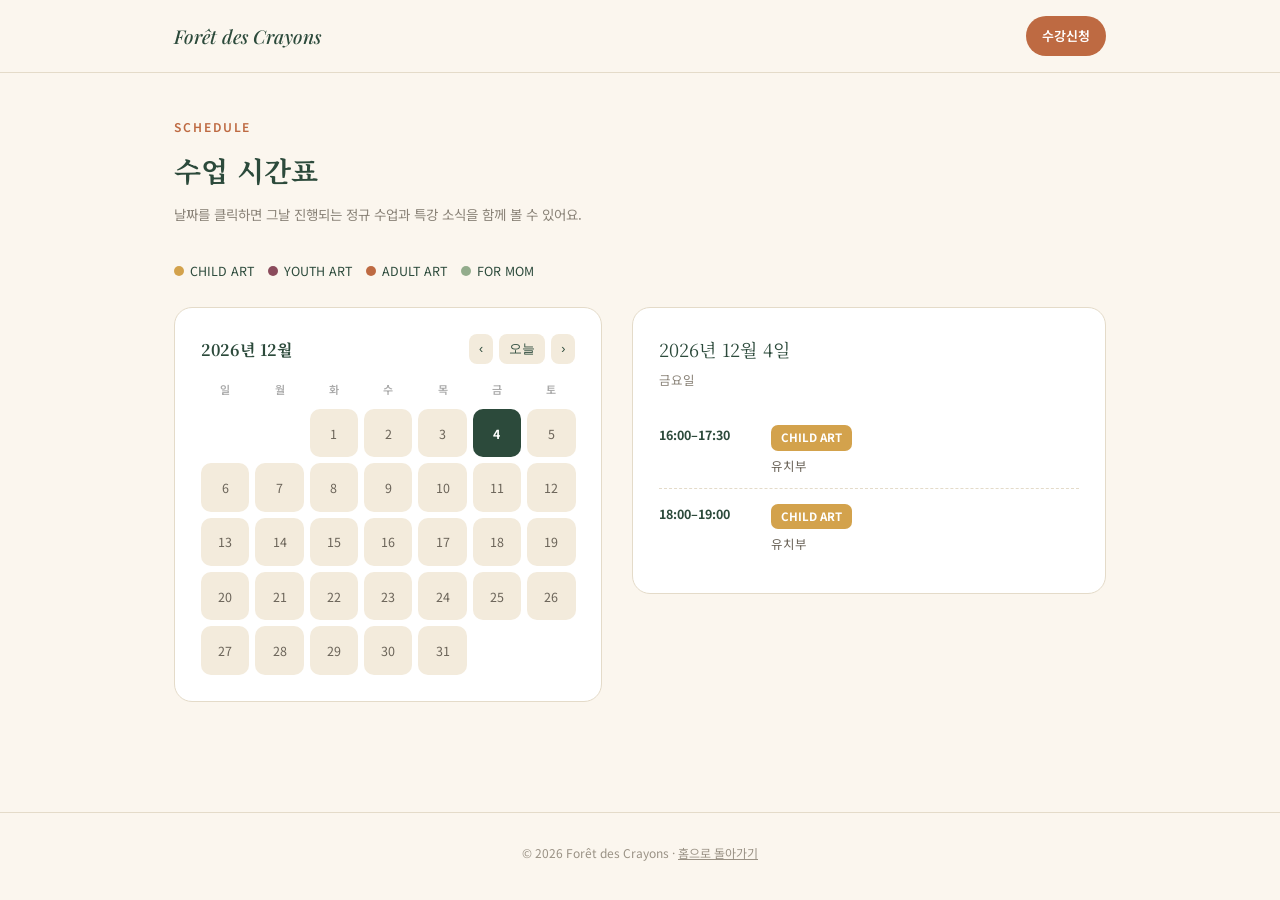
<file: schedule.html>
<!DOCTYPE html>
<html lang="ko">
<head>
<meta charset="UTF-8">
<meta name="viewport" content="width=device-width, initial-scale=1.0">
<title>수업 시간표 | 크레용숲</title>
<link rel="preconnect" href="https://fonts.googleapis.com">
<link href="https://fonts.googleapis.com/css2?family=Playfair+Display:ital,wght@0,500;1,500;1,600&family=Noto+Serif+KR:wght@500;700&family=Noto+Sans+KR:wght@300;400;500;600;700&display=swap" rel="stylesheet">
<style>
  :root{
    --ivory:#FBF6EE; --ivory-deep:#F3EBDC; --forest:#2C4A3B; --clay:#BE6A42;
    --gold:#D3A24C; --berry:#8B4B5C; --sage:#93AC8C; --ink:#2A2622; --paper:#FFFFFF; --line:#E4DBC9;
    --radius-lg:28px; --radius-md:18px;
  }
  *{box-sizing:border-box; margin:0; padding:0;}
  body{font-family:'Noto Sans KR',sans-serif; background:var(--ivory); color:var(--ink); line-height:1.7;}
  a{color:inherit; text-decoration:none;}
  .logotype{font-family:'Playfair Display',serif; font-style:italic; font-weight:500;}
  .wrap{max-width:980px; margin:0 auto; padding:44px 24px 80px;}
  .eyebrow{font-size:12px; letter-spacing:.16em; text-transform:uppercase; font-weight:600; color:var(--clay);}
  header{padding:16px 0; border-bottom:1px solid var(--line);}
  .header-inner{max-width:980px; margin:0 auto; padding:0 24px; display:flex; justify-content:space-between; align-items:center;}
  .brand{font-size:19px; color:var(--forest);}
  .cta-btn{background:var(--clay); color:#fff; padding:9px 16px; border-radius:999px; font-size:13px; font-weight:600;}

  h1{font-family:'Noto Serif KR',serif; font-size:clamp(22px,3vw,28px); color:var(--forest); margin:10px 0 8px;}
  .sub{color:#8a8378; font-size:13.5px; margin-bottom:34px;}

  .legend{display:flex; gap:14px; flex-wrap:wrap; margin-bottom:26px;}
  .legend-item{display:flex; align-items:center; gap:6px; font-size:12.5px; color:var(--forest);}
  .legend-dot{width:10px; height:10px; border-radius:50%;}

  .layout{display:grid; grid-template-columns:0.95fr 1.05fr; gap:30px; align-items:start;}
  @media(max-width:820px){ .layout{grid-template-columns:1fr;} }

  .cal-card{background:var(--paper); border:1px solid var(--line); border-radius:var(--radius-md); padding:26px;}
  .cal-head{display:flex; justify-content:space-between; align-items:center; margin-bottom:16px;}
  .cal-head b{font-family:'Noto Serif KR',serif; color:var(--forest); font-size:16px;}
  .cal-nav{display:flex; gap:6px;}
  .cal-nav button{border:none; background:var(--ivory-deep); color:var(--forest); border-radius:8px; padding:0 10px; height:30px; font-size:12.5px; cursor:pointer;}
  .cal-grid{display:grid; grid-template-columns:repeat(7,1fr); gap:6px;}
  .cal-dow{font-size:11px; text-align:center; color:#aaa; font-weight:600; padding-bottom:4px;}
  .cal-day{
    aspect-ratio:1; border-radius:10px; background:var(--ivory-deep); display:flex; flex-direction:column;
    align-items:center; justify-content:center; font-size:12.5px; color:#6b6459; cursor:pointer; position:relative;
  }
  .cal-day:hover{background:#EFE4CE;}
  .cal-day.selected{background:var(--forest); color:#fff; font-weight:700;}
  .cal-day.today:not(.selected){outline:2px solid var(--gold);}
  .cal-day.empty{background:transparent; cursor:default;}
  .cal-day .ev-dot{width:5px; height:5px; border-radius:50%; background:var(--clay); margin-top:2px;}
  .cal-day.selected .ev-dot{background:#fff;}

  .detail-card{background:var(--paper); border:1px solid var(--line); border-radius:var(--radius-md); padding:26px;}
  .detail-date{font-family:'Noto Serif KR',serif; font-size:18px; color:var(--forest); margin-bottom:4px;}
  .detail-dow{font-size:12.5px; color:#8a8378; margin-bottom:20px;}

  .special-card{background:#FCEFD8; border:1px solid #E8CE95; border-radius:14px; padding:16px 18px; margin-bottom:18px;}
  .special-card .tag{font-size:11px; font-weight:700; color:var(--clay); margin-bottom:6px;}
  .special-card h4{font-size:14px; color:var(--forest); margin-bottom:4px;}
  .special-card p{font-size:12.5px; color:#6b6459;}

  .slot{display:flex; gap:14px; align-items:flex-start; padding:12px 0; border-bottom:1px dashed var(--line);}
  .slot:last-child{border-bottom:none;}
  .slot-time{width:98px; font-size:12.5px; color:var(--forest); font-weight:700; flex-shrink:0; padding-top:2px;}
  .slot-badge{display:inline-block; font-size:11.5px; font-weight:700; color:#fff; padding:3px 10px; border-radius:7px; margin-bottom:4px;}
  .slot-desc{font-size:12.5px; color:#6b6459;}
  .now-badge{display:inline-block; font-size:10.5px; font-weight:700; color:var(--clay); background:#FCEFD8; padding:2px 8px; border-radius:6px; margin-left:8px;}
  .closed-note{color:#9a9285; font-size:13px; text-align:center; padding:30px 0;}

  .sample-flag{display:inline-block; margin-top:20px; font-size:11.5px; background:#FCEFD8; color:var(--clay); padding:4px 10px; border-radius:8px; font-weight:600;}
  footer{text-align:center; padding:30px 0; font-size:12px; color:#9a9285; border-top:1px solid var(--line); margin-top:30px;}
  .back-to-top{
    position:fixed; right:22px; bottom:22px; z-index:150;
    width:46px; height:46px; border-radius:50%; background:var(--forest); color:#fff;
    display:flex; align-items:center; justify-content:center; font-size:18px; border:none; cursor:pointer;
    box-shadow:0 10px 24px -10px rgba(44,74,59,.6);
    opacity:0; pointer-events:none; transform:translateY(8px); transition:.25s;
  }
  .back-to-top.show{opacity:1; pointer-events:auto; transform:none;}

  .intensive-wrap{margin-bottom:44px;}
  .intensive-note{font-size:12.5px; color:#8a8378; margin:14px 0 4px;}
  .intensive-scroll{overflow-x:auto; border:1px solid var(--line); border-radius:var(--radius-md); background:var(--paper);}
  table.intensive-table{width:100%; border-collapse:collapse; min-width:640px; font-size:12.5px;}
  table.intensive-table th, table.intensive-table td{border:1px solid var(--line); padding:10px 8px; text-align:center; vertical-align:middle;}
  table.intensive-table thead th{background:var(--ivory-deep); color:var(--forest); font-weight:700; font-size:12px;}
  table.intensive-table thead th:first-child{width:90px;}
  table.intensive-table td.time-cell{background:var(--ivory-deep); color:var(--forest); font-weight:700; font-size:11.5px;}
  table.intensive-table td .prog-name{display:block; font-weight:700; color:var(--ink); font-size:12px;}
  table.intensive-table td .prog-tag{display:block; font-size:10px; color:var(--clay); font-weight:700; margin-bottom:2px;}
  table.intensive-table td .status-open{display:block; font-size:11px; font-weight:700; color:#3E7A4E; margin-top:3px;}
  table.intensive-table td .status-closed{display:block; font-size:11px; font-weight:700; color:#C0473F; margin-top:3px;}
  .intensive-legend{display:flex; gap:16px; flex-wrap:wrap; margin-top:12px; font-size:12px;}
  .intensive-legend span{display:inline-flex; align-items:center; gap:5px;}
  .intensive-legend i{width:9px; height:9px; border-radius:50%; display:inline-block;}
</style>
</head>
<body>
<header>
  <div class="header-inner">
    <a href="index.html" class="brand logotype">Forêt des Crayons</a>
    <a href="index.html#register" class="cta-btn">수강신청</a>
  </div>
</header>

<div class="wrap">
  <div class="eyebrow">Schedule</div>
  <h1>수업 시간표</h1>
  <div class="sub">날짜를 클릭하면 그날 진행되는 정규 수업과 특강 소식을 함께 볼 수 있어요.</div>

  <div class="legend">
    <div class="legend-item"><span class="legend-dot" style="background:var(--gold);"></span>CHILD ART</div>
    <div class="legend-item"><span class="legend-dot" style="background:var(--berry);"></span>YOUTH ART</div>
    <div class="legend-item"><span class="legend-dot" style="background:var(--clay);"></span>ADULT ART</div>
    <div class="legend-item"><span class="legend-dot" style="background:var(--sage);"></span>FOR MOM</div>
  </div>

  <div class="intensive-wrap" id="intensiveWrap">
    <div class="eyebrow">Summer Intensive</div>
    <h1 id="intensiveTitle" style="font-size:clamp(19px,2.6vw,24px); margin-top:6px;"></h1>
    <div class="intensive-scroll">
      <table class="intensive-table" id="intensiveTable"></table>
    </div>
    <div class="intensive-note" id="intensiveNote"></div>
  </div>

  <div class="layout">
    <div class="cal-card">
      <div class="cal-head">
        <b id="calLabel"></b>
        <div class="cal-nav">
          <button onclick="changeMonth(-1)">‹</button>
          <button onclick="goToday()">오늘</button>
          <button onclick="changeMonth(1)">›</button>
        </div>
      </div>
      <div class="cal-grid" id="calGrid"></div>
    </div>

    <div class="detail-card">
      <div class="detail-date" id="detailDate"></div>
      <div class="detail-dow" id="detailDow"></div>
      <div id="specialArea"></div>
      <div id="slotArea"></div>
    </div>
  </div>
</div>

<footer>© 2026 Forêt des Crayons · <a href="index.html" style="text-decoration:underline;">홈으로 돌아가기</a></footer>

<script>
/* ---------- 방학특강 시간표 (CMS 관리: content/intensive.json) ---------- */
function renderIntensive(data){
  const wrap = document.getElementById('intensiveWrap');
  if(!data || data.enabled === false){ wrap.style.display = 'none'; return; }
  wrap.style.display = '';
  document.getElementById('intensiveTitle').textContent = `${data.title || '방학특강 시간표'}${data.date_range ? ' ('+data.date_range+')' : ''}`;
  document.getElementById('intensiveNote').textContent = data.note || '';

  const cols = data.columns || [];
  const rows = data.rows || [];
  let html = '<thead><tr><th>시간</th>' + cols.map(c=>`<th>${c.day_label||''}</th>`).join('') + '</tr></thead><tbody>';
  rows.forEach(r=>{
    html += `<tr><td class="time-cell">${(r.time_label||'').replace(/\n/g,'<br>')}</td>`;
    (r.cells||[]).forEach(c=>{
      if(!c.program && !c.tag){ html += '<td></td>'; return; }
      let inner = '';
      if(c.tag) inner += `<span class="prog-tag">${c.tag}</span>`;
      if(c.program) inner += `<span class="prog-name">${c.program.replace(/\n/g,'<br>')}</span>`;
      if(c.status === '자리있음') inner += `<span class="status-open">${c.status_label||'자리있음'}</span>`;
      else if(c.status === '마감') inner += `<span class="status-closed">${c.status_label||'마감'}</span>`;
      html += `<td>${inner}</td>`;
    });
    html += '</tr>';
  });
  html += '</tbody>';
  document.getElementById('intensiveTable').innerHTML = html;
}
fetch('content/intensive.json').then(r=>r.json()).then(renderIntensive).catch(()=>{ document.getElementById('intensiveWrap').style.display='none'; });

/* ---------- 정규 수업 시간표 ---------- */
const PROGRAM_COLOR = { 'CHILD ART':'var(--gold)', 'YOUTH ART':'var(--berry)', 'ADULT ART':'var(--clay)', 'FOR MOM':'var(--sage)' };

const MON = [
  { start:'14:00', end:'15:30', program:'CHILD ART', desc:'초등 고학년' },
  { start:'16:00', end:'17:30', program:'CHILD ART', desc:'유치부' },
];
const TUE = [
  { start:'13:00', end:'14:30', program:'ADULT ART', desc:'성인 리추얼' },
  { start:'16:00', end:'17:30', program:'CHILD ART', desc:'초등 저학년' },
];
const WED = [
  { start:'14:00', end:'15:30', program:'CHILD ART', desc:'초등 저학년' },
  { start:'16:00', end:'17:30', program:'CHILD ART', desc:'유치부' },
];
const THU = [
  { start:'16:00', end:'17:30', program:'CHILD ART', desc:'유치부' },
  { start:'18:00', end:'19:30', program:'YOUTH ART', desc:'청소년' },
];
const FRI = [
  { start:'16:00', end:'17:30', program:'CHILD ART', desc:'유치부' },
  { start:'18:00', end:'19:00', program:'CHILD ART', desc:'유치부' },
];
const WEEKLY_SCHEDULE = { 0: [], 1: MON, 2: TUE, 3: WED, 4: THU, 5: FRI, 6: [] };
const DOW_NAMES = ['일요일 · 휴무','월요일','화요일','수요일','목요일','금요일','토요일 · 휴무'];

/* ---------- 특강/공지 (SCHEDULE 이벤트, 홈페이지와 동일 데이터 구조 사용 예정) ---------- */
let sampleEvents = [
  { y:2026, m:6, d:1,  title:'크레용숲 아트캉스 시작', desc:'마음을 만나 말랑해지는 여름방학. 정원 4명, 4명 이상 모집 시 오픈됩니다.' },
  { y:2026, m:6, d:15, title:'여름색 아트메뉴 운영중', desc:'빨강·노랑·초록·파랑·보라, 다섯 가지 색의 시간.' },
  { y:2026, m:7, d:15, title:'여름색 아트메뉴 운영중', desc:'8월에도 계속되는 여름색 아트메뉴.' },
  { y:2026, m:7, d:31, title:'크레용숲 아트캉스 마감', desc:'문의 및 신청: 꽃밭샘 010-3387-1813' },
];
fetch('content/events.json').then(r=>r.json()).then(ev=>{
  if(Array.isArray(ev.items) && ev.items.length){
    sampleEvents = ev.items.map(it=>{
      const [y,m,d] = (it.date||'').split('-').map(Number);
      return { y, m: m-1, d, title: it.title, desc: it.desc };
    }).filter(e=>e.y);
    if(calYear !== undefined) renderCalendar();
  }
}).catch(()=>{});

const now = new Date();
let calYear = now.getFullYear(), calMonth = now.getMonth();
let selectedDate = { y: now.getFullYear(), m: now.getMonth(), d: now.getDate() };

function changeMonth(delta){
  calMonth += delta;
  if(calMonth<0){ calMonth=11; calYear--; }
  if(calMonth>11){ calMonth=0; calYear++; }
  renderCalendar();
}
function goToday(){
  calYear = now.getFullYear(); calMonth = now.getMonth();
  selectDate(now.getFullYear(), now.getMonth(), now.getDate());
}
function selectDate(y,m,d){
  selectedDate = { y, m, d };
  renderCalendar();
  renderDetail();
}
function renderCalendar(){
  document.getElementById('calLabel').textContent = `${calYear}년 ${calMonth+1}월`;
  const grid = document.getElementById('calGrid');
  grid.innerHTML = '';
  ['일','월','화','수','목','금','토'].forEach(d=>{
    const el = document.createElement('div'); el.className='cal-dow'; el.textContent=d; grid.appendChild(el);
  });
  const fDow = new Date(calYear, calMonth, 1).getDay();
  const dim = new Date(calYear, calMonth+1, 0).getDate();
  for(let i=0;i<fDow;i++){ const el=document.createElement('div'); el.className='cal-day empty'; grid.appendChild(el); }
  for(let d=1; d<=dim; d++){
    const isToday = d===now.getDate() && calMonth===now.getMonth() && calYear===now.getFullYear();
    const isSelected = d===selectedDate.d && calMonth===selectedDate.m && calYear===selectedDate.y;
    const hasEv = sampleEvents.some(ev=> ev.y===calYear && ev.m===calMonth && ev.d===d);
    const el = document.createElement('div');
    el.className = 'cal-day' + (isToday?' today':'') + (isSelected?' selected':'');
    el.innerHTML = d + (hasEv ? '<div class="ev-dot"></div>' : '');
    el.onclick = () => selectDate(calYear, calMonth, d);
    grid.appendChild(el);
  }
}
function renderDetail(){
  const { y, m, d } = selectedDate;
  const dow = new Date(y, m, d).getDay();
  document.getElementById('detailDate').textContent = `${y}년 ${m+1}월 ${d}일`;
  document.getElementById('detailDow').textContent = DOW_NAMES[dow];

  const todaysEvents = sampleEvents.filter(ev=> ev.y===y && ev.m===m && ev.d===d);
  document.getElementById('specialArea').innerHTML = todaysEvents.map(ev=>`
    <div class="special-card">
      <div class="tag">🌿 특강 · 공지</div>
      <h4>${ev.title}</h4>
      <p>${ev.desc}</p>
    </div>`).join('');

  const slots = WEEKLY_SCHEDULE[dow] || [];
  const slotArea = document.getElementById('slotArea');
  if(slots.length === 0){
    slotArea.innerHTML = '<div class="closed-note">이 날은 정규 수업이 없어요.</div>';
    return;
  }
  const isToday = d===now.getDate() && m===now.getMonth() && y===now.getFullYear();
  const nowMinutes = now.getHours()*60 + now.getMinutes();
  slotArea.innerHTML = slots.map(s=>{
    const [sh,sm] = s.start.split(':').map(Number);
    const [eh,em] = s.end.split(':').map(Number);
    const isNow = isToday && (nowMinutes >= sh*60+sm) && (nowMinutes < eh*60+em);
    return `
      <div class="slot">
        <div class="slot-time">${s.start}–${s.end}</div>
        <div>
          <span class="slot-badge" style="background:${PROGRAM_COLOR[s.program]}">${s.program}</span>
          ${isNow ? '<span class="now-badge">● 진행중</span>' : ''}
          <div class="slot-desc">${s.desc}</div>
        </div>
      </div>`;
  }).join('');
}

renderCalendar();
renderDetail();
</script>

<button class="back-to-top" id="backToTop" aria-label="맨 위로">↑</button>
<script>
const backToTop = document.getElementById('backToTop');
window.addEventListener('scroll', ()=>{ backToTop.classList.toggle('show', window.scrollY > 500); });
backToTop.addEventListener('click', ()=> window.scrollTo({top:0, behavior:'smooth'}));
</script>
</body>
</html>
</file>
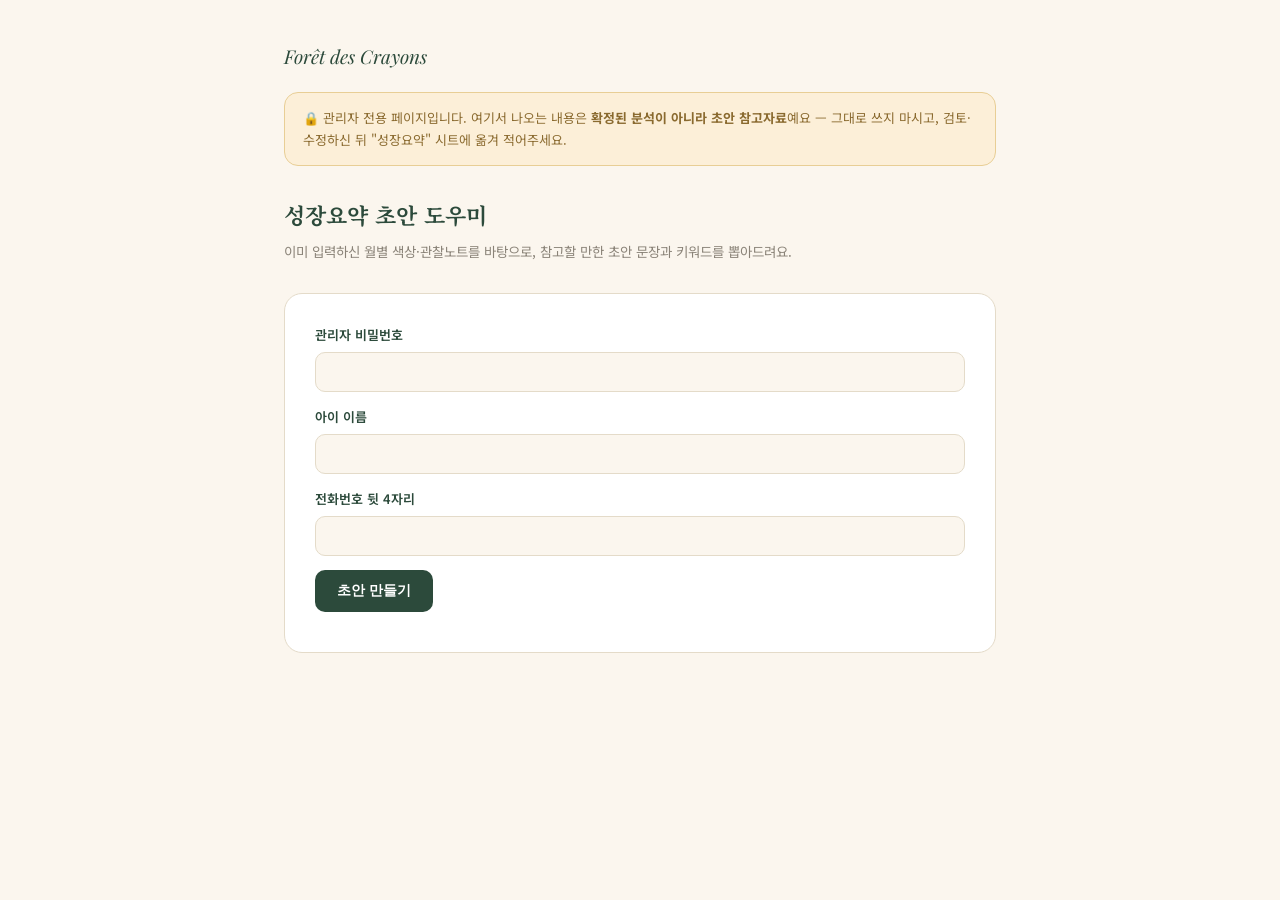
<file: summary-helper.html>
<!DOCTYPE html>
<html lang="ko">
<head>
<meta charset="UTF-8">
<meta name="viewport" content="width=device-width, initial-scale=1.0">
<title>성장요약 초안 도우미 | 크레용숲 (관리자 전용)</title>
<link rel="preconnect" href="https://fonts.googleapis.com">
<link href="https://fonts.googleapis.com/css2?family=Playfair+Display:ital,wght@0,500;1,500;1,600&family=Noto+Serif+KR:wght@500;700&family=Noto+Sans+KR:wght@300;400;500;600;700&display=swap" rel="stylesheet">
<style>
  :root{
    --ivory:#FBF6EE; --ivory-deep:#F3EBDC; --forest:#2C4A3B; --clay:#BE6A42;
    --gold:#D3A24C; --berry:#8B4B5C; --sage:#93AC8C; --ink:#2A2622; --paper:#FFFFFF; --line:#E4DBC9;
    --radius-md:18px;
  }
  *{box-sizing:border-box; margin:0; padding:0;}
  body{font-family:'Noto Sans KR',sans-serif; background:var(--ivory); color:var(--ink); line-height:1.7;}
  a{color:inherit; text-decoration:none;}
  .wrap{max-width:760px; margin:0 auto; padding:40px 24px 80px;}
  .brand{font-family:'Playfair Display',serif; font-style:italic; color:var(--forest); font-size:19px;}
  .warn{background:#FCEFD8; border:1px solid #E8CE95; border-radius:14px; padding:14px 18px; font-size:13px; color:#8a6a2f; margin:20px 0 30px;}
  h1{font-family:'Noto Serif KR',serif; font-size:22px; color:var(--forest); margin:14px 0 6px;}
  .sub{color:#8a8378; font-size:13.5px; margin-bottom:30px;}

  .card{background:var(--paper); border:1px solid var(--line); border-radius:var(--radius-md); padding:30px; margin-bottom:20px;}
  .field{margin-bottom:14px;}
  .field label{display:block; font-size:13px; font-weight:600; color:var(--forest); margin-bottom:6px;}
  .field input{width:100%; border:1.5px solid var(--line); border-radius:10px; padding:11px 14px; font-size:14px; background:var(--ivory);}
  .btn{background:var(--forest); color:#fff; padding:12px 22px; border-radius:10px; font-size:14px; font-weight:700; border:none; cursor:pointer;}
  .err{color:#c0554f; font-size:13px; margin-top:10px;}

  #result{display:none;}
  .draft-box{background:#F3E3E8; border:1px solid #E3C6D0; border-radius:14px; padding:20px 22px; margin-bottom:16px;}
  .draft-box .label{font-size:11.5px; font-weight:700; color:var(--berry); margin-bottom:8px; display:flex; justify-content:space-between; align-items:center;}
  .draft-box p{font-size:13.5px; color:#3f3b34; white-space:pre-line;}
  .copy-btn{font-size:11.5px; background:#fff; border:1px solid var(--line); padding:4px 10px; border-radius:8px; cursor:pointer; color:var(--forest);}
  .cat-mini{display:grid; grid-template-columns:1fr 1fr; gap:10px; margin-top:6px;}
  .cat-mini div{background:#fff; border-radius:10px; padding:10px 12px; font-size:13px;}
  .cat-mini b{color:var(--forest); font-size:12px; display:block; margin-bottom:3px;}
  .kw-pill{display:inline-block; background:#fff; border:1px solid var(--line); border-radius:999px; padding:4px 12px; font-size:12px; margin:3px 4px 0 0;}
</style>
</head>
<body>
<div class="wrap">
  <a href="index.html" class="brand">Forêt des Crayons</a>
  <div class="warn">🔒 관리자 전용 페이지입니다. 여기서 나오는 내용은 <b>확정된 분석이 아니라 초안 참고자료</b>예요 — 그대로 쓰지 마시고, 검토·수정하신 뒤 "성장요약" 시트에 옮겨 적어주세요.</div>

  <h1>성장요약 초안 도우미</h1>
  <div class="sub">이미 입력하신 월별 색상·관찰노트를 바탕으로, 참고할 만한 초안 문장과 키워드를 뽑아드려요.</div>

  <div class="card">
    <div class="field"><label>관리자 비밀번호</label><input type="password" id="pw" onkeydown="if(event.key==='Enter') go()"></div>
    <div class="field"><label>아이 이름</label><input type="text" id="name" onkeydown="if(event.key==='Enter') go()"></div>
    <div class="field"><label>전화번호 뒷 4자리</label><input type="text" id="phone4" maxlength="4" onkeydown="if(event.key==='Enter') go()"></div>
    <button class="btn" onclick="go()">초안 만들기</button>
    <div class="err" id="err"></div>
  </div>

  <div id="result"></div>
</div>

<script>
const GAS_URL = "https://script.google.com/macros/s/AKfycbyahvBkqM7NVzHde2vdtpWTGdOhaUs8i-ewGe9WBpuyyetVIv1VEPJrhhCNy3fgrmad/exec";
const ADMIN_PASSWORD = "crayon2026"; // index.html과 동일하게 맞춰서 바꿔주세요

const WARM = ["빨강","다홍","주황","노랑","분홍"];
const COOL = ["파랑","남색","보라","보랏빛 파랑","청록","자주"];
const NEUTRAL = ["초록","회색","검정","흰색","갈색"];

const KEYWORDS = [
  "자신감","스스로","집중","몰입","협업","친구","조절","안정","자존감","성취",
  "표현","도전","반복","꼼꼼","차분","신나","완성","자기","관찰","상징"
];

function colorFamily(name){
  if(!name) return null;
  if(WARM.some(c=>name.includes(c))) return 'warm';
  if(COOL.some(c=>name.includes(c))) return 'cool';
  return 'neutral';
}

function go(){
  const err = document.getElementById('err');
  err.textContent = '';
  if(document.getElementById('pw').value !== ADMIN_PASSWORD){
    err.textContent = '비밀번호가 올바르지 않아요.';
    return;
  }
  const name = document.getElementById('name').value.trim();
  const phone4 = document.getElementById('phone4').value.trim();
  if(!name || phone4.length !== 4){
    err.textContent = '이름과 전화번호 뒷자리를 정확히 입력해주세요.';
    return;
  }
  const params = new URLSearchParams({ action:'journal', name, phone4 });
  fetch(GAS_URL + '?' + params.toString())
    .then(r=>r.json())
    .then(data=>{
      if(!data.found){ err.textContent = data.message || '기록을 찾을 수 없어요.'; return; }
      buildDraft(data);
    })
    .catch(()=> err.textContent = '불러오기에 실패했어요.');
}

function copyText(id){
  const text = document.getElementById(id).innerText;
  navigator.clipboard.writeText(text);
  event.target.textContent = '복사됨!';
  setTimeout(()=> event.target.textContent = '복사', 1200);
}

function buildDraft(data){
  const entries = (data.entries || []).filter(e => e.mainColor);
  const half = Math.ceil(entries.length / 2);
  const firstHalf = entries.slice(0, half);
  const secondHalf = entries.slice(half);

  function ratio(list){
    const warm = list.filter(e=>colorFamily(e.mainColor)==='warm').length;
    const cool = list.filter(e=>colorFamily(e.mainColor)==='cool').length;
    return { warm, cool, total: list.length };
  }
  const r1 = ratio(firstHalf), r2 = ratio(secondHalf);

  let colorTrend = '뚜렷한 경향이 보이지 않아요. 조금 더 회차가 쌓이면 흐름이 명확해질 거예요.';
  let expressionDraft = { before:'-', after:'-' };
  let psychologyDraft = { before:'-', after:'-' };

  if(entries.length >= 3){
    const warmDelta = (r2.warm/Math.max(r2.total,1)) - (r1.warm/Math.max(r1.total,1));
    const coolDelta = (r2.cool/Math.max(r2.total,1)) - (r1.cool/Math.max(r1.total,1));
    if(coolDelta > 0.15){
      colorTrend = '초반엔 외향색(빨강·주황·노랑·분홍)이, 후반으로 갈수록 구심색(파랑·보라·청록)이 더 많이 나타나요. 감정을 밖으로 분출하던 흐름에서, 내면을 들여다보고 정리하는 흐름으로 옮겨가는 패턴으로 보여요.';
      expressionDraft = { before:'힘 중심', after:'의미 중심' };
      psychologyDraft = { before:'분출', after:'정체성 표현' };
    } else if(warmDelta > 0.15){
      colorTrend = '초반보다 후반에 외향색(빨강·주황·노랑·분홍) 사용이 늘었어요. 감정 표현이 더 적극적이고 능동적으로 확장되는 흐름으로 보여요.';
      expressionDraft = { before:'조심스러운 표현', after:'적극적인 표현' };
      psychologyDraft = { before:'관망', after:'적극적 표출' };
    } else {
      colorTrend = '외향색과 구심색을 고르게 오가며 사용하고 있어요. 감정의 폭이 안정적으로 유지되는 흐름으로 보여요.';
    }
  }

  // 키워드 빈도
  const noteText = entries.map(e => e.note || '').join(' ');
  const kwCounts = KEYWORDS.map(k => ({ k, count: (noteText.match(new RegExp(k,'g'))||[]).length }))
    .filter(x => x.count > 0).sort((a,b)=>b.count-a.count).slice(0,8);

  const colorList = entries.map(e=>`${e.month}: ${e.mainColor}`).join(' → ');

  document.getElementById('result').style.display = 'block';
  document.getElementById('result').innerHTML = `
    <div class="card">
      <h2 style="font-family:'Noto Serif KR',serif; font-size:16px; color:var(--forest); margin-bottom:14px;">${data.name} 어린이 · 초안 참고자료</h2>

      <div class="draft-box">
        <div class="label"><span>색채 흐름 (참고용)</span><button class="copy-btn" onclick="copyText('t1')">복사</button></div>
        <p id="t1">${colorList}\n\n${colorTrend}</p>
      </div>

      <div class="draft-box">
        <div class="label"><span>카테고리 초안 제안 (검토 후 성장요약 시트에 옮겨 적어주세요)</span></div>
        <div class="cat-mini">
          <div><b>표현</b>${expressionDraft.before} → ${expressionDraft.after}</div>
          <div><b>심리</b>${psychologyDraft.before} → ${psychologyDraft.after}</div>
          <div><b>색채</b>(직접 판단 필요)</div>
          <div><b>사고</b>(직접 판단 필요)</div>
        </div>
      </div>

      ${kwCounts.length ? `
      <div class="draft-box">
        <div class="label"><span>관찰노트에 자주 등장한 표현</span></div>
        <p>${kwCounts.map(x=>`<span class="kw-pill">${x.k} · ${x.count}회</span>`).join('')}</p>
      </div>` : ''}

      <p style="font-size:12px; color:#9a9285; margin-top:10px;">※ 색상 계열 통계와 키워드 빈도만 기계적으로 집계한 것입니다. 아이의 심리 상태에 대한 최종 해석은 반드시 원장님의 관찰과 전문적 판단으로 작성해주세요.</p>
    </div>
  `;
}
</script>
</body>
</html>
</file>
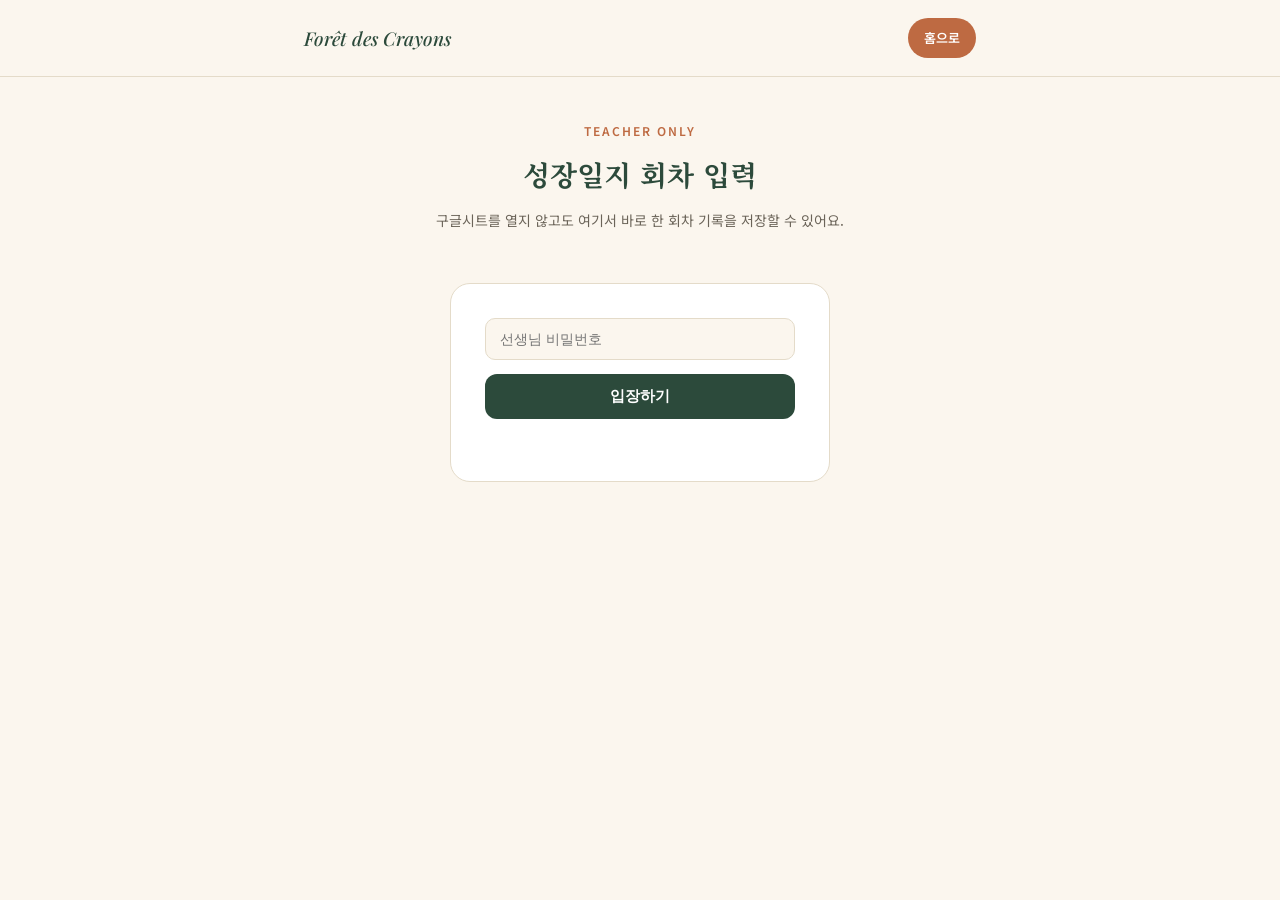
<file: teacher-entry.html>
<!DOCTYPE html>
<html lang="ko">
<head>
<meta charset="UTF-8">
<meta name="viewport" content="width=device-width, initial-scale=1.0">
<title>성장일지 입력 | 크레용숲 (선생님용)</title>
<link rel="preconnect" href="https://fonts.googleapis.com">
<link href="https://fonts.googleapis.com/css2?family=Playfair+Display:ital,wght@0,500;1,500;1,600&family=Noto+Serif+KR:wght@500;700&family=Noto+Sans+KR:wght@300;400;500;600;700&display=swap" rel="stylesheet">
<style>
  :root{
    --ivory:#FBF6EE; --ivory-deep:#F3EBDC; --forest:#2C4A3B; --clay:#BE6A42;
    --gold:#D3A24C; --berry:#8B4B5C; --sage:#93AC8C; --ink:#2A2622; --paper:#FFFFFF; --line:#E4DBC9;
    --radius-lg:32px; --radius-md:20px;
  }
  *{box-sizing:border-box; margin:0; padding:0;}
  body{font-family:'Noto Sans KR',sans-serif; background:var(--ivory); color:var(--ink); line-height:1.7;}
  .logotype{font-family:'Playfair Display',serif; font-style:italic; font-weight:500;}
  a{color:inherit; text-decoration:none;}
  .wrap{max-width:720px; margin:0 auto; padding:0 24px 80px;}
  header{padding:18px 0; border-bottom:1px solid var(--line);}
  .header-inner{max-width:720px; margin:0 auto; padding:0 24px; display:flex; justify-content:space-between; align-items:center;}
  .brand{font-size:19px; color:var(--forest);}
  .cta-btn{background:var(--clay); color:#fff; padding:9px 16px; border-radius:999px; font-size:13px; font-weight:600; border:none; cursor:pointer;}

  .hero{padding:44px 0 20px; text-align:center;}
  .eyebrow{font-size:12px; letter-spacing:.16em; text-transform:uppercase; font-weight:600; color:var(--clay);}
  .hero h1{font-family:'Noto Serif KR',serif; font-size:clamp(22px,3vw,28px); color:var(--forest); margin-top:10px;}
  .hero p{color:#6b6459; font-size:14px; margin-top:10px;}

  .login-card{
    background:var(--paper); border:1px solid var(--line); border-radius:var(--radius-md);
    max-width:380px; margin:30px auto; padding:34px; text-align:center;
  }
  .login-card input{width:100%; border:1.5px solid var(--line); border-radius:10px; padding:12px 14px; font-size:14px; background:var(--ivory); margin-bottom:14px;}
  .login-btn{width:100%; background:var(--forest); color:#fff; padding:13px; border-radius:12px; font-size:14.5px; font-weight:700; border:none; cursor:pointer;}
  .login-err{color:#c0554f; font-size:13px; margin-top:10px; min-height:18px;}

  #formView{display:none;}
  .form-card{background:var(--paper); border:1px solid var(--line); border-radius:var(--radius-md); padding:30px; margin-bottom:20px;}
  .form-section-title{font-family:'Noto Serif KR',serif; font-size:15px; color:var(--forest); margin-bottom:16px; padding-bottom:10px; border-bottom:1px solid var(--line);}
  .form-row{display:grid; grid-template-columns:1fr 1fr; gap:14px; margin-bottom:14px;}
  .form-row.single{grid-template-columns:1fr;}
  .form-row.triple{grid-template-columns:1fr 1fr 1fr;}
  @media(max-width:600px){ .form-row, .form-row.triple{grid-template-columns:1fr;} }
  .f-field label{display:block; font-size:12.5px; font-weight:700; color:var(--forest); margin-bottom:6px;}
  .f-field .hint{font-size:11px; color:#9a9285; font-weight:400; margin-left:4px;}
  .f-field input, .f-field select, .f-field textarea{
    width:100%; border:1.5px solid var(--line); border-radius:10px; padding:10px 12px; font-size:13.5px;
    background:var(--ivory); font-family:inherit;
  }
  .f-field textarea{resize:vertical; min-height:64px;}
  .submit-btn{width:100%; background:var(--clay); color:#fff; padding:15px; border-radius:14px; font-size:15px; font-weight:700; border:none; cursor:pointer; margin-top:6px;}
  .submit-btn:disabled{opacity:.6; cursor:default;}
  .submit-msg{text-align:center; font-size:13.5px; margin-top:14px; min-height:18px;}
  .submit-msg.ok{color:var(--sage); font-weight:700;}
  .submit-msg.err{color:#c0554f;}
  .reset-link{display:block; text-align:center; margin-top:8px; font-size:12.5px; color:#9a9285; text-decoration:underline; cursor:pointer;}
  .tab-row{display:flex; gap:8px; margin-bottom:20px;}
  .tab-btn{flex:1; padding:12px; border-radius:12px; border:1.5px solid var(--line); background:var(--paper); color:#9a9285; font-size:13.5px; font-weight:700; cursor:pointer;}
  .tab-btn.active{background:var(--forest); border-color:var(--forest); color:#fff;}
  .confirm-box{background:#EFF4EC; border:1px solid #D7E3CF; border-radius:14px; padding:18px 20px; margin-top:14px; font-size:13px; color:#3f4f3a;}
  .confirm-title{font-weight:700; color:var(--forest); margin-bottom:8px; font-size:13px;}
  .confirm-row{margin-bottom:4px; line-height:1.6;}
  .confirm-row:last-child{margin-bottom:0;}
  .edit-notice{
    background:#FCEFD8; border:1px solid #E8CE95; border-radius:14px; padding:14px 18px;
    font-size:13px; color:#8a6a2f; margin-bottom:20px; line-height:1.7;
  }
  .edit-notice a{color:var(--forest); text-decoration:underline; margin-left:8px; white-space:nowrap;}
  .picker-preview{font-size:12px; color:#9a9285; margin:-6px 0 14px; padding-left:2px;}
  .picker-preview b{color:var(--forest);}
</style>
</head>
<body>

<header>
  <div class="header-inner">
    <a href="index.html" class="brand logotype">Forêt des Crayons</a>
    <a href="index.html" class="cta-btn">홈으로</a>
  </div>
</header>

<div class="wrap">
  <div class="hero">
    <div class="eyebrow">Teacher Only</div>
    <h1>성장일지 회차 입력</h1>
    <p>구글시트를 열지 않고도 여기서 바로 한 회차 기록을 저장할 수 있어요.</p>
  </div>

  <div id="loginView">
    <div class="login-card">
      <input type="password" id="pwInput" placeholder="선생님 비밀번호" onkeydown="if(event.key==='Enter') checkPw()">
      <button class="login-btn" onclick="checkPw()">입장하기</button>
      <div class="login-err" id="pwErr"></div>
    </div>
  </div>

  <div id="formView">
    <div class="tab-row">
      <button class="tab-btn active" id="tabEntryBtn" onclick="switchTab('entry')">회차 기록 입력</button>
      <button class="tab-btn" id="tabSummaryBtn" onclick="switchTab('summary')">6개월 종합요약 입력</button>
      <button class="tab-btn" id="tabStageBtn" onclick="switchTab('stage')">능력 성장단계</button>
    </div>

    <div id="entryTab">
    <div class="form-card">
      <div class="form-section-title">기존 회차 수정하기 <span class="hint">(새 회차를 입력하실 거면 이 부분은 그냥 두세요)</span></div>
      <div class="form-row">
        <div class="f-field"><label>이름</label><input type="text" id="e_name" placeholder="예: 국다온"></div>
        <div class="f-field"><label>전화번호 뒷 4자리</label><input type="text" id="e_phone4" maxlength="4" placeholder="예: 9713"></div>
      </div>
      <button class="submit-btn" style="background:var(--forest);" onclick="loadChildSessions()">이 아이 회차 목록 불러오기</button>
      <div class="submit-msg" id="loadEditMsg"></div>
      <div id="sessionPicker" style="display:none; margin-top:14px;">
        <div class="f-field"><label>수정할 회차 선택</label><select id="e_monthSelect" onchange="loadSessionIntoForm()"></select></div>
      </div>
    </div>
    <div id="editModeNotice" class="edit-notice" style="display:none;">
      ✏️ 지금 <b id="editModeMonth"></b> 회차를 불러와서 수정하는 중이에요. 아래 내용을 고치고 "수정 내용 저장하기"를 누르면 이 회차가 그대로 덮어써져요.
      <a href="#" onclick="cancelEditMode(event)">새 회차 입력으로 전환</a>
    </div>
    <div class="form-card">
      <div class="form-section-title">기본 정보</div>
      <div class="form-row">
        <div class="f-field"><label>이름 *</label><input type="text" id="f_name" placeholder="예: 국다온"></div>
        <div class="f-field"><label>전화번호 뒷 4자리 *</label><input type="text" id="f_phone4" maxlength="4" placeholder="예: 9713"></div>
      </div>
      <div class="form-row">
        <div class="f-field"><label>연도</label><select id="p_year" onchange="updateTermFromPickers()"></select></div>
        <div class="f-field"><label>개강월</label><select id="p_month" onchange="updateTermFromPickers()"></select></div>
      </div>
      <div class="form-row">
        <div class="f-field"><label>반 이름</label><select id="p_type" onchange="updateTermFromPickers()">
          <option value="감각의 숲 색채마법사">감각의 숲 색채마법사</option>
          <option value="상징의 숲 마음여행가">상징의 숲 마음여행가</option>
          <option value="사유의 숲">사유의 숲</option>
          <option value="창조의 숲">창조의 숲</option>
          <option value="여름 방학 특강">여름 방학 특강</option>
          <option value="겨울방학 특강">겨울방학 특강</option>
        </select></div>
        <div class="f-field"></div>
      </div>
      <div class="form-row">
        <div class="f-field"><label>회차 번호</label><input type="number" id="p_round" min="1" placeholder="예: 21" oninput="updateMonthFromPickers()"></div>
        <div class="f-field"><label>수업 날짜</label><input type="date" id="p_date" onchange="updateMonthFromPickers()"></div>
      </div>
      <input type="hidden" id="f_term">
      <input type="hidden" id="f_month">
      <div class="picker-preview">시트에 저장될 값 → 학기: <b id="previewTerm">-</b> · 회차: <b id="previewMonth">-</b></div>
      <div class="form-row single">
        <div class="f-field"><label>작품 제목</label><input type="text" id="f_title" placeholder="예: 나만의 바다"></div>
      </div>
    </div>

    <div class="form-card">
      <div class="form-section-title">사진 <span class="hint">(URL, 최대 4장, 다 비워도 됨)</span></div>
      <div class="form-row">
        <div class="f-field"><label>사진1</label><input type="text" id="f_photo1" placeholder="https://..."></div>
        <div class="f-field"><label>사진2</label><input type="text" id="f_photo2" placeholder="https://..."></div>
      </div>
      <div class="form-row">
        <div class="f-field"><label>사진3</label><input type="text" id="f_photo3" placeholder="https://..."></div>
        <div class="f-field"><label>사진4</label><input type="text" id="f_photo4" placeholder="https://..."></div>
      </div>
    </div>

    <div class="form-card">
      <div class="form-section-title">색과 마음</div>
      <div class="form-row">
        <div class="f-field"><label>수업 전 마음색</label><select id="f_beforeColor"></select></div>
        <div class="f-field"><label>수업 전 마음 한 줄</label><input type="text" id="f_beforeMoodNote" placeholder="예: 기대돼요"></div>
      </div>
      <div class="form-row">
        <div class="f-field"><label>수업 후 마음색</label><select id="f_afterColor"></select></div>
        <div class="f-field"><label>수업 후 마음 한 줄</label><input type="text" id="f_afterMoodNote" placeholder="예: 뿌듯해요"></div>
      </div>
      <div class="form-row">
        <div class="f-field"><label>자신을 나타내는 색</label><select id="f_selfColor"></select></div>
        <div class="f-field"></div>
      </div>
      <div class="form-row triple">
        <div class="f-field"><label>선택색상 1순위</label><select id="f_color1"></select></div>
        <div class="f-field"><label>선택색상 2순위</label><select id="f_color2"></select></div>
        <div class="f-field"><label>선택색상 3순위</label><select id="f_color3"></select></div>
      </div>
      <div class="form-row">
        <div class="f-field"><label>수업 전 색상 톤</label><select id="f_beforeTone"></select></div>
        <div class="f-field"><label>수업 후 색상 톤 <span class="hint">(작품색 톤도 이 값을 사용해요)</span></label><select id="f_afterTone"></select></div>
      </div>
    </div>

    <div class="form-card">
      <div class="form-section-title">재료와 활동</div>
      <div class="form-row">
        <div class="f-field"><label>사용 재료 <span class="hint">(쉼표로 여러 개)</span></label><input type="text" id="f_materials" placeholder="예: 물감, 색연필"></div>
        <div class="f-field"><label>재료의 효과</label><select id="f_materialEffect"></select></div>
      </div>
      <div class="form-row">
        <div class="f-field"><label>몰입도</label><select id="f_engagement"><option value="">선택 안 함</option><option>낮음</option><option>보통</option><option>높음</option></select></div>
        <div class="f-field"><label>재료 선택의 경향</label><input type="text" id="f_materialTendency" placeholder="예: 채우기, 꼼꼼히"></div>
      </div>
      <div class="form-row single">
        <div class="f-field"><label>감정, 성장 키워드 <span class="hint">(쉼표로 여러 개)</span></label><input type="text" id="f_keywords" placeholder="예: 자기표현, 자신감"></div>
      </div>
      <div class="form-row">
        <div class="f-field"><label>미술능력 <span class="hint">(이번 회차에 가장 두드러진 것 하나)</span></label><select id="f_artAbility"></select></div>
        <div class="f-field"><label>마음의 능력 <span class="hint">(이번 회차에 가장 두드러진 것 하나)</span></label><select id="f_mindAbility"></select></div>
      </div>
      <div class="form-row">
        <div class="f-field"><label>미술능력근거 <span class="hint">(왜 그렇게 봤는지 짧게)</span></label><input type="text" id="f_artAbilityNote" placeholder="예: 색을 여러 개 섞어 새 색을 만들어봄"></div>
        <div class="f-field"><label>마음의 능력근거 <span class="hint">(왜 그렇게 봤는지 짧게)</span></label><input type="text" id="f_mindAbilityNote" placeholder="예: 친구의 색 선택을 그대로 받아들임"></div>
      </div>
    </div>

    <div class="form-card">
      <div class="form-section-title">기록</div>
      <div class="form-row single">
        <div class="f-field"><label>관찰노트</label><textarea id="f_note" placeholder="이 회차에 대한 관찰을 자유롭게 적어주세요."></textarea></div>
      </div>
      <div class="form-row">
        <div class="f-field"><label>이번 회차 목표/주제</label><input type="text" id="f_sessionTheme"></div>
        <div class="f-field"><label>그림 스타일 특징</label><input type="text" id="f_styleNotes"></div>
      </div>
      <div class="form-row single">
        <div class="f-field"><label>목표행동 태그 <span class="hint">(쉼표로 여러 개)</span></label><input type="text" id="f_goalTags" placeholder="예: 집중력, 협동"></div>
      </div>
    </div>

    <button class="submit-btn" id="submitBtn" onclick="submitEntry()">이 회차 저장하기</button>
    <div class="submit-msg" id="submitMsg"></div>
    <div id="confirmCard" style="display:none;"></div>
    <a class="reset-link" id="editAgainLink" style="display:none;" onclick="unlockForEdit(event)">방금 내용 수정하고 다시 저장하기</a>
    <a class="reset-link" onclick="resetFormKeepChild()">다음 회차 이어서 입력하기 (이름·전화번호만 유지)</a>
    </div>

    <div id="summaryTab" style="display:none;">
      <div class="form-card">
        <div class="form-section-title">아이 찾기</div>
        <div class="form-row">
          <div class="f-field"><label>이름 *</label><input type="text" id="s_name" placeholder="예: 국다온"></div>
          <div class="f-field"><label>전화번호 뒷 4자리 *</label><input type="text" id="s_phone4" maxlength="4" placeholder="예: 9713"></div>
        </div>
        <button class="submit-btn" style="background:var(--forest);" onclick="loadSummary()">기존 내용 불러오기</button>
        <div class="submit-msg" id="loadMsg"></div>
      </div>

      <div class="form-card">
        <div class="form-section-title">꽃밭샘의 편지 · 방향</div>
        <div class="form-row single">
          <div class="f-field"><label>꽃밭샘의 편지</label><textarea id="s_strength" placeholder="아이에게 전하고 싶은 이야기를 자유롭게 적어주세요."></textarea></div>
        </div>
        <div class="form-row single">
          <div class="f-field"><label>앞으로의 방향</label><textarea id="s_direction" placeholder="앞으로 어떤 방향으로 성장시켜주면 좋을지 적어주세요."></textarea></div>
        </div>
      </div>

      <div class="form-card">
        <div class="form-section-title">카테고리별 전 · 후 비교 <span class="hint">(비워두면 그 항목은 안 나와요)</span></div>
        <div class="form-row">
          <div class="f-field"><label>🔵 표현 · 전</label><input type="text" id="s_expressionBefore"></div>
          <div class="f-field"><label>🔵 표현 · 후</label><input type="text" id="s_expressionAfter"></div>
        </div>
        <div class="form-row">
          <div class="f-field"><label>🟢 색채 · 전</label><input type="text" id="s_colorBefore"></div>
          <div class="f-field"><label>🟢 색채 · 후</label><input type="text" id="s_colorAfter"></div>
        </div>
        <div class="form-row">
          <div class="f-field"><label>🟡 정서 · 전</label><input type="text" id="s_psychologyBefore"></div>
          <div class="f-field"><label>🟡 정서 · 후</label><input type="text" id="s_psychologyAfter"></div>
        </div>
        <div class="form-row">
          <div class="f-field"><label>🔴 사고 · 전</label><input type="text" id="s_thinkingBefore"></div>
          <div class="f-field"><label>🔴 사고 · 후</label><input type="text" id="s_thinkingAfter"></div>
        </div>
      </div>

      <div class="form-card">
        <div class="form-section-title">눈에 띄는 성장</div>
        <div class="form-row single">
          <div class="f-field"><label>눈에 띄는 성장 포인트 <span class="hint">(한 줄에 하나씩 적어주세요)</span></label><textarea id="s_highlights" placeholder="예&#10;조형력이 부쩍 늘었어요&#10;친구들과의 관계를 스스로 조율해요"></textarea></div>
        </div>
      </div>

      <div class="form-card">
        <div class="form-section-title">자동 생성 문구 덮어쓰기 <span class="hint">(선택, 비워두면 자동 생성된 문장이 계속 나와요)</span></div>
        <div class="form-row single">
          <div class="f-field"><label>성장 한 줄 요약 직접 쓰기</label><input type="text" id="s_narrativeOverride"></div>
        </div>
        <div class="form-row single">
          <div class="f-field"><label>가정에서 함께 지켜보면 좋은 점 (옛 방식 — 한 줄에 하나씩) <span class="hint">아래 "집에서는 이렇게 도와주세요" 카드를 채우면 이건 안 쓰여요</span></label><textarea id="s_hintsOverride"></textarea></div>
        </div>
      </div>

      <div class="form-card">
        <div class="form-section-title">🌱 집에서는 이렇게 도와주세요, 크레용숲에서는 그 힘을 미술로 표현합니다 <span class="hint">(이 4칸을 채우면 위의 "옛 방식" 대신 이 형식으로 나와요)</span></div>
        <div class="form-row single">
          <div class="f-field">
            <label>🌱 살려줄 힘 <span class="hint">(첫 줄 = 소제목, 다음 줄부터 본문)</span></label>
            <textarea id="s_growthHintPower" placeholder="자기표현과 자기선택&#10;다온이는 좋아하는 것에서 생각을 시작할 때 표현이 풍부해지고, 자기만의 이야기로 확장하는 힘이 잘 살아납니다. 좋아하는 대상이나 관심사를 충분히 이야기하고 표현할 수 있도록 지지해주세요."></textarea>
          </div>
        </div>
        <div class="form-row single">
          <div class="f-field">
            <label>💬 집에서 해볼 말 <span class="hint">(첫 줄 = 소제목, 다음 줄부터 본문)</span></label>
            <textarea id="s_growthHintTalk" placeholder="결과보다 생각을 물어보기&#10;&quot;잘했네&quot;보다 &quot;이번에는 어떤 생각으로 이렇게 했어?&quot;라고 물어봐주세요. 자기 생각을 설명하는 경험이 자기 신뢰로 이어질 수 있습니다."></textarea>
          </div>
        </div>
        <div class="form-row single">
          <div class="f-field">
            <label>⏳ 기다려줄 부분 <span class="hint">(첫 줄 = 소제목, 다음 줄부터 본문)</span></label>
            <textarea id="s_growthHintWait" placeholder="스스로 방법을 찾는 시간&#10;잘되지 않는 순간 바로 해결해주기보다, 잠시 고민하고 자기 방법을 찾아볼 시간을 남겨주세요."></textarea>
          </div>
        </div>
        <div class="form-row single">
          <div class="f-field">
            <label>🎨 CRAYON FOREST | 미술에서는 이렇게 경험합니다 <span class="hint">(소제목 없이 2~3문장)</span></label>
            <textarea id="s_growthHintArt" placeholder="크레용숲에서는 다온이가 좋아하는 것과 자기 이야기를 작품 안으로 가져오고, 스스로 색·재료·방법을 선택해 표현하도록 돕습니다."></textarea>
          </div>
        </div>
      </div>

      <div class="form-card">
        <div class="form-section-title">🌸 꽃밭샘이 발견한 씨앗</div>
        <div class="form-row single">
          <div class="f-field"><label>B. 미술에서 자라고 있는 힘 아래에 표시</label><textarea id="s_feedbackB" placeholder="미술능력 성장에 대해 느낀 점을 자유롭게 적어주세요."></textarea></div>
        </div>
        <div class="form-row single">
          <div class="f-field"><label>C. 마음의 능력 아래에 표시</label><textarea id="s_feedbackC" placeholder="마음의 능력 성장에 대해 느낀 점을 자유롭게 적어주세요."></textarea></div>
        </div>
        <div class="form-row single">
          <div class="f-field"><label>D. 수업전후 마음색 키워드 아래에 표시</label><textarea id="s_feedbackD" placeholder="마음색 변화를 보고 느낀 점을 자유롭게 적어주세요."></textarea></div>
        </div>
        <div class="form-row single">
          <div class="f-field"><label>E. 작품 속 색채흐름 아래에 표시</label><textarea id="s_feedbackA" placeholder="이 기간 동안의 색채 흐름을 보고 느낀 점을 자유롭게 적어주세요."></textarea></div>
        </div>
      </div>

      <div class="form-card">
        <div class="form-section-title">종합요약 섹션별 공개 설정 <span class="hint">(체크 해제하면 그 섹션만 학부모 화면에서 숨겨져요)</span></div>
        <label style="display:flex; align-items:center; gap:8px; font-size:13.5px; color:#4b463f; cursor:pointer; margin-bottom:10px;">
          <input type="checkbox" id="sec_colorJourney" checked style="width:auto;"> 6개월 색채 여정 (색상 · 톤)
        </label>
        <label style="display:flex; align-items:center; gap:8px; font-size:13.5px; color:#4b463f; cursor:pointer; margin-bottom:10px;">
          <input type="checkbox" id="sec_artAbilityWheel" checked style="width:auto;"> 미술능력 (9각형 성장바퀴)
        </label>
        <label style="display:flex; align-items:center; gap:8px; font-size:13.5px; color:#4b463f; cursor:pointer; margin-bottom:10px;">
          <input type="checkbox" id="sec_mindAbilityWheel" checked style="width:auto;"> 마음의 능력 (5각형 성장바퀴)
        </label>
        <label style="display:flex; align-items:center; gap:8px; font-size:13.5px; color:#4b463f; cursor:pointer; margin-bottom:10px;">
          <input type="checkbox" id="sec_materialWheel" checked style="width:auto;"> 재료 효과 바퀴 (사고·감정·뉴트럴)
        </label>
        <label style="display:flex; align-items:center; gap:8px; font-size:13.5px; color:#4b463f; cursor:pointer; margin-bottom:10px;">
          <input type="checkbox" id="sec_effectBalance" checked style="width:auto;"> 재료 효과 비율
        </label>
        <label style="display:flex; align-items:center; gap:8px; font-size:13.5px; color:#4b463f; cursor:pointer; margin-bottom:10px;">
          <input type="checkbox" id="sec_keywordCloud" checked style="width:auto;"> 자주 나온 감정 · 성장 키워드 (카테고리 카드)
        </label>
        <label style="display:flex; align-items:center; gap:8px; font-size:13.5px; color:#4b463f; cursor:pointer; margin-bottom:10px;">
          <input type="checkbox" id="sec_keywordWordcloud" checked style="width:auto;"> 키워드 워드클라우드 (많이 나온 키워드일수록 크게 보이는 그림)
        </label>
        <label style="display:flex; align-items:center; gap:8px; font-size:13.5px; color:#4b463f; cursor:pointer;">
          <input type="checkbox" id="sec_parentingHints" checked style="width:auto;"> 가정에서 함께 지켜보면 좋은 점
        </label>
        <div class="hint" style="margin-top:10px; display:block;">이 섹션들은 journal.html에서 선생님 모드로 들어가서 바로 켜고 끌 수도 있어요 — 여기서는 한 번에 미리 정해두고 싶을 때 쓰시면 돼요. 위의 "카테고리 카드"와 "워드클라우드"는 서로 독립적이라, 둘 다 켜두면 두 가지 모두 보여줘요.</div>
      </div>

      <div class="form-card">
        <div class="form-section-title">공개 설정</div>
        <label style="display:flex; align-items:center; gap:8px; font-size:13.5px; color:#4b463f; cursor:pointer;">
          <input type="checkbox" id="s_published" style="width:auto;"> 학부모 화면에 이 종합 요약(강점/방향/전후비교/하이라이트) 공개하기
        </label>
        <div class="hint" style="margin-top:8px; display:block;">체크 안 하면 이 카드의 내용은 학부모에게 안 보이고, 성장일지 기반 자동 생성 부분만 보여요.</div>
      </div>

      <button class="submit-btn" id="summarySubmitBtn" onclick="saveSummaryForm()">성장요약 저장하기</button>
      <div class="submit-msg" id="summaryMsg"></div>
    </div>

    <div id="stageTab" style="display:none;">
      <div class="form-card">
        <div class="form-section-title">아이 찾기</div>
        <div class="form-row">
          <div class="f-field"><label>이름 *</label><input type="text" id="st_name" placeholder="예: 국다온"></div>
          <div class="f-field"><label>전화번호 뒷 4자리 *</label><input type="text" id="st_phone4" maxlength="4" placeholder="예: 9713"></div>
        </div>
        <button class="submit-btn" style="background:var(--forest);" onclick="loadAbilityStages()">불러오기</button>
        <div class="submit-msg" id="stageLoadMsg"></div>
        <div class="hint" style="margin-top:10px; display:block;">
          횟수(관찰 빈도)와 성장단계는 서로 다른 질문이에요. 횟수는 "얼마나 자주 관찰됐는가"이고,
          성장단계는 "그 힘을 사용하는 방식이 얼마나 깊어졌는가"예요. 횟수가 많다고 그 능력이
          가장 많이 자란 건 아니라서, 회차 기록에 적어주신 근거 문장(미술능력근거/마음의 능력근거)을
          직접 읽고 판정하거나, 아래 "AI 해석 요청" 버튼으로 도움을 받아보세요. AI 제안은 참고용이며
          최종 판정은 선생님이 검토해서 저장해주셔야 반영돼요.
        </div>
      </div>

      <div class="form-card" id="stageWorkArea" style="display:none;">
        <div class="form-section-title">AI 해석 <span class="hint">(근거 문장을 보고 성장단계를 제안받아요 — 참고용, 구글 Gemini 무료 API 사용)</span></div>
        <button class="submit-btn" style="background:#6B8F5C;" onclick="requestAIStageAnalysis()" id="aiBtn">🤖 AI 해석 요청</button>
        <div class="submit-msg" id="aiMsg"></div>
      </div>

      <div class="form-card" id="stageArtCard" style="display:none;">
        <div class="form-section-title">미술에서 자라고 있는 힘</div>
        <div id="stageRowsArt"></div>
      </div>

      <div class="form-card" id="stageMindCard" style="display:none;">
        <div class="form-section-title">마음의 능력</div>
        <div class="hint" style="margin-bottom:12px; display:block;">발달검사나 성격평가가 아니라, 미술 수업에서 반복적으로 관찰된 마음의 사용방식입니다.</div>
        <div id="stageRowsMind"></div>
      </div>

      <button class="submit-btn" id="stageSubmitBtn" style="display:none;" onclick="saveAllStages()">전체 성장단계 저장하기</button>
      <div class="submit-msg" id="stageSaveMsg"></div>
    </div>
  </div>
</div>

<script>
const GAS_URL = "https://script.google.com/macros/s/AKfycbyahvBkqM7NVzHde2vdtpWTGdOhaUs8i-ewGe9WBpuyyetVIv1VEPJrhhCNy3fgrmad/exec";
const ADMIN_PASSWORD = "crayon2026"; // journal.html / index.html 관리자 로그인과 같은 비밀번호예요

const COLORS = ['검정','빨강','주황','노랑','연두','초록','파랑','보라','핑크','회색','청록','무지개','골드','갈색','은색','하늘색','흰색','청보라','자주색'];
const TONES = ['deep','vivid','pastel'];
const EFFECTS = ['감정활동(발산효과)','뉴트럴(중립)','사고활동(집중효과)'];
const ART_ABILITIES = ['집중,지속력','언어표현','관계,소통력','표현기술,조형력','탐구,관찰력','발상,창의력','조화감각,색채력','문제해결,도전력','응용,표현전개력'];
const MIND_ABILITIES = ['마음 알아차림','마음표현','마음조절','마음믿기','마음나누기'];

function switchTab(tab){
  document.getElementById('entryTab').style.display = (tab==='entry') ? 'block' : 'none';
  document.getElementById('summaryTab').style.display = (tab==='summary') ? 'block' : 'none';
  document.getElementById('stageTab').style.display = (tab==='stage') ? 'block' : 'none';
  document.getElementById('tabEntryBtn').classList.toggle('active', tab==='entry');
  document.getElementById('tabSummaryBtn').classList.toggle('active', tab==='summary');
  document.getElementById('tabStageBtn').classList.toggle('active', tab==='stage');
}

function loadSummary(){
  const name = document.getElementById('s_name').value.trim();
  const phone4 = document.getElementById('s_phone4').value.trim();
  const msg = document.getElementById('loadMsg');
  msg.className = 'submit-msg';
  if(!name || phone4.length !== 4){
    msg.className = 'submit-msg err';
    msg.textContent = '이름과 전화번호 뒷자리 4자리를 입력해주세요.';
    return;
  }
  msg.textContent = '불러오는 중...';
  const params = new URLSearchParams({ action:'summaryForEdit', name, phone4 });
  fetch(GAS_URL + '?' + params.toString())
    .then(r => r.json())
    .then(data => {
      if(!data || Object.keys(data).length === 0){
        msg.className = 'submit-msg';
        msg.textContent = '기존 기록이 없어요 — 새로 작성하시면 저장돼요.';
        return;
      }
      document.getElementById('s_strength').value = data.strength || '';
      document.getElementById('s_direction').value = data.direction || '';
      document.getElementById('s_expressionBefore').value = data.expression?.before || '';
      document.getElementById('s_expressionAfter').value = data.expression?.after || '';
      document.getElementById('s_colorBefore').value = data.color?.before || '';
      document.getElementById('s_colorAfter').value = data.color?.after || '';
      document.getElementById('s_psychologyBefore').value = data.psychology?.before || '';
      document.getElementById('s_psychologyAfter').value = data.psychology?.after || '';
      document.getElementById('s_thinkingBefore').value = data.thinking?.before || '';
      document.getElementById('s_thinkingAfter').value = data.thinking?.after || '';
      document.getElementById('s_highlights').value = (data.highlights || []).join('\n');
      document.getElementById('s_narrativeOverride').value = data.narrativeOverride || '';
      document.getElementById('s_hintsOverride').value = (data.hintsOverride || []).join('\n');
      document.getElementById('s_growthHintPower').value = data.growthHintPower || '';
      document.getElementById('s_growthHintTalk').value = data.growthHintTalk || '';
      document.getElementById('s_growthHintWait').value = data.growthHintWait || '';
      document.getElementById('s_growthHintArt').value = data.growthHintArt || '';
      document.getElementById('s_published').checked = !!data.published;
      document.getElementById('s_feedbackA').value = data.feedbackA || '';
      document.getElementById('s_feedbackB').value = data.feedbackB || '';
      document.getElementById('s_feedbackC').value = data.feedbackC || '';
      document.getElementById('s_feedbackD').value = data.feedbackD || '';
      const hidden = new Set(data.hiddenSections || []);
      document.getElementById('sec_colorJourney').checked = !hidden.has('colorJourney');
      document.getElementById('sec_artAbilityWheel').checked = !hidden.has('artAbilityWheel');
      document.getElementById('sec_mindAbilityWheel').checked = !hidden.has('mindAbilityWheel');
      document.getElementById('sec_materialWheel').checked = !hidden.has('materialWheel');
      document.getElementById('sec_effectBalance').checked = !hidden.has('effectBalance');
      document.getElementById('sec_keywordCloud').checked = !hidden.has('keywordCloud');
      document.getElementById('sec_keywordWordcloud').checked = !hidden.has('keywordWordcloud');
      document.getElementById('sec_parentingHints').checked = !hidden.has('parentingHints');
      msg.className = 'submit-msg ok';
      msg.textContent = '✔ 기존 내용을 불러왔어요. 수정하고 저장하시면 돼요.';
    })
    .catch(() => {
      msg.className = 'submit-msg err';
      msg.textContent = '불러오는 중 문제가 발생했어요.';
    });
}

function saveSummaryForm(){
  const name = document.getElementById('s_name').value.trim();
  const phone4 = document.getElementById('s_phone4').value.trim();
  const msg = document.getElementById('summaryMsg');
  msg.className = 'submit-msg';
  if(!name || phone4.length !== 4){
    msg.className = 'submit-msg err';
    msg.textContent = '이름과 전화번호 뒷자리 4자리를 입력해주세요.';
    return;
  }
  const hiddenList = [];
  if(!document.getElementById('sec_colorJourney').checked) hiddenList.push('colorJourney');
  if(!document.getElementById('sec_artAbilityWheel').checked) hiddenList.push('artAbilityWheel');
  if(!document.getElementById('sec_mindAbilityWheel').checked) hiddenList.push('mindAbilityWheel');
  if(!document.getElementById('sec_materialWheel').checked) hiddenList.push('materialWheel');
  if(!document.getElementById('sec_effectBalance').checked) hiddenList.push('effectBalance');
  if(!document.getElementById('sec_keywordCloud').checked) hiddenList.push('keywordCloud');
  if(!document.getElementById('sec_keywordWordcloud').checked) hiddenList.push('keywordWordcloud');
  if(!document.getElementById('sec_parentingHints').checked) hiddenList.push('parentingHints');

  const params = new URLSearchParams({
    action: 'saveSummary', name, phone4,
    strength: document.getElementById('s_strength').value.trim(),
    direction: document.getElementById('s_direction').value.trim(),
    expressionBefore: document.getElementById('s_expressionBefore').value.trim(),
    expressionAfter: document.getElementById('s_expressionAfter').value.trim(),
    colorBefore: document.getElementById('s_colorBefore').value.trim(),
    colorAfter: document.getElementById('s_colorAfter').value.trim(),
    psychologyBefore: document.getElementById('s_psychologyBefore').value.trim(),
    psychologyAfter: document.getElementById('s_psychologyAfter').value.trim(),
    thinkingBefore: document.getElementById('s_thinkingBefore').value.trim(),
    thinkingAfter: document.getElementById('s_thinkingAfter').value.trim(),
    highlights: document.getElementById('s_highlights').value.trim(),
    narrativeOverride: document.getElementById('s_narrativeOverride').value.trim(),
    hintsOverride: document.getElementById('s_hintsOverride').value.trim(),
    growthHintPower: document.getElementById('s_growthHintPower').value.trim(),
    growthHintTalk: document.getElementById('s_growthHintTalk').value.trim(),
    growthHintWait: document.getElementById('s_growthHintWait').value.trim(),
    growthHintArt: document.getElementById('s_growthHintArt').value.trim(),
    published: document.getElementById('s_published').checked ? 'true' : 'false',
    feedbackA: document.getElementById('s_feedbackA').value.trim(),
    feedbackB: document.getElementById('s_feedbackB').value.trim(),
    feedbackC: document.getElementById('s_feedbackC').value.trim(),
    feedbackD: document.getElementById('s_feedbackD').value.trim(),
    hiddenSections: hiddenList.join(',')
  });
  const btn = document.getElementById('summarySubmitBtn');
  btn.disabled = true; btn.textContent = '저장 중...';
  fetch(GAS_URL, { method: 'POST', body: params })
    .then(r => r.text())
    .then(text => {
      btn.disabled = false; btn.textContent = '성장요약 저장하기';
      let data = null;
      try { data = JSON.parse(text); } catch(e) { /* JSON이 아님 — 아래에서 원문을 그대로 보여줌 */ }
      if(data && data.ok){
        msg.className = 'submit-msg ok';
        msg.textContent = '✔ 저장했어요!' + (document.getElementById('s_published').checked ? ' 학부모 화면에도 바로 반영돼요.' : ' (공개 체크를 안 하셔서 학부모 화면엔 아직 안 보여요.)');
      } else if(data && data.message) {
        msg.className = 'submit-msg err';
        msg.textContent = data.message;
      } else {
        // 서버가 JSON이 아닌 응답(에러 페이지 등)을 돌려준 경우 — 원문을 그대로 화면에 보여줘요.
        msg.className = 'submit-msg err';
        msg.innerHTML = '저장에 실패했어요. 서버 응답:<br><span style="font-size:11px; word-break:break-all;">' + text.replace(/</g,'&lt;').slice(0, 800) + '</span>';
      }
    })
    .catch((err) => {
      btn.disabled = false; btn.textContent = '성장요약 저장하기';
      msg.className = 'submit-msg err';
      msg.textContent = '저장 중 문제가 발생했어요: ' + (err && err.message ? err.message : String(err));
    });
}

function fillSelect(id, options, withBlank){
  const el = document.getElementById(id);
  el.innerHTML = (withBlank ? '<option value="">선택 안 함</option>' : '') + options.map(o=>`<option value="${o}">${o}</option>`).join('');
}
fillSelect('f_beforeColor', COLORS, true);
fillSelect('f_afterColor', COLORS, true);
fillSelect('f_selfColor', COLORS, true);
fillSelect('f_color1', COLORS, true);
fillSelect('f_color2', COLORS, true);
fillSelect('f_color3', COLORS, true);
fillSelect('f_beforeTone', TONES, true);
fillSelect('f_afterTone', TONES, true);
fillSelect('f_materialEffect', EFFECTS, true);
fillSelect('f_artAbility', ART_ABILITIES, true);
fillSelect('f_mindAbility', MIND_ABILITIES, true);

// 학기(연도·월·반종류)와 회차(번호·날짜)를 클릭으로 고르면, 시트에 저장되는
// 형식("26년 3월 정규반", "21회차(7.29)")으로 자동 조합해줘요.
(function initPickers(){
  const nowY = new Date().getFullYear() % 100;
  const ySel = document.getElementById('p_year');
  ySel.innerHTML = Array.from({length:5}, (_,i)=> nowY - 1 + i).map(y=>`<option value="${y}">${y}년</option>`).join('');
  ySel.value = nowY;
  const mSel = document.getElementById('p_month');
  mSel.innerHTML = Array.from({length:12}, (_,i)=> i+1).map(m=>`<option value="${m}">${m}월</option>`).join('');
  mSel.value = new Date().getMonth() + 1;
  updateTermFromPickers();
})();

function updateTermFromPickers(){
  const term = `${document.getElementById('p_year').value}년 ${document.getElementById('p_month').value}월 ${document.getElementById('p_type').value}`;
  document.getElementById('f_term').value = term;
  document.getElementById('previewTerm').textContent = term;
}
function updateMonthFromPickers(){
  const round = document.getElementById('p_round').value.trim();
  const dateVal = document.getElementById('p_date').value;
  if(!round || !dateVal){
    document.getElementById('f_month').value = '';
    document.getElementById('previewMonth').textContent = '-';
    return;
  }
  const [, mm, dd] = dateVal.split('-').map(Number);
  const month = `${round}회차(${mm}.${dd})`;
  document.getElementById('f_month').value = month;
  document.getElementById('previewMonth').textContent = month;
}

// 기존 회차를 불러올 때, "26년 3월 상징의 숲 마음여행가" / "21회차(7.29)" 형식이면
// 픽커에도 값을 채워줘요. 형식이 안 맞는 옛날 기록(예: "26년 3월 정규반")이어도
// 실제 저장 값(hidden input)은 그대로 유지되니 데이터가 깨지지는 않아요.
const CLASS_NAMES = ['감각의 숲 색채마법사', '상징의 숲 마음여행가', '사유의 숲', '창조의 숲', '여름 방학 특강', '겨울방학 특강', '정규반', '특강'];
function tryParseTermIntoPickers(str){
  const s = String(str||'');
  const m = s.match(/(\d{2,4})\s*년\s*(\d{1,2})\s*월\s*(.+)/);
  if(m){
    document.getElementById('p_year').value = m[1].length > 2 ? m[1].slice(-2) : m[1];
    document.getElementById('p_month').value = String(parseInt(m[2], 10));
    const rest = m[3].trim();
    const sel = document.getElementById('p_type');
    // 드롭다운에 있는 이름이면 그대로 선택, 옛날 기록("정규반"/"특강" 등 새 목록에 없는
    // 값)이면 select에 임시 옵션을 만들어서라도 값이 안 사라지게 해요.
    if(!CLASS_NAMES.slice(0,6).includes(rest)){
      if(![...sel.options].some(o => o.value === rest)){
        const opt = document.createElement('option');
        opt.value = rest; opt.textContent = rest + ' (예전 기록)';
        sel.appendChild(opt);
      }
    }
    sel.value = rest;
  }
}
function tryParseMonthIntoPickers(str){
  const m = String(str||'').match(/(\d+)\s*회차\((\d{1,2})\.(\d{1,2})\)/);
  if(m){
    document.getElementById('p_round').value = m[1];
    const yy = document.getElementById('p_year').value || '25';
    const yyyy = String(yy).length === 2 ? '20' + yy : yy;
    document.getElementById('p_date').value = `${yyyy}-${String(m[2]).padStart(2,'0')}-${String(m[3]).padStart(2,'0')}`;
  }
}

function checkPw(){
  const pw = document.getElementById('pwInput').value;
  if(pw === ADMIN_PASSWORD){
    document.getElementById('loginView').style.display = 'none';
    document.getElementById('formView').style.display = 'block';
  } else {
    document.getElementById('pwErr').textContent = '비밀번호가 올바르지 않아요.';
  }
}

let editingOriginalMonth = null; // null이면 새 회차 추가, 값이 있으면 그 회차를 찾아서 덮어씀

function submitEntry(){
  const name = document.getElementById('f_name').value.trim();
  const phone4 = document.getElementById('f_phone4').value.trim();
  const msg = document.getElementById('submitMsg');
  msg.className = 'submit-msg';

  if(!name || phone4.length !== 4){
    msg.className = 'submit-msg err';
    msg.textContent = '이름과 전화번호 뒷자리 4자리는 꼭 입력해주세요.';
    return;
  }

  const params = new URLSearchParams({
    action: editingOriginalMonth !== null ? 'updateJournalEntry' : 'addJournalEntry',
    name, phone4,
    term: document.getElementById('f_term').value.trim(),
    month: document.getElementById('f_month').value.trim(),
    title: document.getElementById('f_title').value.trim(),
    photo1: document.getElementById('f_photo1').value.trim(),
    photo2: document.getElementById('f_photo2').value.trim(),
    photo3: document.getElementById('f_photo3').value.trim(),
    photo4: document.getElementById('f_photo4').value.trim(),
    beforeColor: document.getElementById('f_beforeColor').value,
    beforeMoodNote: document.getElementById('f_beforeMoodNote').value.trim(),
    afterColor: document.getElementById('f_afterColor').value,
    afterMoodNote: document.getElementById('f_afterMoodNote').value.trim(),
    selfColor: document.getElementById('f_selfColor').value,
    color1: document.getElementById('f_color1').value,
    color2: document.getElementById('f_color2').value,
    color3: document.getElementById('f_color3').value,
    beforeTone: document.getElementById('f_beforeTone').value,
    afterTone: document.getElementById('f_afterTone').value,
    keywords: document.getElementById('f_keywords').value.trim(),
    engagement: document.getElementById('f_engagement').value,
    materials: document.getElementById('f_materials').value.trim(),
    materialTendency: document.getElementById('f_materialTendency').value.trim(),
    artAbility: document.getElementById('f_artAbility').value,
    artAbilityNote: document.getElementById('f_artAbilityNote').value.trim(),
    mindAbility: document.getElementById('f_mindAbility').value,
    mindAbilityNote: document.getElementById('f_mindAbilityNote').value.trim(),
    materialEffect: document.getElementById('f_materialEffect').value,
    note: document.getElementById('f_note').value.trim(),
    sessionTheme: document.getElementById('f_sessionTheme').value.trim(),
    styleNotes: document.getElementById('f_styleNotes').value.trim(),
    goalTags: document.getElementById('f_goalTags').value.trim()
  });
  if(editingOriginalMonth !== null) params.set('originalMonth', editingOriginalMonth);

  const btn = document.getElementById('submitBtn');
  btn.disabled = true; btn.textContent = '저장 중...';

  fetch(GAS_URL, { method: 'POST', body: params })
    .then(r => r.json())
    .then(data => {
      if(data && data.ok){
        const wasEdit = editingOriginalMonth !== null;
        // 성공하면 이 회차를 계속 "수정 대상"으로 기억해서, 다시 저장 버튼을 눌러도
        // 새 줄이 또 생기지 않고 같은 줄이 계속 업데이트되도록 해요.
        editingOriginalMonth = document.getElementById('f_month').value.trim();
        btn.disabled = true; btn.textContent = wasEdit ? '✔ 수정 완료' : '✔ 저장 완료';
        document.getElementById('editAgainLink').style.display = 'block';
        msg.className = 'submit-msg ok';
        msg.textContent = (wasEdit ? '✔ 수정했어요! ' : '✔ 저장했어요! ') + '시트에서 방금 저장된 내용을 다시 불러오는 중...';
        confirmSavedEntry(name, phone4);
      } else {
        btn.disabled = false; btn.textContent = editingOriginalMonth !== null ? '수정 내용 저장하기' : '이 회차 저장하기';
        msg.className = 'submit-msg err';
        msg.textContent = data && data.message ? data.message : '저장에 실패했어요. 다시 시도해주세요.';
      }
    })
    .catch(() => {
      btn.disabled = false; btn.textContent = editingOriginalMonth !== null ? '수정 내용 저장하기' : '이 회차 저장하기';
      msg.className = 'submit-msg err';
      msg.textContent = '저장 중 문제가 발생했어요. 잠시 후 다시 시도해주세요.';
    });
}

// 저장 버튼은 성공 후 잠기고, 아래 둘 중 하나를 눌러야만 다시 저장할 수 있어요.
// (같은 내용을 실수로 여러 번 저장하는 것을 막기 위함이에요.)
function unlockForEdit(e){
  e.preventDefault();
  const btn = document.getElementById('submitBtn');
  btn.disabled = false; btn.textContent = editingOriginalMonth !== null ? '수정 내용 저장하기' : '이 회차 저장하기';
  document.getElementById('editAgainLink').style.display = 'none';
}

// 이름+전화번호로 이 아이의 전체 회차 목록을 불러와서 드롭다운으로 보여줘요.
let _sessionsCache = [];
let _cachedTerm = '';
function loadChildSessions(){
  const name = document.getElementById('e_name').value.trim();
  const phone4 = document.getElementById('e_phone4').value.trim();
  const msg = document.getElementById('loadEditMsg');
  msg.className = 'submit-msg';
  if(!name || phone4.length !== 4){
    msg.className = 'submit-msg err';
    msg.textContent = '이름과 전화번호 뒷자리 4자리를 입력해주세요.';
    return;
  }
  msg.textContent = '불러오는 중...';
  const params = new URLSearchParams({ action:'journal', name, phone4 });
  fetch(GAS_URL + '?' + params.toString())
    .then(r => r.json())
    .then(data => {
      if(!data.found || !data.entries || !data.entries.length){
        msg.className = 'submit-msg err';
        msg.textContent = data.message || '기록을 찾지 못했어요.';
        document.getElementById('sessionPicker').style.display = 'none';
        return;
      }
      _sessionsCache = data.entries;
      _cachedTerm = data.term || '';
      const sel = document.getElementById('e_monthSelect');
      sel.innerHTML = data.entries.map((e,i) => `<option value="${i}">${e.month || ('(회차명 없음 ' + (i+1) + ')')}${e.title ? ` - ${e.title}` : ''}</option>`).join('');
      document.getElementById('sessionPicker').style.display = 'block';
      msg.className = 'submit-msg ok';
      msg.textContent = `✔ ${data.entries.length}개 회차를 불러왔어요. 아래에서 수정할 회차를 골라주세요.`;
    })
    .catch(() => {
      msg.className = 'submit-msg err';
      msg.textContent = '불러오는 중 문제가 발생했어요.';
    });
}

// 선택한 회차의 데이터를 입력 폼에 그대로 채워넣고, 저장 버튼을 "수정" 모드로 바꿔요.
function loadSessionIntoForm(){
  const idx = parseInt(document.getElementById('e_monthSelect').value, 10);
  const e = _sessionsCache[idx];
  if(!e) return;
  editingOriginalMonth = e.month || '';

  document.getElementById('f_name').value = document.getElementById('e_name').value.trim();
  document.getElementById('f_phone4').value = document.getElementById('e_phone4').value.trim();
  const termForThis = e.classLabel || _cachedTerm || '';
  document.getElementById('f_term').value = termForThis;
  document.getElementById('f_month').value = e.month || '';
  tryParseTermIntoPickers(termForThis);
  tryParseMonthIntoPickers(e.month);
  document.getElementById('previewTerm').textContent = termForThis || '-';
  document.getElementById('previewMonth').textContent = e.month || '-';
  document.getElementById('f_title').value = e.title || '';
  document.getElementById('f_photo1').value = e.photo1 || '';
  document.getElementById('f_photo2').value = e.photo2 || '';
  document.getElementById('f_photo3').value = e.photo3 || '';
  document.getElementById('f_photo4').value = e.photo4 || '';
  document.getElementById('f_beforeColor').value = e.beforeColor || '';
  document.getElementById('f_beforeMoodNote').value = e.beforeMoodNote || '';
  document.getElementById('f_afterColor').value = e.afterColor || '';
  document.getElementById('f_afterMoodNote').value = e.afterMoodNote || '';
  document.getElementById('f_selfColor').value = e.selfColor || '';
  document.getElementById('f_color1').value = e.color1 || '';
  document.getElementById('f_color2').value = e.color2 || '';
  document.getElementById('f_color3').value = e.color3 || '';
  document.getElementById('f_beforeTone').value = e.beforeTone || '';
  document.getElementById('f_afterTone').value = e.afterTone || '';
  document.getElementById('f_keywords').value = (e.emotionKeywords || []).join(', ');
  document.getElementById('f_engagement').value = e.engagement || '';
  document.getElementById('f_materials').value = e.materials || '';
  document.getElementById('f_materialTendency').value = e.materialTendency || '';
  document.getElementById('f_artAbility').value = e.artAbility || '';
  document.getElementById('f_artAbilityNote').value = e.artAbilityNote || '';
  document.getElementById('f_mindAbility').value = e.mindAbility || '';
  document.getElementById('f_mindAbilityNote').value = e.mindAbilityNote || '';
  document.getElementById('f_materialEffect').value = e.materialEffect || '';
  document.getElementById('f_note').value = e.note || '';
  document.getElementById('f_sessionTheme').value = e.sessionTheme || '';
  document.getElementById('f_styleNotes').value = e.styleNotes || '';
  document.getElementById('f_goalTags').value = (e.goalTags || []).join(', ');

  document.getElementById('submitBtn').disabled = false;
  document.getElementById('submitBtn').textContent = '수정 내용 저장하기';
  document.getElementById('submitMsg').textContent = '';
  document.getElementById('confirmCard').style.display = 'none';
  document.getElementById('editAgainLink').style.display = 'none';
  document.getElementById('editModeMonth').textContent = e.month || '';
  document.getElementById('editModeNotice').style.display = 'block';
  window.scrollTo({top: document.querySelector('.tab-row').offsetTop, behavior:'smooth'});
}

// 수정 모드를 취소하고 새 회차 입력 상태로 돌아가요.
function cancelEditMode(ev){
  ev.preventDefault();
  editingOriginalMonth = null;
  document.getElementById('editModeNotice').style.display = 'none';
  document.getElementById('submitBtn').disabled = false;
  document.getElementById('submitBtn').textContent = '이 회차 저장하기';
  resetFormKeepChild();
}

// 저장 직후, 시트에서 이 아이의 기록을 다시 불러와서 방금 저장된 마지막 회차를
// 화면에 그대로 보여줘요. 페이지를 나가서 다시 확인할 필요가 없게 하기 위함이에요.
function confirmSavedEntry(name, phone4){
  const box = document.getElementById('confirmCard');
  const params = new URLSearchParams({ action:'journal', name, phone4 });
  fetch(GAS_URL + '?' + params.toString())
    .then(r => r.json())
    .then(data => {
      const msg = document.getElementById('submitMsg');
      if(!data.found || !data.entries || !data.entries.length){
        msg.textContent = '저장은 됐는데, 확인용으로 다시 불러오지 못했어요. 새로고침 후 확인해주세요.';
        return;
      }
      const e = data.entries[data.entries.length - 1];
      msg.textContent = '✔ 저장하고 시트에서 다시 확인했어요.';
      const colors = [e.color1, e.color2, e.color3].filter(Boolean);
      const row = (label, val) => val ? `<div class="confirm-row">${label}: ${val}</div>` : '';
      box.style.display = 'block';
      box.innerHTML = `
        <div class="confirm-box">
          <div class="confirm-title">📋 방금 저장된 내용 (시트에서 다시 불러옴)</div>
          <div class="confirm-row"><b>${e.month || '(회차 없음)'}</b> ${e.title ? `「${e.title}」` : ''}</div>
          ${row('학기', e.term)}
          ${row('사진', [e.photo1,e.photo2,e.photo3,e.photo4].filter(Boolean).length ? [e.photo1,e.photo2,e.photo3,e.photo4].filter(Boolean).length + '장' : '')}
          ${(e.beforeColor || e.afterColor) ? `<div class="confirm-row">수업 전 → 후 마음: ${e.beforeColor||'-'}${e.beforeMoodNote?` "${e.beforeMoodNote}"`:''} → ${e.afterColor||'-'}${e.afterMoodNote?` "${e.afterMoodNote}"`:''}</div>` : ''}
          ${row('자신을 나타내는 색', e.selfColor)}
          ${colors.length ? `<div class="confirm-row">작품색: ${colors.join(', ')}${e.afterTone ? ` · ${e.afterTone}` : ''}</div>` : ''}
          ${(e.beforeTone || e.afterTone) ? `<div class="confirm-row">색상 톤: 전 ${e.beforeTone||'-'} → 후 ${e.afterTone||'-'}</div>` : ''}
          ${row('사용 재료', e.materials)}
          ${row('재료의 효과', e.materialEffect)}
          ${row('몰입도', e.engagement)}
          ${row('재료 선택의 경향', e.materialTendency)}
          ${row('감정, 성장 키워드', (e.emotionKeywords||[]).join(', '))}
          ${row('미술능력', e.artAbility)}
          ${row('미술능력근거', e.artAbilityNote)}
          ${row('마음의 능력', e.mindAbility)}
          ${row('마음의 능력근거', e.mindAbilityNote)}
          ${row('관찰노트', e.note)}
          ${row('이번 회차 목표/주제', e.sessionTheme)}
          ${row('그림 스타일 특징', e.styleNotes)}
          ${row('목표행동 태그', (e.goalTags||[]).join(', '))}
        </div>`;
    })
    .catch(() => {
      document.getElementById('submitMsg').textContent = '저장은 됐는데, 확인용 재조회에 실패했어요.';
    });
}

// 같은 아이를 여러 회차 연달아 입력할 때, 이름/전화번호만 남기고 나머지는 비워줘요.
function resetFormKeepChild(){
  ['f_title','f_photo1','f_photo2','f_photo3','f_photo4','f_beforeMoodNote','f_afterMoodNote',
   'f_materials','f_materialTendency','f_artAbilityNote','f_mindAbilityNote','f_note','f_sessionTheme',
   'f_styleNotes','f_goalTags','f_keywords'].forEach(id => document.getElementById(id).value = '');
  ['f_beforeColor','f_afterColor','f_selfColor','f_color1','f_color2','f_color3','f_beforeTone','f_afterTone',
   'f_artAbility','f_mindAbility','f_materialEffect','f_engagement']
    .forEach(id => document.getElementById(id).value = '');
  // 학기(연도/월/반종류)는 같은 반이 이어지는 경우가 많아서 그대로 두고,
  // 회차 번호와 날짜만 비워서 다음 회차를 바로 입력할 수 있게 해요.
  document.getElementById('p_round').value = '';
  document.getElementById('p_date').value = '';
  updateMonthFromPickers();
  document.getElementById('submitMsg').textContent = '';
  document.getElementById('confirmCard').style.display = 'none';
  document.getElementById('editAgainLink').style.display = 'none';
  document.getElementById('editModeNotice').style.display = 'none';
  document.getElementById('sessionPicker').style.display = 'none';
  editingOriginalMonth = null;
  const btn = document.getElementById('submitBtn');
  btn.disabled = false; btn.textContent = '이 회차 저장하기';
  document.getElementById('p_round').focus();
  window.scrollTo({top:0, behavior:'smooth'});
}

/* ---------- 능력 성장단계 탭 ---------- */
const STAGE_OPTIONS = [
  {v:'', label:'미판정'},
  {v:'1', label:'1단계 · 발견중'},
  {v:'2', label:'2단계 · 시도중'},
  {v:'3', label:'3단계 · 확장중'},
  {v:'4', label:'4단계 · 자기화중'}
];
let _stageState = null;

function loadAbilityStages(){
  const name = document.getElementById('st_name').value.trim();
  const phone4 = document.getElementById('st_phone4').value.trim();
  const msg = document.getElementById('stageLoadMsg');
  msg.className = 'submit-msg';
  if(!name || phone4.length !== 4){
    msg.className = 'submit-msg err';
    msg.textContent = '이름과 전화번호 뒷자리 4자리를 입력해주세요.';
    return;
  }
  msg.textContent = '불러오는 중...';

  const jParams = new URLSearchParams({ action:'journal', name, phone4 });
  const sParams = new URLSearchParams({ action:'abilityStages', name, phone4 });
  Promise.all([
    fetch(GAS_URL + '?' + jParams.toString()).then(r=>r.json()),
    fetch(GAS_URL + '?' + sParams.toString()).then(r=>r.json()).catch(()=>({stages:[]}))
  ]).then(([jRes, sRes]) => {
    if(!jRes.found){
      msg.className = 'submit-msg err';
      msg.textContent = jRes.message || '일치하는 회차 기록이 없어요.';
      document.getElementById('stageWorkArea').style.display = 'none';
      document.getElementById('stageArtCard').style.display = 'none';
      document.getElementById('stageMindCard').style.display = 'none';
      document.getElementById('stageSubmitBtn').style.display = 'none';
      return;
    }
    msg.className = 'submit-msg ok';
    msg.textContent = `${jRes.entries.length}개 회차 기록을 불러왔어요.`;
    _stageState = { name, phone4, entries: jRes.entries || [], stages: (sRes && sRes.stages) || [] };
    renderStageRows();
    document.getElementById('stageWorkArea').style.display = 'block';
    document.getElementById('stageArtCard').style.display = 'block';
    document.getElementById('stageMindCard').style.display = 'block';
    document.getElementById('stageSubmitBtn').style.display = 'block';
  }).catch(() => {
    msg.className = 'submit-msg err';
    msg.textContent = '불러오는 중 문제가 발생했어요. 잠시 후 다시 시도해주세요.';
  });
}

function stageRowHtml(type, ability, count, existing){
  const opts = STAGE_OPTIONS.map(o => `<option value="${o.v}" ${existing && String(existing.stage||'')===o.v ? 'selected':''}>${o.label}</option>`).join('');
  return `
  <div class="stage-row" data-type="${type}" data-ability="${ability}" style="border:1px solid var(--line); border-radius:12px; padding:12px 14px; margin-bottom:10px;">
    <div style="display:flex; align-items:center; justify-content:space-between; margin-bottom:8px;">
      <span style="font-weight:700; color:var(--forest); font-size:13.5px;">${ability}</span>
      <span style="font-size:11.5px; color:#9a9285;">관찰 ${count}회 (참고용)</span>
    </div>
    <div class="form-row">
      <div class="f-field"><label>성장단계</label><select class="stage-select">${opts}</select></div>
    </div>
    <div class="form-row single">
      <div class="f-field"><label>판단근거 <span class="hint">(6개월 동안 보인 모습)</span></label><textarea class="stage-reason" placeholder="예: 재료가 뜻대로 안 되자 스스로 다른 방법을 찾아 시도함">${existing ? (existing.reason||'') : ''}</textarea></div>
    </div>
    <div class="form-row single">
      <div class="f-field"><label>다음 성장 방향</label><textarea class="stage-next" placeholder="예: 더 다양한 재료와 상황에서도 스스로 해결책을 찾아보기">${existing ? (existing.nextDirection||'') : ''}</textarea></div>
    </div>
  </div>`;
}

function renderStageRows(){
  const entries = _stageState.entries;
  const stages = _stageState.stages;
  const artStageMap = {}; stages.filter(s=>s.type==='미술').forEach(s => artStageMap[s.ability]=s);
  const mindStageMap = {}; stages.filter(s=>s.type==='마음').forEach(s => mindStageMap[s.ability]=s);

  const artCounts = {}; ART_ABILITIES.forEach(a=>artCounts[a]=0);
  const mindCounts = {}; MIND_ABILITIES.forEach(a=>mindCounts[a]=0);
  entries.forEach(e => {
    if(e.artAbility && artCounts.hasOwnProperty(e.artAbility)) artCounts[e.artAbility]++;
    if(e.mindAbility && mindCounts.hasOwnProperty(e.mindAbility)) mindCounts[e.mindAbility]++;
  });

  document.getElementById('stageRowsArt').innerHTML = ART_ABILITIES.map(a => stageRowHtml('미술', a, artCounts[a], artStageMap[a])).join('');
  document.getElementById('stageRowsMind').innerHTML = MIND_ABILITIES.map(a => stageRowHtml('마음', a, mindCounts[a], mindStageMap[a])).join('');
}

function requestAIStageAnalysis(){
  if(!_stageState) return;
  const btn = document.getElementById('aiBtn');
  const msg = document.getElementById('aiMsg');
  btn.disabled = true; btn.textContent = 'AI가 근거를 읽는 중...';
  msg.className = 'submit-msg';
  msg.textContent = '';

  const params = new URLSearchParams({ action:'aiAbilityAnalysis', name:_stageState.name, phone4:_stageState.phone4 });
  fetch(GAS_URL + '?' + params.toString())
    .then(r => r.json())
    .then(res => {
      btn.disabled = false; btn.textContent = '🤖 AI 해석 요청';
      if(res.error){
        msg.className = 'submit-msg err';
        msg.textContent = res.error;
        return;
      }
      const applySuggestions = (list, type) => {
        (list || []).forEach(s => {
          const safeAbility = String(s.ability || '').replace(/"/g, '\\"');
          const row = document.querySelector(`.stage-row[data-type="${type}"][data-ability="${safeAbility}"]`);
          if(!row) return;
          const sel = row.querySelector('.stage-select');
          const txt = row.querySelector('.stage-reason');
          if(sel && s.stage) sel.value = String(s.stage);
          if(txt && s.reason) txt.value = `[AI 제안] ${s.reason}`;
        });
      };
      applySuggestions(res.art, '미술');
      applySuggestions(res.mind, '마음');
      msg.className = 'submit-msg ok';
      msg.textContent = 'AI 제안을 채워 넣었어요. 내용을 검토하고 필요하면 고친 뒤 저장해주세요.';
    })
    .catch(() => {
      btn.disabled = false; btn.textContent = '🤖 AI 해석 요청';
      msg.className = 'submit-msg err';
      msg.textContent = 'AI 요청 중 문제가 발생했어요. 잠시 후 다시 시도해주세요.';
    });
}

function saveAllStages(){
  if(!_stageState) return;
  const rows = document.querySelectorAll('.stage-row');
  const jobsParams = [];
  rows.forEach(row => {
    const type = row.getAttribute('data-type');
    const ability = row.getAttribute('data-ability');
    const stage = row.querySelector('.stage-select').value;
    const reason = row.querySelector('.stage-reason').value.trim();
    const nextDirection = row.querySelector('.stage-next').value.trim();
    if(!stage && !reason && !nextDirection) return; // 아무것도 입력 안 한 능력은 건너뛰어요
    jobsParams.push(new URLSearchParams({
      action:'saveAbilityStage', name:_stageState.name, phone4:_stageState.phone4,
      type, ability, stage, reason, nextDirection
    }));
  });

  const msg = document.getElementById('stageSaveMsg');
  const btn = document.getElementById('stageSubmitBtn');
  if(!jobsParams.length){
    msg.className = 'submit-msg err';
    msg.textContent = '저장할 내용이 없어요. 최소 한 능력에 성장단계나 판단근거를 입력해주세요.';
    return;
  }
  btn.disabled = true; btn.textContent = '저장 중... (0/' + jobsParams.length + ')';
  msg.className = 'submit-msg';
  msg.textContent = '';

  // 여러 능력을 동시에 저장 요청하면 시트가 아직 없을 때 여러 요청이 동시에
  // 시트를 만들려고 해서 구글시트가 "_conflict" 이름으로 중복 탭을 만드는
  // 문제가 있었어요. 그래서 한 번에 하나씩, 순서대로 저장해요.
  let successCount = 0, failCount = 0;
  function saveNext(i){
    if(i >= jobsParams.length){
      btn.disabled = false; btn.textContent = '전체 성장단계 저장하기';
      if(failCount){
        msg.className = 'submit-msg err';
        msg.textContent = `일부 저장에 실패했어요 (${failCount}건). 다시 시도해주세요.`;
      } else {
        msg.className = 'submit-msg ok';
        msg.textContent = `${successCount}개 능력의 성장단계를 저장했어요.`;
      }
      return;
    }
    btn.textContent = `저장 중... (${i+1}/${jobsParams.length})`;
    fetch(GAS_URL + '?' + jobsParams[i].toString())
      .then(r => r.json())
      .then(res => { if(res && res.ok) successCount++; else failCount++; })
      .catch(() => { failCount++; })
      .finally(() => saveNext(i+1));
  }
  saveNext(0);
}
</script>


</body>
</html>
</file>
<file: css/programs.css>
@import url('https://fonts.googleapis.com/css2?family=Jua&display=swap');
/* 수업(여정) 카드 · 구분 섹션 공통 스타일 (index.html, classes.html) */
.cls-section{margin-bottom:46px;}
.cls-sec-head{display:flex; align-items:baseline; gap:14px; flex-wrap:wrap; margin-bottom:18px;}
.cls-sec-head h2{font-family:'Noto Serif KR',serif; font-size:clamp(19px,2.6vw,24px); color:var(--forest); font-weight:700;}
.cls-sec-head span{font-size:12.5px; color:#9a9285; letter-spacing:.02em;}
.cls-grid{display:grid; grid-template-columns:repeat(4,1fr); gap:20px;}
@media(max-width:900px){.cls-grid{grid-template-columns:repeat(3,1fr); gap:16px;}}
@media(max-width:680px){.cls-grid{grid-template-columns:repeat(2,1fr); gap:12px;}}
.cls-card{display:flex; flex-direction:column; background:var(--paper); border:1px solid var(--line); border-radius:22px; overflow:hidden; transition:transform .25s, box-shadow .25s; box-shadow:0 10px 30px -24px rgba(44,74,59,.5);}
.cls-card:hover{transform:translateY(-4px); box-shadow:var(--shadow);}
.cls-photo{position:relative; aspect-ratio:4/3; overflow:hidden; display:flex; align-items:center; justify-content:center;}
.cls-photo img{position:absolute; inset:0; width:100%; height:100%; object-fit:cover;}
.cls-ph{font-family:'Playfair Display',serif; font-style:italic; font-size:clamp(15px,2vw,19px); color:rgba(255,255,255,.92); letter-spacing:.06em; text-shadow:0 2px 12px rgba(0,0,0,.18); text-align:center; padding:0 10px;}
.cls-status{position:absolute; top:10px; right:10px; font-size:11px; font-weight:700; padding:3px 10px; border-radius:999px; background:#fff; color:var(--forest); box-shadow:0 2px 8px rgba(0,0,0,.12);}
.cls-status.closed{background:rgba(30,26,20,.75); color:#fff;}
.cls-body{padding:15px 16px 16px; display:flex; flex-direction:column; flex:1;}
.cls-title{font-size:15px; font-weight:700; color:var(--ink); line-height:1.45; padding-bottom:12px; margin-bottom:11px; border-bottom:1px solid var(--line); min-height:3.1em; word-break:keep-all;}
.cls-meta{font-size:12.5px; color:#8a8378; line-height:1.65; display:flex; flex-direction:column; gap:1px;}
.cls-seat{margin-top:4px; font-weight:700; color:var(--forest);}
.cls-seat.low{color:#B4482A;}
.cls-seat.full{color:#9a9285;}
@media(max-width:680px){.cls-title{font-size:14px; min-height:0;} .cls-body{padding:12px 13px 14px;} .cls-meta{font-size:12px;}}
.prog-empty{text-align:center; color:#9a9285; padding:40px 0; font-size:14px;}
.prog-more{text-align:center; margin-top:8px;}

/* ===== 귀여운 느낌 (둥글둥글 · 스티커 · 통통 튀는 움직임) ===== */
:root{--cute-font:'Jua','Noto Sans KR',sans-serif; --cute-line:#2A2622;}
.page-head h1{font-family:var(--cute-font) !important; font-weight:400 !important; letter-spacing:.01em;}
.page-head .eyebrow{display:inline-block; background:#FFE9B8; color:#8a5a12; padding:4px 14px; border-radius:999px; transform:rotate(-2deg); letter-spacing:.12em;}
.cls-sec-head{gap:12px;}
.cls-sec-head h2{font-family:var(--cute-font); font-weight:400; font-size:clamp(22px,3vw,28px); position:relative; padding-bottom:6px;}
.cls-sec-head h2::after{content:''; position:absolute; left:0; right:-6px; bottom:0; height:9px; background:radial-gradient(circle at 6px 0, transparent 5px, #F7C873 5.5px, #F7C873 7px, transparent 7.5px) 0 0/12px 9px repeat-x; opacity:.9;}
.cls-sec-head span{background:#fff; border:1.5px solid var(--cute-line); border-radius:999px; padding:1px 11px; color:var(--cute-line); font-size:12px; transform:rotate(1.5deg);}
.cls-card{border:2px solid var(--cute-line); border-radius:28px; box-shadow:4px 5px 0 var(--cute-line); transition:transform .22s cubic-bezier(.34,1.56,.64,1), box-shadow .22s;}
.cls-card:hover{transform:translate(-2px,-5px) rotate(-1deg); box-shadow:7px 10px 0 var(--cute-line);}
.cls-grid > a:nth-child(even) .cls-card:hover{transform:translate(-2px,-5px) rotate(1deg);}
.cls-photo{border-bottom:2px solid var(--cute-line);}
.cls-status{top:12px; right:12px; border:1.5px solid var(--cute-line); box-shadow:2px 2px 0 var(--cute-line); transform:rotate(4deg); font-family:var(--cute-font); font-weight:400; font-size:12.5px; background:#FFF3C4; color:var(--cute-line);}
.cls-status.closed{background:#E9E4DA; color:#6b6459;}
.cls-title{font-family:var(--cute-font); font-weight:400; font-size:17px; border-bottom:2px dashed #D9CDB4;}
.cls-seat{display:inline-block; align-self:flex-start; margin-top:7px; background:#E7F3DF; border:1.5px solid var(--cute-line); border-radius:999px; padding:1px 11px; font-size:12px; color:var(--cute-line);}
.cls-seat.low{background:#FFE1D6; color:var(--cute-line);}
.cls-seat.full{background:#EEE9E0; color:#6b6459;}
.cls-card .cls-new{position:absolute; left:10px; top:12px; background:#FF8FA3; color:#fff; border:1.5px solid var(--cute-line); border-radius:999px; font-family:var(--cute-font); font-size:12px; padding:2px 10px; transform:rotate(-5deg); box-shadow:2px 2px 0 var(--cute-line);}
.prog-more a,.prog-more .btn{font-family:var(--cute-font);}
@media(max-width:680px){.cls-card{border-radius:22px; box-shadow:3px 4px 0 var(--cute-line);} .cls-title{font-size:15px;}}
@media(prefers-reduced-motion:reduce){.cls-card,.cls-card:hover{transition:none; transform:none;}}
.cls-photo img{object-position:50% 38%;}

/* 메인 페이지용 촘촘한 보기 */
.cls-compact .cls-section{margin-bottom:22px;}
.cls-compact .cls-sec-head{margin-bottom:10px;}
.cls-compact .cls-grid{gap:14px;}
.cls-compact .cls-photo{aspect-ratio:16/9;}
.cls-compact .cls-body{padding:11px 13px 13px;}
.cls-compact .cls-title{font-size:15px; min-height:0; padding-bottom:8px; margin-bottom:8px;}
.cls-compact .cls-meta{font-size:12px; line-height:1.55;}
.cls-compact .cls-status{top:8px; right:8px;}
@media(max-width:680px){.cls-compact .cls-grid{gap:10px;} .cls-compact .cls-photo{aspect-ratio:3/2;} .cls-compact .cls-title{font-size:13.5px;}}

.cls-compact .cls-photo.noimg{aspect-ratio:auto; height:40px; justify-content:flex-start; padding-left:12px;}
.cls-compact .cls-photo.noimg .cls-ph{font-size:12px; letter-spacing:.1em; text-shadow:none;}
.cls-compact .cls-photo.noimg .cls-status{top:7px;}

.cls-sec-desc{margin:-4px 0 16px; font-size:13.5px; line-height:1.7; color:#6b6459; max-width:760px; word-break:keep-all;}
.cls-sec-desc a{color:var(--clay); font-weight:700; white-space:nowrap; border-bottom:2px solid #F7C873;}
.cls-compact .cls-sec-desc{margin-bottom:12px; font-size:13px;}
</file>
